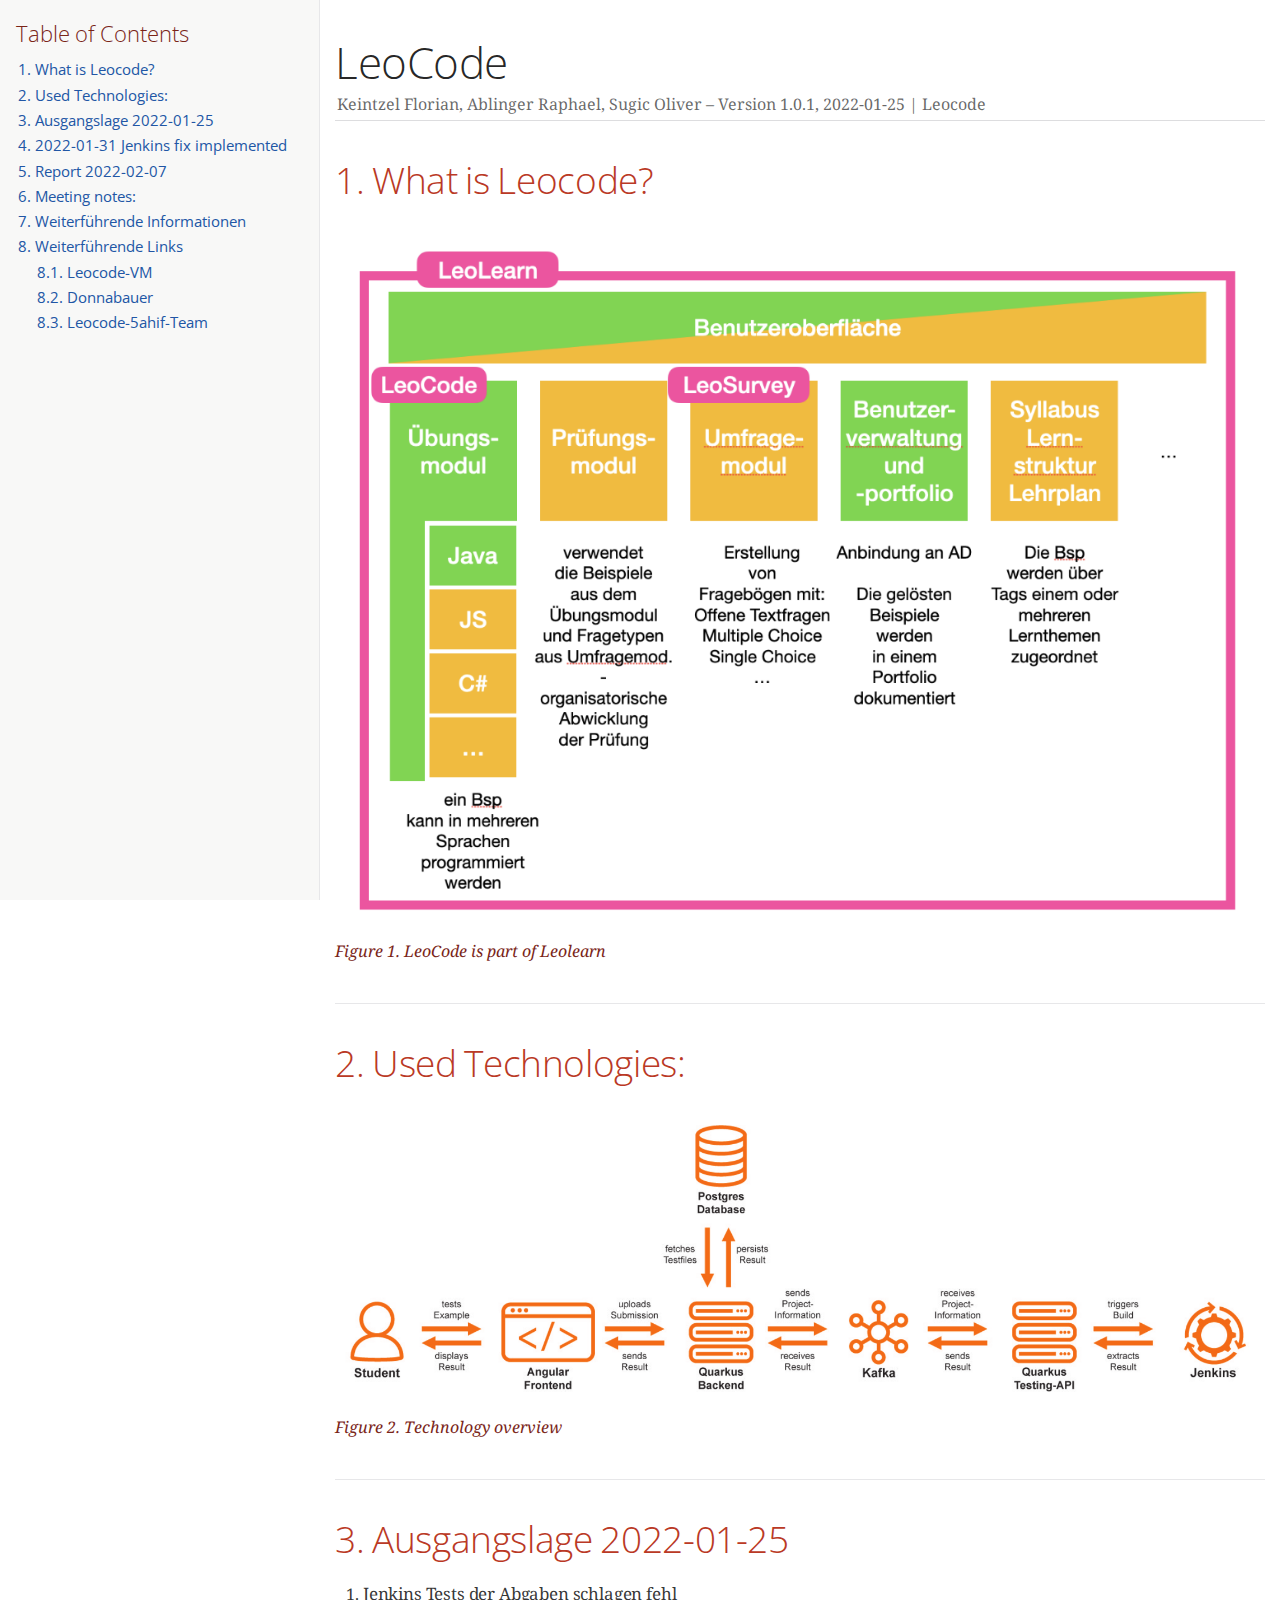
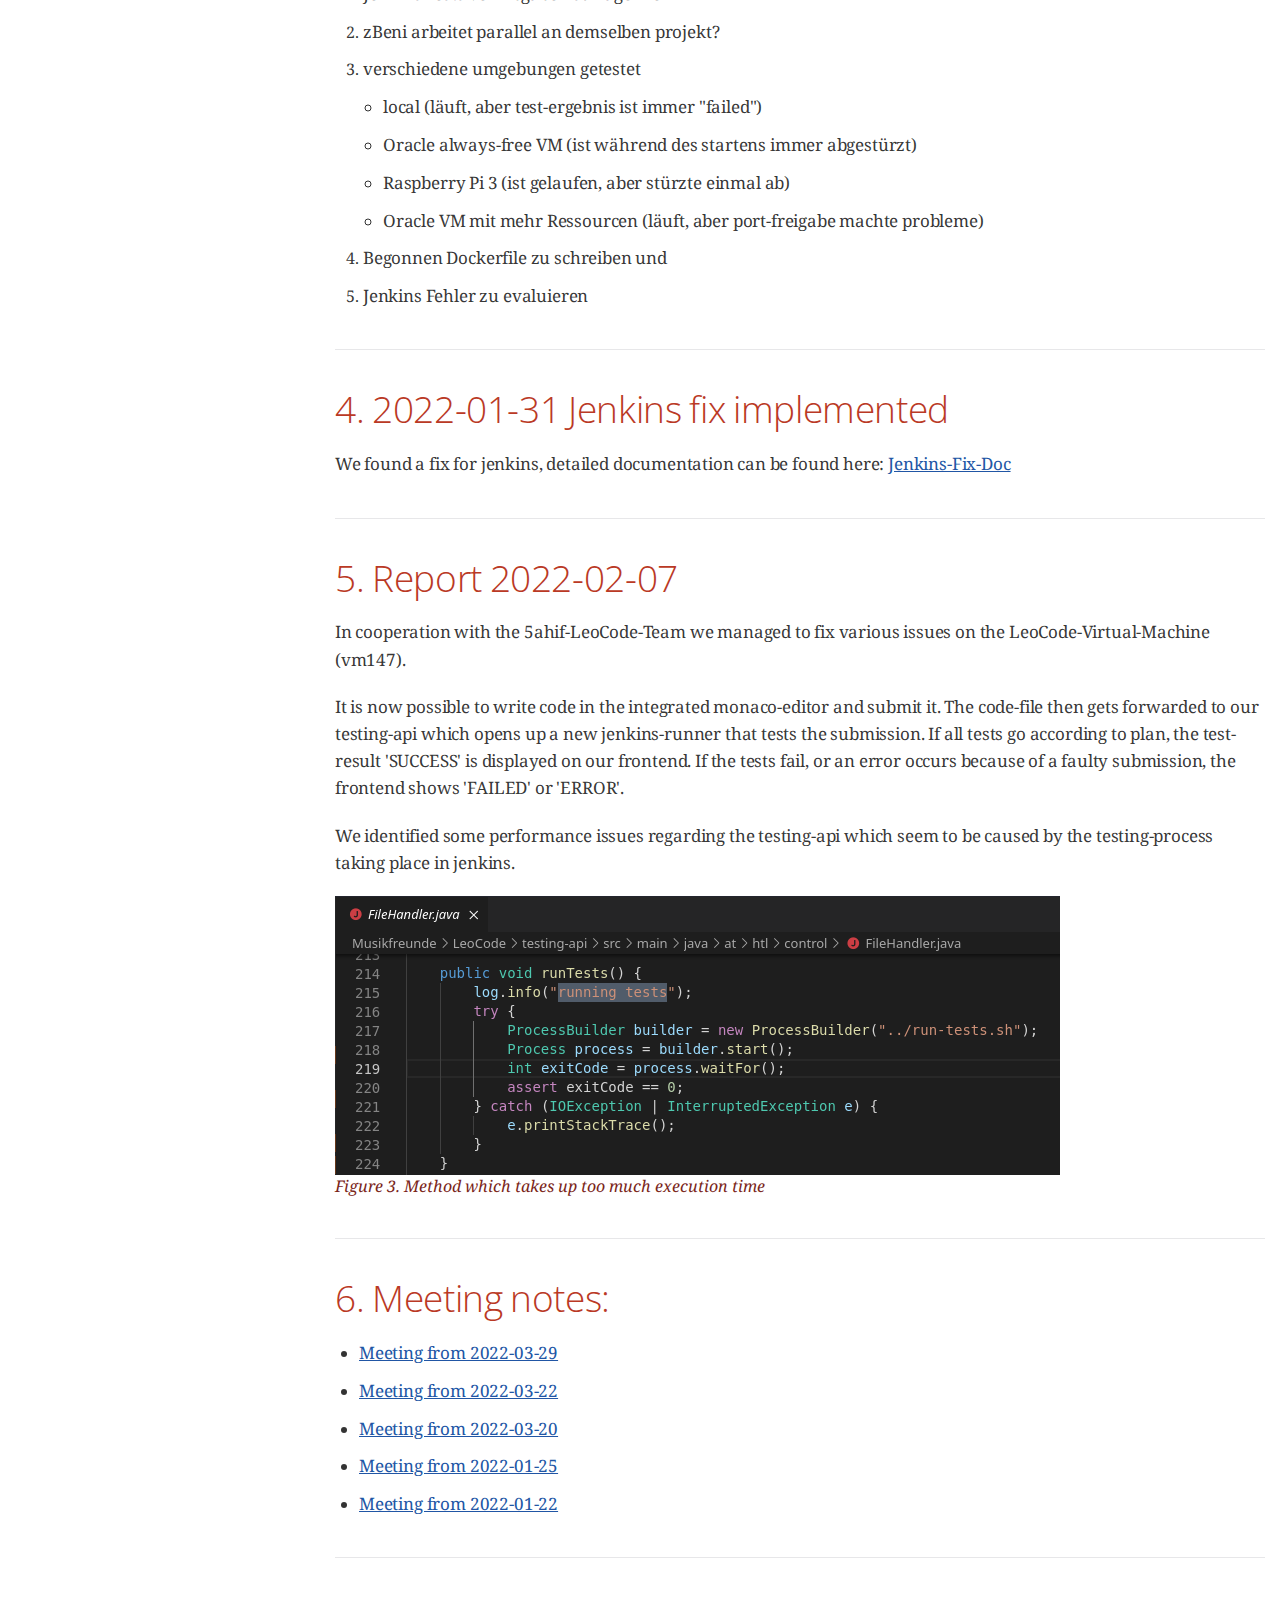
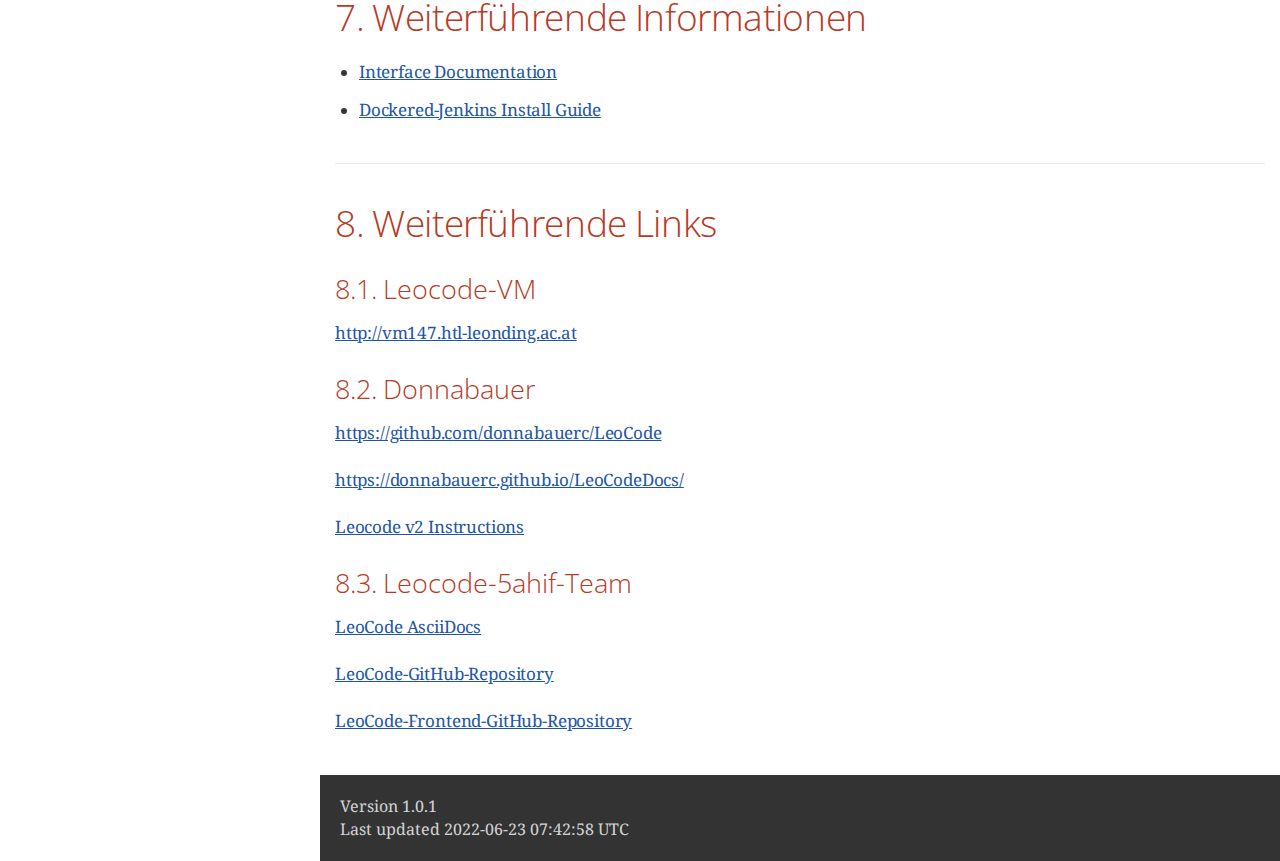
<file: index.html>
<!DOCTYPE html>
<html lang="en">
<head>
<meta charset="UTF-8">
<meta http-equiv="X-UA-Compatible" content="IE=edge">
<meta name="viewport" content="width=device-width, initial-scale=1.0">
<meta name="generator" content="Asciidoctor 2.0.17">
<meta name="author" content="Keintzel Florian, Ablinger Raphael, Sugic Oliver">
<link rel="icon" type="image/png" href="themes/favicon.png">
<title>LeoCode</title>
<link rel="stylesheet" href="https://fonts.googleapis.com/css?family=Open+Sans:300,300italic,400,400italic,600,600italic%7CNoto+Serif:400,400italic,700,700italic%7CDroid+Sans+Mono:400,700">
<style>
/*! Asciidoctor default stylesheet | MIT License | https://asciidoctor.org */
/* Uncomment the following line when using as a custom stylesheet */
/* @import "https://fonts.googleapis.com/css?family=Open+Sans:300,300italic,400,400italic,600,600italic%7CNoto+Serif:400,400italic,700,700italic%7CDroid+Sans+Mono:400,700"; */
html{font-family:sans-serif;-webkit-text-size-adjust:100%}
a{background:none}
a:focus{outline:thin dotted}
a:active,a:hover{outline:0}
h1{font-size:2em;margin:.67em 0}
b,strong{font-weight:bold}
abbr{font-size:.9em}
abbr[title]{cursor:help;border-bottom:1px dotted #dddddf;text-decoration:none}
dfn{font-style:italic}
hr{height:0}
mark{background:#ff0;color:#000}
code,kbd,pre,samp{font-family:monospace;font-size:1em}
pre{white-space:pre-wrap}
q{quotes:"\201C" "\201D" "\2018" "\2019"}
small{font-size:80%}
sub,sup{font-size:75%;line-height:0;position:relative;vertical-align:baseline}
sup{top:-.5em}
sub{bottom:-.25em}
img{border:0}
svg:not(:root){overflow:hidden}
figure{margin:0}
audio,video{display:inline-block}
audio:not([controls]){display:none;height:0}
fieldset{border:1px solid silver;margin:0 2px;padding:.35em .625em .75em}
legend{border:0;padding:0}
button,input,select,textarea{font-family:inherit;font-size:100%;margin:0}
button,input{line-height:normal}
button,select{text-transform:none}
button,html input[type=button],input[type=reset],input[type=submit]{-webkit-appearance:button;cursor:pointer}
button[disabled],html input[disabled]{cursor:default}
input[type=checkbox],input[type=radio]{padding:0}
button::-moz-focus-inner,input::-moz-focus-inner{border:0;padding:0}
textarea{overflow:auto;vertical-align:top}
table{border-collapse:collapse;border-spacing:0}
*,::before,::after{box-sizing:border-box}
html,body{font-size:100%}
body{background:#fff;color:rgba(0,0,0,.8);padding:0;margin:0;font-family:"Noto Serif","DejaVu Serif",serif;line-height:1;position:relative;cursor:auto;-moz-tab-size:4;-o-tab-size:4;tab-size:4;word-wrap:anywhere;-moz-osx-font-smoothing:grayscale;-webkit-font-smoothing:antialiased}
a:hover{cursor:pointer}
img,object,embed{max-width:100%;height:auto}
object,embed{height:100%}
img{-ms-interpolation-mode:bicubic}
.left{float:left!important}
.right{float:right!important}
.text-left{text-align:left!important}
.text-right{text-align:right!important}
.text-center{text-align:center!important}
.text-justify{text-align:justify!important}
.hide{display:none}
img,object,svg{display:inline-block;vertical-align:middle}
textarea{height:auto;min-height:50px}
select{width:100%}
.subheader,.admonitionblock td.content>.title,.audioblock>.title,.exampleblock>.title,.imageblock>.title,.listingblock>.title,.literalblock>.title,.stemblock>.title,.openblock>.title,.paragraph>.title,.quoteblock>.title,table.tableblock>.title,.verseblock>.title,.videoblock>.title,.dlist>.title,.olist>.title,.ulist>.title,.qlist>.title,.hdlist>.title{line-height:1.45;color:#7a2518;font-weight:400;margin-top:0;margin-bottom:.25em}
div,dl,dt,dd,ul,ol,li,h1,h2,h3,#toctitle,.sidebarblock>.content>.title,h4,h5,h6,pre,form,p,blockquote,th,td{margin:0;padding:0}
a{color:#2156a5;text-decoration:underline;line-height:inherit}
a:hover,a:focus{color:#1d4b8f}
a img{border:0}
p{line-height:1.6;margin-bottom:1.25em;text-rendering:optimizeLegibility}
p aside{font-size:.875em;line-height:1.35;font-style:italic}
h1,h2,h3,#toctitle,.sidebarblock>.content>.title,h4,h5,h6{font-family:"Open Sans","DejaVu Sans",sans-serif;font-weight:300;font-style:normal;color:#ba3925;text-rendering:optimizeLegibility;margin-top:1em;margin-bottom:.5em;line-height:1.0125em}
h1 small,h2 small,h3 small,#toctitle small,.sidebarblock>.content>.title small,h4 small,h5 small,h6 small{font-size:60%;color:#e99b8f;line-height:0}
h1{font-size:2.125em}
h2{font-size:1.6875em}
h3,#toctitle,.sidebarblock>.content>.title{font-size:1.375em}
h4,h5{font-size:1.125em}
h6{font-size:1em}
hr{border:solid #dddddf;border-width:1px 0 0;clear:both;margin:1.25em 0 1.1875em}
em,i{font-style:italic;line-height:inherit}
strong,b{font-weight:bold;line-height:inherit}
small{font-size:60%;line-height:inherit}
code{font-family:"Droid Sans Mono","DejaVu Sans Mono",monospace;font-weight:400;color:rgba(0,0,0,.9)}
ul,ol,dl{line-height:1.6;margin-bottom:1.25em;list-style-position:outside;font-family:inherit}
ul,ol{margin-left:1.5em}
ul li ul,ul li ol{margin-left:1.25em;margin-bottom:0}
ul.square li ul,ul.circle li ul,ul.disc li ul{list-style:inherit}
ul.square{list-style-type:square}
ul.circle{list-style-type:circle}
ul.disc{list-style-type:disc}
ol li ul,ol li ol{margin-left:1.25em;margin-bottom:0}
dl dt{margin-bottom:.3125em;font-weight:bold}
dl dd{margin-bottom:1.25em}
blockquote{margin:0 0 1.25em;padding:.5625em 1.25em 0 1.1875em;border-left:1px solid #ddd}
blockquote,blockquote p{line-height:1.6;color:rgba(0,0,0,.85)}
@media screen and (min-width:768px){h1,h2,h3,#toctitle,.sidebarblock>.content>.title,h4,h5,h6{line-height:1.2}
h1{font-size:2.75em}
h2{font-size:2.3125em}
h3,#toctitle,.sidebarblock>.content>.title{font-size:1.6875em}
h4{font-size:1.4375em}}
table{background:#fff;margin-bottom:1.25em;border:1px solid #dedede;word-wrap:normal}
table thead,table tfoot{background:#f7f8f7}
table thead tr th,table thead tr td,table tfoot tr th,table tfoot tr td{padding:.5em .625em .625em;font-size:inherit;color:rgba(0,0,0,.8);text-align:left}
table tr th,table tr td{padding:.5625em .625em;font-size:inherit;color:rgba(0,0,0,.8)}
table tr.even,table tr.alt{background:#f8f8f7}
table thead tr th,table tfoot tr th,table tbody tr td,table tr td,table tfoot tr td{line-height:1.6}
h1,h2,h3,#toctitle,.sidebarblock>.content>.title,h4,h5,h6{line-height:1.2;word-spacing:-.05em}
h1 strong,h2 strong,h3 strong,#toctitle strong,.sidebarblock>.content>.title strong,h4 strong,h5 strong,h6 strong{font-weight:400}
.center{margin-left:auto;margin-right:auto}
.stretch{width:100%}
.clearfix::before,.clearfix::after,.float-group::before,.float-group::after{content:" ";display:table}
.clearfix::after,.float-group::after{clear:both}
:not(pre).nobreak{word-wrap:normal}
:not(pre).nowrap{white-space:nowrap}
:not(pre).pre-wrap{white-space:pre-wrap}
:not(pre):not([class^=L])>code{font-size:.9375em;font-style:normal!important;letter-spacing:0;padding:.1em .5ex;word-spacing:-.15em;background:#f7f7f8;border-radius:4px;line-height:1.45;text-rendering:optimizeSpeed}
pre{color:rgba(0,0,0,.9);font-family:"Droid Sans Mono","DejaVu Sans Mono",monospace;line-height:1.45;text-rendering:optimizeSpeed}
pre code,pre pre{color:inherit;font-size:inherit;line-height:inherit}
pre>code{display:block}
pre.nowrap,pre.nowrap pre{white-space:pre;word-wrap:normal}
em em{font-style:normal}
strong strong{font-weight:400}
.keyseq{color:rgba(51,51,51,.8)}
kbd{font-family:"Droid Sans Mono","DejaVu Sans Mono",monospace;display:inline-block;color:rgba(0,0,0,.8);font-size:.65em;line-height:1.45;background:#f7f7f7;border:1px solid #ccc;border-radius:3px;box-shadow:0 1px 0 rgba(0,0,0,.2),inset 0 0 0 .1em #fff;margin:0 .15em;padding:.2em .5em;vertical-align:middle;position:relative;top:-.1em;white-space:nowrap}
.keyseq kbd:first-child{margin-left:0}
.keyseq kbd:last-child{margin-right:0}
.menuseq,.menuref{color:#000}
.menuseq b:not(.caret),.menuref{font-weight:inherit}
.menuseq{word-spacing:-.02em}
.menuseq b.caret{font-size:1.25em;line-height:.8}
.menuseq i.caret{font-weight:bold;text-align:center;width:.45em}
b.button::before,b.button::after{position:relative;top:-1px;font-weight:400}
b.button::before{content:"[";padding:0 3px 0 2px}
b.button::after{content:"]";padding:0 2px 0 3px}
p a>code:hover{color:rgba(0,0,0,.9)}
#header,#content,#footnotes,#footer{width:100%;margin:0 auto;max-width:62.5em;*zoom:1;position:relative;padding-left:.9375em;padding-right:.9375em}
#header::before,#header::after,#content::before,#content::after,#footnotes::before,#footnotes::after,#footer::before,#footer::after{content:" ";display:table}
#header::after,#content::after,#footnotes::after,#footer::after{clear:both}
#content{margin-top:1.25em}
#content::before{content:none}
#header>h1:first-child{color:rgba(0,0,0,.85);margin-top:2.25rem;margin-bottom:0}
#header>h1:first-child+#toc{margin-top:8px;border-top:1px solid #dddddf}
#header>h1:only-child,body.toc2 #header>h1:nth-last-child(2){border-bottom:1px solid #dddddf;padding-bottom:8px}
#header .details{border-bottom:1px solid #dddddf;line-height:1.45;padding-top:.25em;padding-bottom:.25em;padding-left:.25em;color:rgba(0,0,0,.6);display:flex;flex-flow:row wrap}
#header .details span:first-child{margin-left:-.125em}
#header .details span.email a{color:rgba(0,0,0,.85)}
#header .details br{display:none}
#header .details br+span::before{content:"\00a0\2013\00a0"}
#header .details br+span.author::before{content:"\00a0\22c5\00a0";color:rgba(0,0,0,.85)}
#header .details br+span#revremark::before{content:"\00a0|\00a0"}
#header #revnumber{text-transform:capitalize}
#header #revnumber::after{content:"\00a0"}
#content>h1:first-child:not([class]){color:rgba(0,0,0,.85);border-bottom:1px solid #dddddf;padding-bottom:8px;margin-top:0;padding-top:1rem;margin-bottom:1.25rem}
#toc{border-bottom:1px solid #e7e7e9;padding-bottom:.5em}
#toc>ul{margin-left:.125em}
#toc ul.sectlevel0>li>a{font-style:italic}
#toc ul.sectlevel0 ul.sectlevel1{margin:.5em 0}
#toc ul{font-family:"Open Sans","DejaVu Sans",sans-serif;list-style-type:none}
#toc li{line-height:1.3334;margin-top:.3334em}
#toc a{text-decoration:none}
#toc a:active{text-decoration:underline}
#toctitle{color:#7a2518;font-size:1.2em}
@media screen and (min-width:768px){#toctitle{font-size:1.375em}
body.toc2{padding-left:15em;padding-right:0}
#toc.toc2{margin-top:0!important;background:#f8f8f7;position:fixed;width:15em;left:0;top:0;border-right:1px solid #e7e7e9;border-top-width:0!important;border-bottom-width:0!important;z-index:1000;padding:1.25em 1em;height:100%;overflow:auto}
#toc.toc2 #toctitle{margin-top:0;margin-bottom:.8rem;font-size:1.2em}
#toc.toc2>ul{font-size:.9em;margin-bottom:0}
#toc.toc2 ul ul{margin-left:0;padding-left:1em}
#toc.toc2 ul.sectlevel0 ul.sectlevel1{padding-left:0;margin-top:.5em;margin-bottom:.5em}
body.toc2.toc-right{padding-left:0;padding-right:15em}
body.toc2.toc-right #toc.toc2{border-right-width:0;border-left:1px solid #e7e7e9;left:auto;right:0}}
@media screen and (min-width:1280px){body.toc2{padding-left:20em;padding-right:0}
#toc.toc2{width:20em}
#toc.toc2 #toctitle{font-size:1.375em}
#toc.toc2>ul{font-size:.95em}
#toc.toc2 ul ul{padding-left:1.25em}
body.toc2.toc-right{padding-left:0;padding-right:20em}}
#content #toc{border:1px solid #e0e0dc;margin-bottom:1.25em;padding:1.25em;background:#f8f8f7;border-radius:4px}
#content #toc>:first-child{margin-top:0}
#content #toc>:last-child{margin-bottom:0}
#footer{max-width:none;background:rgba(0,0,0,.8);padding:1.25em}
#footer-text{color:hsla(0,0%,100%,.8);line-height:1.44}
#content{margin-bottom:.625em}
.sect1{padding-bottom:.625em}
@media screen and (min-width:768px){#content{margin-bottom:1.25em}
.sect1{padding-bottom:1.25em}}
.sect1:last-child{padding-bottom:0}
.sect1+.sect1{border-top:1px solid #e7e7e9}
#content h1>a.anchor,h2>a.anchor,h3>a.anchor,#toctitle>a.anchor,.sidebarblock>.content>.title>a.anchor,h4>a.anchor,h5>a.anchor,h6>a.anchor{position:absolute;z-index:1001;width:1.5ex;margin-left:-1.5ex;display:block;text-decoration:none!important;visibility:hidden;text-align:center;font-weight:400}
#content h1>a.anchor::before,h2>a.anchor::before,h3>a.anchor::before,#toctitle>a.anchor::before,.sidebarblock>.content>.title>a.anchor::before,h4>a.anchor::before,h5>a.anchor::before,h6>a.anchor::before{content:"\00A7";font-size:.85em;display:block;padding-top:.1em}
#content h1:hover>a.anchor,#content h1>a.anchor:hover,h2:hover>a.anchor,h2>a.anchor:hover,h3:hover>a.anchor,#toctitle:hover>a.anchor,.sidebarblock>.content>.title:hover>a.anchor,h3>a.anchor:hover,#toctitle>a.anchor:hover,.sidebarblock>.content>.title>a.anchor:hover,h4:hover>a.anchor,h4>a.anchor:hover,h5:hover>a.anchor,h5>a.anchor:hover,h6:hover>a.anchor,h6>a.anchor:hover{visibility:visible}
#content h1>a.link,h2>a.link,h3>a.link,#toctitle>a.link,.sidebarblock>.content>.title>a.link,h4>a.link,h5>a.link,h6>a.link{color:#ba3925;text-decoration:none}
#content h1>a.link:hover,h2>a.link:hover,h3>a.link:hover,#toctitle>a.link:hover,.sidebarblock>.content>.title>a.link:hover,h4>a.link:hover,h5>a.link:hover,h6>a.link:hover{color:#a53221}
details,.audioblock,.imageblock,.literalblock,.listingblock,.stemblock,.videoblock{margin-bottom:1.25em}
details{margin-left:1.25rem}
details>summary{cursor:pointer;display:block;position:relative;line-height:1.6;margin-bottom:.625rem;outline:none;-webkit-tap-highlight-color:transparent}
details>summary::-webkit-details-marker{display:none}
details>summary::before{content:"";border:solid transparent;border-left:solid;border-width:.3em 0 .3em .5em;position:absolute;top:.5em;left:-1.25rem;transform:translateX(15%)}
details[open]>summary::before{border:solid transparent;border-top:solid;border-width:.5em .3em 0;transform:translateY(15%)}
details>summary::after{content:"";width:1.25rem;height:1em;position:absolute;top:.3em;left:-1.25rem}
.admonitionblock td.content>.title,.audioblock>.title,.exampleblock>.title,.imageblock>.title,.listingblock>.title,.literalblock>.title,.stemblock>.title,.openblock>.title,.paragraph>.title,.quoteblock>.title,table.tableblock>.title,.verseblock>.title,.videoblock>.title,.dlist>.title,.olist>.title,.ulist>.title,.qlist>.title,.hdlist>.title{text-rendering:optimizeLegibility;text-align:left;font-family:"Noto Serif","DejaVu Serif",serif;font-size:1rem;font-style:italic}
table.tableblock.fit-content>caption.title{white-space:nowrap;width:0}
.paragraph.lead>p,#preamble>.sectionbody>[class=paragraph]:first-of-type p{font-size:1.21875em;line-height:1.6;color:rgba(0,0,0,.85)}
.admonitionblock>table{border-collapse:separate;border:0;background:none;width:100%}
.admonitionblock>table td.icon{text-align:center;width:80px}
.admonitionblock>table td.icon img{max-width:none}
.admonitionblock>table td.icon .title{font-weight:bold;font-family:"Open Sans","DejaVu Sans",sans-serif;text-transform:uppercase}
.admonitionblock>table td.content{padding-left:1.125em;padding-right:1.25em;border-left:1px solid #dddddf;color:rgba(0,0,0,.6);word-wrap:anywhere}
.admonitionblock>table td.content>:last-child>:last-child{margin-bottom:0}
.exampleblock>.content{border:1px solid #e6e6e6;margin-bottom:1.25em;padding:1.25em;background:#fff;border-radius:4px}
.exampleblock>.content>:first-child{margin-top:0}
.exampleblock>.content>:last-child{margin-bottom:0}
.sidebarblock{border:1px solid #dbdbd6;margin-bottom:1.25em;padding:1.25em;background:#f3f3f2;border-radius:4px}
.sidebarblock>:first-child{margin-top:0}
.sidebarblock>:last-child{margin-bottom:0}
.sidebarblock>.content>.title{color:#7a2518;margin-top:0;text-align:center}
.exampleblock>.content>:last-child>:last-child,.exampleblock>.content .olist>ol>li:last-child>:last-child,.exampleblock>.content .ulist>ul>li:last-child>:last-child,.exampleblock>.content .qlist>ol>li:last-child>:last-child,.sidebarblock>.content>:last-child>:last-child,.sidebarblock>.content .olist>ol>li:last-child>:last-child,.sidebarblock>.content .ulist>ul>li:last-child>:last-child,.sidebarblock>.content .qlist>ol>li:last-child>:last-child{margin-bottom:0}
.literalblock pre,.listingblock>.content>pre{border-radius:4px;overflow-x:auto;padding:1em;font-size:.8125em}
@media screen and (min-width:768px){.literalblock pre,.listingblock>.content>pre{font-size:.90625em}}
@media screen and (min-width:1280px){.literalblock pre,.listingblock>.content>pre{font-size:1em}}
.literalblock pre,.listingblock>.content>pre:not(.highlight),.listingblock>.content>pre[class=highlight],.listingblock>.content>pre[class^="highlight "]{background:#f7f7f8}
.literalblock.output pre{color:#f7f7f8;background:rgba(0,0,0,.9)}
.listingblock>.content{position:relative}
.listingblock code[data-lang]::before{display:none;content:attr(data-lang);position:absolute;font-size:.75em;top:.425rem;right:.5rem;line-height:1;text-transform:uppercase;color:inherit;opacity:.5}
.listingblock:hover code[data-lang]::before{display:block}
.listingblock.terminal pre .command::before{content:attr(data-prompt);padding-right:.5em;color:inherit;opacity:.5}
.listingblock.terminal pre .command:not([data-prompt])::before{content:"$"}
.listingblock pre.highlightjs{padding:0}
.listingblock pre.highlightjs>code{padding:1em;border-radius:4px}
.listingblock pre.prettyprint{border-width:0}
.prettyprint{background:#f7f7f8}
pre.prettyprint .linenums{line-height:1.45;margin-left:2em}
pre.prettyprint li{background:none;list-style-type:inherit;padding-left:0}
pre.prettyprint li code[data-lang]::before{opacity:1}
pre.prettyprint li:not(:first-child) code[data-lang]::before{display:none}
table.linenotable{border-collapse:separate;border:0;margin-bottom:0;background:none}
table.linenotable td[class]{color:inherit;vertical-align:top;padding:0;line-height:inherit;white-space:normal}
table.linenotable td.code{padding-left:.75em}
table.linenotable td.linenos,pre.pygments .linenos{border-right:1px solid;opacity:.35;padding-right:.5em;-webkit-user-select:none;-moz-user-select:none;-ms-user-select:none;user-select:none}
pre.pygments span.linenos{display:inline-block;margin-right:.75em}
.quoteblock{margin:0 1em 1.25em 1.5em;display:table}
.quoteblock:not(.excerpt)>.title{margin-left:-1.5em;margin-bottom:.75em}
.quoteblock blockquote,.quoteblock p{color:rgba(0,0,0,.85);font-size:1.15rem;line-height:1.75;word-spacing:.1em;letter-spacing:0;font-style:italic;text-align:justify}
.quoteblock blockquote{margin:0;padding:0;border:0}
.quoteblock blockquote::before{content:"\201c";float:left;font-size:2.75em;font-weight:bold;line-height:.6em;margin-left:-.6em;color:#7a2518;text-shadow:0 1px 2px rgba(0,0,0,.1)}
.quoteblock blockquote>.paragraph:last-child p{margin-bottom:0}
.quoteblock .attribution{margin-top:.75em;margin-right:.5ex;text-align:right}
.verseblock{margin:0 1em 1.25em}
.verseblock pre{font-family:"Open Sans","DejaVu Sans",sans-serif;font-size:1.15rem;color:rgba(0,0,0,.85);font-weight:300;text-rendering:optimizeLegibility}
.verseblock pre strong{font-weight:400}
.verseblock .attribution{margin-top:1.25rem;margin-left:.5ex}
.quoteblock .attribution,.verseblock .attribution{font-size:.9375em;line-height:1.45;font-style:italic}
.quoteblock .attribution br,.verseblock .attribution br{display:none}
.quoteblock .attribution cite,.verseblock .attribution cite{display:block;letter-spacing:-.025em;color:rgba(0,0,0,.6)}
.quoteblock.abstract blockquote::before,.quoteblock.excerpt blockquote::before,.quoteblock .quoteblock blockquote::before{display:none}
.quoteblock.abstract blockquote,.quoteblock.abstract p,.quoteblock.excerpt blockquote,.quoteblock.excerpt p,.quoteblock .quoteblock blockquote,.quoteblock .quoteblock p{line-height:1.6;word-spacing:0}
.quoteblock.abstract{margin:0 1em 1.25em;display:block}
.quoteblock.abstract>.title{margin:0 0 .375em;font-size:1.15em;text-align:center}
.quoteblock.excerpt>blockquote,.quoteblock .quoteblock{padding:0 0 .25em 1em;border-left:.25em solid #dddddf}
.quoteblock.excerpt,.quoteblock .quoteblock{margin-left:0}
.quoteblock.excerpt blockquote,.quoteblock.excerpt p,.quoteblock .quoteblock blockquote,.quoteblock .quoteblock p{color:inherit;font-size:1.0625rem}
.quoteblock.excerpt .attribution,.quoteblock .quoteblock .attribution{color:inherit;font-size:.85rem;text-align:left;margin-right:0}
p.tableblock:last-child{margin-bottom:0}
td.tableblock>.content{margin-bottom:1.25em;word-wrap:anywhere}
td.tableblock>.content>:last-child{margin-bottom:-1.25em}
table.tableblock,th.tableblock,td.tableblock{border:0 solid #dedede}
table.grid-all>*>tr>*{border-width:1px}
table.grid-cols>*>tr>*{border-width:0 1px}
table.grid-rows>*>tr>*{border-width:1px 0}
table.frame-all{border-width:1px}
table.frame-ends{border-width:1px 0}
table.frame-sides{border-width:0 1px}
table.frame-none>colgroup+*>:first-child>*,table.frame-sides>colgroup+*>:first-child>*{border-top-width:0}
table.frame-none>:last-child>:last-child>*,table.frame-sides>:last-child>:last-child>*{border-bottom-width:0}
table.frame-none>*>tr>:first-child,table.frame-ends>*>tr>:first-child{border-left-width:0}
table.frame-none>*>tr>:last-child,table.frame-ends>*>tr>:last-child{border-right-width:0}
table.stripes-all>*>tr,table.stripes-odd>*>tr:nth-of-type(odd),table.stripes-even>*>tr:nth-of-type(even),table.stripes-hover>*>tr:hover{background:#f8f8f7}
th.halign-left,td.halign-left{text-align:left}
th.halign-right,td.halign-right{text-align:right}
th.halign-center,td.halign-center{text-align:center}
th.valign-top,td.valign-top{vertical-align:top}
th.valign-bottom,td.valign-bottom{vertical-align:bottom}
th.valign-middle,td.valign-middle{vertical-align:middle}
table thead th,table tfoot th{font-weight:bold}
tbody tr th{background:#f7f8f7}
tbody tr th,tbody tr th p,tfoot tr th,tfoot tr th p{color:rgba(0,0,0,.8);font-weight:bold}
p.tableblock>code:only-child{background:none;padding:0}
p.tableblock{font-size:1em}
ol{margin-left:1.75em}
ul li ol{margin-left:1.5em}
dl dd{margin-left:1.125em}
dl dd:last-child,dl dd:last-child>:last-child{margin-bottom:0}
li p,ul dd,ol dd,.olist .olist,.ulist .ulist,.ulist .olist,.olist .ulist{margin-bottom:.625em}
ul.checklist,ul.none,ol.none,ul.no-bullet,ol.no-bullet,ol.unnumbered,ul.unstyled,ol.unstyled{list-style-type:none}
ul.no-bullet,ol.no-bullet,ol.unnumbered{margin-left:.625em}
ul.unstyled,ol.unstyled{margin-left:0}
li>p:empty:only-child::before{content:"";display:inline-block}
ul.checklist>li>p:first-child{margin-left:-1em}
ul.checklist>li>p:first-child>.fa-square-o:first-child,ul.checklist>li>p:first-child>.fa-check-square-o:first-child{width:1.25em;font-size:.8em;position:relative;bottom:.125em}
ul.checklist>li>p:first-child>input[type=checkbox]:first-child{margin-right:.25em}
ul.inline{display:flex;flex-flow:row wrap;list-style:none;margin:0 0 .625em -1.25em}
ul.inline>li{margin-left:1.25em}
.unstyled dl dt{font-weight:400;font-style:normal}
ol.arabic{list-style-type:decimal}
ol.decimal{list-style-type:decimal-leading-zero}
ol.loweralpha{list-style-type:lower-alpha}
ol.upperalpha{list-style-type:upper-alpha}
ol.lowerroman{list-style-type:lower-roman}
ol.upperroman{list-style-type:upper-roman}
ol.lowergreek{list-style-type:lower-greek}
.hdlist>table,.colist>table{border:0;background:none}
.hdlist>table>tbody>tr,.colist>table>tbody>tr{background:none}
td.hdlist1,td.hdlist2{vertical-align:top;padding:0 .625em}
td.hdlist1{font-weight:bold;padding-bottom:1.25em}
td.hdlist2{word-wrap:anywhere}
.literalblock+.colist,.listingblock+.colist{margin-top:-.5em}
.colist td:not([class]):first-child{padding:.4em .75em 0;line-height:1;vertical-align:top}
.colist td:not([class]):first-child img{max-width:none}
.colist td:not([class]):last-child{padding:.25em 0}
.thumb,.th{line-height:0;display:inline-block;border:4px solid #fff;box-shadow:0 0 0 1px #ddd}
.imageblock.left{margin:.25em .625em 1.25em 0}
.imageblock.right{margin:.25em 0 1.25em .625em}
.imageblock>.title{margin-bottom:0}
.imageblock.thumb,.imageblock.th{border-width:6px}
.imageblock.thumb>.title,.imageblock.th>.title{padding:0 .125em}
.image.left,.image.right{margin-top:.25em;margin-bottom:.25em;display:inline-block;line-height:0}
.image.left{margin-right:.625em}
.image.right{margin-left:.625em}
a.image{text-decoration:none;display:inline-block}
a.image object{pointer-events:none}
sup.footnote,sup.footnoteref{font-size:.875em;position:static;vertical-align:super}
sup.footnote a,sup.footnoteref a{text-decoration:none}
sup.footnote a:active,sup.footnoteref a:active{text-decoration:underline}
#footnotes{padding-top:.75em;padding-bottom:.75em;margin-bottom:.625em}
#footnotes hr{width:20%;min-width:6.25em;margin:-.25em 0 .75em;border-width:1px 0 0}
#footnotes .footnote{padding:0 .375em 0 .225em;line-height:1.3334;font-size:.875em;margin-left:1.2em;margin-bottom:.2em}
#footnotes .footnote a:first-of-type{font-weight:bold;text-decoration:none;margin-left:-1.05em}
#footnotes .footnote:last-of-type{margin-bottom:0}
#content #footnotes{margin-top:-.625em;margin-bottom:0;padding:.75em 0}
div.unbreakable{page-break-inside:avoid}
.big{font-size:larger}
.small{font-size:smaller}
.underline{text-decoration:underline}
.overline{text-decoration:overline}
.line-through{text-decoration:line-through}
.aqua{color:#00bfbf}
.aqua-background{background:#00fafa}
.black{color:#000}
.black-background{background:#000}
.blue{color:#0000bf}
.blue-background{background:#0000fa}
.fuchsia{color:#bf00bf}
.fuchsia-background{background:#fa00fa}
.gray{color:#606060}
.gray-background{background:#7d7d7d}
.green{color:#006000}
.green-background{background:#007d00}
.lime{color:#00bf00}
.lime-background{background:#00fa00}
.maroon{color:#600000}
.maroon-background{background:#7d0000}
.navy{color:#000060}
.navy-background{background:#00007d}
.olive{color:#606000}
.olive-background{background:#7d7d00}
.purple{color:#600060}
.purple-background{background:#7d007d}
.red{color:#bf0000}
.red-background{background:#fa0000}
.silver{color:#909090}
.silver-background{background:#bcbcbc}
.teal{color:#006060}
.teal-background{background:#007d7d}
.white{color:#bfbfbf}
.white-background{background:#fafafa}
.yellow{color:#bfbf00}
.yellow-background{background:#fafa00}
span.icon>.fa{cursor:default}
a span.icon>.fa{cursor:inherit}
.admonitionblock td.icon [class^="fa icon-"]{font-size:2.5em;text-shadow:1px 1px 2px rgba(0,0,0,.5);cursor:default}
.admonitionblock td.icon .icon-note::before{content:"\f05a";color:#19407c}
.admonitionblock td.icon .icon-tip::before{content:"\f0eb";text-shadow:1px 1px 2px rgba(155,155,0,.8);color:#111}
.admonitionblock td.icon .icon-warning::before{content:"\f071";color:#bf6900}
.admonitionblock td.icon .icon-caution::before{content:"\f06d";color:#bf3400}
.admonitionblock td.icon .icon-important::before{content:"\f06a";color:#bf0000}
.conum[data-value]{display:inline-block;color:#fff!important;background:rgba(0,0,0,.8);border-radius:50%;text-align:center;font-size:.75em;width:1.67em;height:1.67em;line-height:1.67em;font-family:"Open Sans","DejaVu Sans",sans-serif;font-style:normal;font-weight:bold}
.conum[data-value] *{color:#fff!important}
.conum[data-value]+b{display:none}
.conum[data-value]::after{content:attr(data-value)}
pre .conum[data-value]{position:relative;top:-.125em}
b.conum *{color:inherit!important}
.conum:not([data-value]):empty{display:none}
dt,th.tableblock,td.content,div.footnote{text-rendering:optimizeLegibility}
h1,h2,p,td.content,span.alt,summary{letter-spacing:-.01em}
p strong,td.content strong,div.footnote strong{letter-spacing:-.005em}
p,blockquote,dt,td.content,span.alt,summary{font-size:1.0625rem}
p{margin-bottom:1.25rem}
.sidebarblock p,.sidebarblock dt,.sidebarblock td.content,p.tableblock{font-size:1em}
.exampleblock>.content{background:#fffef7;border-color:#e0e0dc;box-shadow:0 1px 4px #e0e0dc}
.print-only{display:none!important}
@page{margin:1.25cm .75cm}
@media print{*{box-shadow:none!important;text-shadow:none!important}
html{font-size:80%}
a{color:inherit!important;text-decoration:underline!important}
a.bare,a[href^="#"],a[href^="mailto:"]{text-decoration:none!important}
a[href^="http:"]:not(.bare)::after,a[href^="https:"]:not(.bare)::after{content:"(" attr(href) ")";display:inline-block;font-size:.875em;padding-left:.25em}
abbr[title]{border-bottom:1px dotted}
abbr[title]::after{content:" (" attr(title) ")"}
pre,blockquote,tr,img,object,svg{page-break-inside:avoid}
thead{display:table-header-group}
svg{max-width:100%}
p,blockquote,dt,td.content{font-size:1em;orphans:3;widows:3}
h2,h3,#toctitle,.sidebarblock>.content>.title{page-break-after:avoid}
#header,#content,#footnotes,#footer{max-width:none}
#toc,.sidebarblock,.exampleblock>.content{background:none!important}
#toc{border-bottom:1px solid #dddddf!important;padding-bottom:0!important}
body.book #header{text-align:center}
body.book #header>h1:first-child{border:0!important;margin:2.5em 0 1em}
body.book #header .details{border:0!important;display:block;padding:0!important}
body.book #header .details span:first-child{margin-left:0!important}
body.book #header .details br{display:block}
body.book #header .details br+span::before{content:none!important}
body.book #toc{border:0!important;text-align:left!important;padding:0!important;margin:0!important}
body.book #toc,body.book #preamble,body.book h1.sect0,body.book .sect1>h2{page-break-before:always}
.listingblock code[data-lang]::before{display:block}
#footer{padding:0 .9375em}
.hide-on-print{display:none!important}
.print-only{display:block!important}
.hide-for-print{display:none!important}
.show-for-print{display:inherit!important}}
@media amzn-kf8,print{#header>h1:first-child{margin-top:1.25rem}
.sect1{padding:0!important}
.sect1+.sect1{border:0}
#footer{background:none}
#footer-text{color:rgba(0,0,0,.6);font-size:.9em}}
@media amzn-kf8{#header,#content,#footnotes,#footer{padding:0}}
</style>
<link rel="stylesheet" href="https://cdnjs.cloudflare.com/ajax/libs/font-awesome/4.7.0/css/font-awesome.min.css">
<style>
pre.rouge .hll {
  background-color: #ffc;
}
pre.rouge .hll * {
  background-color: initial;
}
</style>
</head>
<body class="article toc2 toc-left">
<div id="header">
<h1>LeoCode</h1>
<div class="details">
<span id="author" class="author">Keintzel Florian, Ablinger Raphael, Sugic Oliver</span><br>
<span id="revnumber">version 1.0.1,</span>
<span id="revdate">2022-01-25</span>
<br><span id="revremark">Leocode</span>
</div>
<div id="toc" class="toc2">
<div id="toctitle">Table of Contents</div>
<ul class="sectlevel1">
<li><a href="#_what_is_leocode">1. What is Leocode?</a></li>
<li><a href="#_used_technologies">2. Used Technologies:</a></li>
<li><a href="#_ausgangslage_2022_01_25">3. Ausgangslage 2022-01-25</a></li>
<li><a href="#_2022_01_31_jenkins_fix_implemented">4. 2022-01-31 Jenkins fix implemented</a></li>
<li><a href="#_report_2022_02_07">5. Report 2022-02-07</a></li>
<li><a href="#_meeting_notes">6. Meeting notes:</a></li>
<li><a href="#_weiterführende_informationen">7. Weiterführende Informationen</a></li>
<li><a href="#_weiterführende_links">8. Weiterführende Links</a>
<ul class="sectlevel2">
<li><a href="#_leocode_vm">8.1. Leocode-VM</a></li>
<li><a href="#_donnabauer">8.2. Donnabauer</a></li>
<li><a href="#_leocode_5ahif_team">8.3. Leocode-5ahif-Team</a></li>
</ul>
</li>
</ul>
</div>
</div>
<div id="content">
<div class="sect1">
<h2 id="_what_is_leocode"><a class="anchor" href="#_what_is_leocode"></a>1. What is Leocode?</h2>
<div class="sectionbody">
<div class="imageblock">
<div class="content">
<img src="images/leolearn-modules.png" alt="leolearn modules">
</div>
<div class="title">Figure 1. LeoCode is part of Leolearn</div>
</div>
</div>
</div>
<div class="sect1">
<h2 id="_used_technologies"><a class="anchor" href="#_used_technologies"></a>2. Used Technologies:</h2>
<div class="sectionbody">
<div class="imageblock">
<div class="content">
<img src="images/technology-overview.png" alt="technology overview">
</div>
<div class="title">Figure 2. Technology overview</div>
</div>
</div>
</div>
<div class="sect1">
<h2 id="_ausgangslage_2022_01_25"><a class="anchor" href="#_ausgangslage_2022_01_25"></a>3. Ausgangslage 2022-01-25</h2>
<div class="sectionbody">
<div class="olist arabic">
<ol class="arabic">
<li>
<p>Jenkins Tests der Abgaben schlagen fehl</p>
</li>
<li>
<p>zBeni arbeitet parallel an demselben projekt?</p>
</li>
<li>
<p>verschiedene umgebungen getestet</p>
<div class="ulist">
<ul>
<li>
<p>local (läuft, aber test-ergebnis ist immer "failed")</p>
</li>
<li>
<p>Oracle always-free VM (ist während des startens immer abgestürzt)</p>
</li>
<li>
<p>Raspberry Pi 3 (ist gelaufen, aber stürzte einmal ab)</p>
</li>
<li>
<p>Oracle VM mit mehr Ressourcen (läuft, aber port-freigabe machte probleme)</p>
</li>
</ul>
</div>
</li>
<li>
<p>Begonnen Dockerfile zu schreiben und</p>
</li>
<li>
<p>Jenkins Fehler zu evaluieren</p>
</li>
</ol>
</div>
</div>
</div>
<div class="sect1">
<h2 id="_2022_01_31_jenkins_fix_implemented"><a class="anchor" href="#_2022_01_31_jenkins_fix_implemented"></a>4. 2022-01-31 Jenkins fix implemented</h2>
<div class="sectionbody">
<div class="paragraph">
<p>We found a fix for jenkins, detailed documentation can be found here:
<a href="jenkins-fix.html#_issue">Jenkins-Fix-Doc</a></p>
</div>
</div>
</div>
<div class="sect1">
<h2 id="_report_2022_02_07"><a class="anchor" href="#_report_2022_02_07"></a>5. Report 2022-02-07</h2>
<div class="sectionbody">
<div class="paragraph">
<p>In cooperation with the 5ahif-LeoCode-Team we managed to
fix various issues on the LeoCode-Virtual-Machine (vm147).</p>
</div>
<div class="paragraph">
<p>It is now possible to write code in the integrated monaco-editor and submit it. The code-file then gets forwarded to our testing-api which opens up a new jenkins-runner that tests the submission. If all tests go according to plan, the test-result 'SUCCESS' is displayed on our frontend. If the tests fail, or an error occurs because of a faulty submission, the frontend shows 'FAILED' or 'ERROR'.</p>
</div>
<div class="paragraph">
<p>We identified some performance issues regarding the testing-api which seem to be caused by the testing-process taking place in jenkins.</p>
</div>
<div class="imageblock">
<div class="content">
<img src="images/testing-api-bottleneck.png" alt="testing api bottleneck">
</div>
<div class="title">Figure 3. Method which takes up too much execution time</div>
</div>
</div>
</div>
<div class="sect1">
<h2 id="_meeting_notes"><a class="anchor" href="#_meeting_notes"></a>6. Meeting notes:</h2>
<div class="sectionbody">
<div class="ulist">
<ul>
<li>
<p><a href="2022-03-29-minutes-of-meeting.html">Meeting from 2022-03-29</a></p>
</li>
<li>
<p><a href="2022-03-22-minutes-of-meeting.html">Meeting from 2022-03-22</a></p>
</li>
<li>
<p><a href="2022-03-20-minutes-of-meeting.html">Meeting from 2022-03-20</a></p>
</li>
<li>
<p><a href="2022-01-25-minutes-of-meeting.html">Meeting from  2022-01-25</a></p>
</li>
<li>
<p><a href="2022-01-22-minutes-of-meeting.html">Meeting from 2022-01-22</a></p>
</li>
</ul>
</div>
</div>
</div>
<div class="sect1">
<h2 id="_weiterführende_informationen"><a class="anchor" href="#_weiterführende_informationen"></a>7. Weiterführende Informationen</h2>
<div class="sectionbody">
<div class="ulist">
<ul>
<li>
<p><a href="interface-documentation.html">Interface Documentation</a></p>
</li>
<li>
<p><a href="jenkins-install-guide.html">Dockered-Jenkins Install Guide</a></p>
</li>
</ul>
</div>
</div>
</div>
<div class="sect1">
<h2 id="_weiterführende_links"><a class="anchor" href="#_weiterführende_links"></a>8. Weiterführende Links</h2>
<div class="sectionbody">
<div class="sect2">
<h3 id="_leocode_vm"><a class="anchor" href="#_leocode_vm"></a>8.1. Leocode-VM</h3>
<div class="paragraph">
<p><a href="http://vm147.htl-leonding.ac.at" class="bare">http://vm147.htl-leonding.ac.at</a></p>
</div>
</div>
<div class="sect2">
<h3 id="_donnabauer"><a class="anchor" href="#_donnabauer"></a>8.2. Donnabauer</h3>
<div class="paragraph">
<p><a href="https://github.com/donnabauerc/LeoCode" class="bare">https://github.com/donnabauerc/LeoCode</a></p>
</div>
<div class="paragraph">
<p><a href="https://donnabauerc.github.io/LeoCodeDocs/" class="bare">https://donnabauerc.github.io/LeoCodeDocs/</a></p>
</div>
<div class="paragraph">
<p><a href="https://donnabauerc.github.io/LeoCodeDocs/instructions">Leocode v2 Instructions</a></p>
</div>
</div>
<div class="sect2">
<h3 id="_leocode_5ahif_team"><a class="anchor" href="#_leocode_5ahif_team"></a>8.3. Leocode-5ahif-Team</h3>
<div class="paragraph">
<p><a href="https://htl-leonding-project.github.io/leo-code/">LeoCode AsciiDocs</a></p>
</div>
<div class="paragraph">
<p><a href="https://github.com/Musikfreunde/LeoCode">LeoCode-GitHub-Repository</a></p>
</div>
<div class="paragraph">
<p><a href="https://github.com/Musikfreunde/leo-code-frontend">LeoCode-Frontend-GitHub-Repository</a></p>
</div>
</div>
</div>
</div>
</div>
<div id="footer">
<div id="footer-text">
Version 1.0.1<br>
Last updated 2022-06-23 07:42:58 UTC
</div>
</div>
</body>
</html>
</file>
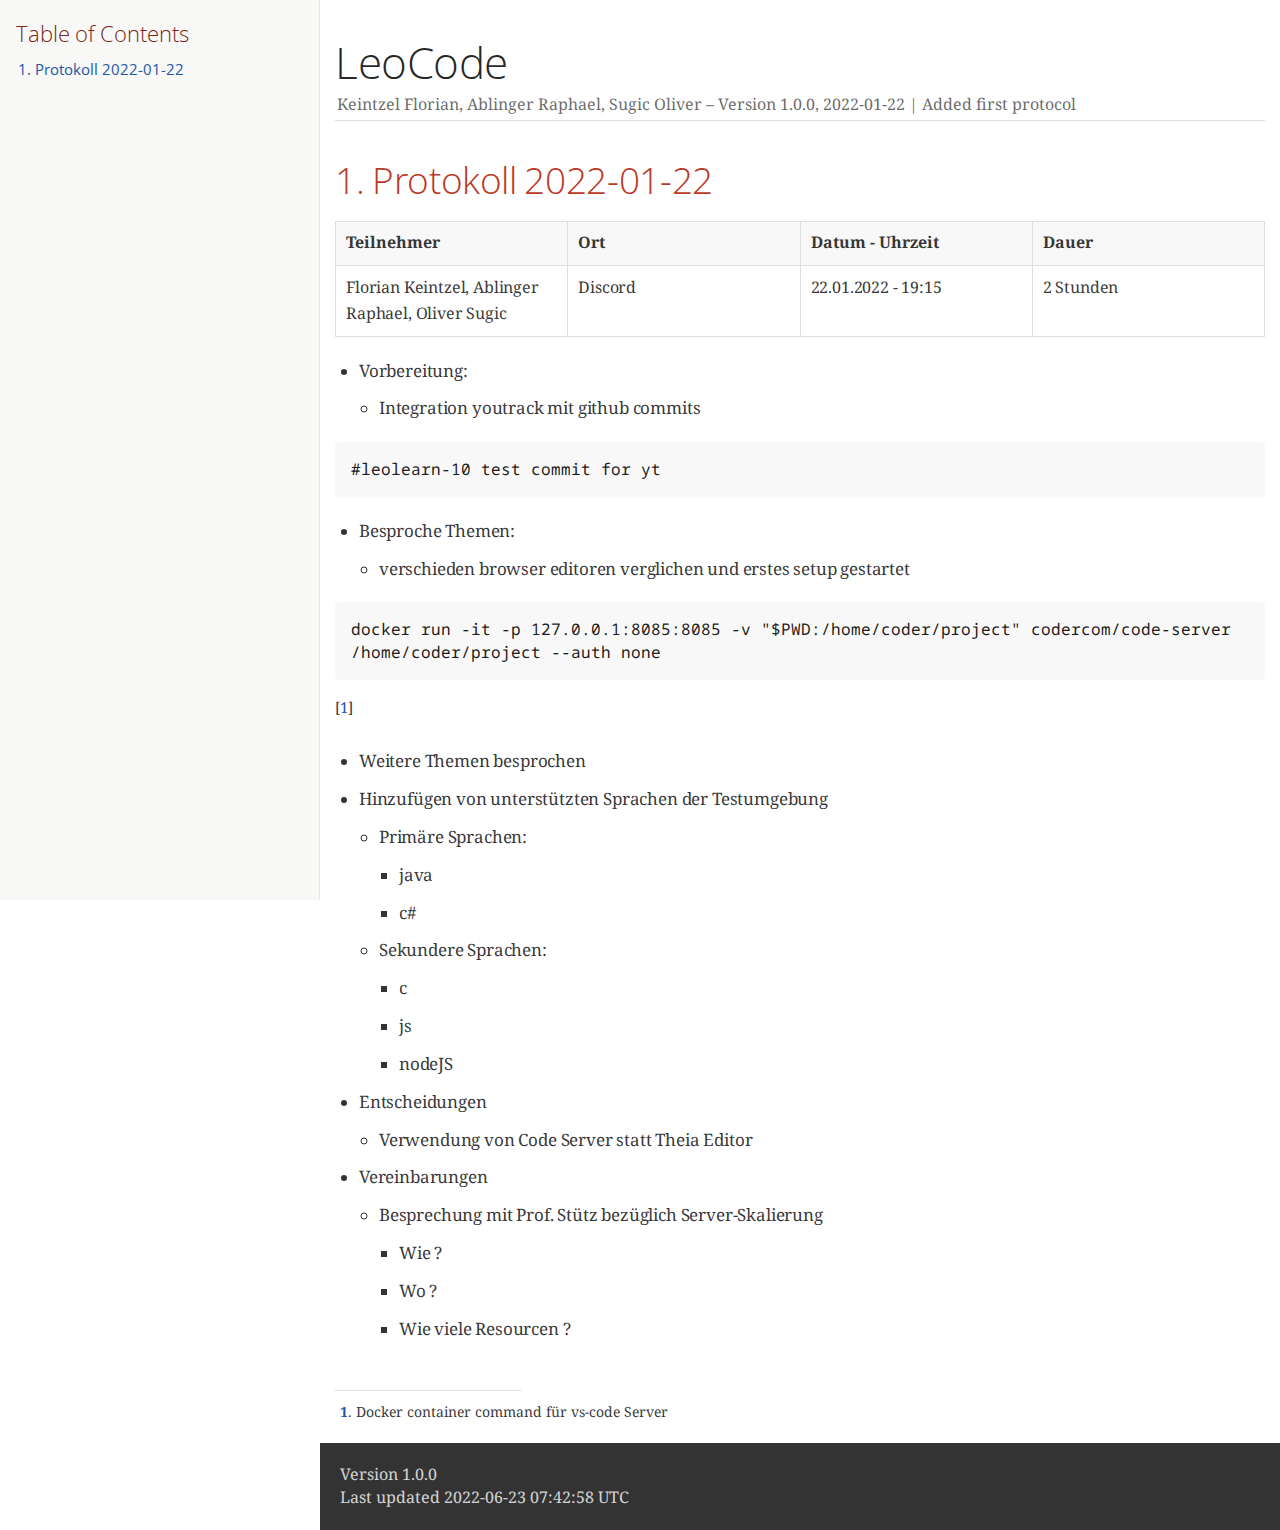
<file: 2022-01-22-minutes-of-meeting.html>
<!DOCTYPE html>
<html lang="en">
<head>
<meta charset="UTF-8">
<meta http-equiv="X-UA-Compatible" content="IE=edge">
<meta name="viewport" content="width=device-width, initial-scale=1.0">
<meta name="generator" content="Asciidoctor 2.0.17">
<meta name="author" content="Keintzel Florian, Ablinger Raphael, Sugic Oliver">
<link rel="icon" type="image/png" href="themes/favicon.png">
<title>LeoCode</title>
<link rel="stylesheet" href="https://fonts.googleapis.com/css?family=Open+Sans:300,300italic,400,400italic,600,600italic%7CNoto+Serif:400,400italic,700,700italic%7CDroid+Sans+Mono:400,700">
<style>
/*! Asciidoctor default stylesheet | MIT License | https://asciidoctor.org */
/* Uncomment the following line when using as a custom stylesheet */
/* @import "https://fonts.googleapis.com/css?family=Open+Sans:300,300italic,400,400italic,600,600italic%7CNoto+Serif:400,400italic,700,700italic%7CDroid+Sans+Mono:400,700"; */
html{font-family:sans-serif;-webkit-text-size-adjust:100%}
a{background:none}
a:focus{outline:thin dotted}
a:active,a:hover{outline:0}
h1{font-size:2em;margin:.67em 0}
b,strong{font-weight:bold}
abbr{font-size:.9em}
abbr[title]{cursor:help;border-bottom:1px dotted #dddddf;text-decoration:none}
dfn{font-style:italic}
hr{height:0}
mark{background:#ff0;color:#000}
code,kbd,pre,samp{font-family:monospace;font-size:1em}
pre{white-space:pre-wrap}
q{quotes:"\201C" "\201D" "\2018" "\2019"}
small{font-size:80%}
sub,sup{font-size:75%;line-height:0;position:relative;vertical-align:baseline}
sup{top:-.5em}
sub{bottom:-.25em}
img{border:0}
svg:not(:root){overflow:hidden}
figure{margin:0}
audio,video{display:inline-block}
audio:not([controls]){display:none;height:0}
fieldset{border:1px solid silver;margin:0 2px;padding:.35em .625em .75em}
legend{border:0;padding:0}
button,input,select,textarea{font-family:inherit;font-size:100%;margin:0}
button,input{line-height:normal}
button,select{text-transform:none}
button,html input[type=button],input[type=reset],input[type=submit]{-webkit-appearance:button;cursor:pointer}
button[disabled],html input[disabled]{cursor:default}
input[type=checkbox],input[type=radio]{padding:0}
button::-moz-focus-inner,input::-moz-focus-inner{border:0;padding:0}
textarea{overflow:auto;vertical-align:top}
table{border-collapse:collapse;border-spacing:0}
*,::before,::after{box-sizing:border-box}
html,body{font-size:100%}
body{background:#fff;color:rgba(0,0,0,.8);padding:0;margin:0;font-family:"Noto Serif","DejaVu Serif",serif;line-height:1;position:relative;cursor:auto;-moz-tab-size:4;-o-tab-size:4;tab-size:4;word-wrap:anywhere;-moz-osx-font-smoothing:grayscale;-webkit-font-smoothing:antialiased}
a:hover{cursor:pointer}
img,object,embed{max-width:100%;height:auto}
object,embed{height:100%}
img{-ms-interpolation-mode:bicubic}
.left{float:left!important}
.right{float:right!important}
.text-left{text-align:left!important}
.text-right{text-align:right!important}
.text-center{text-align:center!important}
.text-justify{text-align:justify!important}
.hide{display:none}
img,object,svg{display:inline-block;vertical-align:middle}
textarea{height:auto;min-height:50px}
select{width:100%}
.subheader,.admonitionblock td.content>.title,.audioblock>.title,.exampleblock>.title,.imageblock>.title,.listingblock>.title,.literalblock>.title,.stemblock>.title,.openblock>.title,.paragraph>.title,.quoteblock>.title,table.tableblock>.title,.verseblock>.title,.videoblock>.title,.dlist>.title,.olist>.title,.ulist>.title,.qlist>.title,.hdlist>.title{line-height:1.45;color:#7a2518;font-weight:400;margin-top:0;margin-bottom:.25em}
div,dl,dt,dd,ul,ol,li,h1,h2,h3,#toctitle,.sidebarblock>.content>.title,h4,h5,h6,pre,form,p,blockquote,th,td{margin:0;padding:0}
a{color:#2156a5;text-decoration:underline;line-height:inherit}
a:hover,a:focus{color:#1d4b8f}
a img{border:0}
p{line-height:1.6;margin-bottom:1.25em;text-rendering:optimizeLegibility}
p aside{font-size:.875em;line-height:1.35;font-style:italic}
h1,h2,h3,#toctitle,.sidebarblock>.content>.title,h4,h5,h6{font-family:"Open Sans","DejaVu Sans",sans-serif;font-weight:300;font-style:normal;color:#ba3925;text-rendering:optimizeLegibility;margin-top:1em;margin-bottom:.5em;line-height:1.0125em}
h1 small,h2 small,h3 small,#toctitle small,.sidebarblock>.content>.title small,h4 small,h5 small,h6 small{font-size:60%;color:#e99b8f;line-height:0}
h1{font-size:2.125em}
h2{font-size:1.6875em}
h3,#toctitle,.sidebarblock>.content>.title{font-size:1.375em}
h4,h5{font-size:1.125em}
h6{font-size:1em}
hr{border:solid #dddddf;border-width:1px 0 0;clear:both;margin:1.25em 0 1.1875em}
em,i{font-style:italic;line-height:inherit}
strong,b{font-weight:bold;line-height:inherit}
small{font-size:60%;line-height:inherit}
code{font-family:"Droid Sans Mono","DejaVu Sans Mono",monospace;font-weight:400;color:rgba(0,0,0,.9)}
ul,ol,dl{line-height:1.6;margin-bottom:1.25em;list-style-position:outside;font-family:inherit}
ul,ol{margin-left:1.5em}
ul li ul,ul li ol{margin-left:1.25em;margin-bottom:0}
ul.square li ul,ul.circle li ul,ul.disc li ul{list-style:inherit}
ul.square{list-style-type:square}
ul.circle{list-style-type:circle}
ul.disc{list-style-type:disc}
ol li ul,ol li ol{margin-left:1.25em;margin-bottom:0}
dl dt{margin-bottom:.3125em;font-weight:bold}
dl dd{margin-bottom:1.25em}
blockquote{margin:0 0 1.25em;padding:.5625em 1.25em 0 1.1875em;border-left:1px solid #ddd}
blockquote,blockquote p{line-height:1.6;color:rgba(0,0,0,.85)}
@media screen and (min-width:768px){h1,h2,h3,#toctitle,.sidebarblock>.content>.title,h4,h5,h6{line-height:1.2}
h1{font-size:2.75em}
h2{font-size:2.3125em}
h3,#toctitle,.sidebarblock>.content>.title{font-size:1.6875em}
h4{font-size:1.4375em}}
table{background:#fff;margin-bottom:1.25em;border:1px solid #dedede;word-wrap:normal}
table thead,table tfoot{background:#f7f8f7}
table thead tr th,table thead tr td,table tfoot tr th,table tfoot tr td{padding:.5em .625em .625em;font-size:inherit;color:rgba(0,0,0,.8);text-align:left}
table tr th,table tr td{padding:.5625em .625em;font-size:inherit;color:rgba(0,0,0,.8)}
table tr.even,table tr.alt{background:#f8f8f7}
table thead tr th,table tfoot tr th,table tbody tr td,table tr td,table tfoot tr td{line-height:1.6}
h1,h2,h3,#toctitle,.sidebarblock>.content>.title,h4,h5,h6{line-height:1.2;word-spacing:-.05em}
h1 strong,h2 strong,h3 strong,#toctitle strong,.sidebarblock>.content>.title strong,h4 strong,h5 strong,h6 strong{font-weight:400}
.center{margin-left:auto;margin-right:auto}
.stretch{width:100%}
.clearfix::before,.clearfix::after,.float-group::before,.float-group::after{content:" ";display:table}
.clearfix::after,.float-group::after{clear:both}
:not(pre).nobreak{word-wrap:normal}
:not(pre).nowrap{white-space:nowrap}
:not(pre).pre-wrap{white-space:pre-wrap}
:not(pre):not([class^=L])>code{font-size:.9375em;font-style:normal!important;letter-spacing:0;padding:.1em .5ex;word-spacing:-.15em;background:#f7f7f8;border-radius:4px;line-height:1.45;text-rendering:optimizeSpeed}
pre{color:rgba(0,0,0,.9);font-family:"Droid Sans Mono","DejaVu Sans Mono",monospace;line-height:1.45;text-rendering:optimizeSpeed}
pre code,pre pre{color:inherit;font-size:inherit;line-height:inherit}
pre>code{display:block}
pre.nowrap,pre.nowrap pre{white-space:pre;word-wrap:normal}
em em{font-style:normal}
strong strong{font-weight:400}
.keyseq{color:rgba(51,51,51,.8)}
kbd{font-family:"Droid Sans Mono","DejaVu Sans Mono",monospace;display:inline-block;color:rgba(0,0,0,.8);font-size:.65em;line-height:1.45;background:#f7f7f7;border:1px solid #ccc;border-radius:3px;box-shadow:0 1px 0 rgba(0,0,0,.2),inset 0 0 0 .1em #fff;margin:0 .15em;padding:.2em .5em;vertical-align:middle;position:relative;top:-.1em;white-space:nowrap}
.keyseq kbd:first-child{margin-left:0}
.keyseq kbd:last-child{margin-right:0}
.menuseq,.menuref{color:#000}
.menuseq b:not(.caret),.menuref{font-weight:inherit}
.menuseq{word-spacing:-.02em}
.menuseq b.caret{font-size:1.25em;line-height:.8}
.menuseq i.caret{font-weight:bold;text-align:center;width:.45em}
b.button::before,b.button::after{position:relative;top:-1px;font-weight:400}
b.button::before{content:"[";padding:0 3px 0 2px}
b.button::after{content:"]";padding:0 2px 0 3px}
p a>code:hover{color:rgba(0,0,0,.9)}
#header,#content,#footnotes,#footer{width:100%;margin:0 auto;max-width:62.5em;*zoom:1;position:relative;padding-left:.9375em;padding-right:.9375em}
#header::before,#header::after,#content::before,#content::after,#footnotes::before,#footnotes::after,#footer::before,#footer::after{content:" ";display:table}
#header::after,#content::after,#footnotes::after,#footer::after{clear:both}
#content{margin-top:1.25em}
#content::before{content:none}
#header>h1:first-child{color:rgba(0,0,0,.85);margin-top:2.25rem;margin-bottom:0}
#header>h1:first-child+#toc{margin-top:8px;border-top:1px solid #dddddf}
#header>h1:only-child,body.toc2 #header>h1:nth-last-child(2){border-bottom:1px solid #dddddf;padding-bottom:8px}
#header .details{border-bottom:1px solid #dddddf;line-height:1.45;padding-top:.25em;padding-bottom:.25em;padding-left:.25em;color:rgba(0,0,0,.6);display:flex;flex-flow:row wrap}
#header .details span:first-child{margin-left:-.125em}
#header .details span.email a{color:rgba(0,0,0,.85)}
#header .details br{display:none}
#header .details br+span::before{content:"\00a0\2013\00a0"}
#header .details br+span.author::before{content:"\00a0\22c5\00a0";color:rgba(0,0,0,.85)}
#header .details br+span#revremark::before{content:"\00a0|\00a0"}
#header #revnumber{text-transform:capitalize}
#header #revnumber::after{content:"\00a0"}
#content>h1:first-child:not([class]){color:rgba(0,0,0,.85);border-bottom:1px solid #dddddf;padding-bottom:8px;margin-top:0;padding-top:1rem;margin-bottom:1.25rem}
#toc{border-bottom:1px solid #e7e7e9;padding-bottom:.5em}
#toc>ul{margin-left:.125em}
#toc ul.sectlevel0>li>a{font-style:italic}
#toc ul.sectlevel0 ul.sectlevel1{margin:.5em 0}
#toc ul{font-family:"Open Sans","DejaVu Sans",sans-serif;list-style-type:none}
#toc li{line-height:1.3334;margin-top:.3334em}
#toc a{text-decoration:none}
#toc a:active{text-decoration:underline}
#toctitle{color:#7a2518;font-size:1.2em}
@media screen and (min-width:768px){#toctitle{font-size:1.375em}
body.toc2{padding-left:15em;padding-right:0}
#toc.toc2{margin-top:0!important;background:#f8f8f7;position:fixed;width:15em;left:0;top:0;border-right:1px solid #e7e7e9;border-top-width:0!important;border-bottom-width:0!important;z-index:1000;padding:1.25em 1em;height:100%;overflow:auto}
#toc.toc2 #toctitle{margin-top:0;margin-bottom:.8rem;font-size:1.2em}
#toc.toc2>ul{font-size:.9em;margin-bottom:0}
#toc.toc2 ul ul{margin-left:0;padding-left:1em}
#toc.toc2 ul.sectlevel0 ul.sectlevel1{padding-left:0;margin-top:.5em;margin-bottom:.5em}
body.toc2.toc-right{padding-left:0;padding-right:15em}
body.toc2.toc-right #toc.toc2{border-right-width:0;border-left:1px solid #e7e7e9;left:auto;right:0}}
@media screen and (min-width:1280px){body.toc2{padding-left:20em;padding-right:0}
#toc.toc2{width:20em}
#toc.toc2 #toctitle{font-size:1.375em}
#toc.toc2>ul{font-size:.95em}
#toc.toc2 ul ul{padding-left:1.25em}
body.toc2.toc-right{padding-left:0;padding-right:20em}}
#content #toc{border:1px solid #e0e0dc;margin-bottom:1.25em;padding:1.25em;background:#f8f8f7;border-radius:4px}
#content #toc>:first-child{margin-top:0}
#content #toc>:last-child{margin-bottom:0}
#footer{max-width:none;background:rgba(0,0,0,.8);padding:1.25em}
#footer-text{color:hsla(0,0%,100%,.8);line-height:1.44}
#content{margin-bottom:.625em}
.sect1{padding-bottom:.625em}
@media screen and (min-width:768px){#content{margin-bottom:1.25em}
.sect1{padding-bottom:1.25em}}
.sect1:last-child{padding-bottom:0}
.sect1+.sect1{border-top:1px solid #e7e7e9}
#content h1>a.anchor,h2>a.anchor,h3>a.anchor,#toctitle>a.anchor,.sidebarblock>.content>.title>a.anchor,h4>a.anchor,h5>a.anchor,h6>a.anchor{position:absolute;z-index:1001;width:1.5ex;margin-left:-1.5ex;display:block;text-decoration:none!important;visibility:hidden;text-align:center;font-weight:400}
#content h1>a.anchor::before,h2>a.anchor::before,h3>a.anchor::before,#toctitle>a.anchor::before,.sidebarblock>.content>.title>a.anchor::before,h4>a.anchor::before,h5>a.anchor::before,h6>a.anchor::before{content:"\00A7";font-size:.85em;display:block;padding-top:.1em}
#content h1:hover>a.anchor,#content h1>a.anchor:hover,h2:hover>a.anchor,h2>a.anchor:hover,h3:hover>a.anchor,#toctitle:hover>a.anchor,.sidebarblock>.content>.title:hover>a.anchor,h3>a.anchor:hover,#toctitle>a.anchor:hover,.sidebarblock>.content>.title>a.anchor:hover,h4:hover>a.anchor,h4>a.anchor:hover,h5:hover>a.anchor,h5>a.anchor:hover,h6:hover>a.anchor,h6>a.anchor:hover{visibility:visible}
#content h1>a.link,h2>a.link,h3>a.link,#toctitle>a.link,.sidebarblock>.content>.title>a.link,h4>a.link,h5>a.link,h6>a.link{color:#ba3925;text-decoration:none}
#content h1>a.link:hover,h2>a.link:hover,h3>a.link:hover,#toctitle>a.link:hover,.sidebarblock>.content>.title>a.link:hover,h4>a.link:hover,h5>a.link:hover,h6>a.link:hover{color:#a53221}
details,.audioblock,.imageblock,.literalblock,.listingblock,.stemblock,.videoblock{margin-bottom:1.25em}
details{margin-left:1.25rem}
details>summary{cursor:pointer;display:block;position:relative;line-height:1.6;margin-bottom:.625rem;outline:none;-webkit-tap-highlight-color:transparent}
details>summary::-webkit-details-marker{display:none}
details>summary::before{content:"";border:solid transparent;border-left:solid;border-width:.3em 0 .3em .5em;position:absolute;top:.5em;left:-1.25rem;transform:translateX(15%)}
details[open]>summary::before{border:solid transparent;border-top:solid;border-width:.5em .3em 0;transform:translateY(15%)}
details>summary::after{content:"";width:1.25rem;height:1em;position:absolute;top:.3em;left:-1.25rem}
.admonitionblock td.content>.title,.audioblock>.title,.exampleblock>.title,.imageblock>.title,.listingblock>.title,.literalblock>.title,.stemblock>.title,.openblock>.title,.paragraph>.title,.quoteblock>.title,table.tableblock>.title,.verseblock>.title,.videoblock>.title,.dlist>.title,.olist>.title,.ulist>.title,.qlist>.title,.hdlist>.title{text-rendering:optimizeLegibility;text-align:left;font-family:"Noto Serif","DejaVu Serif",serif;font-size:1rem;font-style:italic}
table.tableblock.fit-content>caption.title{white-space:nowrap;width:0}
.paragraph.lead>p,#preamble>.sectionbody>[class=paragraph]:first-of-type p{font-size:1.21875em;line-height:1.6;color:rgba(0,0,0,.85)}
.admonitionblock>table{border-collapse:separate;border:0;background:none;width:100%}
.admonitionblock>table td.icon{text-align:center;width:80px}
.admonitionblock>table td.icon img{max-width:none}
.admonitionblock>table td.icon .title{font-weight:bold;font-family:"Open Sans","DejaVu Sans",sans-serif;text-transform:uppercase}
.admonitionblock>table td.content{padding-left:1.125em;padding-right:1.25em;border-left:1px solid #dddddf;color:rgba(0,0,0,.6);word-wrap:anywhere}
.admonitionblock>table td.content>:last-child>:last-child{margin-bottom:0}
.exampleblock>.content{border:1px solid #e6e6e6;margin-bottom:1.25em;padding:1.25em;background:#fff;border-radius:4px}
.exampleblock>.content>:first-child{margin-top:0}
.exampleblock>.content>:last-child{margin-bottom:0}
.sidebarblock{border:1px solid #dbdbd6;margin-bottom:1.25em;padding:1.25em;background:#f3f3f2;border-radius:4px}
.sidebarblock>:first-child{margin-top:0}
.sidebarblock>:last-child{margin-bottom:0}
.sidebarblock>.content>.title{color:#7a2518;margin-top:0;text-align:center}
.exampleblock>.content>:last-child>:last-child,.exampleblock>.content .olist>ol>li:last-child>:last-child,.exampleblock>.content .ulist>ul>li:last-child>:last-child,.exampleblock>.content .qlist>ol>li:last-child>:last-child,.sidebarblock>.content>:last-child>:last-child,.sidebarblock>.content .olist>ol>li:last-child>:last-child,.sidebarblock>.content .ulist>ul>li:last-child>:last-child,.sidebarblock>.content .qlist>ol>li:last-child>:last-child{margin-bottom:0}
.literalblock pre,.listingblock>.content>pre{border-radius:4px;overflow-x:auto;padding:1em;font-size:.8125em}
@media screen and (min-width:768px){.literalblock pre,.listingblock>.content>pre{font-size:.90625em}}
@media screen and (min-width:1280px){.literalblock pre,.listingblock>.content>pre{font-size:1em}}
.literalblock pre,.listingblock>.content>pre:not(.highlight),.listingblock>.content>pre[class=highlight],.listingblock>.content>pre[class^="highlight "]{background:#f7f7f8}
.literalblock.output pre{color:#f7f7f8;background:rgba(0,0,0,.9)}
.listingblock>.content{position:relative}
.listingblock code[data-lang]::before{display:none;content:attr(data-lang);position:absolute;font-size:.75em;top:.425rem;right:.5rem;line-height:1;text-transform:uppercase;color:inherit;opacity:.5}
.listingblock:hover code[data-lang]::before{display:block}
.listingblock.terminal pre .command::before{content:attr(data-prompt);padding-right:.5em;color:inherit;opacity:.5}
.listingblock.terminal pre .command:not([data-prompt])::before{content:"$"}
.listingblock pre.highlightjs{padding:0}
.listingblock pre.highlightjs>code{padding:1em;border-radius:4px}
.listingblock pre.prettyprint{border-width:0}
.prettyprint{background:#f7f7f8}
pre.prettyprint .linenums{line-height:1.45;margin-left:2em}
pre.prettyprint li{background:none;list-style-type:inherit;padding-left:0}
pre.prettyprint li code[data-lang]::before{opacity:1}
pre.prettyprint li:not(:first-child) code[data-lang]::before{display:none}
table.linenotable{border-collapse:separate;border:0;margin-bottom:0;background:none}
table.linenotable td[class]{color:inherit;vertical-align:top;padding:0;line-height:inherit;white-space:normal}
table.linenotable td.code{padding-left:.75em}
table.linenotable td.linenos,pre.pygments .linenos{border-right:1px solid;opacity:.35;padding-right:.5em;-webkit-user-select:none;-moz-user-select:none;-ms-user-select:none;user-select:none}
pre.pygments span.linenos{display:inline-block;margin-right:.75em}
.quoteblock{margin:0 1em 1.25em 1.5em;display:table}
.quoteblock:not(.excerpt)>.title{margin-left:-1.5em;margin-bottom:.75em}
.quoteblock blockquote,.quoteblock p{color:rgba(0,0,0,.85);font-size:1.15rem;line-height:1.75;word-spacing:.1em;letter-spacing:0;font-style:italic;text-align:justify}
.quoteblock blockquote{margin:0;padding:0;border:0}
.quoteblock blockquote::before{content:"\201c";float:left;font-size:2.75em;font-weight:bold;line-height:.6em;margin-left:-.6em;color:#7a2518;text-shadow:0 1px 2px rgba(0,0,0,.1)}
.quoteblock blockquote>.paragraph:last-child p{margin-bottom:0}
.quoteblock .attribution{margin-top:.75em;margin-right:.5ex;text-align:right}
.verseblock{margin:0 1em 1.25em}
.verseblock pre{font-family:"Open Sans","DejaVu Sans",sans-serif;font-size:1.15rem;color:rgba(0,0,0,.85);font-weight:300;text-rendering:optimizeLegibility}
.verseblock pre strong{font-weight:400}
.verseblock .attribution{margin-top:1.25rem;margin-left:.5ex}
.quoteblock .attribution,.verseblock .attribution{font-size:.9375em;line-height:1.45;font-style:italic}
.quoteblock .attribution br,.verseblock .attribution br{display:none}
.quoteblock .attribution cite,.verseblock .attribution cite{display:block;letter-spacing:-.025em;color:rgba(0,0,0,.6)}
.quoteblock.abstract blockquote::before,.quoteblock.excerpt blockquote::before,.quoteblock .quoteblock blockquote::before{display:none}
.quoteblock.abstract blockquote,.quoteblock.abstract p,.quoteblock.excerpt blockquote,.quoteblock.excerpt p,.quoteblock .quoteblock blockquote,.quoteblock .quoteblock p{line-height:1.6;word-spacing:0}
.quoteblock.abstract{margin:0 1em 1.25em;display:block}
.quoteblock.abstract>.title{margin:0 0 .375em;font-size:1.15em;text-align:center}
.quoteblock.excerpt>blockquote,.quoteblock .quoteblock{padding:0 0 .25em 1em;border-left:.25em solid #dddddf}
.quoteblock.excerpt,.quoteblock .quoteblock{margin-left:0}
.quoteblock.excerpt blockquote,.quoteblock.excerpt p,.quoteblock .quoteblock blockquote,.quoteblock .quoteblock p{color:inherit;font-size:1.0625rem}
.quoteblock.excerpt .attribution,.quoteblock .quoteblock .attribution{color:inherit;font-size:.85rem;text-align:left;margin-right:0}
p.tableblock:last-child{margin-bottom:0}
td.tableblock>.content{margin-bottom:1.25em;word-wrap:anywhere}
td.tableblock>.content>:last-child{margin-bottom:-1.25em}
table.tableblock,th.tableblock,td.tableblock{border:0 solid #dedede}
table.grid-all>*>tr>*{border-width:1px}
table.grid-cols>*>tr>*{border-width:0 1px}
table.grid-rows>*>tr>*{border-width:1px 0}
table.frame-all{border-width:1px}
table.frame-ends{border-width:1px 0}
table.frame-sides{border-width:0 1px}
table.frame-none>colgroup+*>:first-child>*,table.frame-sides>colgroup+*>:first-child>*{border-top-width:0}
table.frame-none>:last-child>:last-child>*,table.frame-sides>:last-child>:last-child>*{border-bottom-width:0}
table.frame-none>*>tr>:first-child,table.frame-ends>*>tr>:first-child{border-left-width:0}
table.frame-none>*>tr>:last-child,table.frame-ends>*>tr>:last-child{border-right-width:0}
table.stripes-all>*>tr,table.stripes-odd>*>tr:nth-of-type(odd),table.stripes-even>*>tr:nth-of-type(even),table.stripes-hover>*>tr:hover{background:#f8f8f7}
th.halign-left,td.halign-left{text-align:left}
th.halign-right,td.halign-right{text-align:right}
th.halign-center,td.halign-center{text-align:center}
th.valign-top,td.valign-top{vertical-align:top}
th.valign-bottom,td.valign-bottom{vertical-align:bottom}
th.valign-middle,td.valign-middle{vertical-align:middle}
table thead th,table tfoot th{font-weight:bold}
tbody tr th{background:#f7f8f7}
tbody tr th,tbody tr th p,tfoot tr th,tfoot tr th p{color:rgba(0,0,0,.8);font-weight:bold}
p.tableblock>code:only-child{background:none;padding:0}
p.tableblock{font-size:1em}
ol{margin-left:1.75em}
ul li ol{margin-left:1.5em}
dl dd{margin-left:1.125em}
dl dd:last-child,dl dd:last-child>:last-child{margin-bottom:0}
li p,ul dd,ol dd,.olist .olist,.ulist .ulist,.ulist .olist,.olist .ulist{margin-bottom:.625em}
ul.checklist,ul.none,ol.none,ul.no-bullet,ol.no-bullet,ol.unnumbered,ul.unstyled,ol.unstyled{list-style-type:none}
ul.no-bullet,ol.no-bullet,ol.unnumbered{margin-left:.625em}
ul.unstyled,ol.unstyled{margin-left:0}
li>p:empty:only-child::before{content:"";display:inline-block}
ul.checklist>li>p:first-child{margin-left:-1em}
ul.checklist>li>p:first-child>.fa-square-o:first-child,ul.checklist>li>p:first-child>.fa-check-square-o:first-child{width:1.25em;font-size:.8em;position:relative;bottom:.125em}
ul.checklist>li>p:first-child>input[type=checkbox]:first-child{margin-right:.25em}
ul.inline{display:flex;flex-flow:row wrap;list-style:none;margin:0 0 .625em -1.25em}
ul.inline>li{margin-left:1.25em}
.unstyled dl dt{font-weight:400;font-style:normal}
ol.arabic{list-style-type:decimal}
ol.decimal{list-style-type:decimal-leading-zero}
ol.loweralpha{list-style-type:lower-alpha}
ol.upperalpha{list-style-type:upper-alpha}
ol.lowerroman{list-style-type:lower-roman}
ol.upperroman{list-style-type:upper-roman}
ol.lowergreek{list-style-type:lower-greek}
.hdlist>table,.colist>table{border:0;background:none}
.hdlist>table>tbody>tr,.colist>table>tbody>tr{background:none}
td.hdlist1,td.hdlist2{vertical-align:top;padding:0 .625em}
td.hdlist1{font-weight:bold;padding-bottom:1.25em}
td.hdlist2{word-wrap:anywhere}
.literalblock+.colist,.listingblock+.colist{margin-top:-.5em}
.colist td:not([class]):first-child{padding:.4em .75em 0;line-height:1;vertical-align:top}
.colist td:not([class]):first-child img{max-width:none}
.colist td:not([class]):last-child{padding:.25em 0}
.thumb,.th{line-height:0;display:inline-block;border:4px solid #fff;box-shadow:0 0 0 1px #ddd}
.imageblock.left{margin:.25em .625em 1.25em 0}
.imageblock.right{margin:.25em 0 1.25em .625em}
.imageblock>.title{margin-bottom:0}
.imageblock.thumb,.imageblock.th{border-width:6px}
.imageblock.thumb>.title,.imageblock.th>.title{padding:0 .125em}
.image.left,.image.right{margin-top:.25em;margin-bottom:.25em;display:inline-block;line-height:0}
.image.left{margin-right:.625em}
.image.right{margin-left:.625em}
a.image{text-decoration:none;display:inline-block}
a.image object{pointer-events:none}
sup.footnote,sup.footnoteref{font-size:.875em;position:static;vertical-align:super}
sup.footnote a,sup.footnoteref a{text-decoration:none}
sup.footnote a:active,sup.footnoteref a:active{text-decoration:underline}
#footnotes{padding-top:.75em;padding-bottom:.75em;margin-bottom:.625em}
#footnotes hr{width:20%;min-width:6.25em;margin:-.25em 0 .75em;border-width:1px 0 0}
#footnotes .footnote{padding:0 .375em 0 .225em;line-height:1.3334;font-size:.875em;margin-left:1.2em;margin-bottom:.2em}
#footnotes .footnote a:first-of-type{font-weight:bold;text-decoration:none;margin-left:-1.05em}
#footnotes .footnote:last-of-type{margin-bottom:0}
#content #footnotes{margin-top:-.625em;margin-bottom:0;padding:.75em 0}
div.unbreakable{page-break-inside:avoid}
.big{font-size:larger}
.small{font-size:smaller}
.underline{text-decoration:underline}
.overline{text-decoration:overline}
.line-through{text-decoration:line-through}
.aqua{color:#00bfbf}
.aqua-background{background:#00fafa}
.black{color:#000}
.black-background{background:#000}
.blue{color:#0000bf}
.blue-background{background:#0000fa}
.fuchsia{color:#bf00bf}
.fuchsia-background{background:#fa00fa}
.gray{color:#606060}
.gray-background{background:#7d7d7d}
.green{color:#006000}
.green-background{background:#007d00}
.lime{color:#00bf00}
.lime-background{background:#00fa00}
.maroon{color:#600000}
.maroon-background{background:#7d0000}
.navy{color:#000060}
.navy-background{background:#00007d}
.olive{color:#606000}
.olive-background{background:#7d7d00}
.purple{color:#600060}
.purple-background{background:#7d007d}
.red{color:#bf0000}
.red-background{background:#fa0000}
.silver{color:#909090}
.silver-background{background:#bcbcbc}
.teal{color:#006060}
.teal-background{background:#007d7d}
.white{color:#bfbfbf}
.white-background{background:#fafafa}
.yellow{color:#bfbf00}
.yellow-background{background:#fafa00}
span.icon>.fa{cursor:default}
a span.icon>.fa{cursor:inherit}
.admonitionblock td.icon [class^="fa icon-"]{font-size:2.5em;text-shadow:1px 1px 2px rgba(0,0,0,.5);cursor:default}
.admonitionblock td.icon .icon-note::before{content:"\f05a";color:#19407c}
.admonitionblock td.icon .icon-tip::before{content:"\f0eb";text-shadow:1px 1px 2px rgba(155,155,0,.8);color:#111}
.admonitionblock td.icon .icon-warning::before{content:"\f071";color:#bf6900}
.admonitionblock td.icon .icon-caution::before{content:"\f06d";color:#bf3400}
.admonitionblock td.icon .icon-important::before{content:"\f06a";color:#bf0000}
.conum[data-value]{display:inline-block;color:#fff!important;background:rgba(0,0,0,.8);border-radius:50%;text-align:center;font-size:.75em;width:1.67em;height:1.67em;line-height:1.67em;font-family:"Open Sans","DejaVu Sans",sans-serif;font-style:normal;font-weight:bold}
.conum[data-value] *{color:#fff!important}
.conum[data-value]+b{display:none}
.conum[data-value]::after{content:attr(data-value)}
pre .conum[data-value]{position:relative;top:-.125em}
b.conum *{color:inherit!important}
.conum:not([data-value]):empty{display:none}
dt,th.tableblock,td.content,div.footnote{text-rendering:optimizeLegibility}
h1,h2,p,td.content,span.alt,summary{letter-spacing:-.01em}
p strong,td.content strong,div.footnote strong{letter-spacing:-.005em}
p,blockquote,dt,td.content,span.alt,summary{font-size:1.0625rem}
p{margin-bottom:1.25rem}
.sidebarblock p,.sidebarblock dt,.sidebarblock td.content,p.tableblock{font-size:1em}
.exampleblock>.content{background:#fffef7;border-color:#e0e0dc;box-shadow:0 1px 4px #e0e0dc}
.print-only{display:none!important}
@page{margin:1.25cm .75cm}
@media print{*{box-shadow:none!important;text-shadow:none!important}
html{font-size:80%}
a{color:inherit!important;text-decoration:underline!important}
a.bare,a[href^="#"],a[href^="mailto:"]{text-decoration:none!important}
a[href^="http:"]:not(.bare)::after,a[href^="https:"]:not(.bare)::after{content:"(" attr(href) ")";display:inline-block;font-size:.875em;padding-left:.25em}
abbr[title]{border-bottom:1px dotted}
abbr[title]::after{content:" (" attr(title) ")"}
pre,blockquote,tr,img,object,svg{page-break-inside:avoid}
thead{display:table-header-group}
svg{max-width:100%}
p,blockquote,dt,td.content{font-size:1em;orphans:3;widows:3}
h2,h3,#toctitle,.sidebarblock>.content>.title{page-break-after:avoid}
#header,#content,#footnotes,#footer{max-width:none}
#toc,.sidebarblock,.exampleblock>.content{background:none!important}
#toc{border-bottom:1px solid #dddddf!important;padding-bottom:0!important}
body.book #header{text-align:center}
body.book #header>h1:first-child{border:0!important;margin:2.5em 0 1em}
body.book #header .details{border:0!important;display:block;padding:0!important}
body.book #header .details span:first-child{margin-left:0!important}
body.book #header .details br{display:block}
body.book #header .details br+span::before{content:none!important}
body.book #toc{border:0!important;text-align:left!important;padding:0!important;margin:0!important}
body.book #toc,body.book #preamble,body.book h1.sect0,body.book .sect1>h2{page-break-before:always}
.listingblock code[data-lang]::before{display:block}
#footer{padding:0 .9375em}
.hide-on-print{display:none!important}
.print-only{display:block!important}
.hide-for-print{display:none!important}
.show-for-print{display:inherit!important}}
@media amzn-kf8,print{#header>h1:first-child{margin-top:1.25rem}
.sect1{padding:0!important}
.sect1+.sect1{border:0}
#footer{background:none}
#footer-text{color:rgba(0,0,0,.6);font-size:.9em}}
@media amzn-kf8{#header,#content,#footnotes,#footer{padding:0}}
</style>
<link rel="stylesheet" href="https://cdnjs.cloudflare.com/ajax/libs/font-awesome/4.7.0/css/font-awesome.min.css">
<style>
pre.rouge table td { padding: 5px; }
pre.rouge table pre { margin: 0; }
pre.rouge .cm {
  color: #999988;
  font-style: italic;
}
pre.rouge .cp {
  color: #999999;
  font-weight: bold;
}
pre.rouge .c1 {
  color: #999988;
  font-style: italic;
}
pre.rouge .cs {
  color: #999999;
  font-weight: bold;
  font-style: italic;
}
pre.rouge .c, pre.rouge .ch, pre.rouge .cd, pre.rouge .cpf {
  color: #999988;
  font-style: italic;
}
pre.rouge .err {
  color: #a61717;
  background-color: #e3d2d2;
}
pre.rouge .gd {
  color: #000000;
  background-color: #ffdddd;
}
pre.rouge .ge {
  color: #000000;
  font-style: italic;
}
pre.rouge .gr {
  color: #aa0000;
}
pre.rouge .gh {
  color: #999999;
}
pre.rouge .gi {
  color: #000000;
  background-color: #ddffdd;
}
pre.rouge .go {
  color: #888888;
}
pre.rouge .gp {
  color: #555555;
}
pre.rouge .gs {
  font-weight: bold;
}
pre.rouge .gu {
  color: #aaaaaa;
}
pre.rouge .gt {
  color: #aa0000;
}
pre.rouge .kc {
  color: #000000;
  font-weight: bold;
}
pre.rouge .kd {
  color: #000000;
  font-weight: bold;
}
pre.rouge .kn {
  color: #000000;
  font-weight: bold;
}
pre.rouge .kp {
  color: #000000;
  font-weight: bold;
}
pre.rouge .kr {
  color: #000000;
  font-weight: bold;
}
pre.rouge .kt {
  color: #445588;
  font-weight: bold;
}
pre.rouge .k, pre.rouge .kv {
  color: #000000;
  font-weight: bold;
}
pre.rouge .mf {
  color: #009999;
}
pre.rouge .mh {
  color: #009999;
}
pre.rouge .il {
  color: #009999;
}
pre.rouge .mi {
  color: #009999;
}
pre.rouge .mo {
  color: #009999;
}
pre.rouge .m, pre.rouge .mb, pre.rouge .mx {
  color: #009999;
}
pre.rouge .sa {
  color: #000000;
  font-weight: bold;
}
pre.rouge .sb {
  color: #d14;
}
pre.rouge .sc {
  color: #d14;
}
pre.rouge .sd {
  color: #d14;
}
pre.rouge .s2 {
  color: #d14;
}
pre.rouge .se {
  color: #d14;
}
pre.rouge .sh {
  color: #d14;
}
pre.rouge .si {
  color: #d14;
}
pre.rouge .sx {
  color: #d14;
}
pre.rouge .sr {
  color: #009926;
}
pre.rouge .s1 {
  color: #d14;
}
pre.rouge .ss {
  color: #990073;
}
pre.rouge .s, pre.rouge .dl {
  color: #d14;
}
pre.rouge .na {
  color: #008080;
}
pre.rouge .bp {
  color: #999999;
}
pre.rouge .nb {
  color: #0086B3;
}
pre.rouge .nc {
  color: #445588;
  font-weight: bold;
}
pre.rouge .no {
  color: #008080;
}
pre.rouge .nd {
  color: #3c5d5d;
  font-weight: bold;
}
pre.rouge .ni {
  color: #800080;
}
pre.rouge .ne {
  color: #990000;
  font-weight: bold;
}
pre.rouge .nf, pre.rouge .fm {
  color: #990000;
  font-weight: bold;
}
pre.rouge .nl {
  color: #990000;
  font-weight: bold;
}
pre.rouge .nn {
  color: #555555;
}
pre.rouge .nt {
  color: #000080;
}
pre.rouge .vc {
  color: #008080;
}
pre.rouge .vg {
  color: #008080;
}
pre.rouge .vi {
  color: #008080;
}
pre.rouge .nv, pre.rouge .vm {
  color: #008080;
}
pre.rouge .ow {
  color: #000000;
  font-weight: bold;
}
pre.rouge .o {
  color: #000000;
  font-weight: bold;
}
pre.rouge .w {
  color: #bbbbbb;
}
pre.rouge {
  background-color: #f8f8f8;
}
</style>
<style>
pre.rouge .hll {
  background-color: #ffc;
}
pre.rouge .hll * {
  background-color: initial;
}
</style>
</head>
<body class="article toc2 toc-left">
<div id="header">
<h1>LeoCode</h1>
<div class="details">
<span id="author" class="author">Keintzel Florian, Ablinger Raphael, Sugic Oliver</span><br>
<span id="revnumber">version 1.0.0,</span>
<span id="revdate">2022-01-22</span>
<br><span id="revremark">Added first protocol</span>
</div>
<div id="toc" class="toc2">
<div id="toctitle">Table of Contents</div>
<ul class="sectlevel1">
<li><a href="#_protokoll_2022_01_22">1. Protokoll 2022-01-22</a></li>
</ul>
</div>
</div>
<div id="content">
<div class="sect1">
<h2 id="_protokoll_2022_01_22"><a class="anchor" href="#_protokoll_2022_01_22"></a>1. Protokoll 2022-01-22</h2>
<div class="sectionbody">
<table class="tableblock frame-all grid-all stretch">
<colgroup>
<col style="width: 25%;">
<col style="width: 25%;">
<col style="width: 25%;">
<col style="width: 25%;">
</colgroup>
<thead>
<tr>
<th class="tableblock halign-left valign-top">Teilnehmer</th>
<th class="tableblock halign-left valign-top">Ort</th>
<th class="tableblock halign-left valign-top">Datum - Uhrzeit</th>
<th class="tableblock halign-left valign-top">Dauer</th>
</tr>
</thead>
<tbody>
<tr>
<td class="tableblock halign-left valign-top"><p class="tableblock">Florian Keintzel, Ablinger Raphael, Oliver Sugic</p></td>
<td class="tableblock halign-left valign-top"><p class="tableblock">Discord</p></td>
<td class="tableblock halign-left valign-top"><p class="tableblock">22.01.2022 - 19:15</p></td>
<td class="tableblock halign-left valign-top"><p class="tableblock">2 Stunden</p></td>
</tr>
</tbody>
</table>
<div class="ulist">
<ul>
<li>
<p>Vorbereitung:</p>
<div class="ulist">
<ul>
<li>
<p>Integration youtrack mit github commits</p>
</li>
</ul>
</div>
</li>
</ul>
</div>
<div class="listingblock">
<div class="content">
<pre class="rouge highlight"><code data-lang="text">#leolearn-10 test commit for yt</code></pre>
</div>
</div>
<div class="ulist">
<ul>
<li>
<p>Besproche Themen:</p>
<div class="ulist">
<ul>
<li>
<p>verschieden browser editoren verglichen und erstes setup gestartet</p>
</li>
</ul>
</div>
</li>
</ul>
</div>
<div class="listingblock">
<div class="content">
<pre class="rouge highlight"><code data-lang="shell script">docker run -it -p 127.0.0.1:8085:8085 -v "$PWD:/home/coder/project" codercom/code-server /home/coder/project --auth none</code></pre>
</div>
</div>
<div class="paragraph">
<p><sup class="footnote">[<a id="_footnoteref_1" class="footnote" href="#_footnotedef_1" title="View footnote.">1</a>]</sup></p>
</div>
<div class="ulist">
<ul>
<li>
<p>Weitere Themen besprochen</p>
</li>
<li>
<p>Hinzufügen von unterstützten Sprachen der Testumgebung</p>
<div class="ulist">
<ul>
<li>
<p>Primäre Sprachen:</p>
<div class="ulist">
<ul>
<li>
<p>java</p>
</li>
<li>
<p>c#</p>
</li>
</ul>
</div>
</li>
<li>
<p>Sekundere Sprachen:</p>
<div class="ulist">
<ul>
<li>
<p>c</p>
</li>
<li>
<p>js</p>
</li>
<li>
<p>nodeJS</p>
</li>
</ul>
</div>
</li>
</ul>
</div>
</li>
<li>
<p>Entscheidungen</p>
<div class="ulist">
<ul>
<li>
<p>Verwendung von Code Server statt Theia Editor</p>
</li>
</ul>
</div>
</li>
<li>
<p>Vereinbarungen</p>
<div class="ulist">
<ul>
<li>
<p>Besprechung mit Prof. Stütz bezüglich Server-Skalierung</p>
<div class="ulist">
<ul>
<li>
<p>Wie ?</p>
</li>
<li>
<p>Wo ?</p>
</li>
<li>
<p>Wie viele Resourcen ?</p>
</li>
</ul>
</div>
</li>
</ul>
</div>
</li>
</ul>
</div>
</div>
</div>
</div>
<div id="footnotes">
<hr>
<div class="footnote" id="_footnotedef_1">
<a href="#_footnoteref_1">1</a>. Docker container command für vs-code Server
</div>
</div>
<div id="footer">
<div id="footer-text">
Version 1.0.0<br>
Last updated 2022-06-23 07:42:58 UTC
</div>
</div>
</body>
</html>
</file>
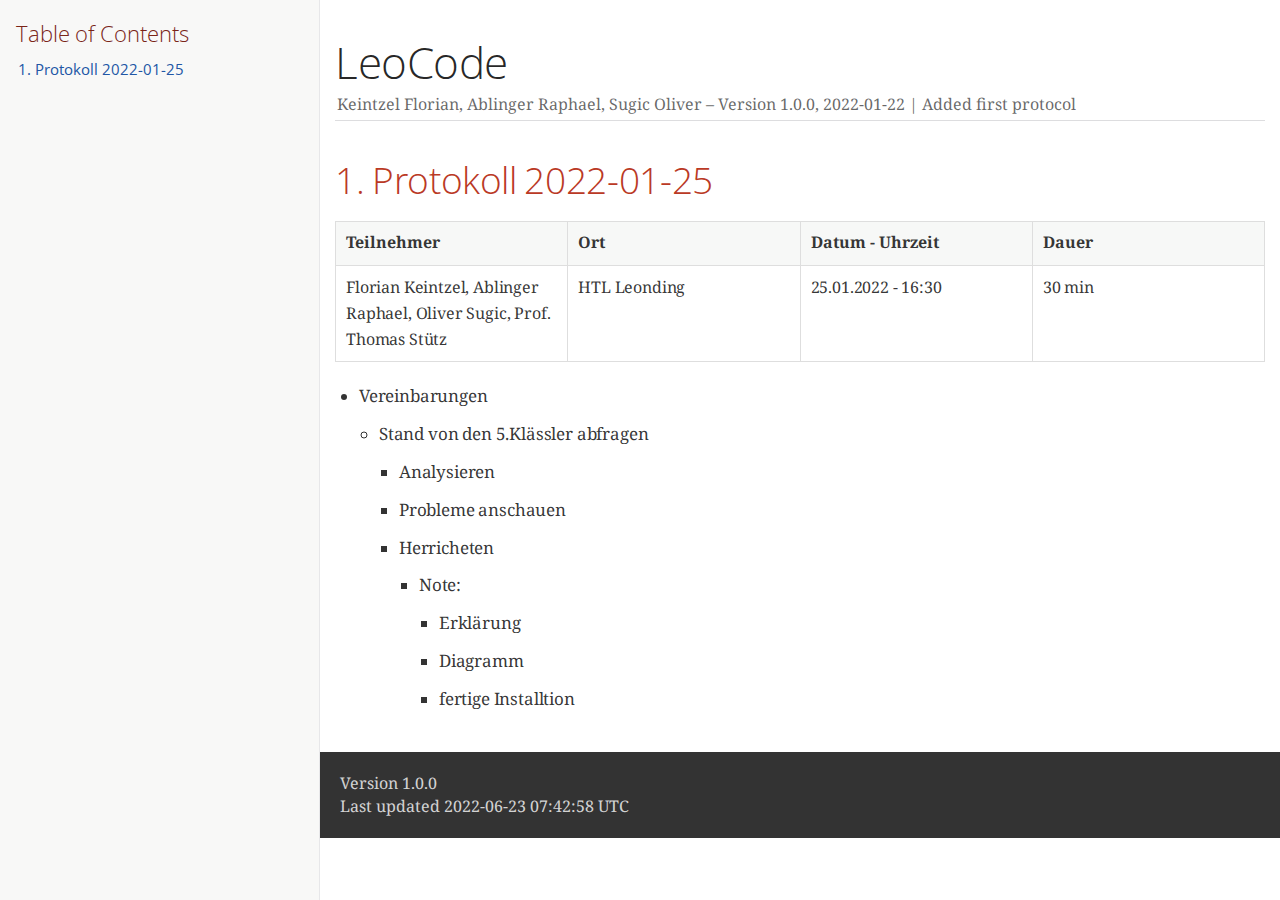
<file: 2022-01-25-minutes-of-meeting.html>
<!DOCTYPE html>
<html lang="en">
<head>
<meta charset="UTF-8">
<meta http-equiv="X-UA-Compatible" content="IE=edge">
<meta name="viewport" content="width=device-width, initial-scale=1.0">
<meta name="generator" content="Asciidoctor 2.0.17">
<meta name="author" content="Keintzel Florian, Ablinger Raphael, Sugic Oliver">
<link rel="icon" type="image/png" href="themes/favicon.png">
<title>LeoCode</title>
<link rel="stylesheet" href="https://fonts.googleapis.com/css?family=Open+Sans:300,300italic,400,400italic,600,600italic%7CNoto+Serif:400,400italic,700,700italic%7CDroid+Sans+Mono:400,700">
<style>
/*! Asciidoctor default stylesheet | MIT License | https://asciidoctor.org */
/* Uncomment the following line when using as a custom stylesheet */
/* @import "https://fonts.googleapis.com/css?family=Open+Sans:300,300italic,400,400italic,600,600italic%7CNoto+Serif:400,400italic,700,700italic%7CDroid+Sans+Mono:400,700"; */
html{font-family:sans-serif;-webkit-text-size-adjust:100%}
a{background:none}
a:focus{outline:thin dotted}
a:active,a:hover{outline:0}
h1{font-size:2em;margin:.67em 0}
b,strong{font-weight:bold}
abbr{font-size:.9em}
abbr[title]{cursor:help;border-bottom:1px dotted #dddddf;text-decoration:none}
dfn{font-style:italic}
hr{height:0}
mark{background:#ff0;color:#000}
code,kbd,pre,samp{font-family:monospace;font-size:1em}
pre{white-space:pre-wrap}
q{quotes:"\201C" "\201D" "\2018" "\2019"}
small{font-size:80%}
sub,sup{font-size:75%;line-height:0;position:relative;vertical-align:baseline}
sup{top:-.5em}
sub{bottom:-.25em}
img{border:0}
svg:not(:root){overflow:hidden}
figure{margin:0}
audio,video{display:inline-block}
audio:not([controls]){display:none;height:0}
fieldset{border:1px solid silver;margin:0 2px;padding:.35em .625em .75em}
legend{border:0;padding:0}
button,input,select,textarea{font-family:inherit;font-size:100%;margin:0}
button,input{line-height:normal}
button,select{text-transform:none}
button,html input[type=button],input[type=reset],input[type=submit]{-webkit-appearance:button;cursor:pointer}
button[disabled],html input[disabled]{cursor:default}
input[type=checkbox],input[type=radio]{padding:0}
button::-moz-focus-inner,input::-moz-focus-inner{border:0;padding:0}
textarea{overflow:auto;vertical-align:top}
table{border-collapse:collapse;border-spacing:0}
*,::before,::after{box-sizing:border-box}
html,body{font-size:100%}
body{background:#fff;color:rgba(0,0,0,.8);padding:0;margin:0;font-family:"Noto Serif","DejaVu Serif",serif;line-height:1;position:relative;cursor:auto;-moz-tab-size:4;-o-tab-size:4;tab-size:4;word-wrap:anywhere;-moz-osx-font-smoothing:grayscale;-webkit-font-smoothing:antialiased}
a:hover{cursor:pointer}
img,object,embed{max-width:100%;height:auto}
object,embed{height:100%}
img{-ms-interpolation-mode:bicubic}
.left{float:left!important}
.right{float:right!important}
.text-left{text-align:left!important}
.text-right{text-align:right!important}
.text-center{text-align:center!important}
.text-justify{text-align:justify!important}
.hide{display:none}
img,object,svg{display:inline-block;vertical-align:middle}
textarea{height:auto;min-height:50px}
select{width:100%}
.subheader,.admonitionblock td.content>.title,.audioblock>.title,.exampleblock>.title,.imageblock>.title,.listingblock>.title,.literalblock>.title,.stemblock>.title,.openblock>.title,.paragraph>.title,.quoteblock>.title,table.tableblock>.title,.verseblock>.title,.videoblock>.title,.dlist>.title,.olist>.title,.ulist>.title,.qlist>.title,.hdlist>.title{line-height:1.45;color:#7a2518;font-weight:400;margin-top:0;margin-bottom:.25em}
div,dl,dt,dd,ul,ol,li,h1,h2,h3,#toctitle,.sidebarblock>.content>.title,h4,h5,h6,pre,form,p,blockquote,th,td{margin:0;padding:0}
a{color:#2156a5;text-decoration:underline;line-height:inherit}
a:hover,a:focus{color:#1d4b8f}
a img{border:0}
p{line-height:1.6;margin-bottom:1.25em;text-rendering:optimizeLegibility}
p aside{font-size:.875em;line-height:1.35;font-style:italic}
h1,h2,h3,#toctitle,.sidebarblock>.content>.title,h4,h5,h6{font-family:"Open Sans","DejaVu Sans",sans-serif;font-weight:300;font-style:normal;color:#ba3925;text-rendering:optimizeLegibility;margin-top:1em;margin-bottom:.5em;line-height:1.0125em}
h1 small,h2 small,h3 small,#toctitle small,.sidebarblock>.content>.title small,h4 small,h5 small,h6 small{font-size:60%;color:#e99b8f;line-height:0}
h1{font-size:2.125em}
h2{font-size:1.6875em}
h3,#toctitle,.sidebarblock>.content>.title{font-size:1.375em}
h4,h5{font-size:1.125em}
h6{font-size:1em}
hr{border:solid #dddddf;border-width:1px 0 0;clear:both;margin:1.25em 0 1.1875em}
em,i{font-style:italic;line-height:inherit}
strong,b{font-weight:bold;line-height:inherit}
small{font-size:60%;line-height:inherit}
code{font-family:"Droid Sans Mono","DejaVu Sans Mono",monospace;font-weight:400;color:rgba(0,0,0,.9)}
ul,ol,dl{line-height:1.6;margin-bottom:1.25em;list-style-position:outside;font-family:inherit}
ul,ol{margin-left:1.5em}
ul li ul,ul li ol{margin-left:1.25em;margin-bottom:0}
ul.square li ul,ul.circle li ul,ul.disc li ul{list-style:inherit}
ul.square{list-style-type:square}
ul.circle{list-style-type:circle}
ul.disc{list-style-type:disc}
ol li ul,ol li ol{margin-left:1.25em;margin-bottom:0}
dl dt{margin-bottom:.3125em;font-weight:bold}
dl dd{margin-bottom:1.25em}
blockquote{margin:0 0 1.25em;padding:.5625em 1.25em 0 1.1875em;border-left:1px solid #ddd}
blockquote,blockquote p{line-height:1.6;color:rgba(0,0,0,.85)}
@media screen and (min-width:768px){h1,h2,h3,#toctitle,.sidebarblock>.content>.title,h4,h5,h6{line-height:1.2}
h1{font-size:2.75em}
h2{font-size:2.3125em}
h3,#toctitle,.sidebarblock>.content>.title{font-size:1.6875em}
h4{font-size:1.4375em}}
table{background:#fff;margin-bottom:1.25em;border:1px solid #dedede;word-wrap:normal}
table thead,table tfoot{background:#f7f8f7}
table thead tr th,table thead tr td,table tfoot tr th,table tfoot tr td{padding:.5em .625em .625em;font-size:inherit;color:rgba(0,0,0,.8);text-align:left}
table tr th,table tr td{padding:.5625em .625em;font-size:inherit;color:rgba(0,0,0,.8)}
table tr.even,table tr.alt{background:#f8f8f7}
table thead tr th,table tfoot tr th,table tbody tr td,table tr td,table tfoot tr td{line-height:1.6}
h1,h2,h3,#toctitle,.sidebarblock>.content>.title,h4,h5,h6{line-height:1.2;word-spacing:-.05em}
h1 strong,h2 strong,h3 strong,#toctitle strong,.sidebarblock>.content>.title strong,h4 strong,h5 strong,h6 strong{font-weight:400}
.center{margin-left:auto;margin-right:auto}
.stretch{width:100%}
.clearfix::before,.clearfix::after,.float-group::before,.float-group::after{content:" ";display:table}
.clearfix::after,.float-group::after{clear:both}
:not(pre).nobreak{word-wrap:normal}
:not(pre).nowrap{white-space:nowrap}
:not(pre).pre-wrap{white-space:pre-wrap}
:not(pre):not([class^=L])>code{font-size:.9375em;font-style:normal!important;letter-spacing:0;padding:.1em .5ex;word-spacing:-.15em;background:#f7f7f8;border-radius:4px;line-height:1.45;text-rendering:optimizeSpeed}
pre{color:rgba(0,0,0,.9);font-family:"Droid Sans Mono","DejaVu Sans Mono",monospace;line-height:1.45;text-rendering:optimizeSpeed}
pre code,pre pre{color:inherit;font-size:inherit;line-height:inherit}
pre>code{display:block}
pre.nowrap,pre.nowrap pre{white-space:pre;word-wrap:normal}
em em{font-style:normal}
strong strong{font-weight:400}
.keyseq{color:rgba(51,51,51,.8)}
kbd{font-family:"Droid Sans Mono","DejaVu Sans Mono",monospace;display:inline-block;color:rgba(0,0,0,.8);font-size:.65em;line-height:1.45;background:#f7f7f7;border:1px solid #ccc;border-radius:3px;box-shadow:0 1px 0 rgba(0,0,0,.2),inset 0 0 0 .1em #fff;margin:0 .15em;padding:.2em .5em;vertical-align:middle;position:relative;top:-.1em;white-space:nowrap}
.keyseq kbd:first-child{margin-left:0}
.keyseq kbd:last-child{margin-right:0}
.menuseq,.menuref{color:#000}
.menuseq b:not(.caret),.menuref{font-weight:inherit}
.menuseq{word-spacing:-.02em}
.menuseq b.caret{font-size:1.25em;line-height:.8}
.menuseq i.caret{font-weight:bold;text-align:center;width:.45em}
b.button::before,b.button::after{position:relative;top:-1px;font-weight:400}
b.button::before{content:"[";padding:0 3px 0 2px}
b.button::after{content:"]";padding:0 2px 0 3px}
p a>code:hover{color:rgba(0,0,0,.9)}
#header,#content,#footnotes,#footer{width:100%;margin:0 auto;max-width:62.5em;*zoom:1;position:relative;padding-left:.9375em;padding-right:.9375em}
#header::before,#header::after,#content::before,#content::after,#footnotes::before,#footnotes::after,#footer::before,#footer::after{content:" ";display:table}
#header::after,#content::after,#footnotes::after,#footer::after{clear:both}
#content{margin-top:1.25em}
#content::before{content:none}
#header>h1:first-child{color:rgba(0,0,0,.85);margin-top:2.25rem;margin-bottom:0}
#header>h1:first-child+#toc{margin-top:8px;border-top:1px solid #dddddf}
#header>h1:only-child,body.toc2 #header>h1:nth-last-child(2){border-bottom:1px solid #dddddf;padding-bottom:8px}
#header .details{border-bottom:1px solid #dddddf;line-height:1.45;padding-top:.25em;padding-bottom:.25em;padding-left:.25em;color:rgba(0,0,0,.6);display:flex;flex-flow:row wrap}
#header .details span:first-child{margin-left:-.125em}
#header .details span.email a{color:rgba(0,0,0,.85)}
#header .details br{display:none}
#header .details br+span::before{content:"\00a0\2013\00a0"}
#header .details br+span.author::before{content:"\00a0\22c5\00a0";color:rgba(0,0,0,.85)}
#header .details br+span#revremark::before{content:"\00a0|\00a0"}
#header #revnumber{text-transform:capitalize}
#header #revnumber::after{content:"\00a0"}
#content>h1:first-child:not([class]){color:rgba(0,0,0,.85);border-bottom:1px solid #dddddf;padding-bottom:8px;margin-top:0;padding-top:1rem;margin-bottom:1.25rem}
#toc{border-bottom:1px solid #e7e7e9;padding-bottom:.5em}
#toc>ul{margin-left:.125em}
#toc ul.sectlevel0>li>a{font-style:italic}
#toc ul.sectlevel0 ul.sectlevel1{margin:.5em 0}
#toc ul{font-family:"Open Sans","DejaVu Sans",sans-serif;list-style-type:none}
#toc li{line-height:1.3334;margin-top:.3334em}
#toc a{text-decoration:none}
#toc a:active{text-decoration:underline}
#toctitle{color:#7a2518;font-size:1.2em}
@media screen and (min-width:768px){#toctitle{font-size:1.375em}
body.toc2{padding-left:15em;padding-right:0}
#toc.toc2{margin-top:0!important;background:#f8f8f7;position:fixed;width:15em;left:0;top:0;border-right:1px solid #e7e7e9;border-top-width:0!important;border-bottom-width:0!important;z-index:1000;padding:1.25em 1em;height:100%;overflow:auto}
#toc.toc2 #toctitle{margin-top:0;margin-bottom:.8rem;font-size:1.2em}
#toc.toc2>ul{font-size:.9em;margin-bottom:0}
#toc.toc2 ul ul{margin-left:0;padding-left:1em}
#toc.toc2 ul.sectlevel0 ul.sectlevel1{padding-left:0;margin-top:.5em;margin-bottom:.5em}
body.toc2.toc-right{padding-left:0;padding-right:15em}
body.toc2.toc-right #toc.toc2{border-right-width:0;border-left:1px solid #e7e7e9;left:auto;right:0}}
@media screen and (min-width:1280px){body.toc2{padding-left:20em;padding-right:0}
#toc.toc2{width:20em}
#toc.toc2 #toctitle{font-size:1.375em}
#toc.toc2>ul{font-size:.95em}
#toc.toc2 ul ul{padding-left:1.25em}
body.toc2.toc-right{padding-left:0;padding-right:20em}}
#content #toc{border:1px solid #e0e0dc;margin-bottom:1.25em;padding:1.25em;background:#f8f8f7;border-radius:4px}
#content #toc>:first-child{margin-top:0}
#content #toc>:last-child{margin-bottom:0}
#footer{max-width:none;background:rgba(0,0,0,.8);padding:1.25em}
#footer-text{color:hsla(0,0%,100%,.8);line-height:1.44}
#content{margin-bottom:.625em}
.sect1{padding-bottom:.625em}
@media screen and (min-width:768px){#content{margin-bottom:1.25em}
.sect1{padding-bottom:1.25em}}
.sect1:last-child{padding-bottom:0}
.sect1+.sect1{border-top:1px solid #e7e7e9}
#content h1>a.anchor,h2>a.anchor,h3>a.anchor,#toctitle>a.anchor,.sidebarblock>.content>.title>a.anchor,h4>a.anchor,h5>a.anchor,h6>a.anchor{position:absolute;z-index:1001;width:1.5ex;margin-left:-1.5ex;display:block;text-decoration:none!important;visibility:hidden;text-align:center;font-weight:400}
#content h1>a.anchor::before,h2>a.anchor::before,h3>a.anchor::before,#toctitle>a.anchor::before,.sidebarblock>.content>.title>a.anchor::before,h4>a.anchor::before,h5>a.anchor::before,h6>a.anchor::before{content:"\00A7";font-size:.85em;display:block;padding-top:.1em}
#content h1:hover>a.anchor,#content h1>a.anchor:hover,h2:hover>a.anchor,h2>a.anchor:hover,h3:hover>a.anchor,#toctitle:hover>a.anchor,.sidebarblock>.content>.title:hover>a.anchor,h3>a.anchor:hover,#toctitle>a.anchor:hover,.sidebarblock>.content>.title>a.anchor:hover,h4:hover>a.anchor,h4>a.anchor:hover,h5:hover>a.anchor,h5>a.anchor:hover,h6:hover>a.anchor,h6>a.anchor:hover{visibility:visible}
#content h1>a.link,h2>a.link,h3>a.link,#toctitle>a.link,.sidebarblock>.content>.title>a.link,h4>a.link,h5>a.link,h6>a.link{color:#ba3925;text-decoration:none}
#content h1>a.link:hover,h2>a.link:hover,h3>a.link:hover,#toctitle>a.link:hover,.sidebarblock>.content>.title>a.link:hover,h4>a.link:hover,h5>a.link:hover,h6>a.link:hover{color:#a53221}
details,.audioblock,.imageblock,.literalblock,.listingblock,.stemblock,.videoblock{margin-bottom:1.25em}
details{margin-left:1.25rem}
details>summary{cursor:pointer;display:block;position:relative;line-height:1.6;margin-bottom:.625rem;outline:none;-webkit-tap-highlight-color:transparent}
details>summary::-webkit-details-marker{display:none}
details>summary::before{content:"";border:solid transparent;border-left:solid;border-width:.3em 0 .3em .5em;position:absolute;top:.5em;left:-1.25rem;transform:translateX(15%)}
details[open]>summary::before{border:solid transparent;border-top:solid;border-width:.5em .3em 0;transform:translateY(15%)}
details>summary::after{content:"";width:1.25rem;height:1em;position:absolute;top:.3em;left:-1.25rem}
.admonitionblock td.content>.title,.audioblock>.title,.exampleblock>.title,.imageblock>.title,.listingblock>.title,.literalblock>.title,.stemblock>.title,.openblock>.title,.paragraph>.title,.quoteblock>.title,table.tableblock>.title,.verseblock>.title,.videoblock>.title,.dlist>.title,.olist>.title,.ulist>.title,.qlist>.title,.hdlist>.title{text-rendering:optimizeLegibility;text-align:left;font-family:"Noto Serif","DejaVu Serif",serif;font-size:1rem;font-style:italic}
table.tableblock.fit-content>caption.title{white-space:nowrap;width:0}
.paragraph.lead>p,#preamble>.sectionbody>[class=paragraph]:first-of-type p{font-size:1.21875em;line-height:1.6;color:rgba(0,0,0,.85)}
.admonitionblock>table{border-collapse:separate;border:0;background:none;width:100%}
.admonitionblock>table td.icon{text-align:center;width:80px}
.admonitionblock>table td.icon img{max-width:none}
.admonitionblock>table td.icon .title{font-weight:bold;font-family:"Open Sans","DejaVu Sans",sans-serif;text-transform:uppercase}
.admonitionblock>table td.content{padding-left:1.125em;padding-right:1.25em;border-left:1px solid #dddddf;color:rgba(0,0,0,.6);word-wrap:anywhere}
.admonitionblock>table td.content>:last-child>:last-child{margin-bottom:0}
.exampleblock>.content{border:1px solid #e6e6e6;margin-bottom:1.25em;padding:1.25em;background:#fff;border-radius:4px}
.exampleblock>.content>:first-child{margin-top:0}
.exampleblock>.content>:last-child{margin-bottom:0}
.sidebarblock{border:1px solid #dbdbd6;margin-bottom:1.25em;padding:1.25em;background:#f3f3f2;border-radius:4px}
.sidebarblock>:first-child{margin-top:0}
.sidebarblock>:last-child{margin-bottom:0}
.sidebarblock>.content>.title{color:#7a2518;margin-top:0;text-align:center}
.exampleblock>.content>:last-child>:last-child,.exampleblock>.content .olist>ol>li:last-child>:last-child,.exampleblock>.content .ulist>ul>li:last-child>:last-child,.exampleblock>.content .qlist>ol>li:last-child>:last-child,.sidebarblock>.content>:last-child>:last-child,.sidebarblock>.content .olist>ol>li:last-child>:last-child,.sidebarblock>.content .ulist>ul>li:last-child>:last-child,.sidebarblock>.content .qlist>ol>li:last-child>:last-child{margin-bottom:0}
.literalblock pre,.listingblock>.content>pre{border-radius:4px;overflow-x:auto;padding:1em;font-size:.8125em}
@media screen and (min-width:768px){.literalblock pre,.listingblock>.content>pre{font-size:.90625em}}
@media screen and (min-width:1280px){.literalblock pre,.listingblock>.content>pre{font-size:1em}}
.literalblock pre,.listingblock>.content>pre:not(.highlight),.listingblock>.content>pre[class=highlight],.listingblock>.content>pre[class^="highlight "]{background:#f7f7f8}
.literalblock.output pre{color:#f7f7f8;background:rgba(0,0,0,.9)}
.listingblock>.content{position:relative}
.listingblock code[data-lang]::before{display:none;content:attr(data-lang);position:absolute;font-size:.75em;top:.425rem;right:.5rem;line-height:1;text-transform:uppercase;color:inherit;opacity:.5}
.listingblock:hover code[data-lang]::before{display:block}
.listingblock.terminal pre .command::before{content:attr(data-prompt);padding-right:.5em;color:inherit;opacity:.5}
.listingblock.terminal pre .command:not([data-prompt])::before{content:"$"}
.listingblock pre.highlightjs{padding:0}
.listingblock pre.highlightjs>code{padding:1em;border-radius:4px}
.listingblock pre.prettyprint{border-width:0}
.prettyprint{background:#f7f7f8}
pre.prettyprint .linenums{line-height:1.45;margin-left:2em}
pre.prettyprint li{background:none;list-style-type:inherit;padding-left:0}
pre.prettyprint li code[data-lang]::before{opacity:1}
pre.prettyprint li:not(:first-child) code[data-lang]::before{display:none}
table.linenotable{border-collapse:separate;border:0;margin-bottom:0;background:none}
table.linenotable td[class]{color:inherit;vertical-align:top;padding:0;line-height:inherit;white-space:normal}
table.linenotable td.code{padding-left:.75em}
table.linenotable td.linenos,pre.pygments .linenos{border-right:1px solid;opacity:.35;padding-right:.5em;-webkit-user-select:none;-moz-user-select:none;-ms-user-select:none;user-select:none}
pre.pygments span.linenos{display:inline-block;margin-right:.75em}
.quoteblock{margin:0 1em 1.25em 1.5em;display:table}
.quoteblock:not(.excerpt)>.title{margin-left:-1.5em;margin-bottom:.75em}
.quoteblock blockquote,.quoteblock p{color:rgba(0,0,0,.85);font-size:1.15rem;line-height:1.75;word-spacing:.1em;letter-spacing:0;font-style:italic;text-align:justify}
.quoteblock blockquote{margin:0;padding:0;border:0}
.quoteblock blockquote::before{content:"\201c";float:left;font-size:2.75em;font-weight:bold;line-height:.6em;margin-left:-.6em;color:#7a2518;text-shadow:0 1px 2px rgba(0,0,0,.1)}
.quoteblock blockquote>.paragraph:last-child p{margin-bottom:0}
.quoteblock .attribution{margin-top:.75em;margin-right:.5ex;text-align:right}
.verseblock{margin:0 1em 1.25em}
.verseblock pre{font-family:"Open Sans","DejaVu Sans",sans-serif;font-size:1.15rem;color:rgba(0,0,0,.85);font-weight:300;text-rendering:optimizeLegibility}
.verseblock pre strong{font-weight:400}
.verseblock .attribution{margin-top:1.25rem;margin-left:.5ex}
.quoteblock .attribution,.verseblock .attribution{font-size:.9375em;line-height:1.45;font-style:italic}
.quoteblock .attribution br,.verseblock .attribution br{display:none}
.quoteblock .attribution cite,.verseblock .attribution cite{display:block;letter-spacing:-.025em;color:rgba(0,0,0,.6)}
.quoteblock.abstract blockquote::before,.quoteblock.excerpt blockquote::before,.quoteblock .quoteblock blockquote::before{display:none}
.quoteblock.abstract blockquote,.quoteblock.abstract p,.quoteblock.excerpt blockquote,.quoteblock.excerpt p,.quoteblock .quoteblock blockquote,.quoteblock .quoteblock p{line-height:1.6;word-spacing:0}
.quoteblock.abstract{margin:0 1em 1.25em;display:block}
.quoteblock.abstract>.title{margin:0 0 .375em;font-size:1.15em;text-align:center}
.quoteblock.excerpt>blockquote,.quoteblock .quoteblock{padding:0 0 .25em 1em;border-left:.25em solid #dddddf}
.quoteblock.excerpt,.quoteblock .quoteblock{margin-left:0}
.quoteblock.excerpt blockquote,.quoteblock.excerpt p,.quoteblock .quoteblock blockquote,.quoteblock .quoteblock p{color:inherit;font-size:1.0625rem}
.quoteblock.excerpt .attribution,.quoteblock .quoteblock .attribution{color:inherit;font-size:.85rem;text-align:left;margin-right:0}
p.tableblock:last-child{margin-bottom:0}
td.tableblock>.content{margin-bottom:1.25em;word-wrap:anywhere}
td.tableblock>.content>:last-child{margin-bottom:-1.25em}
table.tableblock,th.tableblock,td.tableblock{border:0 solid #dedede}
table.grid-all>*>tr>*{border-width:1px}
table.grid-cols>*>tr>*{border-width:0 1px}
table.grid-rows>*>tr>*{border-width:1px 0}
table.frame-all{border-width:1px}
table.frame-ends{border-width:1px 0}
table.frame-sides{border-width:0 1px}
table.frame-none>colgroup+*>:first-child>*,table.frame-sides>colgroup+*>:first-child>*{border-top-width:0}
table.frame-none>:last-child>:last-child>*,table.frame-sides>:last-child>:last-child>*{border-bottom-width:0}
table.frame-none>*>tr>:first-child,table.frame-ends>*>tr>:first-child{border-left-width:0}
table.frame-none>*>tr>:last-child,table.frame-ends>*>tr>:last-child{border-right-width:0}
table.stripes-all>*>tr,table.stripes-odd>*>tr:nth-of-type(odd),table.stripes-even>*>tr:nth-of-type(even),table.stripes-hover>*>tr:hover{background:#f8f8f7}
th.halign-left,td.halign-left{text-align:left}
th.halign-right,td.halign-right{text-align:right}
th.halign-center,td.halign-center{text-align:center}
th.valign-top,td.valign-top{vertical-align:top}
th.valign-bottom,td.valign-bottom{vertical-align:bottom}
th.valign-middle,td.valign-middle{vertical-align:middle}
table thead th,table tfoot th{font-weight:bold}
tbody tr th{background:#f7f8f7}
tbody tr th,tbody tr th p,tfoot tr th,tfoot tr th p{color:rgba(0,0,0,.8);font-weight:bold}
p.tableblock>code:only-child{background:none;padding:0}
p.tableblock{font-size:1em}
ol{margin-left:1.75em}
ul li ol{margin-left:1.5em}
dl dd{margin-left:1.125em}
dl dd:last-child,dl dd:last-child>:last-child{margin-bottom:0}
li p,ul dd,ol dd,.olist .olist,.ulist .ulist,.ulist .olist,.olist .ulist{margin-bottom:.625em}
ul.checklist,ul.none,ol.none,ul.no-bullet,ol.no-bullet,ol.unnumbered,ul.unstyled,ol.unstyled{list-style-type:none}
ul.no-bullet,ol.no-bullet,ol.unnumbered{margin-left:.625em}
ul.unstyled,ol.unstyled{margin-left:0}
li>p:empty:only-child::before{content:"";display:inline-block}
ul.checklist>li>p:first-child{margin-left:-1em}
ul.checklist>li>p:first-child>.fa-square-o:first-child,ul.checklist>li>p:first-child>.fa-check-square-o:first-child{width:1.25em;font-size:.8em;position:relative;bottom:.125em}
ul.checklist>li>p:first-child>input[type=checkbox]:first-child{margin-right:.25em}
ul.inline{display:flex;flex-flow:row wrap;list-style:none;margin:0 0 .625em -1.25em}
ul.inline>li{margin-left:1.25em}
.unstyled dl dt{font-weight:400;font-style:normal}
ol.arabic{list-style-type:decimal}
ol.decimal{list-style-type:decimal-leading-zero}
ol.loweralpha{list-style-type:lower-alpha}
ol.upperalpha{list-style-type:upper-alpha}
ol.lowerroman{list-style-type:lower-roman}
ol.upperroman{list-style-type:upper-roman}
ol.lowergreek{list-style-type:lower-greek}
.hdlist>table,.colist>table{border:0;background:none}
.hdlist>table>tbody>tr,.colist>table>tbody>tr{background:none}
td.hdlist1,td.hdlist2{vertical-align:top;padding:0 .625em}
td.hdlist1{font-weight:bold;padding-bottom:1.25em}
td.hdlist2{word-wrap:anywhere}
.literalblock+.colist,.listingblock+.colist{margin-top:-.5em}
.colist td:not([class]):first-child{padding:.4em .75em 0;line-height:1;vertical-align:top}
.colist td:not([class]):first-child img{max-width:none}
.colist td:not([class]):last-child{padding:.25em 0}
.thumb,.th{line-height:0;display:inline-block;border:4px solid #fff;box-shadow:0 0 0 1px #ddd}
.imageblock.left{margin:.25em .625em 1.25em 0}
.imageblock.right{margin:.25em 0 1.25em .625em}
.imageblock>.title{margin-bottom:0}
.imageblock.thumb,.imageblock.th{border-width:6px}
.imageblock.thumb>.title,.imageblock.th>.title{padding:0 .125em}
.image.left,.image.right{margin-top:.25em;margin-bottom:.25em;display:inline-block;line-height:0}
.image.left{margin-right:.625em}
.image.right{margin-left:.625em}
a.image{text-decoration:none;display:inline-block}
a.image object{pointer-events:none}
sup.footnote,sup.footnoteref{font-size:.875em;position:static;vertical-align:super}
sup.footnote a,sup.footnoteref a{text-decoration:none}
sup.footnote a:active,sup.footnoteref a:active{text-decoration:underline}
#footnotes{padding-top:.75em;padding-bottom:.75em;margin-bottom:.625em}
#footnotes hr{width:20%;min-width:6.25em;margin:-.25em 0 .75em;border-width:1px 0 0}
#footnotes .footnote{padding:0 .375em 0 .225em;line-height:1.3334;font-size:.875em;margin-left:1.2em;margin-bottom:.2em}
#footnotes .footnote a:first-of-type{font-weight:bold;text-decoration:none;margin-left:-1.05em}
#footnotes .footnote:last-of-type{margin-bottom:0}
#content #footnotes{margin-top:-.625em;margin-bottom:0;padding:.75em 0}
div.unbreakable{page-break-inside:avoid}
.big{font-size:larger}
.small{font-size:smaller}
.underline{text-decoration:underline}
.overline{text-decoration:overline}
.line-through{text-decoration:line-through}
.aqua{color:#00bfbf}
.aqua-background{background:#00fafa}
.black{color:#000}
.black-background{background:#000}
.blue{color:#0000bf}
.blue-background{background:#0000fa}
.fuchsia{color:#bf00bf}
.fuchsia-background{background:#fa00fa}
.gray{color:#606060}
.gray-background{background:#7d7d7d}
.green{color:#006000}
.green-background{background:#007d00}
.lime{color:#00bf00}
.lime-background{background:#00fa00}
.maroon{color:#600000}
.maroon-background{background:#7d0000}
.navy{color:#000060}
.navy-background{background:#00007d}
.olive{color:#606000}
.olive-background{background:#7d7d00}
.purple{color:#600060}
.purple-background{background:#7d007d}
.red{color:#bf0000}
.red-background{background:#fa0000}
.silver{color:#909090}
.silver-background{background:#bcbcbc}
.teal{color:#006060}
.teal-background{background:#007d7d}
.white{color:#bfbfbf}
.white-background{background:#fafafa}
.yellow{color:#bfbf00}
.yellow-background{background:#fafa00}
span.icon>.fa{cursor:default}
a span.icon>.fa{cursor:inherit}
.admonitionblock td.icon [class^="fa icon-"]{font-size:2.5em;text-shadow:1px 1px 2px rgba(0,0,0,.5);cursor:default}
.admonitionblock td.icon .icon-note::before{content:"\f05a";color:#19407c}
.admonitionblock td.icon .icon-tip::before{content:"\f0eb";text-shadow:1px 1px 2px rgba(155,155,0,.8);color:#111}
.admonitionblock td.icon .icon-warning::before{content:"\f071";color:#bf6900}
.admonitionblock td.icon .icon-caution::before{content:"\f06d";color:#bf3400}
.admonitionblock td.icon .icon-important::before{content:"\f06a";color:#bf0000}
.conum[data-value]{display:inline-block;color:#fff!important;background:rgba(0,0,0,.8);border-radius:50%;text-align:center;font-size:.75em;width:1.67em;height:1.67em;line-height:1.67em;font-family:"Open Sans","DejaVu Sans",sans-serif;font-style:normal;font-weight:bold}
.conum[data-value] *{color:#fff!important}
.conum[data-value]+b{display:none}
.conum[data-value]::after{content:attr(data-value)}
pre .conum[data-value]{position:relative;top:-.125em}
b.conum *{color:inherit!important}
.conum:not([data-value]):empty{display:none}
dt,th.tableblock,td.content,div.footnote{text-rendering:optimizeLegibility}
h1,h2,p,td.content,span.alt,summary{letter-spacing:-.01em}
p strong,td.content strong,div.footnote strong{letter-spacing:-.005em}
p,blockquote,dt,td.content,span.alt,summary{font-size:1.0625rem}
p{margin-bottom:1.25rem}
.sidebarblock p,.sidebarblock dt,.sidebarblock td.content,p.tableblock{font-size:1em}
.exampleblock>.content{background:#fffef7;border-color:#e0e0dc;box-shadow:0 1px 4px #e0e0dc}
.print-only{display:none!important}
@page{margin:1.25cm .75cm}
@media print{*{box-shadow:none!important;text-shadow:none!important}
html{font-size:80%}
a{color:inherit!important;text-decoration:underline!important}
a.bare,a[href^="#"],a[href^="mailto:"]{text-decoration:none!important}
a[href^="http:"]:not(.bare)::after,a[href^="https:"]:not(.bare)::after{content:"(" attr(href) ")";display:inline-block;font-size:.875em;padding-left:.25em}
abbr[title]{border-bottom:1px dotted}
abbr[title]::after{content:" (" attr(title) ")"}
pre,blockquote,tr,img,object,svg{page-break-inside:avoid}
thead{display:table-header-group}
svg{max-width:100%}
p,blockquote,dt,td.content{font-size:1em;orphans:3;widows:3}
h2,h3,#toctitle,.sidebarblock>.content>.title{page-break-after:avoid}
#header,#content,#footnotes,#footer{max-width:none}
#toc,.sidebarblock,.exampleblock>.content{background:none!important}
#toc{border-bottom:1px solid #dddddf!important;padding-bottom:0!important}
body.book #header{text-align:center}
body.book #header>h1:first-child{border:0!important;margin:2.5em 0 1em}
body.book #header .details{border:0!important;display:block;padding:0!important}
body.book #header .details span:first-child{margin-left:0!important}
body.book #header .details br{display:block}
body.book #header .details br+span::before{content:none!important}
body.book #toc{border:0!important;text-align:left!important;padding:0!important;margin:0!important}
body.book #toc,body.book #preamble,body.book h1.sect0,body.book .sect1>h2{page-break-before:always}
.listingblock code[data-lang]::before{display:block}
#footer{padding:0 .9375em}
.hide-on-print{display:none!important}
.print-only{display:block!important}
.hide-for-print{display:none!important}
.show-for-print{display:inherit!important}}
@media amzn-kf8,print{#header>h1:first-child{margin-top:1.25rem}
.sect1{padding:0!important}
.sect1+.sect1{border:0}
#footer{background:none}
#footer-text{color:rgba(0,0,0,.6);font-size:.9em}}
@media amzn-kf8{#header,#content,#footnotes,#footer{padding:0}}
</style>
<link rel="stylesheet" href="https://cdnjs.cloudflare.com/ajax/libs/font-awesome/4.7.0/css/font-awesome.min.css">
<style>
pre.rouge .hll {
  background-color: #ffc;
}
pre.rouge .hll * {
  background-color: initial;
}
</style>
</head>
<body class="article toc2 toc-left">
<div id="header">
<h1>LeoCode</h1>
<div class="details">
<span id="author" class="author">Keintzel Florian, Ablinger Raphael, Sugic Oliver</span><br>
<span id="revnumber">version 1.0.0,</span>
<span id="revdate">2022-01-22</span>
<br><span id="revremark">Added first protocol</span>
</div>
<div id="toc" class="toc2">
<div id="toctitle">Table of Contents</div>
<ul class="sectlevel1">
<li><a href="#_protokoll_2022_01_25">1. Protokoll 2022-01-25</a></li>
</ul>
</div>
</div>
<div id="content">
<div class="sect1">
<h2 id="_protokoll_2022_01_25"><a class="anchor" href="#_protokoll_2022_01_25"></a>1. Protokoll 2022-01-25</h2>
<div class="sectionbody">
<table class="tableblock frame-all grid-all stretch">
<colgroup>
<col style="width: 25%;">
<col style="width: 25%;">
<col style="width: 25%;">
<col style="width: 25%;">
</colgroup>
<thead>
<tr>
<th class="tableblock halign-left valign-top">Teilnehmer</th>
<th class="tableblock halign-left valign-top">Ort</th>
<th class="tableblock halign-left valign-top">Datum - Uhrzeit</th>
<th class="tableblock halign-left valign-top">Dauer</th>
</tr>
</thead>
<tbody>
<tr>
<td class="tableblock halign-left valign-top"><p class="tableblock">Florian Keintzel, Ablinger Raphael, Oliver Sugic, Prof. Thomas Stütz</p></td>
<td class="tableblock halign-left valign-top"><p class="tableblock">HTL Leonding</p></td>
<td class="tableblock halign-left valign-top"><p class="tableblock">25.01.2022 - 16:30</p></td>
<td class="tableblock halign-left valign-top"><p class="tableblock">30 min</p></td>
</tr>
</tbody>
</table>
<div class="ulist">
<ul>
<li>
<p>Vereinbarungen</p>
<div class="ulist">
<ul>
<li>
<p>Stand von den 5.Klässler abfragen</p>
<div class="ulist">
<ul>
<li>
<p>Analysieren</p>
</li>
<li>
<p>Probleme anschauen</p>
</li>
<li>
<p>Herricheten</p>
<div class="ulist">
<ul>
<li>
<p>Note:</p>
<div class="ulist">
<ul>
<li>
<p>Erklärung</p>
</li>
<li>
<p>Diagramm</p>
</li>
<li>
<p>fertige Installtion</p>
</li>
</ul>
</div>
</li>
</ul>
</div>
</li>
</ul>
</div>
</li>
</ul>
</div>
</li>
</ul>
</div>
</div>
</div>
</div>
<div id="footer">
<div id="footer-text">
Version 1.0.0<br>
Last updated 2022-06-23 07:42:58 UTC
</div>
</div>
</body>
</html>
</file>
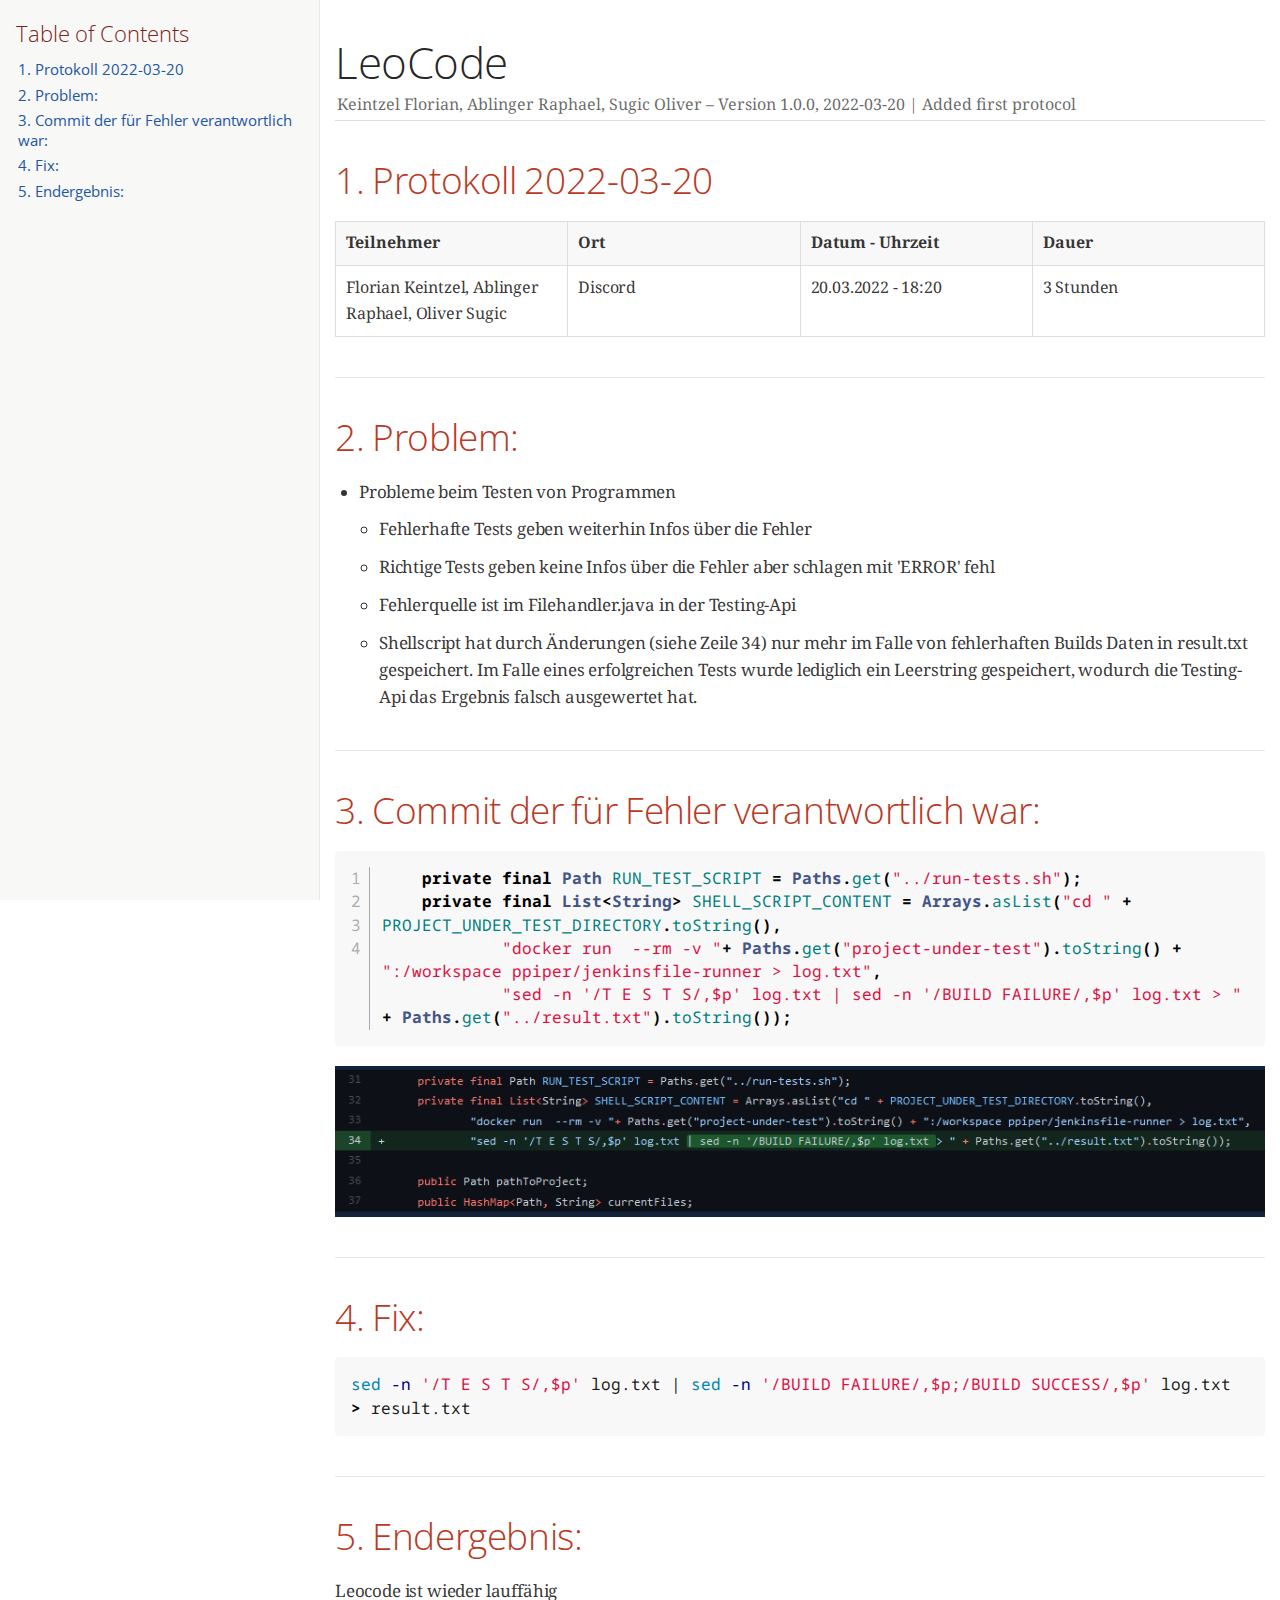
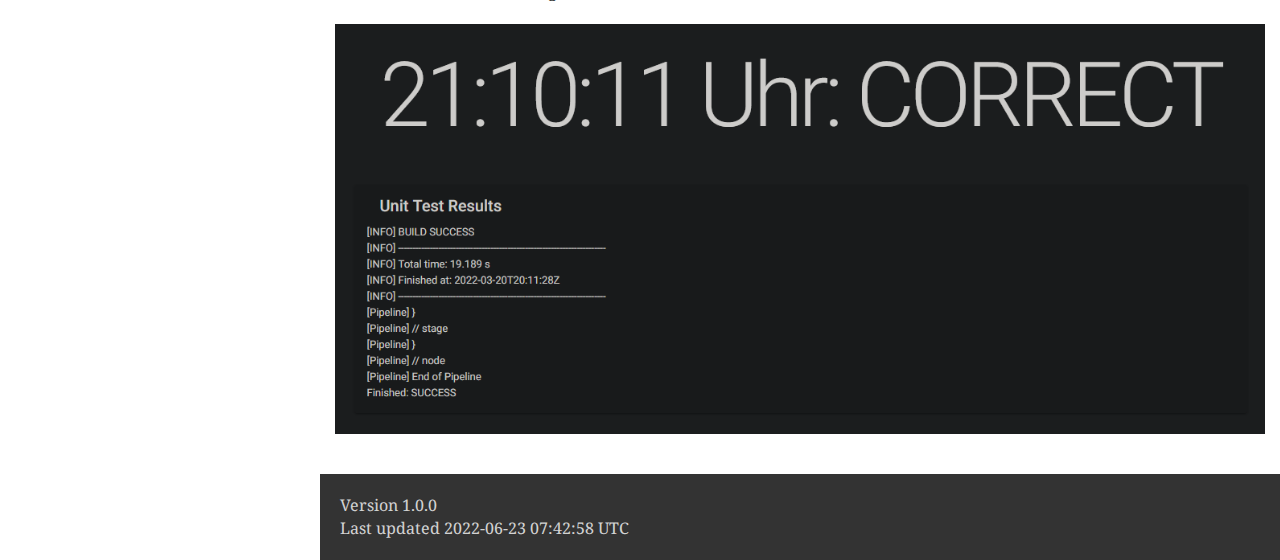
<file: 2022-03-20-minutes-of-meeting.html>
<!DOCTYPE html>
<html lang="en">
<head>
<meta charset="UTF-8">
<meta http-equiv="X-UA-Compatible" content="IE=edge">
<meta name="viewport" content="width=device-width, initial-scale=1.0">
<meta name="generator" content="Asciidoctor 2.0.17">
<meta name="author" content="Keintzel Florian, Ablinger Raphael, Sugic Oliver">
<link rel="icon" type="image/png" href="themes/favicon.png">
<title>LeoCode</title>
<link rel="stylesheet" href="https://fonts.googleapis.com/css?family=Open+Sans:300,300italic,400,400italic,600,600italic%7CNoto+Serif:400,400italic,700,700italic%7CDroid+Sans+Mono:400,700">
<style>
/*! Asciidoctor default stylesheet | MIT License | https://asciidoctor.org */
/* Uncomment the following line when using as a custom stylesheet */
/* @import "https://fonts.googleapis.com/css?family=Open+Sans:300,300italic,400,400italic,600,600italic%7CNoto+Serif:400,400italic,700,700italic%7CDroid+Sans+Mono:400,700"; */
html{font-family:sans-serif;-webkit-text-size-adjust:100%}
a{background:none}
a:focus{outline:thin dotted}
a:active,a:hover{outline:0}
h1{font-size:2em;margin:.67em 0}
b,strong{font-weight:bold}
abbr{font-size:.9em}
abbr[title]{cursor:help;border-bottom:1px dotted #dddddf;text-decoration:none}
dfn{font-style:italic}
hr{height:0}
mark{background:#ff0;color:#000}
code,kbd,pre,samp{font-family:monospace;font-size:1em}
pre{white-space:pre-wrap}
q{quotes:"\201C" "\201D" "\2018" "\2019"}
small{font-size:80%}
sub,sup{font-size:75%;line-height:0;position:relative;vertical-align:baseline}
sup{top:-.5em}
sub{bottom:-.25em}
img{border:0}
svg:not(:root){overflow:hidden}
figure{margin:0}
audio,video{display:inline-block}
audio:not([controls]){display:none;height:0}
fieldset{border:1px solid silver;margin:0 2px;padding:.35em .625em .75em}
legend{border:0;padding:0}
button,input,select,textarea{font-family:inherit;font-size:100%;margin:0}
button,input{line-height:normal}
button,select{text-transform:none}
button,html input[type=button],input[type=reset],input[type=submit]{-webkit-appearance:button;cursor:pointer}
button[disabled],html input[disabled]{cursor:default}
input[type=checkbox],input[type=radio]{padding:0}
button::-moz-focus-inner,input::-moz-focus-inner{border:0;padding:0}
textarea{overflow:auto;vertical-align:top}
table{border-collapse:collapse;border-spacing:0}
*,::before,::after{box-sizing:border-box}
html,body{font-size:100%}
body{background:#fff;color:rgba(0,0,0,.8);padding:0;margin:0;font-family:"Noto Serif","DejaVu Serif",serif;line-height:1;position:relative;cursor:auto;-moz-tab-size:4;-o-tab-size:4;tab-size:4;word-wrap:anywhere;-moz-osx-font-smoothing:grayscale;-webkit-font-smoothing:antialiased}
a:hover{cursor:pointer}
img,object,embed{max-width:100%;height:auto}
object,embed{height:100%}
img{-ms-interpolation-mode:bicubic}
.left{float:left!important}
.right{float:right!important}
.text-left{text-align:left!important}
.text-right{text-align:right!important}
.text-center{text-align:center!important}
.text-justify{text-align:justify!important}
.hide{display:none}
img,object,svg{display:inline-block;vertical-align:middle}
textarea{height:auto;min-height:50px}
select{width:100%}
.subheader,.admonitionblock td.content>.title,.audioblock>.title,.exampleblock>.title,.imageblock>.title,.listingblock>.title,.literalblock>.title,.stemblock>.title,.openblock>.title,.paragraph>.title,.quoteblock>.title,table.tableblock>.title,.verseblock>.title,.videoblock>.title,.dlist>.title,.olist>.title,.ulist>.title,.qlist>.title,.hdlist>.title{line-height:1.45;color:#7a2518;font-weight:400;margin-top:0;margin-bottom:.25em}
div,dl,dt,dd,ul,ol,li,h1,h2,h3,#toctitle,.sidebarblock>.content>.title,h4,h5,h6,pre,form,p,blockquote,th,td{margin:0;padding:0}
a{color:#2156a5;text-decoration:underline;line-height:inherit}
a:hover,a:focus{color:#1d4b8f}
a img{border:0}
p{line-height:1.6;margin-bottom:1.25em;text-rendering:optimizeLegibility}
p aside{font-size:.875em;line-height:1.35;font-style:italic}
h1,h2,h3,#toctitle,.sidebarblock>.content>.title,h4,h5,h6{font-family:"Open Sans","DejaVu Sans",sans-serif;font-weight:300;font-style:normal;color:#ba3925;text-rendering:optimizeLegibility;margin-top:1em;margin-bottom:.5em;line-height:1.0125em}
h1 small,h2 small,h3 small,#toctitle small,.sidebarblock>.content>.title small,h4 small,h5 small,h6 small{font-size:60%;color:#e99b8f;line-height:0}
h1{font-size:2.125em}
h2{font-size:1.6875em}
h3,#toctitle,.sidebarblock>.content>.title{font-size:1.375em}
h4,h5{font-size:1.125em}
h6{font-size:1em}
hr{border:solid #dddddf;border-width:1px 0 0;clear:both;margin:1.25em 0 1.1875em}
em,i{font-style:italic;line-height:inherit}
strong,b{font-weight:bold;line-height:inherit}
small{font-size:60%;line-height:inherit}
code{font-family:"Droid Sans Mono","DejaVu Sans Mono",monospace;font-weight:400;color:rgba(0,0,0,.9)}
ul,ol,dl{line-height:1.6;margin-bottom:1.25em;list-style-position:outside;font-family:inherit}
ul,ol{margin-left:1.5em}
ul li ul,ul li ol{margin-left:1.25em;margin-bottom:0}
ul.square li ul,ul.circle li ul,ul.disc li ul{list-style:inherit}
ul.square{list-style-type:square}
ul.circle{list-style-type:circle}
ul.disc{list-style-type:disc}
ol li ul,ol li ol{margin-left:1.25em;margin-bottom:0}
dl dt{margin-bottom:.3125em;font-weight:bold}
dl dd{margin-bottom:1.25em}
blockquote{margin:0 0 1.25em;padding:.5625em 1.25em 0 1.1875em;border-left:1px solid #ddd}
blockquote,blockquote p{line-height:1.6;color:rgba(0,0,0,.85)}
@media screen and (min-width:768px){h1,h2,h3,#toctitle,.sidebarblock>.content>.title,h4,h5,h6{line-height:1.2}
h1{font-size:2.75em}
h2{font-size:2.3125em}
h3,#toctitle,.sidebarblock>.content>.title{font-size:1.6875em}
h4{font-size:1.4375em}}
table{background:#fff;margin-bottom:1.25em;border:1px solid #dedede;word-wrap:normal}
table thead,table tfoot{background:#f7f8f7}
table thead tr th,table thead tr td,table tfoot tr th,table tfoot tr td{padding:.5em .625em .625em;font-size:inherit;color:rgba(0,0,0,.8);text-align:left}
table tr th,table tr td{padding:.5625em .625em;font-size:inherit;color:rgba(0,0,0,.8)}
table tr.even,table tr.alt{background:#f8f8f7}
table thead tr th,table tfoot tr th,table tbody tr td,table tr td,table tfoot tr td{line-height:1.6}
h1,h2,h3,#toctitle,.sidebarblock>.content>.title,h4,h5,h6{line-height:1.2;word-spacing:-.05em}
h1 strong,h2 strong,h3 strong,#toctitle strong,.sidebarblock>.content>.title strong,h4 strong,h5 strong,h6 strong{font-weight:400}
.center{margin-left:auto;margin-right:auto}
.stretch{width:100%}
.clearfix::before,.clearfix::after,.float-group::before,.float-group::after{content:" ";display:table}
.clearfix::after,.float-group::after{clear:both}
:not(pre).nobreak{word-wrap:normal}
:not(pre).nowrap{white-space:nowrap}
:not(pre).pre-wrap{white-space:pre-wrap}
:not(pre):not([class^=L])>code{font-size:.9375em;font-style:normal!important;letter-spacing:0;padding:.1em .5ex;word-spacing:-.15em;background:#f7f7f8;border-radius:4px;line-height:1.45;text-rendering:optimizeSpeed}
pre{color:rgba(0,0,0,.9);font-family:"Droid Sans Mono","DejaVu Sans Mono",monospace;line-height:1.45;text-rendering:optimizeSpeed}
pre code,pre pre{color:inherit;font-size:inherit;line-height:inherit}
pre>code{display:block}
pre.nowrap,pre.nowrap pre{white-space:pre;word-wrap:normal}
em em{font-style:normal}
strong strong{font-weight:400}
.keyseq{color:rgba(51,51,51,.8)}
kbd{font-family:"Droid Sans Mono","DejaVu Sans Mono",monospace;display:inline-block;color:rgba(0,0,0,.8);font-size:.65em;line-height:1.45;background:#f7f7f7;border:1px solid #ccc;border-radius:3px;box-shadow:0 1px 0 rgba(0,0,0,.2),inset 0 0 0 .1em #fff;margin:0 .15em;padding:.2em .5em;vertical-align:middle;position:relative;top:-.1em;white-space:nowrap}
.keyseq kbd:first-child{margin-left:0}
.keyseq kbd:last-child{margin-right:0}
.menuseq,.menuref{color:#000}
.menuseq b:not(.caret),.menuref{font-weight:inherit}
.menuseq{word-spacing:-.02em}
.menuseq b.caret{font-size:1.25em;line-height:.8}
.menuseq i.caret{font-weight:bold;text-align:center;width:.45em}
b.button::before,b.button::after{position:relative;top:-1px;font-weight:400}
b.button::before{content:"[";padding:0 3px 0 2px}
b.button::after{content:"]";padding:0 2px 0 3px}
p a>code:hover{color:rgba(0,0,0,.9)}
#header,#content,#footnotes,#footer{width:100%;margin:0 auto;max-width:62.5em;*zoom:1;position:relative;padding-left:.9375em;padding-right:.9375em}
#header::before,#header::after,#content::before,#content::after,#footnotes::before,#footnotes::after,#footer::before,#footer::after{content:" ";display:table}
#header::after,#content::after,#footnotes::after,#footer::after{clear:both}
#content{margin-top:1.25em}
#content::before{content:none}
#header>h1:first-child{color:rgba(0,0,0,.85);margin-top:2.25rem;margin-bottom:0}
#header>h1:first-child+#toc{margin-top:8px;border-top:1px solid #dddddf}
#header>h1:only-child,body.toc2 #header>h1:nth-last-child(2){border-bottom:1px solid #dddddf;padding-bottom:8px}
#header .details{border-bottom:1px solid #dddddf;line-height:1.45;padding-top:.25em;padding-bottom:.25em;padding-left:.25em;color:rgba(0,0,0,.6);display:flex;flex-flow:row wrap}
#header .details span:first-child{margin-left:-.125em}
#header .details span.email a{color:rgba(0,0,0,.85)}
#header .details br{display:none}
#header .details br+span::before{content:"\00a0\2013\00a0"}
#header .details br+span.author::before{content:"\00a0\22c5\00a0";color:rgba(0,0,0,.85)}
#header .details br+span#revremark::before{content:"\00a0|\00a0"}
#header #revnumber{text-transform:capitalize}
#header #revnumber::after{content:"\00a0"}
#content>h1:first-child:not([class]){color:rgba(0,0,0,.85);border-bottom:1px solid #dddddf;padding-bottom:8px;margin-top:0;padding-top:1rem;margin-bottom:1.25rem}
#toc{border-bottom:1px solid #e7e7e9;padding-bottom:.5em}
#toc>ul{margin-left:.125em}
#toc ul.sectlevel0>li>a{font-style:italic}
#toc ul.sectlevel0 ul.sectlevel1{margin:.5em 0}
#toc ul{font-family:"Open Sans","DejaVu Sans",sans-serif;list-style-type:none}
#toc li{line-height:1.3334;margin-top:.3334em}
#toc a{text-decoration:none}
#toc a:active{text-decoration:underline}
#toctitle{color:#7a2518;font-size:1.2em}
@media screen and (min-width:768px){#toctitle{font-size:1.375em}
body.toc2{padding-left:15em;padding-right:0}
#toc.toc2{margin-top:0!important;background:#f8f8f7;position:fixed;width:15em;left:0;top:0;border-right:1px solid #e7e7e9;border-top-width:0!important;border-bottom-width:0!important;z-index:1000;padding:1.25em 1em;height:100%;overflow:auto}
#toc.toc2 #toctitle{margin-top:0;margin-bottom:.8rem;font-size:1.2em}
#toc.toc2>ul{font-size:.9em;margin-bottom:0}
#toc.toc2 ul ul{margin-left:0;padding-left:1em}
#toc.toc2 ul.sectlevel0 ul.sectlevel1{padding-left:0;margin-top:.5em;margin-bottom:.5em}
body.toc2.toc-right{padding-left:0;padding-right:15em}
body.toc2.toc-right #toc.toc2{border-right-width:0;border-left:1px solid #e7e7e9;left:auto;right:0}}
@media screen and (min-width:1280px){body.toc2{padding-left:20em;padding-right:0}
#toc.toc2{width:20em}
#toc.toc2 #toctitle{font-size:1.375em}
#toc.toc2>ul{font-size:.95em}
#toc.toc2 ul ul{padding-left:1.25em}
body.toc2.toc-right{padding-left:0;padding-right:20em}}
#content #toc{border:1px solid #e0e0dc;margin-bottom:1.25em;padding:1.25em;background:#f8f8f7;border-radius:4px}
#content #toc>:first-child{margin-top:0}
#content #toc>:last-child{margin-bottom:0}
#footer{max-width:none;background:rgba(0,0,0,.8);padding:1.25em}
#footer-text{color:hsla(0,0%,100%,.8);line-height:1.44}
#content{margin-bottom:.625em}
.sect1{padding-bottom:.625em}
@media screen and (min-width:768px){#content{margin-bottom:1.25em}
.sect1{padding-bottom:1.25em}}
.sect1:last-child{padding-bottom:0}
.sect1+.sect1{border-top:1px solid #e7e7e9}
#content h1>a.anchor,h2>a.anchor,h3>a.anchor,#toctitle>a.anchor,.sidebarblock>.content>.title>a.anchor,h4>a.anchor,h5>a.anchor,h6>a.anchor{position:absolute;z-index:1001;width:1.5ex;margin-left:-1.5ex;display:block;text-decoration:none!important;visibility:hidden;text-align:center;font-weight:400}
#content h1>a.anchor::before,h2>a.anchor::before,h3>a.anchor::before,#toctitle>a.anchor::before,.sidebarblock>.content>.title>a.anchor::before,h4>a.anchor::before,h5>a.anchor::before,h6>a.anchor::before{content:"\00A7";font-size:.85em;display:block;padding-top:.1em}
#content h1:hover>a.anchor,#content h1>a.anchor:hover,h2:hover>a.anchor,h2>a.anchor:hover,h3:hover>a.anchor,#toctitle:hover>a.anchor,.sidebarblock>.content>.title:hover>a.anchor,h3>a.anchor:hover,#toctitle>a.anchor:hover,.sidebarblock>.content>.title>a.anchor:hover,h4:hover>a.anchor,h4>a.anchor:hover,h5:hover>a.anchor,h5>a.anchor:hover,h6:hover>a.anchor,h6>a.anchor:hover{visibility:visible}
#content h1>a.link,h2>a.link,h3>a.link,#toctitle>a.link,.sidebarblock>.content>.title>a.link,h4>a.link,h5>a.link,h6>a.link{color:#ba3925;text-decoration:none}
#content h1>a.link:hover,h2>a.link:hover,h3>a.link:hover,#toctitle>a.link:hover,.sidebarblock>.content>.title>a.link:hover,h4>a.link:hover,h5>a.link:hover,h6>a.link:hover{color:#a53221}
details,.audioblock,.imageblock,.literalblock,.listingblock,.stemblock,.videoblock{margin-bottom:1.25em}
details{margin-left:1.25rem}
details>summary{cursor:pointer;display:block;position:relative;line-height:1.6;margin-bottom:.625rem;outline:none;-webkit-tap-highlight-color:transparent}
details>summary::-webkit-details-marker{display:none}
details>summary::before{content:"";border:solid transparent;border-left:solid;border-width:.3em 0 .3em .5em;position:absolute;top:.5em;left:-1.25rem;transform:translateX(15%)}
details[open]>summary::before{border:solid transparent;border-top:solid;border-width:.5em .3em 0;transform:translateY(15%)}
details>summary::after{content:"";width:1.25rem;height:1em;position:absolute;top:.3em;left:-1.25rem}
.admonitionblock td.content>.title,.audioblock>.title,.exampleblock>.title,.imageblock>.title,.listingblock>.title,.literalblock>.title,.stemblock>.title,.openblock>.title,.paragraph>.title,.quoteblock>.title,table.tableblock>.title,.verseblock>.title,.videoblock>.title,.dlist>.title,.olist>.title,.ulist>.title,.qlist>.title,.hdlist>.title{text-rendering:optimizeLegibility;text-align:left;font-family:"Noto Serif","DejaVu Serif",serif;font-size:1rem;font-style:italic}
table.tableblock.fit-content>caption.title{white-space:nowrap;width:0}
.paragraph.lead>p,#preamble>.sectionbody>[class=paragraph]:first-of-type p{font-size:1.21875em;line-height:1.6;color:rgba(0,0,0,.85)}
.admonitionblock>table{border-collapse:separate;border:0;background:none;width:100%}
.admonitionblock>table td.icon{text-align:center;width:80px}
.admonitionblock>table td.icon img{max-width:none}
.admonitionblock>table td.icon .title{font-weight:bold;font-family:"Open Sans","DejaVu Sans",sans-serif;text-transform:uppercase}
.admonitionblock>table td.content{padding-left:1.125em;padding-right:1.25em;border-left:1px solid #dddddf;color:rgba(0,0,0,.6);word-wrap:anywhere}
.admonitionblock>table td.content>:last-child>:last-child{margin-bottom:0}
.exampleblock>.content{border:1px solid #e6e6e6;margin-bottom:1.25em;padding:1.25em;background:#fff;border-radius:4px}
.exampleblock>.content>:first-child{margin-top:0}
.exampleblock>.content>:last-child{margin-bottom:0}
.sidebarblock{border:1px solid #dbdbd6;margin-bottom:1.25em;padding:1.25em;background:#f3f3f2;border-radius:4px}
.sidebarblock>:first-child{margin-top:0}
.sidebarblock>:last-child{margin-bottom:0}
.sidebarblock>.content>.title{color:#7a2518;margin-top:0;text-align:center}
.exampleblock>.content>:last-child>:last-child,.exampleblock>.content .olist>ol>li:last-child>:last-child,.exampleblock>.content .ulist>ul>li:last-child>:last-child,.exampleblock>.content .qlist>ol>li:last-child>:last-child,.sidebarblock>.content>:last-child>:last-child,.sidebarblock>.content .olist>ol>li:last-child>:last-child,.sidebarblock>.content .ulist>ul>li:last-child>:last-child,.sidebarblock>.content .qlist>ol>li:last-child>:last-child{margin-bottom:0}
.literalblock pre,.listingblock>.content>pre{border-radius:4px;overflow-x:auto;padding:1em;font-size:.8125em}
@media screen and (min-width:768px){.literalblock pre,.listingblock>.content>pre{font-size:.90625em}}
@media screen and (min-width:1280px){.literalblock pre,.listingblock>.content>pre{font-size:1em}}
.literalblock pre,.listingblock>.content>pre:not(.highlight),.listingblock>.content>pre[class=highlight],.listingblock>.content>pre[class^="highlight "]{background:#f7f7f8}
.literalblock.output pre{color:#f7f7f8;background:rgba(0,0,0,.9)}
.listingblock>.content{position:relative}
.listingblock code[data-lang]::before{display:none;content:attr(data-lang);position:absolute;font-size:.75em;top:.425rem;right:.5rem;line-height:1;text-transform:uppercase;color:inherit;opacity:.5}
.listingblock:hover code[data-lang]::before{display:block}
.listingblock.terminal pre .command::before{content:attr(data-prompt);padding-right:.5em;color:inherit;opacity:.5}
.listingblock.terminal pre .command:not([data-prompt])::before{content:"$"}
.listingblock pre.highlightjs{padding:0}
.listingblock pre.highlightjs>code{padding:1em;border-radius:4px}
.listingblock pre.prettyprint{border-width:0}
.prettyprint{background:#f7f7f8}
pre.prettyprint .linenums{line-height:1.45;margin-left:2em}
pre.prettyprint li{background:none;list-style-type:inherit;padding-left:0}
pre.prettyprint li code[data-lang]::before{opacity:1}
pre.prettyprint li:not(:first-child) code[data-lang]::before{display:none}
table.linenotable{border-collapse:separate;border:0;margin-bottom:0;background:none}
table.linenotable td[class]{color:inherit;vertical-align:top;padding:0;line-height:inherit;white-space:normal}
table.linenotable td.code{padding-left:.75em}
table.linenotable td.linenos,pre.pygments .linenos{border-right:1px solid;opacity:.35;padding-right:.5em;-webkit-user-select:none;-moz-user-select:none;-ms-user-select:none;user-select:none}
pre.pygments span.linenos{display:inline-block;margin-right:.75em}
.quoteblock{margin:0 1em 1.25em 1.5em;display:table}
.quoteblock:not(.excerpt)>.title{margin-left:-1.5em;margin-bottom:.75em}
.quoteblock blockquote,.quoteblock p{color:rgba(0,0,0,.85);font-size:1.15rem;line-height:1.75;word-spacing:.1em;letter-spacing:0;font-style:italic;text-align:justify}
.quoteblock blockquote{margin:0;padding:0;border:0}
.quoteblock blockquote::before{content:"\201c";float:left;font-size:2.75em;font-weight:bold;line-height:.6em;margin-left:-.6em;color:#7a2518;text-shadow:0 1px 2px rgba(0,0,0,.1)}
.quoteblock blockquote>.paragraph:last-child p{margin-bottom:0}
.quoteblock .attribution{margin-top:.75em;margin-right:.5ex;text-align:right}
.verseblock{margin:0 1em 1.25em}
.verseblock pre{font-family:"Open Sans","DejaVu Sans",sans-serif;font-size:1.15rem;color:rgba(0,0,0,.85);font-weight:300;text-rendering:optimizeLegibility}
.verseblock pre strong{font-weight:400}
.verseblock .attribution{margin-top:1.25rem;margin-left:.5ex}
.quoteblock .attribution,.verseblock .attribution{font-size:.9375em;line-height:1.45;font-style:italic}
.quoteblock .attribution br,.verseblock .attribution br{display:none}
.quoteblock .attribution cite,.verseblock .attribution cite{display:block;letter-spacing:-.025em;color:rgba(0,0,0,.6)}
.quoteblock.abstract blockquote::before,.quoteblock.excerpt blockquote::before,.quoteblock .quoteblock blockquote::before{display:none}
.quoteblock.abstract blockquote,.quoteblock.abstract p,.quoteblock.excerpt blockquote,.quoteblock.excerpt p,.quoteblock .quoteblock blockquote,.quoteblock .quoteblock p{line-height:1.6;word-spacing:0}
.quoteblock.abstract{margin:0 1em 1.25em;display:block}
.quoteblock.abstract>.title{margin:0 0 .375em;font-size:1.15em;text-align:center}
.quoteblock.excerpt>blockquote,.quoteblock .quoteblock{padding:0 0 .25em 1em;border-left:.25em solid #dddddf}
.quoteblock.excerpt,.quoteblock .quoteblock{margin-left:0}
.quoteblock.excerpt blockquote,.quoteblock.excerpt p,.quoteblock .quoteblock blockquote,.quoteblock .quoteblock p{color:inherit;font-size:1.0625rem}
.quoteblock.excerpt .attribution,.quoteblock .quoteblock .attribution{color:inherit;font-size:.85rem;text-align:left;margin-right:0}
p.tableblock:last-child{margin-bottom:0}
td.tableblock>.content{margin-bottom:1.25em;word-wrap:anywhere}
td.tableblock>.content>:last-child{margin-bottom:-1.25em}
table.tableblock,th.tableblock,td.tableblock{border:0 solid #dedede}
table.grid-all>*>tr>*{border-width:1px}
table.grid-cols>*>tr>*{border-width:0 1px}
table.grid-rows>*>tr>*{border-width:1px 0}
table.frame-all{border-width:1px}
table.frame-ends{border-width:1px 0}
table.frame-sides{border-width:0 1px}
table.frame-none>colgroup+*>:first-child>*,table.frame-sides>colgroup+*>:first-child>*{border-top-width:0}
table.frame-none>:last-child>:last-child>*,table.frame-sides>:last-child>:last-child>*{border-bottom-width:0}
table.frame-none>*>tr>:first-child,table.frame-ends>*>tr>:first-child{border-left-width:0}
table.frame-none>*>tr>:last-child,table.frame-ends>*>tr>:last-child{border-right-width:0}
table.stripes-all>*>tr,table.stripes-odd>*>tr:nth-of-type(odd),table.stripes-even>*>tr:nth-of-type(even),table.stripes-hover>*>tr:hover{background:#f8f8f7}
th.halign-left,td.halign-left{text-align:left}
th.halign-right,td.halign-right{text-align:right}
th.halign-center,td.halign-center{text-align:center}
th.valign-top,td.valign-top{vertical-align:top}
th.valign-bottom,td.valign-bottom{vertical-align:bottom}
th.valign-middle,td.valign-middle{vertical-align:middle}
table thead th,table tfoot th{font-weight:bold}
tbody tr th{background:#f7f8f7}
tbody tr th,tbody tr th p,tfoot tr th,tfoot tr th p{color:rgba(0,0,0,.8);font-weight:bold}
p.tableblock>code:only-child{background:none;padding:0}
p.tableblock{font-size:1em}
ol{margin-left:1.75em}
ul li ol{margin-left:1.5em}
dl dd{margin-left:1.125em}
dl dd:last-child,dl dd:last-child>:last-child{margin-bottom:0}
li p,ul dd,ol dd,.olist .olist,.ulist .ulist,.ulist .olist,.olist .ulist{margin-bottom:.625em}
ul.checklist,ul.none,ol.none,ul.no-bullet,ol.no-bullet,ol.unnumbered,ul.unstyled,ol.unstyled{list-style-type:none}
ul.no-bullet,ol.no-bullet,ol.unnumbered{margin-left:.625em}
ul.unstyled,ol.unstyled{margin-left:0}
li>p:empty:only-child::before{content:"";display:inline-block}
ul.checklist>li>p:first-child{margin-left:-1em}
ul.checklist>li>p:first-child>.fa-square-o:first-child,ul.checklist>li>p:first-child>.fa-check-square-o:first-child{width:1.25em;font-size:.8em;position:relative;bottom:.125em}
ul.checklist>li>p:first-child>input[type=checkbox]:first-child{margin-right:.25em}
ul.inline{display:flex;flex-flow:row wrap;list-style:none;margin:0 0 .625em -1.25em}
ul.inline>li{margin-left:1.25em}
.unstyled dl dt{font-weight:400;font-style:normal}
ol.arabic{list-style-type:decimal}
ol.decimal{list-style-type:decimal-leading-zero}
ol.loweralpha{list-style-type:lower-alpha}
ol.upperalpha{list-style-type:upper-alpha}
ol.lowerroman{list-style-type:lower-roman}
ol.upperroman{list-style-type:upper-roman}
ol.lowergreek{list-style-type:lower-greek}
.hdlist>table,.colist>table{border:0;background:none}
.hdlist>table>tbody>tr,.colist>table>tbody>tr{background:none}
td.hdlist1,td.hdlist2{vertical-align:top;padding:0 .625em}
td.hdlist1{font-weight:bold;padding-bottom:1.25em}
td.hdlist2{word-wrap:anywhere}
.literalblock+.colist,.listingblock+.colist{margin-top:-.5em}
.colist td:not([class]):first-child{padding:.4em .75em 0;line-height:1;vertical-align:top}
.colist td:not([class]):first-child img{max-width:none}
.colist td:not([class]):last-child{padding:.25em 0}
.thumb,.th{line-height:0;display:inline-block;border:4px solid #fff;box-shadow:0 0 0 1px #ddd}
.imageblock.left{margin:.25em .625em 1.25em 0}
.imageblock.right{margin:.25em 0 1.25em .625em}
.imageblock>.title{margin-bottom:0}
.imageblock.thumb,.imageblock.th{border-width:6px}
.imageblock.thumb>.title,.imageblock.th>.title{padding:0 .125em}
.image.left,.image.right{margin-top:.25em;margin-bottom:.25em;display:inline-block;line-height:0}
.image.left{margin-right:.625em}
.image.right{margin-left:.625em}
a.image{text-decoration:none;display:inline-block}
a.image object{pointer-events:none}
sup.footnote,sup.footnoteref{font-size:.875em;position:static;vertical-align:super}
sup.footnote a,sup.footnoteref a{text-decoration:none}
sup.footnote a:active,sup.footnoteref a:active{text-decoration:underline}
#footnotes{padding-top:.75em;padding-bottom:.75em;margin-bottom:.625em}
#footnotes hr{width:20%;min-width:6.25em;margin:-.25em 0 .75em;border-width:1px 0 0}
#footnotes .footnote{padding:0 .375em 0 .225em;line-height:1.3334;font-size:.875em;margin-left:1.2em;margin-bottom:.2em}
#footnotes .footnote a:first-of-type{font-weight:bold;text-decoration:none;margin-left:-1.05em}
#footnotes .footnote:last-of-type{margin-bottom:0}
#content #footnotes{margin-top:-.625em;margin-bottom:0;padding:.75em 0}
div.unbreakable{page-break-inside:avoid}
.big{font-size:larger}
.small{font-size:smaller}
.underline{text-decoration:underline}
.overline{text-decoration:overline}
.line-through{text-decoration:line-through}
.aqua{color:#00bfbf}
.aqua-background{background:#00fafa}
.black{color:#000}
.black-background{background:#000}
.blue{color:#0000bf}
.blue-background{background:#0000fa}
.fuchsia{color:#bf00bf}
.fuchsia-background{background:#fa00fa}
.gray{color:#606060}
.gray-background{background:#7d7d7d}
.green{color:#006000}
.green-background{background:#007d00}
.lime{color:#00bf00}
.lime-background{background:#00fa00}
.maroon{color:#600000}
.maroon-background{background:#7d0000}
.navy{color:#000060}
.navy-background{background:#00007d}
.olive{color:#606000}
.olive-background{background:#7d7d00}
.purple{color:#600060}
.purple-background{background:#7d007d}
.red{color:#bf0000}
.red-background{background:#fa0000}
.silver{color:#909090}
.silver-background{background:#bcbcbc}
.teal{color:#006060}
.teal-background{background:#007d7d}
.white{color:#bfbfbf}
.white-background{background:#fafafa}
.yellow{color:#bfbf00}
.yellow-background{background:#fafa00}
span.icon>.fa{cursor:default}
a span.icon>.fa{cursor:inherit}
.admonitionblock td.icon [class^="fa icon-"]{font-size:2.5em;text-shadow:1px 1px 2px rgba(0,0,0,.5);cursor:default}
.admonitionblock td.icon .icon-note::before{content:"\f05a";color:#19407c}
.admonitionblock td.icon .icon-tip::before{content:"\f0eb";text-shadow:1px 1px 2px rgba(155,155,0,.8);color:#111}
.admonitionblock td.icon .icon-warning::before{content:"\f071";color:#bf6900}
.admonitionblock td.icon .icon-caution::before{content:"\f06d";color:#bf3400}
.admonitionblock td.icon .icon-important::before{content:"\f06a";color:#bf0000}
.conum[data-value]{display:inline-block;color:#fff!important;background:rgba(0,0,0,.8);border-radius:50%;text-align:center;font-size:.75em;width:1.67em;height:1.67em;line-height:1.67em;font-family:"Open Sans","DejaVu Sans",sans-serif;font-style:normal;font-weight:bold}
.conum[data-value] *{color:#fff!important}
.conum[data-value]+b{display:none}
.conum[data-value]::after{content:attr(data-value)}
pre .conum[data-value]{position:relative;top:-.125em}
b.conum *{color:inherit!important}
.conum:not([data-value]):empty{display:none}
dt,th.tableblock,td.content,div.footnote{text-rendering:optimizeLegibility}
h1,h2,p,td.content,span.alt,summary{letter-spacing:-.01em}
p strong,td.content strong,div.footnote strong{letter-spacing:-.005em}
p,blockquote,dt,td.content,span.alt,summary{font-size:1.0625rem}
p{margin-bottom:1.25rem}
.sidebarblock p,.sidebarblock dt,.sidebarblock td.content,p.tableblock{font-size:1em}
.exampleblock>.content{background:#fffef7;border-color:#e0e0dc;box-shadow:0 1px 4px #e0e0dc}
.print-only{display:none!important}
@page{margin:1.25cm .75cm}
@media print{*{box-shadow:none!important;text-shadow:none!important}
html{font-size:80%}
a{color:inherit!important;text-decoration:underline!important}
a.bare,a[href^="#"],a[href^="mailto:"]{text-decoration:none!important}
a[href^="http:"]:not(.bare)::after,a[href^="https:"]:not(.bare)::after{content:"(" attr(href) ")";display:inline-block;font-size:.875em;padding-left:.25em}
abbr[title]{border-bottom:1px dotted}
abbr[title]::after{content:" (" attr(title) ")"}
pre,blockquote,tr,img,object,svg{page-break-inside:avoid}
thead{display:table-header-group}
svg{max-width:100%}
p,blockquote,dt,td.content{font-size:1em;orphans:3;widows:3}
h2,h3,#toctitle,.sidebarblock>.content>.title{page-break-after:avoid}
#header,#content,#footnotes,#footer{max-width:none}
#toc,.sidebarblock,.exampleblock>.content{background:none!important}
#toc{border-bottom:1px solid #dddddf!important;padding-bottom:0!important}
body.book #header{text-align:center}
body.book #header>h1:first-child{border:0!important;margin:2.5em 0 1em}
body.book #header .details{border:0!important;display:block;padding:0!important}
body.book #header .details span:first-child{margin-left:0!important}
body.book #header .details br{display:block}
body.book #header .details br+span::before{content:none!important}
body.book #toc{border:0!important;text-align:left!important;padding:0!important;margin:0!important}
body.book #toc,body.book #preamble,body.book h1.sect0,body.book .sect1>h2{page-break-before:always}
.listingblock code[data-lang]::before{display:block}
#footer{padding:0 .9375em}
.hide-on-print{display:none!important}
.print-only{display:block!important}
.hide-for-print{display:none!important}
.show-for-print{display:inherit!important}}
@media amzn-kf8,print{#header>h1:first-child{margin-top:1.25rem}
.sect1{padding:0!important}
.sect1+.sect1{border:0}
#footer{background:none}
#footer-text{color:rgba(0,0,0,.6);font-size:.9em}}
@media amzn-kf8{#header,#content,#footnotes,#footer{padding:0}}
</style>
<link rel="stylesheet" href="https://cdnjs.cloudflare.com/ajax/libs/font-awesome/4.7.0/css/font-awesome.min.css">
<style>
pre.rouge table td { padding: 5px; }
pre.rouge table pre { margin: 0; }
pre.rouge .cm {
  color: #999988;
  font-style: italic;
}
pre.rouge .cp {
  color: #999999;
  font-weight: bold;
}
pre.rouge .c1 {
  color: #999988;
  font-style: italic;
}
pre.rouge .cs {
  color: #999999;
  font-weight: bold;
  font-style: italic;
}
pre.rouge .c, pre.rouge .ch, pre.rouge .cd, pre.rouge .cpf {
  color: #999988;
  font-style: italic;
}
pre.rouge .err {
  color: #a61717;
  background-color: #e3d2d2;
}
pre.rouge .gd {
  color: #000000;
  background-color: #ffdddd;
}
pre.rouge .ge {
  color: #000000;
  font-style: italic;
}
pre.rouge .gr {
  color: #aa0000;
}
pre.rouge .gh {
  color: #999999;
}
pre.rouge .gi {
  color: #000000;
  background-color: #ddffdd;
}
pre.rouge .go {
  color: #888888;
}
pre.rouge .gp {
  color: #555555;
}
pre.rouge .gs {
  font-weight: bold;
}
pre.rouge .gu {
  color: #aaaaaa;
}
pre.rouge .gt {
  color: #aa0000;
}
pre.rouge .kc {
  color: #000000;
  font-weight: bold;
}
pre.rouge .kd {
  color: #000000;
  font-weight: bold;
}
pre.rouge .kn {
  color: #000000;
  font-weight: bold;
}
pre.rouge .kp {
  color: #000000;
  font-weight: bold;
}
pre.rouge .kr {
  color: #000000;
  font-weight: bold;
}
pre.rouge .kt {
  color: #445588;
  font-weight: bold;
}
pre.rouge .k, pre.rouge .kv {
  color: #000000;
  font-weight: bold;
}
pre.rouge .mf {
  color: #009999;
}
pre.rouge .mh {
  color: #009999;
}
pre.rouge .il {
  color: #009999;
}
pre.rouge .mi {
  color: #009999;
}
pre.rouge .mo {
  color: #009999;
}
pre.rouge .m, pre.rouge .mb, pre.rouge .mx {
  color: #009999;
}
pre.rouge .sa {
  color: #000000;
  font-weight: bold;
}
pre.rouge .sb {
  color: #d14;
}
pre.rouge .sc {
  color: #d14;
}
pre.rouge .sd {
  color: #d14;
}
pre.rouge .s2 {
  color: #d14;
}
pre.rouge .se {
  color: #d14;
}
pre.rouge .sh {
  color: #d14;
}
pre.rouge .si {
  color: #d14;
}
pre.rouge .sx {
  color: #d14;
}
pre.rouge .sr {
  color: #009926;
}
pre.rouge .s1 {
  color: #d14;
}
pre.rouge .ss {
  color: #990073;
}
pre.rouge .s, pre.rouge .dl {
  color: #d14;
}
pre.rouge .na {
  color: #008080;
}
pre.rouge .bp {
  color: #999999;
}
pre.rouge .nb {
  color: #0086B3;
}
pre.rouge .nc {
  color: #445588;
  font-weight: bold;
}
pre.rouge .no {
  color: #008080;
}
pre.rouge .nd {
  color: #3c5d5d;
  font-weight: bold;
}
pre.rouge .ni {
  color: #800080;
}
pre.rouge .ne {
  color: #990000;
  font-weight: bold;
}
pre.rouge .nf, pre.rouge .fm {
  color: #990000;
  font-weight: bold;
}
pre.rouge .nl {
  color: #990000;
  font-weight: bold;
}
pre.rouge .nn {
  color: #555555;
}
pre.rouge .nt {
  color: #000080;
}
pre.rouge .vc {
  color: #008080;
}
pre.rouge .vg {
  color: #008080;
}
pre.rouge .vi {
  color: #008080;
}
pre.rouge .nv, pre.rouge .vm {
  color: #008080;
}
pre.rouge .ow {
  color: #000000;
  font-weight: bold;
}
pre.rouge .o {
  color: #000000;
  font-weight: bold;
}
pre.rouge .w {
  color: #bbbbbb;
}
pre.rouge {
  background-color: #f8f8f8;
}
</style>
<style>
pre.rouge .hll {
  background-color: #ffc;
}
pre.rouge .hll * {
  background-color: initial;
}
</style>
</head>
<body class="article toc2 toc-left">
<div id="header">
<h1>LeoCode</h1>
<div class="details">
<span id="author" class="author">Keintzel Florian, Ablinger Raphael, Sugic Oliver</span><br>
<span id="revnumber">version 1.0.0,</span>
<span id="revdate">2022-03-20</span>
<br><span id="revremark">Added first protocol</span>
</div>
<div id="toc" class="toc2">
<div id="toctitle">Table of Contents</div>
<ul class="sectlevel1">
<li><a href="#_protokoll_2022_03_20">1. Protokoll 2022-03-20</a></li>
<li><a href="#_problem">2. Problem:</a></li>
<li><a href="#_commit_der_für_fehler_verantwortlich_war">3. Commit der für Fehler verantwortlich war:</a></li>
<li><a href="#_fix">4. Fix:</a></li>
<li><a href="#_endergebnis">5. Endergebnis:</a></li>
</ul>
</div>
</div>
<div id="content">
<div class="sect1">
<h2 id="_protokoll_2022_03_20"><a class="anchor" href="#_protokoll_2022_03_20"></a>1. Protokoll 2022-03-20</h2>
<div class="sectionbody">
<table class="tableblock frame-all grid-all stretch">
<colgroup>
<col style="width: 25%;">
<col style="width: 25%;">
<col style="width: 25%;">
<col style="width: 25%;">
</colgroup>
<thead>
<tr>
<th class="tableblock halign-left valign-top">Teilnehmer</th>
<th class="tableblock halign-left valign-top">Ort</th>
<th class="tableblock halign-left valign-top">Datum - Uhrzeit</th>
<th class="tableblock halign-left valign-top">Dauer</th>
</tr>
</thead>
<tbody>
<tr>
<td class="tableblock halign-left valign-top"><p class="tableblock">Florian Keintzel, Ablinger Raphael, Oliver Sugic</p></td>
<td class="tableblock halign-left valign-top"><p class="tableblock">Discord</p></td>
<td class="tableblock halign-left valign-top"><p class="tableblock">20.03.2022 - 18:20</p></td>
<td class="tableblock halign-left valign-top"><p class="tableblock">3 Stunden</p></td>
</tr>
</tbody>
</table>
</div>
</div>
<div class="sect1">
<h2 id="_problem"><a class="anchor" href="#_problem"></a>2. Problem:</h2>
<div class="sectionbody">
<div class="ulist">
<ul>
<li>
<p>Probleme beim Testen von Programmen</p>
<div class="ulist">
<ul>
<li>
<p>Fehlerhafte Tests geben weiterhin Infos über die Fehler</p>
</li>
<li>
<p>Richtige Tests geben keine Infos über die Fehler aber schlagen mit 'ERROR' fehl</p>
</li>
<li>
<p>Fehlerquelle ist im Filehandler.java in der Testing-Api</p>
</li>
<li>
<p>Shellscript hat durch Änderungen (siehe Zeile 34) nur mehr im Falle von
fehlerhaften Builds Daten in result.txt gespeichert. Im Falle eines erfolgreichen
Tests wurde lediglich ein Leerstring gespeichert, wodurch die Testing-Api das Ergebnis
falsch ausgewertet hat.</p>
</li>
</ul>
</div>
</li>
</ul>
</div>
</div>
</div>
<div class="sect1">
<h2 id="_commit_der_für_fehler_verantwortlich_war"><a class="anchor" href="#_commit_der_für_fehler_verantwortlich_war"></a>3. Commit der für Fehler verantwortlich war:</h2>
<div class="sectionbody">
<div class="listingblock">
<div class="content">
<pre class="rouge highlight"><code data-lang="java"><table class="linenotable"><tbody><tr><td class="linenos gl"><pre class="lineno">1
2
3
4
</pre></td><td class="code"><pre>    <span class="kd">private</span> <span class="kd">final</span> <span class="nc">Path</span> <span class="no">RUN_TEST_SCRIPT</span> <span class="o">=</span> <span class="nc">Paths</span><span class="o">.</span><span class="na">get</span><span class="o">(</span><span class="s">"../run-tests.sh"</span><span class="o">);</span>
    <span class="kd">private</span> <span class="kd">final</span> <span class="nc">List</span><span class="o">&lt;</span><span class="nc">String</span><span class="o">&gt;</span> <span class="no">SHELL_SCRIPT_CONTENT</span> <span class="o">=</span> <span class="nc">Arrays</span><span class="o">.</span><span class="na">asList</span><span class="o">(</span><span class="s">"cd "</span> <span class="o">+</span> <span class="no">PROJECT_UNDER_TEST_DIRECTORY</span><span class="o">.</span><span class="na">toString</span><span class="o">(),</span>
            <span class="s">"docker run  --rm -v "</span><span class="o">+</span> <span class="nc">Paths</span><span class="o">.</span><span class="na">get</span><span class="o">(</span><span class="s">"project-under-test"</span><span class="o">).</span><span class="na">toString</span><span class="o">()</span> <span class="o">+</span> <span class="s">":/workspace ppiper/jenkinsfile-runner &gt; log.txt"</span><span class="o">,</span>
            <span class="s">"sed -n '/T E S T S/,$p' log.txt | sed -n '/BUILD FAILURE/,$p' log.txt &gt; "</span> <span class="o">+</span> <span class="nc">Paths</span><span class="o">.</span><span class="na">get</span><span class="o">(</span><span class="s">"../result.txt"</span><span class="o">).</span><span class="na">toString</span><span class="o">());</span>
</pre></td></tr></tbody></table></code></pre>
</div>
</div>
<div class="imageblock">
<div class="content">
<img src="images/commit-that-caused-issues-01.png" alt="commit that caused issues 01">
</div>
</div>
</div>
</div>
<div class="sect1">
<h2 id="_fix"><a class="anchor" href="#_fix"></a>4. Fix:</h2>
<div class="sectionbody">
<div class="listingblock">
<div class="content">
<pre class="rouge highlight"><code data-lang="bash"><span class="nb">sed</span> <span class="nt">-n</span> <span class="s1">'/T E S T S/,$p'</span> log.txt | <span class="nb">sed</span> <span class="nt">-n</span> <span class="s1">'/BUILD FAILURE/,$p;/BUILD SUCCESS/,$p'</span> log.txt <span class="o">&gt;</span> result.txt</code></pre>
</div>
</div>
</div>
</div>
<div class="sect1">
<h2 id="_endergebnis"><a class="anchor" href="#_endergebnis"></a>5. Endergebnis:</h2>
<div class="sectionbody">
<div class="paragraph">
<p>Leocode ist wieder lauffähig</p>
</div>
<div class="imageblock">
<div class="content">
<img src="images/leocode-fixed.png" alt="leocode fixed">
</div>
</div>
</div>
</div>
</div>
<div id="footer">
<div id="footer-text">
Version 1.0.0<br>
Last updated 2022-06-23 07:42:58 UTC
</div>
</div>
</body>
</html>
</file>
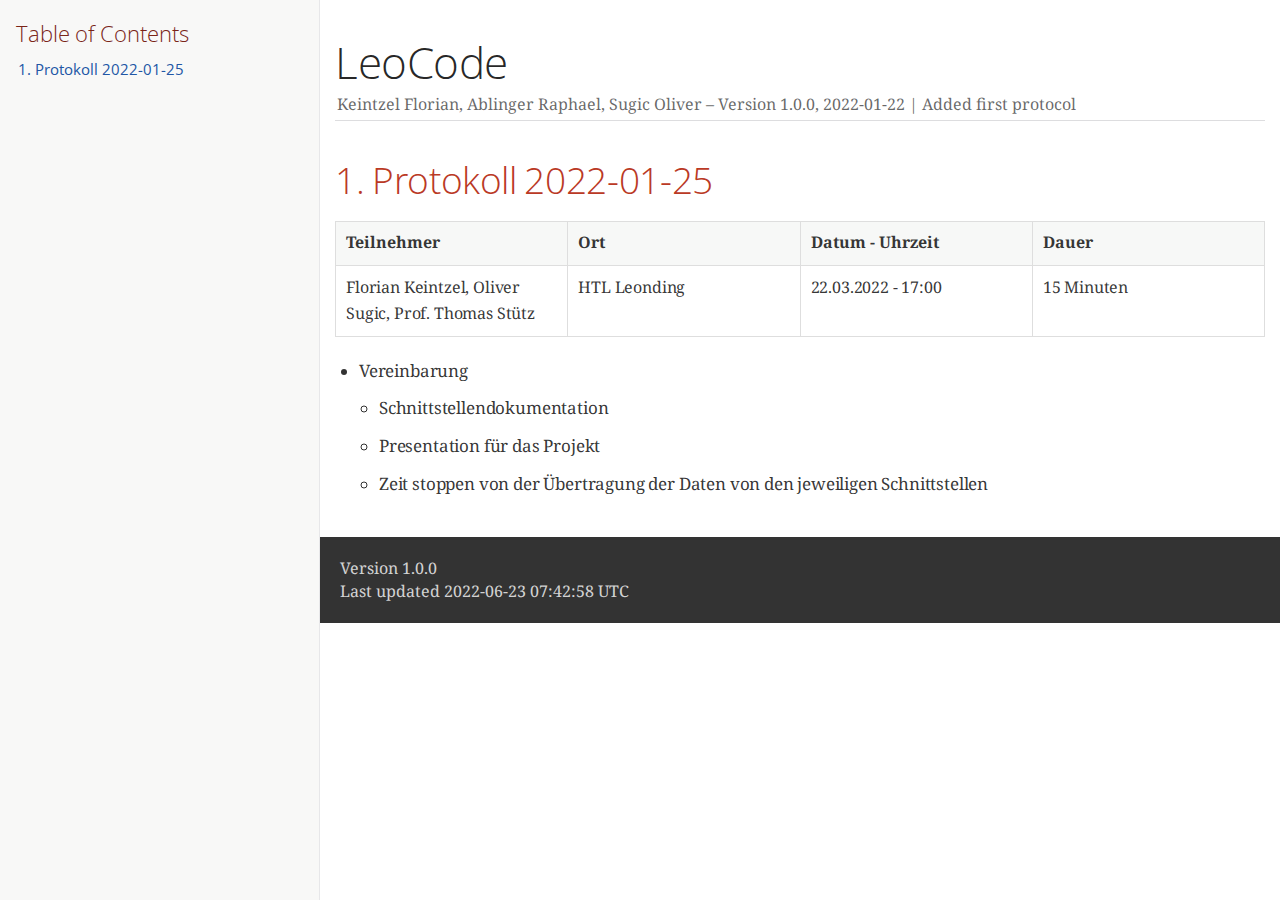
<file: 2022-03-22-minutes-of-meeting.html>
<!DOCTYPE html>
<html lang="en">
<head>
<meta charset="UTF-8">
<meta http-equiv="X-UA-Compatible" content="IE=edge">
<meta name="viewport" content="width=device-width, initial-scale=1.0">
<meta name="generator" content="Asciidoctor 2.0.17">
<meta name="author" content="Keintzel Florian, Ablinger Raphael, Sugic Oliver">
<link rel="icon" type="image/png" href="themes/favicon.png">
<title>LeoCode</title>
<link rel="stylesheet" href="https://fonts.googleapis.com/css?family=Open+Sans:300,300italic,400,400italic,600,600italic%7CNoto+Serif:400,400italic,700,700italic%7CDroid+Sans+Mono:400,700">
<style>
/*! Asciidoctor default stylesheet | MIT License | https://asciidoctor.org */
/* Uncomment the following line when using as a custom stylesheet */
/* @import "https://fonts.googleapis.com/css?family=Open+Sans:300,300italic,400,400italic,600,600italic%7CNoto+Serif:400,400italic,700,700italic%7CDroid+Sans+Mono:400,700"; */
html{font-family:sans-serif;-webkit-text-size-adjust:100%}
a{background:none}
a:focus{outline:thin dotted}
a:active,a:hover{outline:0}
h1{font-size:2em;margin:.67em 0}
b,strong{font-weight:bold}
abbr{font-size:.9em}
abbr[title]{cursor:help;border-bottom:1px dotted #dddddf;text-decoration:none}
dfn{font-style:italic}
hr{height:0}
mark{background:#ff0;color:#000}
code,kbd,pre,samp{font-family:monospace;font-size:1em}
pre{white-space:pre-wrap}
q{quotes:"\201C" "\201D" "\2018" "\2019"}
small{font-size:80%}
sub,sup{font-size:75%;line-height:0;position:relative;vertical-align:baseline}
sup{top:-.5em}
sub{bottom:-.25em}
img{border:0}
svg:not(:root){overflow:hidden}
figure{margin:0}
audio,video{display:inline-block}
audio:not([controls]){display:none;height:0}
fieldset{border:1px solid silver;margin:0 2px;padding:.35em .625em .75em}
legend{border:0;padding:0}
button,input,select,textarea{font-family:inherit;font-size:100%;margin:0}
button,input{line-height:normal}
button,select{text-transform:none}
button,html input[type=button],input[type=reset],input[type=submit]{-webkit-appearance:button;cursor:pointer}
button[disabled],html input[disabled]{cursor:default}
input[type=checkbox],input[type=radio]{padding:0}
button::-moz-focus-inner,input::-moz-focus-inner{border:0;padding:0}
textarea{overflow:auto;vertical-align:top}
table{border-collapse:collapse;border-spacing:0}
*,::before,::after{box-sizing:border-box}
html,body{font-size:100%}
body{background:#fff;color:rgba(0,0,0,.8);padding:0;margin:0;font-family:"Noto Serif","DejaVu Serif",serif;line-height:1;position:relative;cursor:auto;-moz-tab-size:4;-o-tab-size:4;tab-size:4;word-wrap:anywhere;-moz-osx-font-smoothing:grayscale;-webkit-font-smoothing:antialiased}
a:hover{cursor:pointer}
img,object,embed{max-width:100%;height:auto}
object,embed{height:100%}
img{-ms-interpolation-mode:bicubic}
.left{float:left!important}
.right{float:right!important}
.text-left{text-align:left!important}
.text-right{text-align:right!important}
.text-center{text-align:center!important}
.text-justify{text-align:justify!important}
.hide{display:none}
img,object,svg{display:inline-block;vertical-align:middle}
textarea{height:auto;min-height:50px}
select{width:100%}
.subheader,.admonitionblock td.content>.title,.audioblock>.title,.exampleblock>.title,.imageblock>.title,.listingblock>.title,.literalblock>.title,.stemblock>.title,.openblock>.title,.paragraph>.title,.quoteblock>.title,table.tableblock>.title,.verseblock>.title,.videoblock>.title,.dlist>.title,.olist>.title,.ulist>.title,.qlist>.title,.hdlist>.title{line-height:1.45;color:#7a2518;font-weight:400;margin-top:0;margin-bottom:.25em}
div,dl,dt,dd,ul,ol,li,h1,h2,h3,#toctitle,.sidebarblock>.content>.title,h4,h5,h6,pre,form,p,blockquote,th,td{margin:0;padding:0}
a{color:#2156a5;text-decoration:underline;line-height:inherit}
a:hover,a:focus{color:#1d4b8f}
a img{border:0}
p{line-height:1.6;margin-bottom:1.25em;text-rendering:optimizeLegibility}
p aside{font-size:.875em;line-height:1.35;font-style:italic}
h1,h2,h3,#toctitle,.sidebarblock>.content>.title,h4,h5,h6{font-family:"Open Sans","DejaVu Sans",sans-serif;font-weight:300;font-style:normal;color:#ba3925;text-rendering:optimizeLegibility;margin-top:1em;margin-bottom:.5em;line-height:1.0125em}
h1 small,h2 small,h3 small,#toctitle small,.sidebarblock>.content>.title small,h4 small,h5 small,h6 small{font-size:60%;color:#e99b8f;line-height:0}
h1{font-size:2.125em}
h2{font-size:1.6875em}
h3,#toctitle,.sidebarblock>.content>.title{font-size:1.375em}
h4,h5{font-size:1.125em}
h6{font-size:1em}
hr{border:solid #dddddf;border-width:1px 0 0;clear:both;margin:1.25em 0 1.1875em}
em,i{font-style:italic;line-height:inherit}
strong,b{font-weight:bold;line-height:inherit}
small{font-size:60%;line-height:inherit}
code{font-family:"Droid Sans Mono","DejaVu Sans Mono",monospace;font-weight:400;color:rgba(0,0,0,.9)}
ul,ol,dl{line-height:1.6;margin-bottom:1.25em;list-style-position:outside;font-family:inherit}
ul,ol{margin-left:1.5em}
ul li ul,ul li ol{margin-left:1.25em;margin-bottom:0}
ul.square li ul,ul.circle li ul,ul.disc li ul{list-style:inherit}
ul.square{list-style-type:square}
ul.circle{list-style-type:circle}
ul.disc{list-style-type:disc}
ol li ul,ol li ol{margin-left:1.25em;margin-bottom:0}
dl dt{margin-bottom:.3125em;font-weight:bold}
dl dd{margin-bottom:1.25em}
blockquote{margin:0 0 1.25em;padding:.5625em 1.25em 0 1.1875em;border-left:1px solid #ddd}
blockquote,blockquote p{line-height:1.6;color:rgba(0,0,0,.85)}
@media screen and (min-width:768px){h1,h2,h3,#toctitle,.sidebarblock>.content>.title,h4,h5,h6{line-height:1.2}
h1{font-size:2.75em}
h2{font-size:2.3125em}
h3,#toctitle,.sidebarblock>.content>.title{font-size:1.6875em}
h4{font-size:1.4375em}}
table{background:#fff;margin-bottom:1.25em;border:1px solid #dedede;word-wrap:normal}
table thead,table tfoot{background:#f7f8f7}
table thead tr th,table thead tr td,table tfoot tr th,table tfoot tr td{padding:.5em .625em .625em;font-size:inherit;color:rgba(0,0,0,.8);text-align:left}
table tr th,table tr td{padding:.5625em .625em;font-size:inherit;color:rgba(0,0,0,.8)}
table tr.even,table tr.alt{background:#f8f8f7}
table thead tr th,table tfoot tr th,table tbody tr td,table tr td,table tfoot tr td{line-height:1.6}
h1,h2,h3,#toctitle,.sidebarblock>.content>.title,h4,h5,h6{line-height:1.2;word-spacing:-.05em}
h1 strong,h2 strong,h3 strong,#toctitle strong,.sidebarblock>.content>.title strong,h4 strong,h5 strong,h6 strong{font-weight:400}
.center{margin-left:auto;margin-right:auto}
.stretch{width:100%}
.clearfix::before,.clearfix::after,.float-group::before,.float-group::after{content:" ";display:table}
.clearfix::after,.float-group::after{clear:both}
:not(pre).nobreak{word-wrap:normal}
:not(pre).nowrap{white-space:nowrap}
:not(pre).pre-wrap{white-space:pre-wrap}
:not(pre):not([class^=L])>code{font-size:.9375em;font-style:normal!important;letter-spacing:0;padding:.1em .5ex;word-spacing:-.15em;background:#f7f7f8;border-radius:4px;line-height:1.45;text-rendering:optimizeSpeed}
pre{color:rgba(0,0,0,.9);font-family:"Droid Sans Mono","DejaVu Sans Mono",monospace;line-height:1.45;text-rendering:optimizeSpeed}
pre code,pre pre{color:inherit;font-size:inherit;line-height:inherit}
pre>code{display:block}
pre.nowrap,pre.nowrap pre{white-space:pre;word-wrap:normal}
em em{font-style:normal}
strong strong{font-weight:400}
.keyseq{color:rgba(51,51,51,.8)}
kbd{font-family:"Droid Sans Mono","DejaVu Sans Mono",monospace;display:inline-block;color:rgba(0,0,0,.8);font-size:.65em;line-height:1.45;background:#f7f7f7;border:1px solid #ccc;border-radius:3px;box-shadow:0 1px 0 rgba(0,0,0,.2),inset 0 0 0 .1em #fff;margin:0 .15em;padding:.2em .5em;vertical-align:middle;position:relative;top:-.1em;white-space:nowrap}
.keyseq kbd:first-child{margin-left:0}
.keyseq kbd:last-child{margin-right:0}
.menuseq,.menuref{color:#000}
.menuseq b:not(.caret),.menuref{font-weight:inherit}
.menuseq{word-spacing:-.02em}
.menuseq b.caret{font-size:1.25em;line-height:.8}
.menuseq i.caret{font-weight:bold;text-align:center;width:.45em}
b.button::before,b.button::after{position:relative;top:-1px;font-weight:400}
b.button::before{content:"[";padding:0 3px 0 2px}
b.button::after{content:"]";padding:0 2px 0 3px}
p a>code:hover{color:rgba(0,0,0,.9)}
#header,#content,#footnotes,#footer{width:100%;margin:0 auto;max-width:62.5em;*zoom:1;position:relative;padding-left:.9375em;padding-right:.9375em}
#header::before,#header::after,#content::before,#content::after,#footnotes::before,#footnotes::after,#footer::before,#footer::after{content:" ";display:table}
#header::after,#content::after,#footnotes::after,#footer::after{clear:both}
#content{margin-top:1.25em}
#content::before{content:none}
#header>h1:first-child{color:rgba(0,0,0,.85);margin-top:2.25rem;margin-bottom:0}
#header>h1:first-child+#toc{margin-top:8px;border-top:1px solid #dddddf}
#header>h1:only-child,body.toc2 #header>h1:nth-last-child(2){border-bottom:1px solid #dddddf;padding-bottom:8px}
#header .details{border-bottom:1px solid #dddddf;line-height:1.45;padding-top:.25em;padding-bottom:.25em;padding-left:.25em;color:rgba(0,0,0,.6);display:flex;flex-flow:row wrap}
#header .details span:first-child{margin-left:-.125em}
#header .details span.email a{color:rgba(0,0,0,.85)}
#header .details br{display:none}
#header .details br+span::before{content:"\00a0\2013\00a0"}
#header .details br+span.author::before{content:"\00a0\22c5\00a0";color:rgba(0,0,0,.85)}
#header .details br+span#revremark::before{content:"\00a0|\00a0"}
#header #revnumber{text-transform:capitalize}
#header #revnumber::after{content:"\00a0"}
#content>h1:first-child:not([class]){color:rgba(0,0,0,.85);border-bottom:1px solid #dddddf;padding-bottom:8px;margin-top:0;padding-top:1rem;margin-bottom:1.25rem}
#toc{border-bottom:1px solid #e7e7e9;padding-bottom:.5em}
#toc>ul{margin-left:.125em}
#toc ul.sectlevel0>li>a{font-style:italic}
#toc ul.sectlevel0 ul.sectlevel1{margin:.5em 0}
#toc ul{font-family:"Open Sans","DejaVu Sans",sans-serif;list-style-type:none}
#toc li{line-height:1.3334;margin-top:.3334em}
#toc a{text-decoration:none}
#toc a:active{text-decoration:underline}
#toctitle{color:#7a2518;font-size:1.2em}
@media screen and (min-width:768px){#toctitle{font-size:1.375em}
body.toc2{padding-left:15em;padding-right:0}
#toc.toc2{margin-top:0!important;background:#f8f8f7;position:fixed;width:15em;left:0;top:0;border-right:1px solid #e7e7e9;border-top-width:0!important;border-bottom-width:0!important;z-index:1000;padding:1.25em 1em;height:100%;overflow:auto}
#toc.toc2 #toctitle{margin-top:0;margin-bottom:.8rem;font-size:1.2em}
#toc.toc2>ul{font-size:.9em;margin-bottom:0}
#toc.toc2 ul ul{margin-left:0;padding-left:1em}
#toc.toc2 ul.sectlevel0 ul.sectlevel1{padding-left:0;margin-top:.5em;margin-bottom:.5em}
body.toc2.toc-right{padding-left:0;padding-right:15em}
body.toc2.toc-right #toc.toc2{border-right-width:0;border-left:1px solid #e7e7e9;left:auto;right:0}}
@media screen and (min-width:1280px){body.toc2{padding-left:20em;padding-right:0}
#toc.toc2{width:20em}
#toc.toc2 #toctitle{font-size:1.375em}
#toc.toc2>ul{font-size:.95em}
#toc.toc2 ul ul{padding-left:1.25em}
body.toc2.toc-right{padding-left:0;padding-right:20em}}
#content #toc{border:1px solid #e0e0dc;margin-bottom:1.25em;padding:1.25em;background:#f8f8f7;border-radius:4px}
#content #toc>:first-child{margin-top:0}
#content #toc>:last-child{margin-bottom:0}
#footer{max-width:none;background:rgba(0,0,0,.8);padding:1.25em}
#footer-text{color:hsla(0,0%,100%,.8);line-height:1.44}
#content{margin-bottom:.625em}
.sect1{padding-bottom:.625em}
@media screen and (min-width:768px){#content{margin-bottom:1.25em}
.sect1{padding-bottom:1.25em}}
.sect1:last-child{padding-bottom:0}
.sect1+.sect1{border-top:1px solid #e7e7e9}
#content h1>a.anchor,h2>a.anchor,h3>a.anchor,#toctitle>a.anchor,.sidebarblock>.content>.title>a.anchor,h4>a.anchor,h5>a.anchor,h6>a.anchor{position:absolute;z-index:1001;width:1.5ex;margin-left:-1.5ex;display:block;text-decoration:none!important;visibility:hidden;text-align:center;font-weight:400}
#content h1>a.anchor::before,h2>a.anchor::before,h3>a.anchor::before,#toctitle>a.anchor::before,.sidebarblock>.content>.title>a.anchor::before,h4>a.anchor::before,h5>a.anchor::before,h6>a.anchor::before{content:"\00A7";font-size:.85em;display:block;padding-top:.1em}
#content h1:hover>a.anchor,#content h1>a.anchor:hover,h2:hover>a.anchor,h2>a.anchor:hover,h3:hover>a.anchor,#toctitle:hover>a.anchor,.sidebarblock>.content>.title:hover>a.anchor,h3>a.anchor:hover,#toctitle>a.anchor:hover,.sidebarblock>.content>.title>a.anchor:hover,h4:hover>a.anchor,h4>a.anchor:hover,h5:hover>a.anchor,h5>a.anchor:hover,h6:hover>a.anchor,h6>a.anchor:hover{visibility:visible}
#content h1>a.link,h2>a.link,h3>a.link,#toctitle>a.link,.sidebarblock>.content>.title>a.link,h4>a.link,h5>a.link,h6>a.link{color:#ba3925;text-decoration:none}
#content h1>a.link:hover,h2>a.link:hover,h3>a.link:hover,#toctitle>a.link:hover,.sidebarblock>.content>.title>a.link:hover,h4>a.link:hover,h5>a.link:hover,h6>a.link:hover{color:#a53221}
details,.audioblock,.imageblock,.literalblock,.listingblock,.stemblock,.videoblock{margin-bottom:1.25em}
details{margin-left:1.25rem}
details>summary{cursor:pointer;display:block;position:relative;line-height:1.6;margin-bottom:.625rem;outline:none;-webkit-tap-highlight-color:transparent}
details>summary::-webkit-details-marker{display:none}
details>summary::before{content:"";border:solid transparent;border-left:solid;border-width:.3em 0 .3em .5em;position:absolute;top:.5em;left:-1.25rem;transform:translateX(15%)}
details[open]>summary::before{border:solid transparent;border-top:solid;border-width:.5em .3em 0;transform:translateY(15%)}
details>summary::after{content:"";width:1.25rem;height:1em;position:absolute;top:.3em;left:-1.25rem}
.admonitionblock td.content>.title,.audioblock>.title,.exampleblock>.title,.imageblock>.title,.listingblock>.title,.literalblock>.title,.stemblock>.title,.openblock>.title,.paragraph>.title,.quoteblock>.title,table.tableblock>.title,.verseblock>.title,.videoblock>.title,.dlist>.title,.olist>.title,.ulist>.title,.qlist>.title,.hdlist>.title{text-rendering:optimizeLegibility;text-align:left;font-family:"Noto Serif","DejaVu Serif",serif;font-size:1rem;font-style:italic}
table.tableblock.fit-content>caption.title{white-space:nowrap;width:0}
.paragraph.lead>p,#preamble>.sectionbody>[class=paragraph]:first-of-type p{font-size:1.21875em;line-height:1.6;color:rgba(0,0,0,.85)}
.admonitionblock>table{border-collapse:separate;border:0;background:none;width:100%}
.admonitionblock>table td.icon{text-align:center;width:80px}
.admonitionblock>table td.icon img{max-width:none}
.admonitionblock>table td.icon .title{font-weight:bold;font-family:"Open Sans","DejaVu Sans",sans-serif;text-transform:uppercase}
.admonitionblock>table td.content{padding-left:1.125em;padding-right:1.25em;border-left:1px solid #dddddf;color:rgba(0,0,0,.6);word-wrap:anywhere}
.admonitionblock>table td.content>:last-child>:last-child{margin-bottom:0}
.exampleblock>.content{border:1px solid #e6e6e6;margin-bottom:1.25em;padding:1.25em;background:#fff;border-radius:4px}
.exampleblock>.content>:first-child{margin-top:0}
.exampleblock>.content>:last-child{margin-bottom:0}
.sidebarblock{border:1px solid #dbdbd6;margin-bottom:1.25em;padding:1.25em;background:#f3f3f2;border-radius:4px}
.sidebarblock>:first-child{margin-top:0}
.sidebarblock>:last-child{margin-bottom:0}
.sidebarblock>.content>.title{color:#7a2518;margin-top:0;text-align:center}
.exampleblock>.content>:last-child>:last-child,.exampleblock>.content .olist>ol>li:last-child>:last-child,.exampleblock>.content .ulist>ul>li:last-child>:last-child,.exampleblock>.content .qlist>ol>li:last-child>:last-child,.sidebarblock>.content>:last-child>:last-child,.sidebarblock>.content .olist>ol>li:last-child>:last-child,.sidebarblock>.content .ulist>ul>li:last-child>:last-child,.sidebarblock>.content .qlist>ol>li:last-child>:last-child{margin-bottom:0}
.literalblock pre,.listingblock>.content>pre{border-radius:4px;overflow-x:auto;padding:1em;font-size:.8125em}
@media screen and (min-width:768px){.literalblock pre,.listingblock>.content>pre{font-size:.90625em}}
@media screen and (min-width:1280px){.literalblock pre,.listingblock>.content>pre{font-size:1em}}
.literalblock pre,.listingblock>.content>pre:not(.highlight),.listingblock>.content>pre[class=highlight],.listingblock>.content>pre[class^="highlight "]{background:#f7f7f8}
.literalblock.output pre{color:#f7f7f8;background:rgba(0,0,0,.9)}
.listingblock>.content{position:relative}
.listingblock code[data-lang]::before{display:none;content:attr(data-lang);position:absolute;font-size:.75em;top:.425rem;right:.5rem;line-height:1;text-transform:uppercase;color:inherit;opacity:.5}
.listingblock:hover code[data-lang]::before{display:block}
.listingblock.terminal pre .command::before{content:attr(data-prompt);padding-right:.5em;color:inherit;opacity:.5}
.listingblock.terminal pre .command:not([data-prompt])::before{content:"$"}
.listingblock pre.highlightjs{padding:0}
.listingblock pre.highlightjs>code{padding:1em;border-radius:4px}
.listingblock pre.prettyprint{border-width:0}
.prettyprint{background:#f7f7f8}
pre.prettyprint .linenums{line-height:1.45;margin-left:2em}
pre.prettyprint li{background:none;list-style-type:inherit;padding-left:0}
pre.prettyprint li code[data-lang]::before{opacity:1}
pre.prettyprint li:not(:first-child) code[data-lang]::before{display:none}
table.linenotable{border-collapse:separate;border:0;margin-bottom:0;background:none}
table.linenotable td[class]{color:inherit;vertical-align:top;padding:0;line-height:inherit;white-space:normal}
table.linenotable td.code{padding-left:.75em}
table.linenotable td.linenos,pre.pygments .linenos{border-right:1px solid;opacity:.35;padding-right:.5em;-webkit-user-select:none;-moz-user-select:none;-ms-user-select:none;user-select:none}
pre.pygments span.linenos{display:inline-block;margin-right:.75em}
.quoteblock{margin:0 1em 1.25em 1.5em;display:table}
.quoteblock:not(.excerpt)>.title{margin-left:-1.5em;margin-bottom:.75em}
.quoteblock blockquote,.quoteblock p{color:rgba(0,0,0,.85);font-size:1.15rem;line-height:1.75;word-spacing:.1em;letter-spacing:0;font-style:italic;text-align:justify}
.quoteblock blockquote{margin:0;padding:0;border:0}
.quoteblock blockquote::before{content:"\201c";float:left;font-size:2.75em;font-weight:bold;line-height:.6em;margin-left:-.6em;color:#7a2518;text-shadow:0 1px 2px rgba(0,0,0,.1)}
.quoteblock blockquote>.paragraph:last-child p{margin-bottom:0}
.quoteblock .attribution{margin-top:.75em;margin-right:.5ex;text-align:right}
.verseblock{margin:0 1em 1.25em}
.verseblock pre{font-family:"Open Sans","DejaVu Sans",sans-serif;font-size:1.15rem;color:rgba(0,0,0,.85);font-weight:300;text-rendering:optimizeLegibility}
.verseblock pre strong{font-weight:400}
.verseblock .attribution{margin-top:1.25rem;margin-left:.5ex}
.quoteblock .attribution,.verseblock .attribution{font-size:.9375em;line-height:1.45;font-style:italic}
.quoteblock .attribution br,.verseblock .attribution br{display:none}
.quoteblock .attribution cite,.verseblock .attribution cite{display:block;letter-spacing:-.025em;color:rgba(0,0,0,.6)}
.quoteblock.abstract blockquote::before,.quoteblock.excerpt blockquote::before,.quoteblock .quoteblock blockquote::before{display:none}
.quoteblock.abstract blockquote,.quoteblock.abstract p,.quoteblock.excerpt blockquote,.quoteblock.excerpt p,.quoteblock .quoteblock blockquote,.quoteblock .quoteblock p{line-height:1.6;word-spacing:0}
.quoteblock.abstract{margin:0 1em 1.25em;display:block}
.quoteblock.abstract>.title{margin:0 0 .375em;font-size:1.15em;text-align:center}
.quoteblock.excerpt>blockquote,.quoteblock .quoteblock{padding:0 0 .25em 1em;border-left:.25em solid #dddddf}
.quoteblock.excerpt,.quoteblock .quoteblock{margin-left:0}
.quoteblock.excerpt blockquote,.quoteblock.excerpt p,.quoteblock .quoteblock blockquote,.quoteblock .quoteblock p{color:inherit;font-size:1.0625rem}
.quoteblock.excerpt .attribution,.quoteblock .quoteblock .attribution{color:inherit;font-size:.85rem;text-align:left;margin-right:0}
p.tableblock:last-child{margin-bottom:0}
td.tableblock>.content{margin-bottom:1.25em;word-wrap:anywhere}
td.tableblock>.content>:last-child{margin-bottom:-1.25em}
table.tableblock,th.tableblock,td.tableblock{border:0 solid #dedede}
table.grid-all>*>tr>*{border-width:1px}
table.grid-cols>*>tr>*{border-width:0 1px}
table.grid-rows>*>tr>*{border-width:1px 0}
table.frame-all{border-width:1px}
table.frame-ends{border-width:1px 0}
table.frame-sides{border-width:0 1px}
table.frame-none>colgroup+*>:first-child>*,table.frame-sides>colgroup+*>:first-child>*{border-top-width:0}
table.frame-none>:last-child>:last-child>*,table.frame-sides>:last-child>:last-child>*{border-bottom-width:0}
table.frame-none>*>tr>:first-child,table.frame-ends>*>tr>:first-child{border-left-width:0}
table.frame-none>*>tr>:last-child,table.frame-ends>*>tr>:last-child{border-right-width:0}
table.stripes-all>*>tr,table.stripes-odd>*>tr:nth-of-type(odd),table.stripes-even>*>tr:nth-of-type(even),table.stripes-hover>*>tr:hover{background:#f8f8f7}
th.halign-left,td.halign-left{text-align:left}
th.halign-right,td.halign-right{text-align:right}
th.halign-center,td.halign-center{text-align:center}
th.valign-top,td.valign-top{vertical-align:top}
th.valign-bottom,td.valign-bottom{vertical-align:bottom}
th.valign-middle,td.valign-middle{vertical-align:middle}
table thead th,table tfoot th{font-weight:bold}
tbody tr th{background:#f7f8f7}
tbody tr th,tbody tr th p,tfoot tr th,tfoot tr th p{color:rgba(0,0,0,.8);font-weight:bold}
p.tableblock>code:only-child{background:none;padding:0}
p.tableblock{font-size:1em}
ol{margin-left:1.75em}
ul li ol{margin-left:1.5em}
dl dd{margin-left:1.125em}
dl dd:last-child,dl dd:last-child>:last-child{margin-bottom:0}
li p,ul dd,ol dd,.olist .olist,.ulist .ulist,.ulist .olist,.olist .ulist{margin-bottom:.625em}
ul.checklist,ul.none,ol.none,ul.no-bullet,ol.no-bullet,ol.unnumbered,ul.unstyled,ol.unstyled{list-style-type:none}
ul.no-bullet,ol.no-bullet,ol.unnumbered{margin-left:.625em}
ul.unstyled,ol.unstyled{margin-left:0}
li>p:empty:only-child::before{content:"";display:inline-block}
ul.checklist>li>p:first-child{margin-left:-1em}
ul.checklist>li>p:first-child>.fa-square-o:first-child,ul.checklist>li>p:first-child>.fa-check-square-o:first-child{width:1.25em;font-size:.8em;position:relative;bottom:.125em}
ul.checklist>li>p:first-child>input[type=checkbox]:first-child{margin-right:.25em}
ul.inline{display:flex;flex-flow:row wrap;list-style:none;margin:0 0 .625em -1.25em}
ul.inline>li{margin-left:1.25em}
.unstyled dl dt{font-weight:400;font-style:normal}
ol.arabic{list-style-type:decimal}
ol.decimal{list-style-type:decimal-leading-zero}
ol.loweralpha{list-style-type:lower-alpha}
ol.upperalpha{list-style-type:upper-alpha}
ol.lowerroman{list-style-type:lower-roman}
ol.upperroman{list-style-type:upper-roman}
ol.lowergreek{list-style-type:lower-greek}
.hdlist>table,.colist>table{border:0;background:none}
.hdlist>table>tbody>tr,.colist>table>tbody>tr{background:none}
td.hdlist1,td.hdlist2{vertical-align:top;padding:0 .625em}
td.hdlist1{font-weight:bold;padding-bottom:1.25em}
td.hdlist2{word-wrap:anywhere}
.literalblock+.colist,.listingblock+.colist{margin-top:-.5em}
.colist td:not([class]):first-child{padding:.4em .75em 0;line-height:1;vertical-align:top}
.colist td:not([class]):first-child img{max-width:none}
.colist td:not([class]):last-child{padding:.25em 0}
.thumb,.th{line-height:0;display:inline-block;border:4px solid #fff;box-shadow:0 0 0 1px #ddd}
.imageblock.left{margin:.25em .625em 1.25em 0}
.imageblock.right{margin:.25em 0 1.25em .625em}
.imageblock>.title{margin-bottom:0}
.imageblock.thumb,.imageblock.th{border-width:6px}
.imageblock.thumb>.title,.imageblock.th>.title{padding:0 .125em}
.image.left,.image.right{margin-top:.25em;margin-bottom:.25em;display:inline-block;line-height:0}
.image.left{margin-right:.625em}
.image.right{margin-left:.625em}
a.image{text-decoration:none;display:inline-block}
a.image object{pointer-events:none}
sup.footnote,sup.footnoteref{font-size:.875em;position:static;vertical-align:super}
sup.footnote a,sup.footnoteref a{text-decoration:none}
sup.footnote a:active,sup.footnoteref a:active{text-decoration:underline}
#footnotes{padding-top:.75em;padding-bottom:.75em;margin-bottom:.625em}
#footnotes hr{width:20%;min-width:6.25em;margin:-.25em 0 .75em;border-width:1px 0 0}
#footnotes .footnote{padding:0 .375em 0 .225em;line-height:1.3334;font-size:.875em;margin-left:1.2em;margin-bottom:.2em}
#footnotes .footnote a:first-of-type{font-weight:bold;text-decoration:none;margin-left:-1.05em}
#footnotes .footnote:last-of-type{margin-bottom:0}
#content #footnotes{margin-top:-.625em;margin-bottom:0;padding:.75em 0}
div.unbreakable{page-break-inside:avoid}
.big{font-size:larger}
.small{font-size:smaller}
.underline{text-decoration:underline}
.overline{text-decoration:overline}
.line-through{text-decoration:line-through}
.aqua{color:#00bfbf}
.aqua-background{background:#00fafa}
.black{color:#000}
.black-background{background:#000}
.blue{color:#0000bf}
.blue-background{background:#0000fa}
.fuchsia{color:#bf00bf}
.fuchsia-background{background:#fa00fa}
.gray{color:#606060}
.gray-background{background:#7d7d7d}
.green{color:#006000}
.green-background{background:#007d00}
.lime{color:#00bf00}
.lime-background{background:#00fa00}
.maroon{color:#600000}
.maroon-background{background:#7d0000}
.navy{color:#000060}
.navy-background{background:#00007d}
.olive{color:#606000}
.olive-background{background:#7d7d00}
.purple{color:#600060}
.purple-background{background:#7d007d}
.red{color:#bf0000}
.red-background{background:#fa0000}
.silver{color:#909090}
.silver-background{background:#bcbcbc}
.teal{color:#006060}
.teal-background{background:#007d7d}
.white{color:#bfbfbf}
.white-background{background:#fafafa}
.yellow{color:#bfbf00}
.yellow-background{background:#fafa00}
span.icon>.fa{cursor:default}
a span.icon>.fa{cursor:inherit}
.admonitionblock td.icon [class^="fa icon-"]{font-size:2.5em;text-shadow:1px 1px 2px rgba(0,0,0,.5);cursor:default}
.admonitionblock td.icon .icon-note::before{content:"\f05a";color:#19407c}
.admonitionblock td.icon .icon-tip::before{content:"\f0eb";text-shadow:1px 1px 2px rgba(155,155,0,.8);color:#111}
.admonitionblock td.icon .icon-warning::before{content:"\f071";color:#bf6900}
.admonitionblock td.icon .icon-caution::before{content:"\f06d";color:#bf3400}
.admonitionblock td.icon .icon-important::before{content:"\f06a";color:#bf0000}
.conum[data-value]{display:inline-block;color:#fff!important;background:rgba(0,0,0,.8);border-radius:50%;text-align:center;font-size:.75em;width:1.67em;height:1.67em;line-height:1.67em;font-family:"Open Sans","DejaVu Sans",sans-serif;font-style:normal;font-weight:bold}
.conum[data-value] *{color:#fff!important}
.conum[data-value]+b{display:none}
.conum[data-value]::after{content:attr(data-value)}
pre .conum[data-value]{position:relative;top:-.125em}
b.conum *{color:inherit!important}
.conum:not([data-value]):empty{display:none}
dt,th.tableblock,td.content,div.footnote{text-rendering:optimizeLegibility}
h1,h2,p,td.content,span.alt,summary{letter-spacing:-.01em}
p strong,td.content strong,div.footnote strong{letter-spacing:-.005em}
p,blockquote,dt,td.content,span.alt,summary{font-size:1.0625rem}
p{margin-bottom:1.25rem}
.sidebarblock p,.sidebarblock dt,.sidebarblock td.content,p.tableblock{font-size:1em}
.exampleblock>.content{background:#fffef7;border-color:#e0e0dc;box-shadow:0 1px 4px #e0e0dc}
.print-only{display:none!important}
@page{margin:1.25cm .75cm}
@media print{*{box-shadow:none!important;text-shadow:none!important}
html{font-size:80%}
a{color:inherit!important;text-decoration:underline!important}
a.bare,a[href^="#"],a[href^="mailto:"]{text-decoration:none!important}
a[href^="http:"]:not(.bare)::after,a[href^="https:"]:not(.bare)::after{content:"(" attr(href) ")";display:inline-block;font-size:.875em;padding-left:.25em}
abbr[title]{border-bottom:1px dotted}
abbr[title]::after{content:" (" attr(title) ")"}
pre,blockquote,tr,img,object,svg{page-break-inside:avoid}
thead{display:table-header-group}
svg{max-width:100%}
p,blockquote,dt,td.content{font-size:1em;orphans:3;widows:3}
h2,h3,#toctitle,.sidebarblock>.content>.title{page-break-after:avoid}
#header,#content,#footnotes,#footer{max-width:none}
#toc,.sidebarblock,.exampleblock>.content{background:none!important}
#toc{border-bottom:1px solid #dddddf!important;padding-bottom:0!important}
body.book #header{text-align:center}
body.book #header>h1:first-child{border:0!important;margin:2.5em 0 1em}
body.book #header .details{border:0!important;display:block;padding:0!important}
body.book #header .details span:first-child{margin-left:0!important}
body.book #header .details br{display:block}
body.book #header .details br+span::before{content:none!important}
body.book #toc{border:0!important;text-align:left!important;padding:0!important;margin:0!important}
body.book #toc,body.book #preamble,body.book h1.sect0,body.book .sect1>h2{page-break-before:always}
.listingblock code[data-lang]::before{display:block}
#footer{padding:0 .9375em}
.hide-on-print{display:none!important}
.print-only{display:block!important}
.hide-for-print{display:none!important}
.show-for-print{display:inherit!important}}
@media amzn-kf8,print{#header>h1:first-child{margin-top:1.25rem}
.sect1{padding:0!important}
.sect1+.sect1{border:0}
#footer{background:none}
#footer-text{color:rgba(0,0,0,.6);font-size:.9em}}
@media amzn-kf8{#header,#content,#footnotes,#footer{padding:0}}
</style>
<link rel="stylesheet" href="https://cdnjs.cloudflare.com/ajax/libs/font-awesome/4.7.0/css/font-awesome.min.css">
<style>
pre.rouge .hll {
  background-color: #ffc;
}
pre.rouge .hll * {
  background-color: initial;
}
</style>
</head>
<body class="article toc2 toc-left">
<div id="header">
<h1>LeoCode</h1>
<div class="details">
<span id="author" class="author">Keintzel Florian, Ablinger Raphael, Sugic Oliver</span><br>
<span id="revnumber">version 1.0.0,</span>
<span id="revdate">2022-01-22</span>
<br><span id="revremark">Added first protocol</span>
</div>
<div id="toc" class="toc2">
<div id="toctitle">Table of Contents</div>
<ul class="sectlevel1">
<li><a href="#_protokoll_2022_01_25">1. Protokoll 2022-01-25</a></li>
</ul>
</div>
</div>
<div id="content">
<div class="sect1">
<h2 id="_protokoll_2022_01_25"><a class="anchor" href="#_protokoll_2022_01_25"></a>1. Protokoll 2022-01-25</h2>
<div class="sectionbody">
<table class="tableblock frame-all grid-all stretch">
<colgroup>
<col style="width: 25%;">
<col style="width: 25%;">
<col style="width: 25%;">
<col style="width: 25%;">
</colgroup>
<thead>
<tr>
<th class="tableblock halign-left valign-top">Teilnehmer</th>
<th class="tableblock halign-left valign-top">Ort</th>
<th class="tableblock halign-left valign-top">Datum - Uhrzeit</th>
<th class="tableblock halign-left valign-top">Dauer</th>
</tr>
</thead>
<tbody>
<tr>
<td class="tableblock halign-left valign-top"><p class="tableblock">Florian Keintzel,  Oliver Sugic, Prof. Thomas Stütz</p></td>
<td class="tableblock halign-left valign-top"><p class="tableblock">HTL Leonding</p></td>
<td class="tableblock halign-left valign-top"><p class="tableblock">22.03.2022 - 17:00</p></td>
<td class="tableblock halign-left valign-top"><p class="tableblock">15 Minuten</p></td>
</tr>
</tbody>
</table>
<div class="ulist">
<ul>
<li>
<p>Vereinbarung</p>
<div class="ulist">
<ul>
<li>
<p>Schnittstellendokumentation</p>
</li>
<li>
<p>Presentation für das Projekt</p>
</li>
<li>
<p>Zeit stoppen von der Übertragung der Daten von den jeweiligen Schnittstellen</p>
</li>
</ul>
</div>
</li>
</ul>
</div>
</div>
</div>
</div>
<div id="footer">
<div id="footer-text">
Version 1.0.0<br>
Last updated 2022-06-23 07:42:58 UTC
</div>
</div>
</body>
</html>
</file>
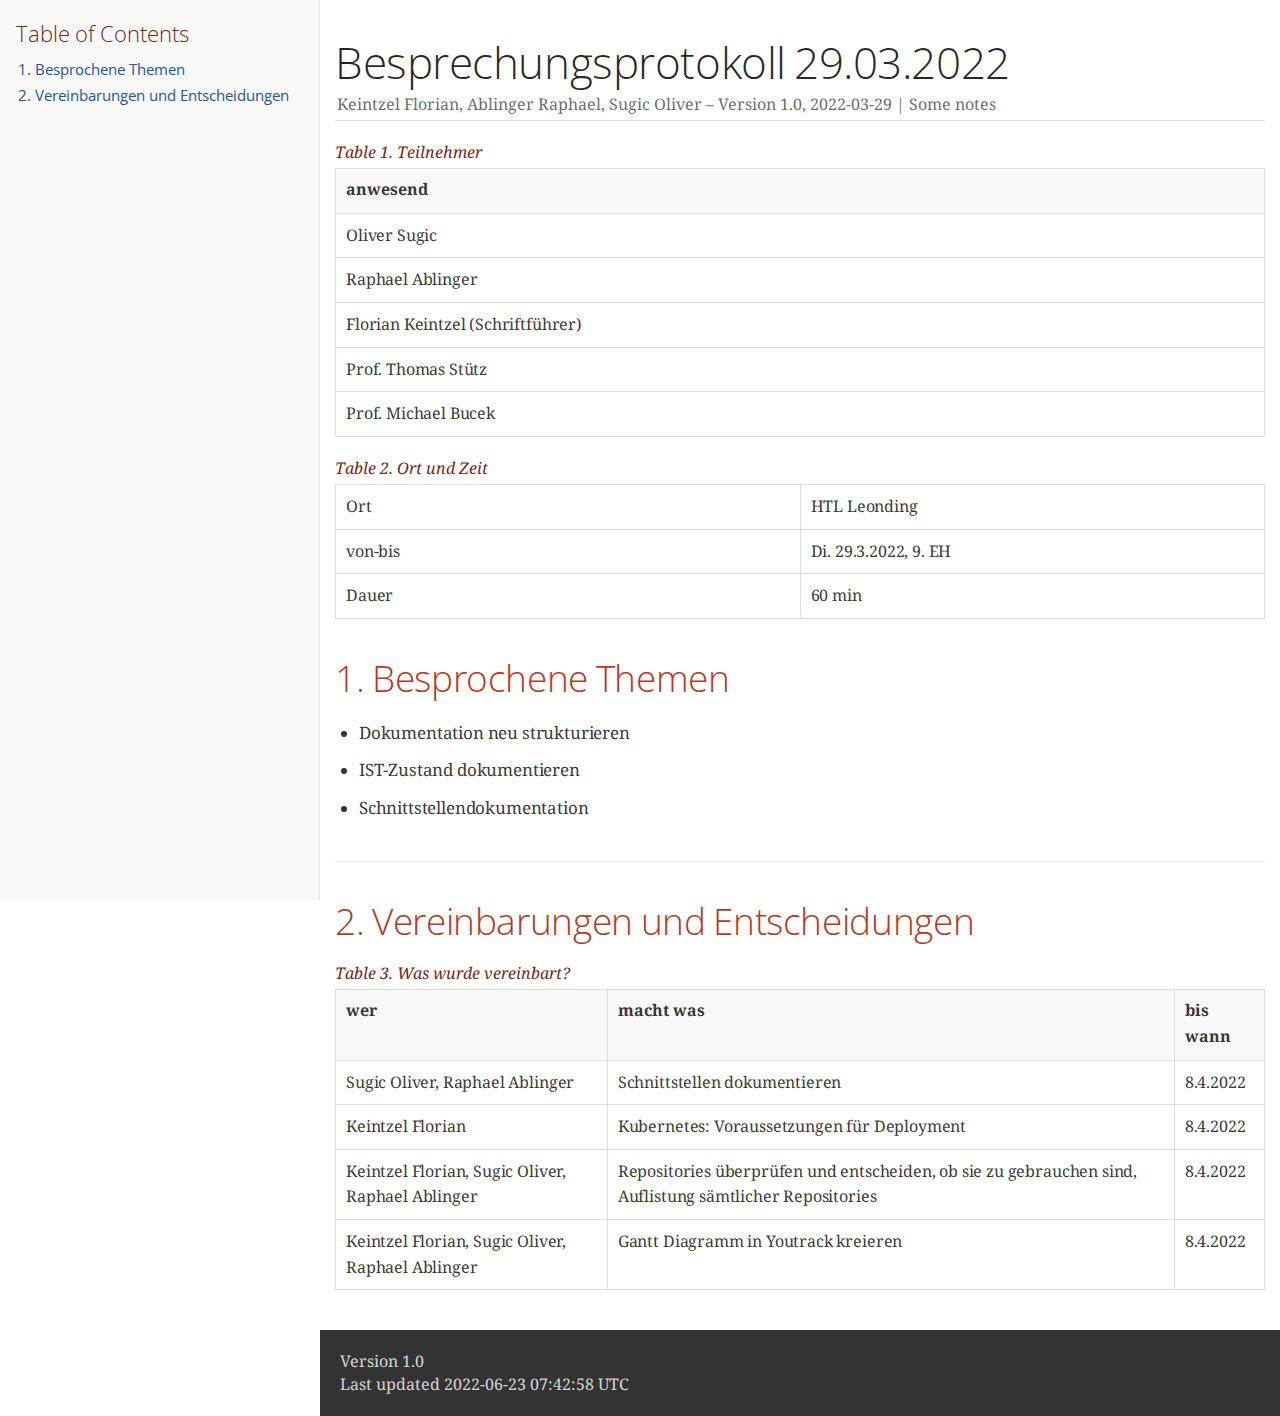
<file: 2022-03-29-minutes-of-meeting.html>
<!DOCTYPE html>
<html lang="en">
<head>
<meta charset="UTF-8">
<meta http-equiv="X-UA-Compatible" content="IE=edge">
<meta name="viewport" content="width=device-width, initial-scale=1.0">
<meta name="generator" content="Asciidoctor 2.0.17">
<meta name="author" content="Keintzel Florian, Ablinger Raphael, Sugic Oliver">
<link rel="icon" type="image/png" href="themes/favicon.png">
<title>Besprechungsprotokoll 29.03.2022</title>
<link rel="stylesheet" href="https://fonts.googleapis.com/css?family=Open+Sans:300,300italic,400,400italic,600,600italic%7CNoto+Serif:400,400italic,700,700italic%7CDroid+Sans+Mono:400,700">
<style>
/*! Asciidoctor default stylesheet | MIT License | https://asciidoctor.org */
/* Uncomment the following line when using as a custom stylesheet */
/* @import "https://fonts.googleapis.com/css?family=Open+Sans:300,300italic,400,400italic,600,600italic%7CNoto+Serif:400,400italic,700,700italic%7CDroid+Sans+Mono:400,700"; */
html{font-family:sans-serif;-webkit-text-size-adjust:100%}
a{background:none}
a:focus{outline:thin dotted}
a:active,a:hover{outline:0}
h1{font-size:2em;margin:.67em 0}
b,strong{font-weight:bold}
abbr{font-size:.9em}
abbr[title]{cursor:help;border-bottom:1px dotted #dddddf;text-decoration:none}
dfn{font-style:italic}
hr{height:0}
mark{background:#ff0;color:#000}
code,kbd,pre,samp{font-family:monospace;font-size:1em}
pre{white-space:pre-wrap}
q{quotes:"\201C" "\201D" "\2018" "\2019"}
small{font-size:80%}
sub,sup{font-size:75%;line-height:0;position:relative;vertical-align:baseline}
sup{top:-.5em}
sub{bottom:-.25em}
img{border:0}
svg:not(:root){overflow:hidden}
figure{margin:0}
audio,video{display:inline-block}
audio:not([controls]){display:none;height:0}
fieldset{border:1px solid silver;margin:0 2px;padding:.35em .625em .75em}
legend{border:0;padding:0}
button,input,select,textarea{font-family:inherit;font-size:100%;margin:0}
button,input{line-height:normal}
button,select{text-transform:none}
button,html input[type=button],input[type=reset],input[type=submit]{-webkit-appearance:button;cursor:pointer}
button[disabled],html input[disabled]{cursor:default}
input[type=checkbox],input[type=radio]{padding:0}
button::-moz-focus-inner,input::-moz-focus-inner{border:0;padding:0}
textarea{overflow:auto;vertical-align:top}
table{border-collapse:collapse;border-spacing:0}
*,::before,::after{box-sizing:border-box}
html,body{font-size:100%}
body{background:#fff;color:rgba(0,0,0,.8);padding:0;margin:0;font-family:"Noto Serif","DejaVu Serif",serif;line-height:1;position:relative;cursor:auto;-moz-tab-size:4;-o-tab-size:4;tab-size:4;word-wrap:anywhere;-moz-osx-font-smoothing:grayscale;-webkit-font-smoothing:antialiased}
a:hover{cursor:pointer}
img,object,embed{max-width:100%;height:auto}
object,embed{height:100%}
img{-ms-interpolation-mode:bicubic}
.left{float:left!important}
.right{float:right!important}
.text-left{text-align:left!important}
.text-right{text-align:right!important}
.text-center{text-align:center!important}
.text-justify{text-align:justify!important}
.hide{display:none}
img,object,svg{display:inline-block;vertical-align:middle}
textarea{height:auto;min-height:50px}
select{width:100%}
.subheader,.admonitionblock td.content>.title,.audioblock>.title,.exampleblock>.title,.imageblock>.title,.listingblock>.title,.literalblock>.title,.stemblock>.title,.openblock>.title,.paragraph>.title,.quoteblock>.title,table.tableblock>.title,.verseblock>.title,.videoblock>.title,.dlist>.title,.olist>.title,.ulist>.title,.qlist>.title,.hdlist>.title{line-height:1.45;color:#7a2518;font-weight:400;margin-top:0;margin-bottom:.25em}
div,dl,dt,dd,ul,ol,li,h1,h2,h3,#toctitle,.sidebarblock>.content>.title,h4,h5,h6,pre,form,p,blockquote,th,td{margin:0;padding:0}
a{color:#2156a5;text-decoration:underline;line-height:inherit}
a:hover,a:focus{color:#1d4b8f}
a img{border:0}
p{line-height:1.6;margin-bottom:1.25em;text-rendering:optimizeLegibility}
p aside{font-size:.875em;line-height:1.35;font-style:italic}
h1,h2,h3,#toctitle,.sidebarblock>.content>.title,h4,h5,h6{font-family:"Open Sans","DejaVu Sans",sans-serif;font-weight:300;font-style:normal;color:#ba3925;text-rendering:optimizeLegibility;margin-top:1em;margin-bottom:.5em;line-height:1.0125em}
h1 small,h2 small,h3 small,#toctitle small,.sidebarblock>.content>.title small,h4 small,h5 small,h6 small{font-size:60%;color:#e99b8f;line-height:0}
h1{font-size:2.125em}
h2{font-size:1.6875em}
h3,#toctitle,.sidebarblock>.content>.title{font-size:1.375em}
h4,h5{font-size:1.125em}
h6{font-size:1em}
hr{border:solid #dddddf;border-width:1px 0 0;clear:both;margin:1.25em 0 1.1875em}
em,i{font-style:italic;line-height:inherit}
strong,b{font-weight:bold;line-height:inherit}
small{font-size:60%;line-height:inherit}
code{font-family:"Droid Sans Mono","DejaVu Sans Mono",monospace;font-weight:400;color:rgba(0,0,0,.9)}
ul,ol,dl{line-height:1.6;margin-bottom:1.25em;list-style-position:outside;font-family:inherit}
ul,ol{margin-left:1.5em}
ul li ul,ul li ol{margin-left:1.25em;margin-bottom:0}
ul.square li ul,ul.circle li ul,ul.disc li ul{list-style:inherit}
ul.square{list-style-type:square}
ul.circle{list-style-type:circle}
ul.disc{list-style-type:disc}
ol li ul,ol li ol{margin-left:1.25em;margin-bottom:0}
dl dt{margin-bottom:.3125em;font-weight:bold}
dl dd{margin-bottom:1.25em}
blockquote{margin:0 0 1.25em;padding:.5625em 1.25em 0 1.1875em;border-left:1px solid #ddd}
blockquote,blockquote p{line-height:1.6;color:rgba(0,0,0,.85)}
@media screen and (min-width:768px){h1,h2,h3,#toctitle,.sidebarblock>.content>.title,h4,h5,h6{line-height:1.2}
h1{font-size:2.75em}
h2{font-size:2.3125em}
h3,#toctitle,.sidebarblock>.content>.title{font-size:1.6875em}
h4{font-size:1.4375em}}
table{background:#fff;margin-bottom:1.25em;border:1px solid #dedede;word-wrap:normal}
table thead,table tfoot{background:#f7f8f7}
table thead tr th,table thead tr td,table tfoot tr th,table tfoot tr td{padding:.5em .625em .625em;font-size:inherit;color:rgba(0,0,0,.8);text-align:left}
table tr th,table tr td{padding:.5625em .625em;font-size:inherit;color:rgba(0,0,0,.8)}
table tr.even,table tr.alt{background:#f8f8f7}
table thead tr th,table tfoot tr th,table tbody tr td,table tr td,table tfoot tr td{line-height:1.6}
h1,h2,h3,#toctitle,.sidebarblock>.content>.title,h4,h5,h6{line-height:1.2;word-spacing:-.05em}
h1 strong,h2 strong,h3 strong,#toctitle strong,.sidebarblock>.content>.title strong,h4 strong,h5 strong,h6 strong{font-weight:400}
.center{margin-left:auto;margin-right:auto}
.stretch{width:100%}
.clearfix::before,.clearfix::after,.float-group::before,.float-group::after{content:" ";display:table}
.clearfix::after,.float-group::after{clear:both}
:not(pre).nobreak{word-wrap:normal}
:not(pre).nowrap{white-space:nowrap}
:not(pre).pre-wrap{white-space:pre-wrap}
:not(pre):not([class^=L])>code{font-size:.9375em;font-style:normal!important;letter-spacing:0;padding:.1em .5ex;word-spacing:-.15em;background:#f7f7f8;border-radius:4px;line-height:1.45;text-rendering:optimizeSpeed}
pre{color:rgba(0,0,0,.9);font-family:"Droid Sans Mono","DejaVu Sans Mono",monospace;line-height:1.45;text-rendering:optimizeSpeed}
pre code,pre pre{color:inherit;font-size:inherit;line-height:inherit}
pre>code{display:block}
pre.nowrap,pre.nowrap pre{white-space:pre;word-wrap:normal}
em em{font-style:normal}
strong strong{font-weight:400}
.keyseq{color:rgba(51,51,51,.8)}
kbd{font-family:"Droid Sans Mono","DejaVu Sans Mono",monospace;display:inline-block;color:rgba(0,0,0,.8);font-size:.65em;line-height:1.45;background:#f7f7f7;border:1px solid #ccc;border-radius:3px;box-shadow:0 1px 0 rgba(0,0,0,.2),inset 0 0 0 .1em #fff;margin:0 .15em;padding:.2em .5em;vertical-align:middle;position:relative;top:-.1em;white-space:nowrap}
.keyseq kbd:first-child{margin-left:0}
.keyseq kbd:last-child{margin-right:0}
.menuseq,.menuref{color:#000}
.menuseq b:not(.caret),.menuref{font-weight:inherit}
.menuseq{word-spacing:-.02em}
.menuseq b.caret{font-size:1.25em;line-height:.8}
.menuseq i.caret{font-weight:bold;text-align:center;width:.45em}
b.button::before,b.button::after{position:relative;top:-1px;font-weight:400}
b.button::before{content:"[";padding:0 3px 0 2px}
b.button::after{content:"]";padding:0 2px 0 3px}
p a>code:hover{color:rgba(0,0,0,.9)}
#header,#content,#footnotes,#footer{width:100%;margin:0 auto;max-width:62.5em;*zoom:1;position:relative;padding-left:.9375em;padding-right:.9375em}
#header::before,#header::after,#content::before,#content::after,#footnotes::before,#footnotes::after,#footer::before,#footer::after{content:" ";display:table}
#header::after,#content::after,#footnotes::after,#footer::after{clear:both}
#content{margin-top:1.25em}
#content::before{content:none}
#header>h1:first-child{color:rgba(0,0,0,.85);margin-top:2.25rem;margin-bottom:0}
#header>h1:first-child+#toc{margin-top:8px;border-top:1px solid #dddddf}
#header>h1:only-child,body.toc2 #header>h1:nth-last-child(2){border-bottom:1px solid #dddddf;padding-bottom:8px}
#header .details{border-bottom:1px solid #dddddf;line-height:1.45;padding-top:.25em;padding-bottom:.25em;padding-left:.25em;color:rgba(0,0,0,.6);display:flex;flex-flow:row wrap}
#header .details span:first-child{margin-left:-.125em}
#header .details span.email a{color:rgba(0,0,0,.85)}
#header .details br{display:none}
#header .details br+span::before{content:"\00a0\2013\00a0"}
#header .details br+span.author::before{content:"\00a0\22c5\00a0";color:rgba(0,0,0,.85)}
#header .details br+span#revremark::before{content:"\00a0|\00a0"}
#header #revnumber{text-transform:capitalize}
#header #revnumber::after{content:"\00a0"}
#content>h1:first-child:not([class]){color:rgba(0,0,0,.85);border-bottom:1px solid #dddddf;padding-bottom:8px;margin-top:0;padding-top:1rem;margin-bottom:1.25rem}
#toc{border-bottom:1px solid #e7e7e9;padding-bottom:.5em}
#toc>ul{margin-left:.125em}
#toc ul.sectlevel0>li>a{font-style:italic}
#toc ul.sectlevel0 ul.sectlevel1{margin:.5em 0}
#toc ul{font-family:"Open Sans","DejaVu Sans",sans-serif;list-style-type:none}
#toc li{line-height:1.3334;margin-top:.3334em}
#toc a{text-decoration:none}
#toc a:active{text-decoration:underline}
#toctitle{color:#7a2518;font-size:1.2em}
@media screen and (min-width:768px){#toctitle{font-size:1.375em}
body.toc2{padding-left:15em;padding-right:0}
#toc.toc2{margin-top:0!important;background:#f8f8f7;position:fixed;width:15em;left:0;top:0;border-right:1px solid #e7e7e9;border-top-width:0!important;border-bottom-width:0!important;z-index:1000;padding:1.25em 1em;height:100%;overflow:auto}
#toc.toc2 #toctitle{margin-top:0;margin-bottom:.8rem;font-size:1.2em}
#toc.toc2>ul{font-size:.9em;margin-bottom:0}
#toc.toc2 ul ul{margin-left:0;padding-left:1em}
#toc.toc2 ul.sectlevel0 ul.sectlevel1{padding-left:0;margin-top:.5em;margin-bottom:.5em}
body.toc2.toc-right{padding-left:0;padding-right:15em}
body.toc2.toc-right #toc.toc2{border-right-width:0;border-left:1px solid #e7e7e9;left:auto;right:0}}
@media screen and (min-width:1280px){body.toc2{padding-left:20em;padding-right:0}
#toc.toc2{width:20em}
#toc.toc2 #toctitle{font-size:1.375em}
#toc.toc2>ul{font-size:.95em}
#toc.toc2 ul ul{padding-left:1.25em}
body.toc2.toc-right{padding-left:0;padding-right:20em}}
#content #toc{border:1px solid #e0e0dc;margin-bottom:1.25em;padding:1.25em;background:#f8f8f7;border-radius:4px}
#content #toc>:first-child{margin-top:0}
#content #toc>:last-child{margin-bottom:0}
#footer{max-width:none;background:rgba(0,0,0,.8);padding:1.25em}
#footer-text{color:hsla(0,0%,100%,.8);line-height:1.44}
#content{margin-bottom:.625em}
.sect1{padding-bottom:.625em}
@media screen and (min-width:768px){#content{margin-bottom:1.25em}
.sect1{padding-bottom:1.25em}}
.sect1:last-child{padding-bottom:0}
.sect1+.sect1{border-top:1px solid #e7e7e9}
#content h1>a.anchor,h2>a.anchor,h3>a.anchor,#toctitle>a.anchor,.sidebarblock>.content>.title>a.anchor,h4>a.anchor,h5>a.anchor,h6>a.anchor{position:absolute;z-index:1001;width:1.5ex;margin-left:-1.5ex;display:block;text-decoration:none!important;visibility:hidden;text-align:center;font-weight:400}
#content h1>a.anchor::before,h2>a.anchor::before,h3>a.anchor::before,#toctitle>a.anchor::before,.sidebarblock>.content>.title>a.anchor::before,h4>a.anchor::before,h5>a.anchor::before,h6>a.anchor::before{content:"\00A7";font-size:.85em;display:block;padding-top:.1em}
#content h1:hover>a.anchor,#content h1>a.anchor:hover,h2:hover>a.anchor,h2>a.anchor:hover,h3:hover>a.anchor,#toctitle:hover>a.anchor,.sidebarblock>.content>.title:hover>a.anchor,h3>a.anchor:hover,#toctitle>a.anchor:hover,.sidebarblock>.content>.title>a.anchor:hover,h4:hover>a.anchor,h4>a.anchor:hover,h5:hover>a.anchor,h5>a.anchor:hover,h6:hover>a.anchor,h6>a.anchor:hover{visibility:visible}
#content h1>a.link,h2>a.link,h3>a.link,#toctitle>a.link,.sidebarblock>.content>.title>a.link,h4>a.link,h5>a.link,h6>a.link{color:#ba3925;text-decoration:none}
#content h1>a.link:hover,h2>a.link:hover,h3>a.link:hover,#toctitle>a.link:hover,.sidebarblock>.content>.title>a.link:hover,h4>a.link:hover,h5>a.link:hover,h6>a.link:hover{color:#a53221}
details,.audioblock,.imageblock,.literalblock,.listingblock,.stemblock,.videoblock{margin-bottom:1.25em}
details{margin-left:1.25rem}
details>summary{cursor:pointer;display:block;position:relative;line-height:1.6;margin-bottom:.625rem;outline:none;-webkit-tap-highlight-color:transparent}
details>summary::-webkit-details-marker{display:none}
details>summary::before{content:"";border:solid transparent;border-left:solid;border-width:.3em 0 .3em .5em;position:absolute;top:.5em;left:-1.25rem;transform:translateX(15%)}
details[open]>summary::before{border:solid transparent;border-top:solid;border-width:.5em .3em 0;transform:translateY(15%)}
details>summary::after{content:"";width:1.25rem;height:1em;position:absolute;top:.3em;left:-1.25rem}
.admonitionblock td.content>.title,.audioblock>.title,.exampleblock>.title,.imageblock>.title,.listingblock>.title,.literalblock>.title,.stemblock>.title,.openblock>.title,.paragraph>.title,.quoteblock>.title,table.tableblock>.title,.verseblock>.title,.videoblock>.title,.dlist>.title,.olist>.title,.ulist>.title,.qlist>.title,.hdlist>.title{text-rendering:optimizeLegibility;text-align:left;font-family:"Noto Serif","DejaVu Serif",serif;font-size:1rem;font-style:italic}
table.tableblock.fit-content>caption.title{white-space:nowrap;width:0}
.paragraph.lead>p,#preamble>.sectionbody>[class=paragraph]:first-of-type p{font-size:1.21875em;line-height:1.6;color:rgba(0,0,0,.85)}
.admonitionblock>table{border-collapse:separate;border:0;background:none;width:100%}
.admonitionblock>table td.icon{text-align:center;width:80px}
.admonitionblock>table td.icon img{max-width:none}
.admonitionblock>table td.icon .title{font-weight:bold;font-family:"Open Sans","DejaVu Sans",sans-serif;text-transform:uppercase}
.admonitionblock>table td.content{padding-left:1.125em;padding-right:1.25em;border-left:1px solid #dddddf;color:rgba(0,0,0,.6);word-wrap:anywhere}
.admonitionblock>table td.content>:last-child>:last-child{margin-bottom:0}
.exampleblock>.content{border:1px solid #e6e6e6;margin-bottom:1.25em;padding:1.25em;background:#fff;border-radius:4px}
.exampleblock>.content>:first-child{margin-top:0}
.exampleblock>.content>:last-child{margin-bottom:0}
.sidebarblock{border:1px solid #dbdbd6;margin-bottom:1.25em;padding:1.25em;background:#f3f3f2;border-radius:4px}
.sidebarblock>:first-child{margin-top:0}
.sidebarblock>:last-child{margin-bottom:0}
.sidebarblock>.content>.title{color:#7a2518;margin-top:0;text-align:center}
.exampleblock>.content>:last-child>:last-child,.exampleblock>.content .olist>ol>li:last-child>:last-child,.exampleblock>.content .ulist>ul>li:last-child>:last-child,.exampleblock>.content .qlist>ol>li:last-child>:last-child,.sidebarblock>.content>:last-child>:last-child,.sidebarblock>.content .olist>ol>li:last-child>:last-child,.sidebarblock>.content .ulist>ul>li:last-child>:last-child,.sidebarblock>.content .qlist>ol>li:last-child>:last-child{margin-bottom:0}
.literalblock pre,.listingblock>.content>pre{border-radius:4px;overflow-x:auto;padding:1em;font-size:.8125em}
@media screen and (min-width:768px){.literalblock pre,.listingblock>.content>pre{font-size:.90625em}}
@media screen and (min-width:1280px){.literalblock pre,.listingblock>.content>pre{font-size:1em}}
.literalblock pre,.listingblock>.content>pre:not(.highlight),.listingblock>.content>pre[class=highlight],.listingblock>.content>pre[class^="highlight "]{background:#f7f7f8}
.literalblock.output pre{color:#f7f7f8;background:rgba(0,0,0,.9)}
.listingblock>.content{position:relative}
.listingblock code[data-lang]::before{display:none;content:attr(data-lang);position:absolute;font-size:.75em;top:.425rem;right:.5rem;line-height:1;text-transform:uppercase;color:inherit;opacity:.5}
.listingblock:hover code[data-lang]::before{display:block}
.listingblock.terminal pre .command::before{content:attr(data-prompt);padding-right:.5em;color:inherit;opacity:.5}
.listingblock.terminal pre .command:not([data-prompt])::before{content:"$"}
.listingblock pre.highlightjs{padding:0}
.listingblock pre.highlightjs>code{padding:1em;border-radius:4px}
.listingblock pre.prettyprint{border-width:0}
.prettyprint{background:#f7f7f8}
pre.prettyprint .linenums{line-height:1.45;margin-left:2em}
pre.prettyprint li{background:none;list-style-type:inherit;padding-left:0}
pre.prettyprint li code[data-lang]::before{opacity:1}
pre.prettyprint li:not(:first-child) code[data-lang]::before{display:none}
table.linenotable{border-collapse:separate;border:0;margin-bottom:0;background:none}
table.linenotable td[class]{color:inherit;vertical-align:top;padding:0;line-height:inherit;white-space:normal}
table.linenotable td.code{padding-left:.75em}
table.linenotable td.linenos,pre.pygments .linenos{border-right:1px solid;opacity:.35;padding-right:.5em;-webkit-user-select:none;-moz-user-select:none;-ms-user-select:none;user-select:none}
pre.pygments span.linenos{display:inline-block;margin-right:.75em}
.quoteblock{margin:0 1em 1.25em 1.5em;display:table}
.quoteblock:not(.excerpt)>.title{margin-left:-1.5em;margin-bottom:.75em}
.quoteblock blockquote,.quoteblock p{color:rgba(0,0,0,.85);font-size:1.15rem;line-height:1.75;word-spacing:.1em;letter-spacing:0;font-style:italic;text-align:justify}
.quoteblock blockquote{margin:0;padding:0;border:0}
.quoteblock blockquote::before{content:"\201c";float:left;font-size:2.75em;font-weight:bold;line-height:.6em;margin-left:-.6em;color:#7a2518;text-shadow:0 1px 2px rgba(0,0,0,.1)}
.quoteblock blockquote>.paragraph:last-child p{margin-bottom:0}
.quoteblock .attribution{margin-top:.75em;margin-right:.5ex;text-align:right}
.verseblock{margin:0 1em 1.25em}
.verseblock pre{font-family:"Open Sans","DejaVu Sans",sans-serif;font-size:1.15rem;color:rgba(0,0,0,.85);font-weight:300;text-rendering:optimizeLegibility}
.verseblock pre strong{font-weight:400}
.verseblock .attribution{margin-top:1.25rem;margin-left:.5ex}
.quoteblock .attribution,.verseblock .attribution{font-size:.9375em;line-height:1.45;font-style:italic}
.quoteblock .attribution br,.verseblock .attribution br{display:none}
.quoteblock .attribution cite,.verseblock .attribution cite{display:block;letter-spacing:-.025em;color:rgba(0,0,0,.6)}
.quoteblock.abstract blockquote::before,.quoteblock.excerpt blockquote::before,.quoteblock .quoteblock blockquote::before{display:none}
.quoteblock.abstract blockquote,.quoteblock.abstract p,.quoteblock.excerpt blockquote,.quoteblock.excerpt p,.quoteblock .quoteblock blockquote,.quoteblock .quoteblock p{line-height:1.6;word-spacing:0}
.quoteblock.abstract{margin:0 1em 1.25em;display:block}
.quoteblock.abstract>.title{margin:0 0 .375em;font-size:1.15em;text-align:center}
.quoteblock.excerpt>blockquote,.quoteblock .quoteblock{padding:0 0 .25em 1em;border-left:.25em solid #dddddf}
.quoteblock.excerpt,.quoteblock .quoteblock{margin-left:0}
.quoteblock.excerpt blockquote,.quoteblock.excerpt p,.quoteblock .quoteblock blockquote,.quoteblock .quoteblock p{color:inherit;font-size:1.0625rem}
.quoteblock.excerpt .attribution,.quoteblock .quoteblock .attribution{color:inherit;font-size:.85rem;text-align:left;margin-right:0}
p.tableblock:last-child{margin-bottom:0}
td.tableblock>.content{margin-bottom:1.25em;word-wrap:anywhere}
td.tableblock>.content>:last-child{margin-bottom:-1.25em}
table.tableblock,th.tableblock,td.tableblock{border:0 solid #dedede}
table.grid-all>*>tr>*{border-width:1px}
table.grid-cols>*>tr>*{border-width:0 1px}
table.grid-rows>*>tr>*{border-width:1px 0}
table.frame-all{border-width:1px}
table.frame-ends{border-width:1px 0}
table.frame-sides{border-width:0 1px}
table.frame-none>colgroup+*>:first-child>*,table.frame-sides>colgroup+*>:first-child>*{border-top-width:0}
table.frame-none>:last-child>:last-child>*,table.frame-sides>:last-child>:last-child>*{border-bottom-width:0}
table.frame-none>*>tr>:first-child,table.frame-ends>*>tr>:first-child{border-left-width:0}
table.frame-none>*>tr>:last-child,table.frame-ends>*>tr>:last-child{border-right-width:0}
table.stripes-all>*>tr,table.stripes-odd>*>tr:nth-of-type(odd),table.stripes-even>*>tr:nth-of-type(even),table.stripes-hover>*>tr:hover{background:#f8f8f7}
th.halign-left,td.halign-left{text-align:left}
th.halign-right,td.halign-right{text-align:right}
th.halign-center,td.halign-center{text-align:center}
th.valign-top,td.valign-top{vertical-align:top}
th.valign-bottom,td.valign-bottom{vertical-align:bottom}
th.valign-middle,td.valign-middle{vertical-align:middle}
table thead th,table tfoot th{font-weight:bold}
tbody tr th{background:#f7f8f7}
tbody tr th,tbody tr th p,tfoot tr th,tfoot tr th p{color:rgba(0,0,0,.8);font-weight:bold}
p.tableblock>code:only-child{background:none;padding:0}
p.tableblock{font-size:1em}
ol{margin-left:1.75em}
ul li ol{margin-left:1.5em}
dl dd{margin-left:1.125em}
dl dd:last-child,dl dd:last-child>:last-child{margin-bottom:0}
li p,ul dd,ol dd,.olist .olist,.ulist .ulist,.ulist .olist,.olist .ulist{margin-bottom:.625em}
ul.checklist,ul.none,ol.none,ul.no-bullet,ol.no-bullet,ol.unnumbered,ul.unstyled,ol.unstyled{list-style-type:none}
ul.no-bullet,ol.no-bullet,ol.unnumbered{margin-left:.625em}
ul.unstyled,ol.unstyled{margin-left:0}
li>p:empty:only-child::before{content:"";display:inline-block}
ul.checklist>li>p:first-child{margin-left:-1em}
ul.checklist>li>p:first-child>.fa-square-o:first-child,ul.checklist>li>p:first-child>.fa-check-square-o:first-child{width:1.25em;font-size:.8em;position:relative;bottom:.125em}
ul.checklist>li>p:first-child>input[type=checkbox]:first-child{margin-right:.25em}
ul.inline{display:flex;flex-flow:row wrap;list-style:none;margin:0 0 .625em -1.25em}
ul.inline>li{margin-left:1.25em}
.unstyled dl dt{font-weight:400;font-style:normal}
ol.arabic{list-style-type:decimal}
ol.decimal{list-style-type:decimal-leading-zero}
ol.loweralpha{list-style-type:lower-alpha}
ol.upperalpha{list-style-type:upper-alpha}
ol.lowerroman{list-style-type:lower-roman}
ol.upperroman{list-style-type:upper-roman}
ol.lowergreek{list-style-type:lower-greek}
.hdlist>table,.colist>table{border:0;background:none}
.hdlist>table>tbody>tr,.colist>table>tbody>tr{background:none}
td.hdlist1,td.hdlist2{vertical-align:top;padding:0 .625em}
td.hdlist1{font-weight:bold;padding-bottom:1.25em}
td.hdlist2{word-wrap:anywhere}
.literalblock+.colist,.listingblock+.colist{margin-top:-.5em}
.colist td:not([class]):first-child{padding:.4em .75em 0;line-height:1;vertical-align:top}
.colist td:not([class]):first-child img{max-width:none}
.colist td:not([class]):last-child{padding:.25em 0}
.thumb,.th{line-height:0;display:inline-block;border:4px solid #fff;box-shadow:0 0 0 1px #ddd}
.imageblock.left{margin:.25em .625em 1.25em 0}
.imageblock.right{margin:.25em 0 1.25em .625em}
.imageblock>.title{margin-bottom:0}
.imageblock.thumb,.imageblock.th{border-width:6px}
.imageblock.thumb>.title,.imageblock.th>.title{padding:0 .125em}
.image.left,.image.right{margin-top:.25em;margin-bottom:.25em;display:inline-block;line-height:0}
.image.left{margin-right:.625em}
.image.right{margin-left:.625em}
a.image{text-decoration:none;display:inline-block}
a.image object{pointer-events:none}
sup.footnote,sup.footnoteref{font-size:.875em;position:static;vertical-align:super}
sup.footnote a,sup.footnoteref a{text-decoration:none}
sup.footnote a:active,sup.footnoteref a:active{text-decoration:underline}
#footnotes{padding-top:.75em;padding-bottom:.75em;margin-bottom:.625em}
#footnotes hr{width:20%;min-width:6.25em;margin:-.25em 0 .75em;border-width:1px 0 0}
#footnotes .footnote{padding:0 .375em 0 .225em;line-height:1.3334;font-size:.875em;margin-left:1.2em;margin-bottom:.2em}
#footnotes .footnote a:first-of-type{font-weight:bold;text-decoration:none;margin-left:-1.05em}
#footnotes .footnote:last-of-type{margin-bottom:0}
#content #footnotes{margin-top:-.625em;margin-bottom:0;padding:.75em 0}
div.unbreakable{page-break-inside:avoid}
.big{font-size:larger}
.small{font-size:smaller}
.underline{text-decoration:underline}
.overline{text-decoration:overline}
.line-through{text-decoration:line-through}
.aqua{color:#00bfbf}
.aqua-background{background:#00fafa}
.black{color:#000}
.black-background{background:#000}
.blue{color:#0000bf}
.blue-background{background:#0000fa}
.fuchsia{color:#bf00bf}
.fuchsia-background{background:#fa00fa}
.gray{color:#606060}
.gray-background{background:#7d7d7d}
.green{color:#006000}
.green-background{background:#007d00}
.lime{color:#00bf00}
.lime-background{background:#00fa00}
.maroon{color:#600000}
.maroon-background{background:#7d0000}
.navy{color:#000060}
.navy-background{background:#00007d}
.olive{color:#606000}
.olive-background{background:#7d7d00}
.purple{color:#600060}
.purple-background{background:#7d007d}
.red{color:#bf0000}
.red-background{background:#fa0000}
.silver{color:#909090}
.silver-background{background:#bcbcbc}
.teal{color:#006060}
.teal-background{background:#007d7d}
.white{color:#bfbfbf}
.white-background{background:#fafafa}
.yellow{color:#bfbf00}
.yellow-background{background:#fafa00}
span.icon>.fa{cursor:default}
a span.icon>.fa{cursor:inherit}
.admonitionblock td.icon [class^="fa icon-"]{font-size:2.5em;text-shadow:1px 1px 2px rgba(0,0,0,.5);cursor:default}
.admonitionblock td.icon .icon-note::before{content:"\f05a";color:#19407c}
.admonitionblock td.icon .icon-tip::before{content:"\f0eb";text-shadow:1px 1px 2px rgba(155,155,0,.8);color:#111}
.admonitionblock td.icon .icon-warning::before{content:"\f071";color:#bf6900}
.admonitionblock td.icon .icon-caution::before{content:"\f06d";color:#bf3400}
.admonitionblock td.icon .icon-important::before{content:"\f06a";color:#bf0000}
.conum[data-value]{display:inline-block;color:#fff!important;background:rgba(0,0,0,.8);border-radius:50%;text-align:center;font-size:.75em;width:1.67em;height:1.67em;line-height:1.67em;font-family:"Open Sans","DejaVu Sans",sans-serif;font-style:normal;font-weight:bold}
.conum[data-value] *{color:#fff!important}
.conum[data-value]+b{display:none}
.conum[data-value]::after{content:attr(data-value)}
pre .conum[data-value]{position:relative;top:-.125em}
b.conum *{color:inherit!important}
.conum:not([data-value]):empty{display:none}
dt,th.tableblock,td.content,div.footnote{text-rendering:optimizeLegibility}
h1,h2,p,td.content,span.alt,summary{letter-spacing:-.01em}
p strong,td.content strong,div.footnote strong{letter-spacing:-.005em}
p,blockquote,dt,td.content,span.alt,summary{font-size:1.0625rem}
p{margin-bottom:1.25rem}
.sidebarblock p,.sidebarblock dt,.sidebarblock td.content,p.tableblock{font-size:1em}
.exampleblock>.content{background:#fffef7;border-color:#e0e0dc;box-shadow:0 1px 4px #e0e0dc}
.print-only{display:none!important}
@page{margin:1.25cm .75cm}
@media print{*{box-shadow:none!important;text-shadow:none!important}
html{font-size:80%}
a{color:inherit!important;text-decoration:underline!important}
a.bare,a[href^="#"],a[href^="mailto:"]{text-decoration:none!important}
a[href^="http:"]:not(.bare)::after,a[href^="https:"]:not(.bare)::after{content:"(" attr(href) ")";display:inline-block;font-size:.875em;padding-left:.25em}
abbr[title]{border-bottom:1px dotted}
abbr[title]::after{content:" (" attr(title) ")"}
pre,blockquote,tr,img,object,svg{page-break-inside:avoid}
thead{display:table-header-group}
svg{max-width:100%}
p,blockquote,dt,td.content{font-size:1em;orphans:3;widows:3}
h2,h3,#toctitle,.sidebarblock>.content>.title{page-break-after:avoid}
#header,#content,#footnotes,#footer{max-width:none}
#toc,.sidebarblock,.exampleblock>.content{background:none!important}
#toc{border-bottom:1px solid #dddddf!important;padding-bottom:0!important}
body.book #header{text-align:center}
body.book #header>h1:first-child{border:0!important;margin:2.5em 0 1em}
body.book #header .details{border:0!important;display:block;padding:0!important}
body.book #header .details span:first-child{margin-left:0!important}
body.book #header .details br{display:block}
body.book #header .details br+span::before{content:none!important}
body.book #toc{border:0!important;text-align:left!important;padding:0!important;margin:0!important}
body.book #toc,body.book #preamble,body.book h1.sect0,body.book .sect1>h2{page-break-before:always}
.listingblock code[data-lang]::before{display:block}
#footer{padding:0 .9375em}
.hide-on-print{display:none!important}
.print-only{display:block!important}
.hide-for-print{display:none!important}
.show-for-print{display:inherit!important}}
@media amzn-kf8,print{#header>h1:first-child{margin-top:1.25rem}
.sect1{padding:0!important}
.sect1+.sect1{border:0}
#footer{background:none}
#footer-text{color:rgba(0,0,0,.6);font-size:.9em}}
@media amzn-kf8{#header,#content,#footnotes,#footer{padding:0}}
</style>
<link rel="stylesheet" href="https://cdnjs.cloudflare.com/ajax/libs/font-awesome/4.7.0/css/font-awesome.min.css">
<style>
pre.rouge .hll {
  background-color: #ffc;
}
pre.rouge .hll * {
  background-color: initial;
}
</style>
</head>
<body class="article toc2 toc-left">
<div id="header">
<h1>Besprechungsprotokoll 29.03.2022</h1>
<div class="details">
<span id="author" class="author">Keintzel Florian, Ablinger Raphael, Sugic Oliver</span><br>
<span id="revnumber">version 1.0,</span>
<span id="revdate">2022-03-29</span>
<br><span id="revremark">Some notes</span>
</div>
<div id="toc" class="toc2">
<div id="toctitle">Table of Contents</div>
<ul class="sectlevel1">
<li><a href="#_besprochene_themen">1. Besprochene Themen</a></li>
<li><a href="#_vereinbarungen_und_entscheidungen">2. Vereinbarungen und Entscheidungen</a></li>
</ul>
</div>
</div>
<div id="content">
<div id="preamble">
<div class="sectionbody">
<table class="tableblock frame-all grid-all stretch">
<caption class="title">Table 1. Teilnehmer</caption>
<colgroup>
<col style="width: 100%;">
</colgroup>
<thead>
<tr>
<th class="tableblock halign-left valign-top">anwesend</th>
</tr>
</thead>
<tbody>
<tr>
<td class="tableblock halign-left valign-top"><p class="tableblock">Oliver Sugic</p></td>
</tr>
<tr>
<td class="tableblock halign-left valign-top"><p class="tableblock">Raphael Ablinger</p></td>
</tr>
<tr>
<td class="tableblock halign-left valign-top"><p class="tableblock">Florian Keintzel (Schriftführer)</p></td>
</tr>
<tr>
<td class="tableblock halign-left valign-top"><p class="tableblock">Prof. Thomas Stütz</p></td>
</tr>
<tr>
<td class="tableblock halign-left valign-top"><p class="tableblock">Prof. Michael Bucek</p></td>
</tr>
</tbody>
</table>
<table class="tableblock frame-all grid-all stretch">
<caption class="title">Table 2. Ort und Zeit</caption>
<colgroup>
<col style="width: 50%;">
<col style="width: 50%;">
</colgroup>
<tbody>
<tr>
<td class="tableblock halign-left valign-top"><p class="tableblock">Ort</p></td>
<td class="tableblock halign-left valign-top"><p class="tableblock">HTL Leonding</p></td>
</tr>
<tr>
<td class="tableblock halign-left valign-top"><p class="tableblock">von-bis</p></td>
<td class="tableblock halign-left valign-top"><p class="tableblock">Di. 29.3.2022, 9. EH</p></td>
</tr>
<tr>
<td class="tableblock halign-left valign-top"><p class="tableblock">Dauer</p></td>
<td class="tableblock halign-left valign-top"><p class="tableblock">60 min</p></td>
</tr>
</tbody>
</table>
</div>
</div>
<div class="sect1">
<h2 id="_besprochene_themen"><a class="anchor" href="#_besprochene_themen"></a>1. Besprochene Themen</h2>
<div class="sectionbody">
<div class="ulist">
<ul>
<li>
<p>Dokumentation neu strukturieren</p>
</li>
<li>
<p>IST-Zustand dokumentieren</p>
</li>
<li>
<p>Schnittstellendokumentation</p>
</li>
</ul>
</div>
</div>
</div>
<div class="sect1">
<h2 id="_vereinbarungen_und_entscheidungen"><a class="anchor" href="#_vereinbarungen_und_entscheidungen"></a>2. Vereinbarungen und Entscheidungen</h2>
<div class="sectionbody">
<table class="tableblock frame-all grid-all fit-content">
<caption class="title">Table 3. Was wurde vereinbart?</caption>
<colgroup>
<col>
<col>
<col>
</colgroup>
<thead>
<tr>
<th class="tableblock halign-left valign-top">wer</th>
<th class="tableblock halign-left valign-top">macht was</th>
<th class="tableblock halign-left valign-top">bis wann</th>
</tr>
</thead>
<tbody>
<tr>
<td class="tableblock halign-left valign-top"><p class="tableblock">Sugic Oliver, Raphael Ablinger</p></td>
<td class="tableblock halign-left valign-top"><p class="tableblock">Schnittstellen dokumentieren</p></td>
<td class="tableblock halign-left valign-top"><p class="tableblock">8.4.2022</p></td>
</tr>
<tr>
<td class="tableblock halign-left valign-top"><p class="tableblock">Keintzel Florian</p></td>
<td class="tableblock halign-left valign-top"><p class="tableblock">Kubernetes: Voraussetzungen für Deployment</p></td>
<td class="tableblock halign-left valign-top"><p class="tableblock">8.4.2022</p></td>
</tr>
<tr>
<td class="tableblock halign-left valign-top"><p class="tableblock">Keintzel Florian, Sugic Oliver, Raphael Ablinger</p></td>
<td class="tableblock halign-left valign-top"><p class="tableblock">Repositories überprüfen und entscheiden, ob sie zu gebrauchen sind, Auflistung sämtlicher Repositories</p></td>
<td class="tableblock halign-left valign-top"><p class="tableblock">8.4.2022</p></td>
</tr>
<tr>
<td class="tableblock halign-left valign-top"><p class="tableblock">Keintzel Florian, Sugic Oliver, Raphael Ablinger</p></td>
<td class="tableblock halign-left valign-top"><p class="tableblock">Gantt Diagramm in Youtrack kreieren</p></td>
<td class="tableblock halign-left valign-top"><p class="tableblock">8.4.2022</p></td>
</tr>
</tbody>
</table>
</div>
</div>
</div>
<div id="footer">
<div id="footer-text">
Version 1.0<br>
Last updated 2022-06-23 07:42:58 UTC
</div>
</div>
</body>
</html>
</file>
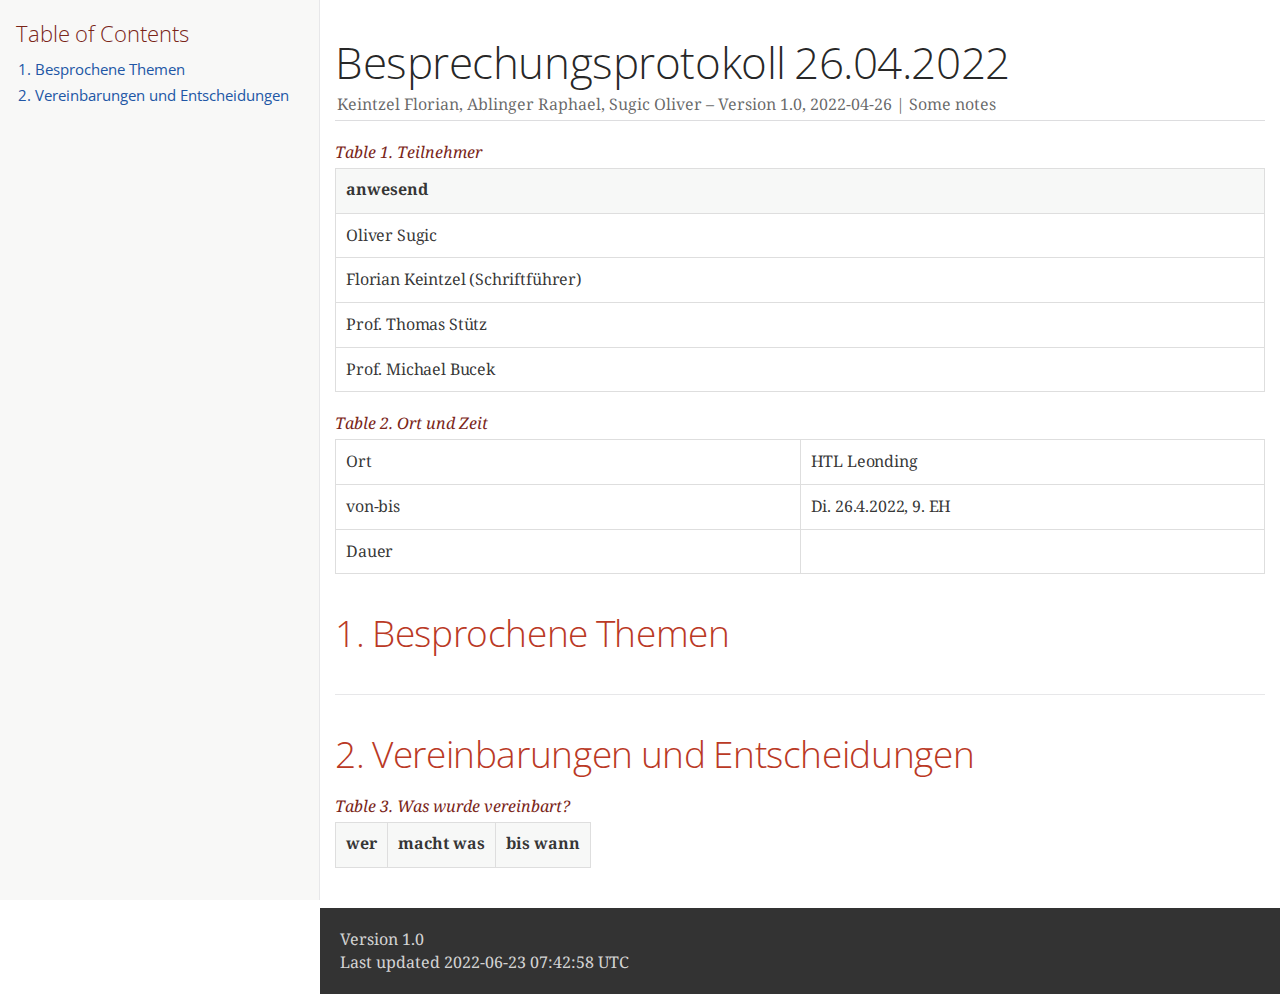
<file: 2022-04-26-minutes-of-meeting.html>
<!DOCTYPE html>
<html lang="en">
<head>
<meta charset="UTF-8">
<meta http-equiv="X-UA-Compatible" content="IE=edge">
<meta name="viewport" content="width=device-width, initial-scale=1.0">
<meta name="generator" content="Asciidoctor 2.0.17">
<meta name="author" content="Keintzel Florian, Ablinger Raphael, Sugic Oliver">
<link rel="icon" type="image/png" href="themes/favicon.png">
<title>Besprechungsprotokoll 26.04.2022</title>
<link rel="stylesheet" href="https://fonts.googleapis.com/css?family=Open+Sans:300,300italic,400,400italic,600,600italic%7CNoto+Serif:400,400italic,700,700italic%7CDroid+Sans+Mono:400,700">
<style>
/*! Asciidoctor default stylesheet | MIT License | https://asciidoctor.org */
/* Uncomment the following line when using as a custom stylesheet */
/* @import "https://fonts.googleapis.com/css?family=Open+Sans:300,300italic,400,400italic,600,600italic%7CNoto+Serif:400,400italic,700,700italic%7CDroid+Sans+Mono:400,700"; */
html{font-family:sans-serif;-webkit-text-size-adjust:100%}
a{background:none}
a:focus{outline:thin dotted}
a:active,a:hover{outline:0}
h1{font-size:2em;margin:.67em 0}
b,strong{font-weight:bold}
abbr{font-size:.9em}
abbr[title]{cursor:help;border-bottom:1px dotted #dddddf;text-decoration:none}
dfn{font-style:italic}
hr{height:0}
mark{background:#ff0;color:#000}
code,kbd,pre,samp{font-family:monospace;font-size:1em}
pre{white-space:pre-wrap}
q{quotes:"\201C" "\201D" "\2018" "\2019"}
small{font-size:80%}
sub,sup{font-size:75%;line-height:0;position:relative;vertical-align:baseline}
sup{top:-.5em}
sub{bottom:-.25em}
img{border:0}
svg:not(:root){overflow:hidden}
figure{margin:0}
audio,video{display:inline-block}
audio:not([controls]){display:none;height:0}
fieldset{border:1px solid silver;margin:0 2px;padding:.35em .625em .75em}
legend{border:0;padding:0}
button,input,select,textarea{font-family:inherit;font-size:100%;margin:0}
button,input{line-height:normal}
button,select{text-transform:none}
button,html input[type=button],input[type=reset],input[type=submit]{-webkit-appearance:button;cursor:pointer}
button[disabled],html input[disabled]{cursor:default}
input[type=checkbox],input[type=radio]{padding:0}
button::-moz-focus-inner,input::-moz-focus-inner{border:0;padding:0}
textarea{overflow:auto;vertical-align:top}
table{border-collapse:collapse;border-spacing:0}
*,::before,::after{box-sizing:border-box}
html,body{font-size:100%}
body{background:#fff;color:rgba(0,0,0,.8);padding:0;margin:0;font-family:"Noto Serif","DejaVu Serif",serif;line-height:1;position:relative;cursor:auto;-moz-tab-size:4;-o-tab-size:4;tab-size:4;word-wrap:anywhere;-moz-osx-font-smoothing:grayscale;-webkit-font-smoothing:antialiased}
a:hover{cursor:pointer}
img,object,embed{max-width:100%;height:auto}
object,embed{height:100%}
img{-ms-interpolation-mode:bicubic}
.left{float:left!important}
.right{float:right!important}
.text-left{text-align:left!important}
.text-right{text-align:right!important}
.text-center{text-align:center!important}
.text-justify{text-align:justify!important}
.hide{display:none}
img,object,svg{display:inline-block;vertical-align:middle}
textarea{height:auto;min-height:50px}
select{width:100%}
.subheader,.admonitionblock td.content>.title,.audioblock>.title,.exampleblock>.title,.imageblock>.title,.listingblock>.title,.literalblock>.title,.stemblock>.title,.openblock>.title,.paragraph>.title,.quoteblock>.title,table.tableblock>.title,.verseblock>.title,.videoblock>.title,.dlist>.title,.olist>.title,.ulist>.title,.qlist>.title,.hdlist>.title{line-height:1.45;color:#7a2518;font-weight:400;margin-top:0;margin-bottom:.25em}
div,dl,dt,dd,ul,ol,li,h1,h2,h3,#toctitle,.sidebarblock>.content>.title,h4,h5,h6,pre,form,p,blockquote,th,td{margin:0;padding:0}
a{color:#2156a5;text-decoration:underline;line-height:inherit}
a:hover,a:focus{color:#1d4b8f}
a img{border:0}
p{line-height:1.6;margin-bottom:1.25em;text-rendering:optimizeLegibility}
p aside{font-size:.875em;line-height:1.35;font-style:italic}
h1,h2,h3,#toctitle,.sidebarblock>.content>.title,h4,h5,h6{font-family:"Open Sans","DejaVu Sans",sans-serif;font-weight:300;font-style:normal;color:#ba3925;text-rendering:optimizeLegibility;margin-top:1em;margin-bottom:.5em;line-height:1.0125em}
h1 small,h2 small,h3 small,#toctitle small,.sidebarblock>.content>.title small,h4 small,h5 small,h6 small{font-size:60%;color:#e99b8f;line-height:0}
h1{font-size:2.125em}
h2{font-size:1.6875em}
h3,#toctitle,.sidebarblock>.content>.title{font-size:1.375em}
h4,h5{font-size:1.125em}
h6{font-size:1em}
hr{border:solid #dddddf;border-width:1px 0 0;clear:both;margin:1.25em 0 1.1875em}
em,i{font-style:italic;line-height:inherit}
strong,b{font-weight:bold;line-height:inherit}
small{font-size:60%;line-height:inherit}
code{font-family:"Droid Sans Mono","DejaVu Sans Mono",monospace;font-weight:400;color:rgba(0,0,0,.9)}
ul,ol,dl{line-height:1.6;margin-bottom:1.25em;list-style-position:outside;font-family:inherit}
ul,ol{margin-left:1.5em}
ul li ul,ul li ol{margin-left:1.25em;margin-bottom:0}
ul.square li ul,ul.circle li ul,ul.disc li ul{list-style:inherit}
ul.square{list-style-type:square}
ul.circle{list-style-type:circle}
ul.disc{list-style-type:disc}
ol li ul,ol li ol{margin-left:1.25em;margin-bottom:0}
dl dt{margin-bottom:.3125em;font-weight:bold}
dl dd{margin-bottom:1.25em}
blockquote{margin:0 0 1.25em;padding:.5625em 1.25em 0 1.1875em;border-left:1px solid #ddd}
blockquote,blockquote p{line-height:1.6;color:rgba(0,0,0,.85)}
@media screen and (min-width:768px){h1,h2,h3,#toctitle,.sidebarblock>.content>.title,h4,h5,h6{line-height:1.2}
h1{font-size:2.75em}
h2{font-size:2.3125em}
h3,#toctitle,.sidebarblock>.content>.title{font-size:1.6875em}
h4{font-size:1.4375em}}
table{background:#fff;margin-bottom:1.25em;border:1px solid #dedede;word-wrap:normal}
table thead,table tfoot{background:#f7f8f7}
table thead tr th,table thead tr td,table tfoot tr th,table tfoot tr td{padding:.5em .625em .625em;font-size:inherit;color:rgba(0,0,0,.8);text-align:left}
table tr th,table tr td{padding:.5625em .625em;font-size:inherit;color:rgba(0,0,0,.8)}
table tr.even,table tr.alt{background:#f8f8f7}
table thead tr th,table tfoot tr th,table tbody tr td,table tr td,table tfoot tr td{line-height:1.6}
h1,h2,h3,#toctitle,.sidebarblock>.content>.title,h4,h5,h6{line-height:1.2;word-spacing:-.05em}
h1 strong,h2 strong,h3 strong,#toctitle strong,.sidebarblock>.content>.title strong,h4 strong,h5 strong,h6 strong{font-weight:400}
.center{margin-left:auto;margin-right:auto}
.stretch{width:100%}
.clearfix::before,.clearfix::after,.float-group::before,.float-group::after{content:" ";display:table}
.clearfix::after,.float-group::after{clear:both}
:not(pre).nobreak{word-wrap:normal}
:not(pre).nowrap{white-space:nowrap}
:not(pre).pre-wrap{white-space:pre-wrap}
:not(pre):not([class^=L])>code{font-size:.9375em;font-style:normal!important;letter-spacing:0;padding:.1em .5ex;word-spacing:-.15em;background:#f7f7f8;border-radius:4px;line-height:1.45;text-rendering:optimizeSpeed}
pre{color:rgba(0,0,0,.9);font-family:"Droid Sans Mono","DejaVu Sans Mono",monospace;line-height:1.45;text-rendering:optimizeSpeed}
pre code,pre pre{color:inherit;font-size:inherit;line-height:inherit}
pre>code{display:block}
pre.nowrap,pre.nowrap pre{white-space:pre;word-wrap:normal}
em em{font-style:normal}
strong strong{font-weight:400}
.keyseq{color:rgba(51,51,51,.8)}
kbd{font-family:"Droid Sans Mono","DejaVu Sans Mono",monospace;display:inline-block;color:rgba(0,0,0,.8);font-size:.65em;line-height:1.45;background:#f7f7f7;border:1px solid #ccc;border-radius:3px;box-shadow:0 1px 0 rgba(0,0,0,.2),inset 0 0 0 .1em #fff;margin:0 .15em;padding:.2em .5em;vertical-align:middle;position:relative;top:-.1em;white-space:nowrap}
.keyseq kbd:first-child{margin-left:0}
.keyseq kbd:last-child{margin-right:0}
.menuseq,.menuref{color:#000}
.menuseq b:not(.caret),.menuref{font-weight:inherit}
.menuseq{word-spacing:-.02em}
.menuseq b.caret{font-size:1.25em;line-height:.8}
.menuseq i.caret{font-weight:bold;text-align:center;width:.45em}
b.button::before,b.button::after{position:relative;top:-1px;font-weight:400}
b.button::before{content:"[";padding:0 3px 0 2px}
b.button::after{content:"]";padding:0 2px 0 3px}
p a>code:hover{color:rgba(0,0,0,.9)}
#header,#content,#footnotes,#footer{width:100%;margin:0 auto;max-width:62.5em;*zoom:1;position:relative;padding-left:.9375em;padding-right:.9375em}
#header::before,#header::after,#content::before,#content::after,#footnotes::before,#footnotes::after,#footer::before,#footer::after{content:" ";display:table}
#header::after,#content::after,#footnotes::after,#footer::after{clear:both}
#content{margin-top:1.25em}
#content::before{content:none}
#header>h1:first-child{color:rgba(0,0,0,.85);margin-top:2.25rem;margin-bottom:0}
#header>h1:first-child+#toc{margin-top:8px;border-top:1px solid #dddddf}
#header>h1:only-child,body.toc2 #header>h1:nth-last-child(2){border-bottom:1px solid #dddddf;padding-bottom:8px}
#header .details{border-bottom:1px solid #dddddf;line-height:1.45;padding-top:.25em;padding-bottom:.25em;padding-left:.25em;color:rgba(0,0,0,.6);display:flex;flex-flow:row wrap}
#header .details span:first-child{margin-left:-.125em}
#header .details span.email a{color:rgba(0,0,0,.85)}
#header .details br{display:none}
#header .details br+span::before{content:"\00a0\2013\00a0"}
#header .details br+span.author::before{content:"\00a0\22c5\00a0";color:rgba(0,0,0,.85)}
#header .details br+span#revremark::before{content:"\00a0|\00a0"}
#header #revnumber{text-transform:capitalize}
#header #revnumber::after{content:"\00a0"}
#content>h1:first-child:not([class]){color:rgba(0,0,0,.85);border-bottom:1px solid #dddddf;padding-bottom:8px;margin-top:0;padding-top:1rem;margin-bottom:1.25rem}
#toc{border-bottom:1px solid #e7e7e9;padding-bottom:.5em}
#toc>ul{margin-left:.125em}
#toc ul.sectlevel0>li>a{font-style:italic}
#toc ul.sectlevel0 ul.sectlevel1{margin:.5em 0}
#toc ul{font-family:"Open Sans","DejaVu Sans",sans-serif;list-style-type:none}
#toc li{line-height:1.3334;margin-top:.3334em}
#toc a{text-decoration:none}
#toc a:active{text-decoration:underline}
#toctitle{color:#7a2518;font-size:1.2em}
@media screen and (min-width:768px){#toctitle{font-size:1.375em}
body.toc2{padding-left:15em;padding-right:0}
#toc.toc2{margin-top:0!important;background:#f8f8f7;position:fixed;width:15em;left:0;top:0;border-right:1px solid #e7e7e9;border-top-width:0!important;border-bottom-width:0!important;z-index:1000;padding:1.25em 1em;height:100%;overflow:auto}
#toc.toc2 #toctitle{margin-top:0;margin-bottom:.8rem;font-size:1.2em}
#toc.toc2>ul{font-size:.9em;margin-bottom:0}
#toc.toc2 ul ul{margin-left:0;padding-left:1em}
#toc.toc2 ul.sectlevel0 ul.sectlevel1{padding-left:0;margin-top:.5em;margin-bottom:.5em}
body.toc2.toc-right{padding-left:0;padding-right:15em}
body.toc2.toc-right #toc.toc2{border-right-width:0;border-left:1px solid #e7e7e9;left:auto;right:0}}
@media screen and (min-width:1280px){body.toc2{padding-left:20em;padding-right:0}
#toc.toc2{width:20em}
#toc.toc2 #toctitle{font-size:1.375em}
#toc.toc2>ul{font-size:.95em}
#toc.toc2 ul ul{padding-left:1.25em}
body.toc2.toc-right{padding-left:0;padding-right:20em}}
#content #toc{border:1px solid #e0e0dc;margin-bottom:1.25em;padding:1.25em;background:#f8f8f7;border-radius:4px}
#content #toc>:first-child{margin-top:0}
#content #toc>:last-child{margin-bottom:0}
#footer{max-width:none;background:rgba(0,0,0,.8);padding:1.25em}
#footer-text{color:hsla(0,0%,100%,.8);line-height:1.44}
#content{margin-bottom:.625em}
.sect1{padding-bottom:.625em}
@media screen and (min-width:768px){#content{margin-bottom:1.25em}
.sect1{padding-bottom:1.25em}}
.sect1:last-child{padding-bottom:0}
.sect1+.sect1{border-top:1px solid #e7e7e9}
#content h1>a.anchor,h2>a.anchor,h3>a.anchor,#toctitle>a.anchor,.sidebarblock>.content>.title>a.anchor,h4>a.anchor,h5>a.anchor,h6>a.anchor{position:absolute;z-index:1001;width:1.5ex;margin-left:-1.5ex;display:block;text-decoration:none!important;visibility:hidden;text-align:center;font-weight:400}
#content h1>a.anchor::before,h2>a.anchor::before,h3>a.anchor::before,#toctitle>a.anchor::before,.sidebarblock>.content>.title>a.anchor::before,h4>a.anchor::before,h5>a.anchor::before,h6>a.anchor::before{content:"\00A7";font-size:.85em;display:block;padding-top:.1em}
#content h1:hover>a.anchor,#content h1>a.anchor:hover,h2:hover>a.anchor,h2>a.anchor:hover,h3:hover>a.anchor,#toctitle:hover>a.anchor,.sidebarblock>.content>.title:hover>a.anchor,h3>a.anchor:hover,#toctitle>a.anchor:hover,.sidebarblock>.content>.title>a.anchor:hover,h4:hover>a.anchor,h4>a.anchor:hover,h5:hover>a.anchor,h5>a.anchor:hover,h6:hover>a.anchor,h6>a.anchor:hover{visibility:visible}
#content h1>a.link,h2>a.link,h3>a.link,#toctitle>a.link,.sidebarblock>.content>.title>a.link,h4>a.link,h5>a.link,h6>a.link{color:#ba3925;text-decoration:none}
#content h1>a.link:hover,h2>a.link:hover,h3>a.link:hover,#toctitle>a.link:hover,.sidebarblock>.content>.title>a.link:hover,h4>a.link:hover,h5>a.link:hover,h6>a.link:hover{color:#a53221}
details,.audioblock,.imageblock,.literalblock,.listingblock,.stemblock,.videoblock{margin-bottom:1.25em}
details{margin-left:1.25rem}
details>summary{cursor:pointer;display:block;position:relative;line-height:1.6;margin-bottom:.625rem;outline:none;-webkit-tap-highlight-color:transparent}
details>summary::-webkit-details-marker{display:none}
details>summary::before{content:"";border:solid transparent;border-left:solid;border-width:.3em 0 .3em .5em;position:absolute;top:.5em;left:-1.25rem;transform:translateX(15%)}
details[open]>summary::before{border:solid transparent;border-top:solid;border-width:.5em .3em 0;transform:translateY(15%)}
details>summary::after{content:"";width:1.25rem;height:1em;position:absolute;top:.3em;left:-1.25rem}
.admonitionblock td.content>.title,.audioblock>.title,.exampleblock>.title,.imageblock>.title,.listingblock>.title,.literalblock>.title,.stemblock>.title,.openblock>.title,.paragraph>.title,.quoteblock>.title,table.tableblock>.title,.verseblock>.title,.videoblock>.title,.dlist>.title,.olist>.title,.ulist>.title,.qlist>.title,.hdlist>.title{text-rendering:optimizeLegibility;text-align:left;font-family:"Noto Serif","DejaVu Serif",serif;font-size:1rem;font-style:italic}
table.tableblock.fit-content>caption.title{white-space:nowrap;width:0}
.paragraph.lead>p,#preamble>.sectionbody>[class=paragraph]:first-of-type p{font-size:1.21875em;line-height:1.6;color:rgba(0,0,0,.85)}
.admonitionblock>table{border-collapse:separate;border:0;background:none;width:100%}
.admonitionblock>table td.icon{text-align:center;width:80px}
.admonitionblock>table td.icon img{max-width:none}
.admonitionblock>table td.icon .title{font-weight:bold;font-family:"Open Sans","DejaVu Sans",sans-serif;text-transform:uppercase}
.admonitionblock>table td.content{padding-left:1.125em;padding-right:1.25em;border-left:1px solid #dddddf;color:rgba(0,0,0,.6);word-wrap:anywhere}
.admonitionblock>table td.content>:last-child>:last-child{margin-bottom:0}
.exampleblock>.content{border:1px solid #e6e6e6;margin-bottom:1.25em;padding:1.25em;background:#fff;border-radius:4px}
.exampleblock>.content>:first-child{margin-top:0}
.exampleblock>.content>:last-child{margin-bottom:0}
.sidebarblock{border:1px solid #dbdbd6;margin-bottom:1.25em;padding:1.25em;background:#f3f3f2;border-radius:4px}
.sidebarblock>:first-child{margin-top:0}
.sidebarblock>:last-child{margin-bottom:0}
.sidebarblock>.content>.title{color:#7a2518;margin-top:0;text-align:center}
.exampleblock>.content>:last-child>:last-child,.exampleblock>.content .olist>ol>li:last-child>:last-child,.exampleblock>.content .ulist>ul>li:last-child>:last-child,.exampleblock>.content .qlist>ol>li:last-child>:last-child,.sidebarblock>.content>:last-child>:last-child,.sidebarblock>.content .olist>ol>li:last-child>:last-child,.sidebarblock>.content .ulist>ul>li:last-child>:last-child,.sidebarblock>.content .qlist>ol>li:last-child>:last-child{margin-bottom:0}
.literalblock pre,.listingblock>.content>pre{border-radius:4px;overflow-x:auto;padding:1em;font-size:.8125em}
@media screen and (min-width:768px){.literalblock pre,.listingblock>.content>pre{font-size:.90625em}}
@media screen and (min-width:1280px){.literalblock pre,.listingblock>.content>pre{font-size:1em}}
.literalblock pre,.listingblock>.content>pre:not(.highlight),.listingblock>.content>pre[class=highlight],.listingblock>.content>pre[class^="highlight "]{background:#f7f7f8}
.literalblock.output pre{color:#f7f7f8;background:rgba(0,0,0,.9)}
.listingblock>.content{position:relative}
.listingblock code[data-lang]::before{display:none;content:attr(data-lang);position:absolute;font-size:.75em;top:.425rem;right:.5rem;line-height:1;text-transform:uppercase;color:inherit;opacity:.5}
.listingblock:hover code[data-lang]::before{display:block}
.listingblock.terminal pre .command::before{content:attr(data-prompt);padding-right:.5em;color:inherit;opacity:.5}
.listingblock.terminal pre .command:not([data-prompt])::before{content:"$"}
.listingblock pre.highlightjs{padding:0}
.listingblock pre.highlightjs>code{padding:1em;border-radius:4px}
.listingblock pre.prettyprint{border-width:0}
.prettyprint{background:#f7f7f8}
pre.prettyprint .linenums{line-height:1.45;margin-left:2em}
pre.prettyprint li{background:none;list-style-type:inherit;padding-left:0}
pre.prettyprint li code[data-lang]::before{opacity:1}
pre.prettyprint li:not(:first-child) code[data-lang]::before{display:none}
table.linenotable{border-collapse:separate;border:0;margin-bottom:0;background:none}
table.linenotable td[class]{color:inherit;vertical-align:top;padding:0;line-height:inherit;white-space:normal}
table.linenotable td.code{padding-left:.75em}
table.linenotable td.linenos,pre.pygments .linenos{border-right:1px solid;opacity:.35;padding-right:.5em;-webkit-user-select:none;-moz-user-select:none;-ms-user-select:none;user-select:none}
pre.pygments span.linenos{display:inline-block;margin-right:.75em}
.quoteblock{margin:0 1em 1.25em 1.5em;display:table}
.quoteblock:not(.excerpt)>.title{margin-left:-1.5em;margin-bottom:.75em}
.quoteblock blockquote,.quoteblock p{color:rgba(0,0,0,.85);font-size:1.15rem;line-height:1.75;word-spacing:.1em;letter-spacing:0;font-style:italic;text-align:justify}
.quoteblock blockquote{margin:0;padding:0;border:0}
.quoteblock blockquote::before{content:"\201c";float:left;font-size:2.75em;font-weight:bold;line-height:.6em;margin-left:-.6em;color:#7a2518;text-shadow:0 1px 2px rgba(0,0,0,.1)}
.quoteblock blockquote>.paragraph:last-child p{margin-bottom:0}
.quoteblock .attribution{margin-top:.75em;margin-right:.5ex;text-align:right}
.verseblock{margin:0 1em 1.25em}
.verseblock pre{font-family:"Open Sans","DejaVu Sans",sans-serif;font-size:1.15rem;color:rgba(0,0,0,.85);font-weight:300;text-rendering:optimizeLegibility}
.verseblock pre strong{font-weight:400}
.verseblock .attribution{margin-top:1.25rem;margin-left:.5ex}
.quoteblock .attribution,.verseblock .attribution{font-size:.9375em;line-height:1.45;font-style:italic}
.quoteblock .attribution br,.verseblock .attribution br{display:none}
.quoteblock .attribution cite,.verseblock .attribution cite{display:block;letter-spacing:-.025em;color:rgba(0,0,0,.6)}
.quoteblock.abstract blockquote::before,.quoteblock.excerpt blockquote::before,.quoteblock .quoteblock blockquote::before{display:none}
.quoteblock.abstract blockquote,.quoteblock.abstract p,.quoteblock.excerpt blockquote,.quoteblock.excerpt p,.quoteblock .quoteblock blockquote,.quoteblock .quoteblock p{line-height:1.6;word-spacing:0}
.quoteblock.abstract{margin:0 1em 1.25em;display:block}
.quoteblock.abstract>.title{margin:0 0 .375em;font-size:1.15em;text-align:center}
.quoteblock.excerpt>blockquote,.quoteblock .quoteblock{padding:0 0 .25em 1em;border-left:.25em solid #dddddf}
.quoteblock.excerpt,.quoteblock .quoteblock{margin-left:0}
.quoteblock.excerpt blockquote,.quoteblock.excerpt p,.quoteblock .quoteblock blockquote,.quoteblock .quoteblock p{color:inherit;font-size:1.0625rem}
.quoteblock.excerpt .attribution,.quoteblock .quoteblock .attribution{color:inherit;font-size:.85rem;text-align:left;margin-right:0}
p.tableblock:last-child{margin-bottom:0}
td.tableblock>.content{margin-bottom:1.25em;word-wrap:anywhere}
td.tableblock>.content>:last-child{margin-bottom:-1.25em}
table.tableblock,th.tableblock,td.tableblock{border:0 solid #dedede}
table.grid-all>*>tr>*{border-width:1px}
table.grid-cols>*>tr>*{border-width:0 1px}
table.grid-rows>*>tr>*{border-width:1px 0}
table.frame-all{border-width:1px}
table.frame-ends{border-width:1px 0}
table.frame-sides{border-width:0 1px}
table.frame-none>colgroup+*>:first-child>*,table.frame-sides>colgroup+*>:first-child>*{border-top-width:0}
table.frame-none>:last-child>:last-child>*,table.frame-sides>:last-child>:last-child>*{border-bottom-width:0}
table.frame-none>*>tr>:first-child,table.frame-ends>*>tr>:first-child{border-left-width:0}
table.frame-none>*>tr>:last-child,table.frame-ends>*>tr>:last-child{border-right-width:0}
table.stripes-all>*>tr,table.stripes-odd>*>tr:nth-of-type(odd),table.stripes-even>*>tr:nth-of-type(even),table.stripes-hover>*>tr:hover{background:#f8f8f7}
th.halign-left,td.halign-left{text-align:left}
th.halign-right,td.halign-right{text-align:right}
th.halign-center,td.halign-center{text-align:center}
th.valign-top,td.valign-top{vertical-align:top}
th.valign-bottom,td.valign-bottom{vertical-align:bottom}
th.valign-middle,td.valign-middle{vertical-align:middle}
table thead th,table tfoot th{font-weight:bold}
tbody tr th{background:#f7f8f7}
tbody tr th,tbody tr th p,tfoot tr th,tfoot tr th p{color:rgba(0,0,0,.8);font-weight:bold}
p.tableblock>code:only-child{background:none;padding:0}
p.tableblock{font-size:1em}
ol{margin-left:1.75em}
ul li ol{margin-left:1.5em}
dl dd{margin-left:1.125em}
dl dd:last-child,dl dd:last-child>:last-child{margin-bottom:0}
li p,ul dd,ol dd,.olist .olist,.ulist .ulist,.ulist .olist,.olist .ulist{margin-bottom:.625em}
ul.checklist,ul.none,ol.none,ul.no-bullet,ol.no-bullet,ol.unnumbered,ul.unstyled,ol.unstyled{list-style-type:none}
ul.no-bullet,ol.no-bullet,ol.unnumbered{margin-left:.625em}
ul.unstyled,ol.unstyled{margin-left:0}
li>p:empty:only-child::before{content:"";display:inline-block}
ul.checklist>li>p:first-child{margin-left:-1em}
ul.checklist>li>p:first-child>.fa-square-o:first-child,ul.checklist>li>p:first-child>.fa-check-square-o:first-child{width:1.25em;font-size:.8em;position:relative;bottom:.125em}
ul.checklist>li>p:first-child>input[type=checkbox]:first-child{margin-right:.25em}
ul.inline{display:flex;flex-flow:row wrap;list-style:none;margin:0 0 .625em -1.25em}
ul.inline>li{margin-left:1.25em}
.unstyled dl dt{font-weight:400;font-style:normal}
ol.arabic{list-style-type:decimal}
ol.decimal{list-style-type:decimal-leading-zero}
ol.loweralpha{list-style-type:lower-alpha}
ol.upperalpha{list-style-type:upper-alpha}
ol.lowerroman{list-style-type:lower-roman}
ol.upperroman{list-style-type:upper-roman}
ol.lowergreek{list-style-type:lower-greek}
.hdlist>table,.colist>table{border:0;background:none}
.hdlist>table>tbody>tr,.colist>table>tbody>tr{background:none}
td.hdlist1,td.hdlist2{vertical-align:top;padding:0 .625em}
td.hdlist1{font-weight:bold;padding-bottom:1.25em}
td.hdlist2{word-wrap:anywhere}
.literalblock+.colist,.listingblock+.colist{margin-top:-.5em}
.colist td:not([class]):first-child{padding:.4em .75em 0;line-height:1;vertical-align:top}
.colist td:not([class]):first-child img{max-width:none}
.colist td:not([class]):last-child{padding:.25em 0}
.thumb,.th{line-height:0;display:inline-block;border:4px solid #fff;box-shadow:0 0 0 1px #ddd}
.imageblock.left{margin:.25em .625em 1.25em 0}
.imageblock.right{margin:.25em 0 1.25em .625em}
.imageblock>.title{margin-bottom:0}
.imageblock.thumb,.imageblock.th{border-width:6px}
.imageblock.thumb>.title,.imageblock.th>.title{padding:0 .125em}
.image.left,.image.right{margin-top:.25em;margin-bottom:.25em;display:inline-block;line-height:0}
.image.left{margin-right:.625em}
.image.right{margin-left:.625em}
a.image{text-decoration:none;display:inline-block}
a.image object{pointer-events:none}
sup.footnote,sup.footnoteref{font-size:.875em;position:static;vertical-align:super}
sup.footnote a,sup.footnoteref a{text-decoration:none}
sup.footnote a:active,sup.footnoteref a:active{text-decoration:underline}
#footnotes{padding-top:.75em;padding-bottom:.75em;margin-bottom:.625em}
#footnotes hr{width:20%;min-width:6.25em;margin:-.25em 0 .75em;border-width:1px 0 0}
#footnotes .footnote{padding:0 .375em 0 .225em;line-height:1.3334;font-size:.875em;margin-left:1.2em;margin-bottom:.2em}
#footnotes .footnote a:first-of-type{font-weight:bold;text-decoration:none;margin-left:-1.05em}
#footnotes .footnote:last-of-type{margin-bottom:0}
#content #footnotes{margin-top:-.625em;margin-bottom:0;padding:.75em 0}
div.unbreakable{page-break-inside:avoid}
.big{font-size:larger}
.small{font-size:smaller}
.underline{text-decoration:underline}
.overline{text-decoration:overline}
.line-through{text-decoration:line-through}
.aqua{color:#00bfbf}
.aqua-background{background:#00fafa}
.black{color:#000}
.black-background{background:#000}
.blue{color:#0000bf}
.blue-background{background:#0000fa}
.fuchsia{color:#bf00bf}
.fuchsia-background{background:#fa00fa}
.gray{color:#606060}
.gray-background{background:#7d7d7d}
.green{color:#006000}
.green-background{background:#007d00}
.lime{color:#00bf00}
.lime-background{background:#00fa00}
.maroon{color:#600000}
.maroon-background{background:#7d0000}
.navy{color:#000060}
.navy-background{background:#00007d}
.olive{color:#606000}
.olive-background{background:#7d7d00}
.purple{color:#600060}
.purple-background{background:#7d007d}
.red{color:#bf0000}
.red-background{background:#fa0000}
.silver{color:#909090}
.silver-background{background:#bcbcbc}
.teal{color:#006060}
.teal-background{background:#007d7d}
.white{color:#bfbfbf}
.white-background{background:#fafafa}
.yellow{color:#bfbf00}
.yellow-background{background:#fafa00}
span.icon>.fa{cursor:default}
a span.icon>.fa{cursor:inherit}
.admonitionblock td.icon [class^="fa icon-"]{font-size:2.5em;text-shadow:1px 1px 2px rgba(0,0,0,.5);cursor:default}
.admonitionblock td.icon .icon-note::before{content:"\f05a";color:#19407c}
.admonitionblock td.icon .icon-tip::before{content:"\f0eb";text-shadow:1px 1px 2px rgba(155,155,0,.8);color:#111}
.admonitionblock td.icon .icon-warning::before{content:"\f071";color:#bf6900}
.admonitionblock td.icon .icon-caution::before{content:"\f06d";color:#bf3400}
.admonitionblock td.icon .icon-important::before{content:"\f06a";color:#bf0000}
.conum[data-value]{display:inline-block;color:#fff!important;background:rgba(0,0,0,.8);border-radius:50%;text-align:center;font-size:.75em;width:1.67em;height:1.67em;line-height:1.67em;font-family:"Open Sans","DejaVu Sans",sans-serif;font-style:normal;font-weight:bold}
.conum[data-value] *{color:#fff!important}
.conum[data-value]+b{display:none}
.conum[data-value]::after{content:attr(data-value)}
pre .conum[data-value]{position:relative;top:-.125em}
b.conum *{color:inherit!important}
.conum:not([data-value]):empty{display:none}
dt,th.tableblock,td.content,div.footnote{text-rendering:optimizeLegibility}
h1,h2,p,td.content,span.alt,summary{letter-spacing:-.01em}
p strong,td.content strong,div.footnote strong{letter-spacing:-.005em}
p,blockquote,dt,td.content,span.alt,summary{font-size:1.0625rem}
p{margin-bottom:1.25rem}
.sidebarblock p,.sidebarblock dt,.sidebarblock td.content,p.tableblock{font-size:1em}
.exampleblock>.content{background:#fffef7;border-color:#e0e0dc;box-shadow:0 1px 4px #e0e0dc}
.print-only{display:none!important}
@page{margin:1.25cm .75cm}
@media print{*{box-shadow:none!important;text-shadow:none!important}
html{font-size:80%}
a{color:inherit!important;text-decoration:underline!important}
a.bare,a[href^="#"],a[href^="mailto:"]{text-decoration:none!important}
a[href^="http:"]:not(.bare)::after,a[href^="https:"]:not(.bare)::after{content:"(" attr(href) ")";display:inline-block;font-size:.875em;padding-left:.25em}
abbr[title]{border-bottom:1px dotted}
abbr[title]::after{content:" (" attr(title) ")"}
pre,blockquote,tr,img,object,svg{page-break-inside:avoid}
thead{display:table-header-group}
svg{max-width:100%}
p,blockquote,dt,td.content{font-size:1em;orphans:3;widows:3}
h2,h3,#toctitle,.sidebarblock>.content>.title{page-break-after:avoid}
#header,#content,#footnotes,#footer{max-width:none}
#toc,.sidebarblock,.exampleblock>.content{background:none!important}
#toc{border-bottom:1px solid #dddddf!important;padding-bottom:0!important}
body.book #header{text-align:center}
body.book #header>h1:first-child{border:0!important;margin:2.5em 0 1em}
body.book #header .details{border:0!important;display:block;padding:0!important}
body.book #header .details span:first-child{margin-left:0!important}
body.book #header .details br{display:block}
body.book #header .details br+span::before{content:none!important}
body.book #toc{border:0!important;text-align:left!important;padding:0!important;margin:0!important}
body.book #toc,body.book #preamble,body.book h1.sect0,body.book .sect1>h2{page-break-before:always}
.listingblock code[data-lang]::before{display:block}
#footer{padding:0 .9375em}
.hide-on-print{display:none!important}
.print-only{display:block!important}
.hide-for-print{display:none!important}
.show-for-print{display:inherit!important}}
@media amzn-kf8,print{#header>h1:first-child{margin-top:1.25rem}
.sect1{padding:0!important}
.sect1+.sect1{border:0}
#footer{background:none}
#footer-text{color:rgba(0,0,0,.6);font-size:.9em}}
@media amzn-kf8{#header,#content,#footnotes,#footer{padding:0}}
</style>
<link rel="stylesheet" href="https://cdnjs.cloudflare.com/ajax/libs/font-awesome/4.7.0/css/font-awesome.min.css">
<style>
pre.rouge .hll {
  background-color: #ffc;
}
pre.rouge .hll * {
  background-color: initial;
}
</style>
</head>
<body class="article toc2 toc-left">
<div id="header">
<h1>Besprechungsprotokoll 26.04.2022</h1>
<div class="details">
<span id="author" class="author">Keintzel Florian, Ablinger Raphael, Sugic Oliver</span><br>
<span id="revnumber">version 1.0,</span>
<span id="revdate">2022-04-26</span>
<br><span id="revremark">Some notes</span>
</div>
<div id="toc" class="toc2">
<div id="toctitle">Table of Contents</div>
<ul class="sectlevel1">
<li><a href="#_besprochene_themen">1. Besprochene Themen</a></li>
<li><a href="#_vereinbarungen_und_entscheidungen">2. Vereinbarungen und Entscheidungen</a></li>
</ul>
</div>
</div>
<div id="content">
<div id="preamble">
<div class="sectionbody">
<table class="tableblock frame-all grid-all stretch">
<caption class="title">Table 1. Teilnehmer</caption>
<colgroup>
<col style="width: 100%;">
</colgroup>
<thead>
<tr>
<th class="tableblock halign-left valign-top">anwesend</th>
</tr>
</thead>
<tbody>
<tr>
<td class="tableblock halign-left valign-top"><p class="tableblock">Oliver Sugic</p></td>
</tr>
<tr>
<td class="tableblock halign-left valign-top"><p class="tableblock">Florian Keintzel (Schriftführer)</p></td>
</tr>
<tr>
<td class="tableblock halign-left valign-top"><p class="tableblock">Prof. Thomas Stütz</p></td>
</tr>
<tr>
<td class="tableblock halign-left valign-top"><p class="tableblock">Prof. Michael Bucek</p></td>
</tr>
</tbody>
</table>
<table class="tableblock frame-all grid-all stretch">
<caption class="title">Table 2. Ort und Zeit</caption>
<colgroup>
<col style="width: 50%;">
<col style="width: 50%;">
</colgroup>
<tbody>
<tr>
<td class="tableblock halign-left valign-top"><p class="tableblock">Ort</p></td>
<td class="tableblock halign-left valign-top"><p class="tableblock">HTL Leonding</p></td>
</tr>
<tr>
<td class="tableblock halign-left valign-top"><p class="tableblock">von-bis</p></td>
<td class="tableblock halign-left valign-top"><p class="tableblock">Di. 26.4.2022, 9. EH</p></td>
</tr>
<tr>
<td class="tableblock halign-left valign-top"><p class="tableblock">Dauer</p></td>
<td class="tableblock halign-left valign-top"></td>
</tr>
</tbody>
</table>
</div>
</div>
<div class="sect1">
<h2 id="_besprochene_themen"><a class="anchor" href="#_besprochene_themen"></a>1. Besprochene Themen</h2>
<div class="sectionbody">

</div>
</div>
<div class="sect1">
<h2 id="_vereinbarungen_und_entscheidungen"><a class="anchor" href="#_vereinbarungen_und_entscheidungen"></a>2. Vereinbarungen und Entscheidungen</h2>
<div class="sectionbody">
<table class="tableblock frame-all grid-all fit-content">
<caption class="title">Table 3. Was wurde vereinbart?</caption>
<colgroup>
<col>
<col>
<col>
</colgroup>
<thead>
<tr>
<th class="tableblock halign-left valign-top">wer</th>
<th class="tableblock halign-left valign-top">macht was</th>
<th class="tableblock halign-left valign-top">bis wann</th>
</tr>
</thead>
</table>
</div>
</div>
</div>
<div id="footer">
<div id="footer-text">
Version 1.0<br>
Last updated 2022-06-23 07:42:58 UTC
</div>
</div>
</body>
</html>
</file>
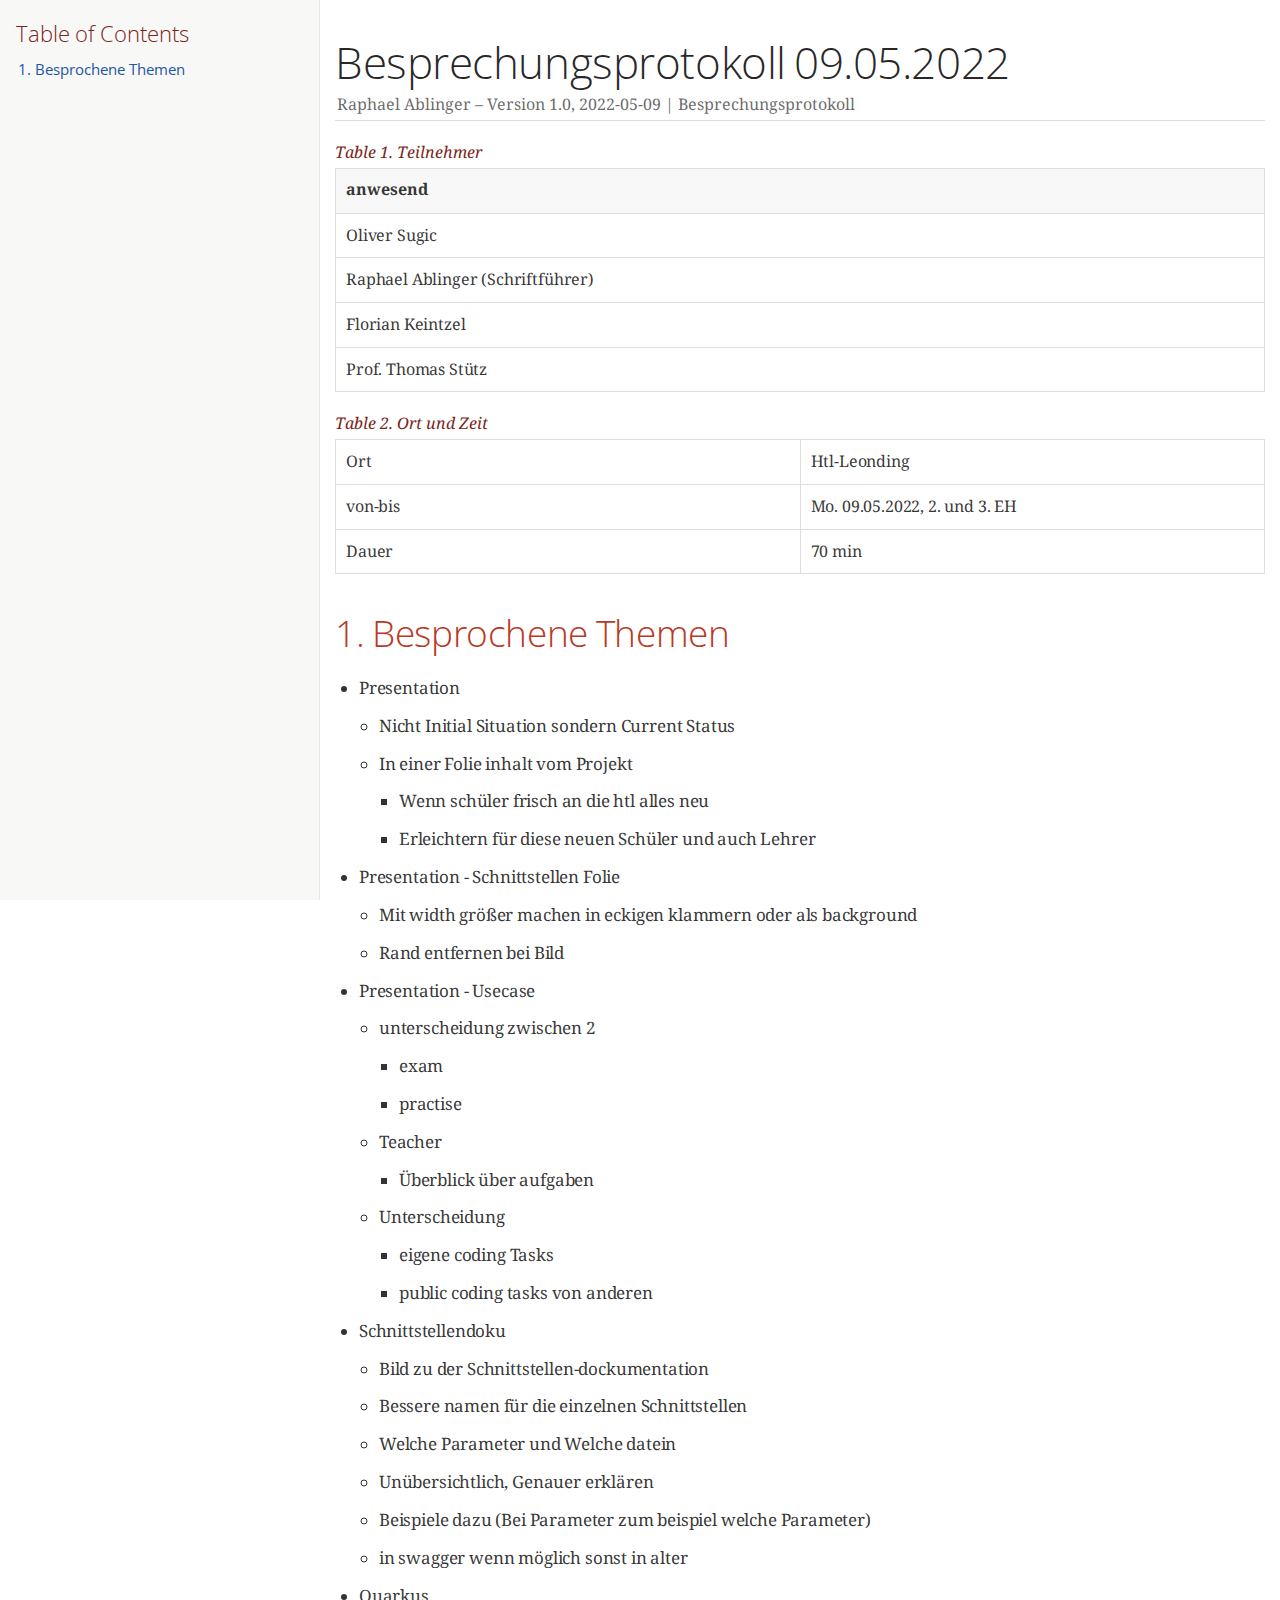
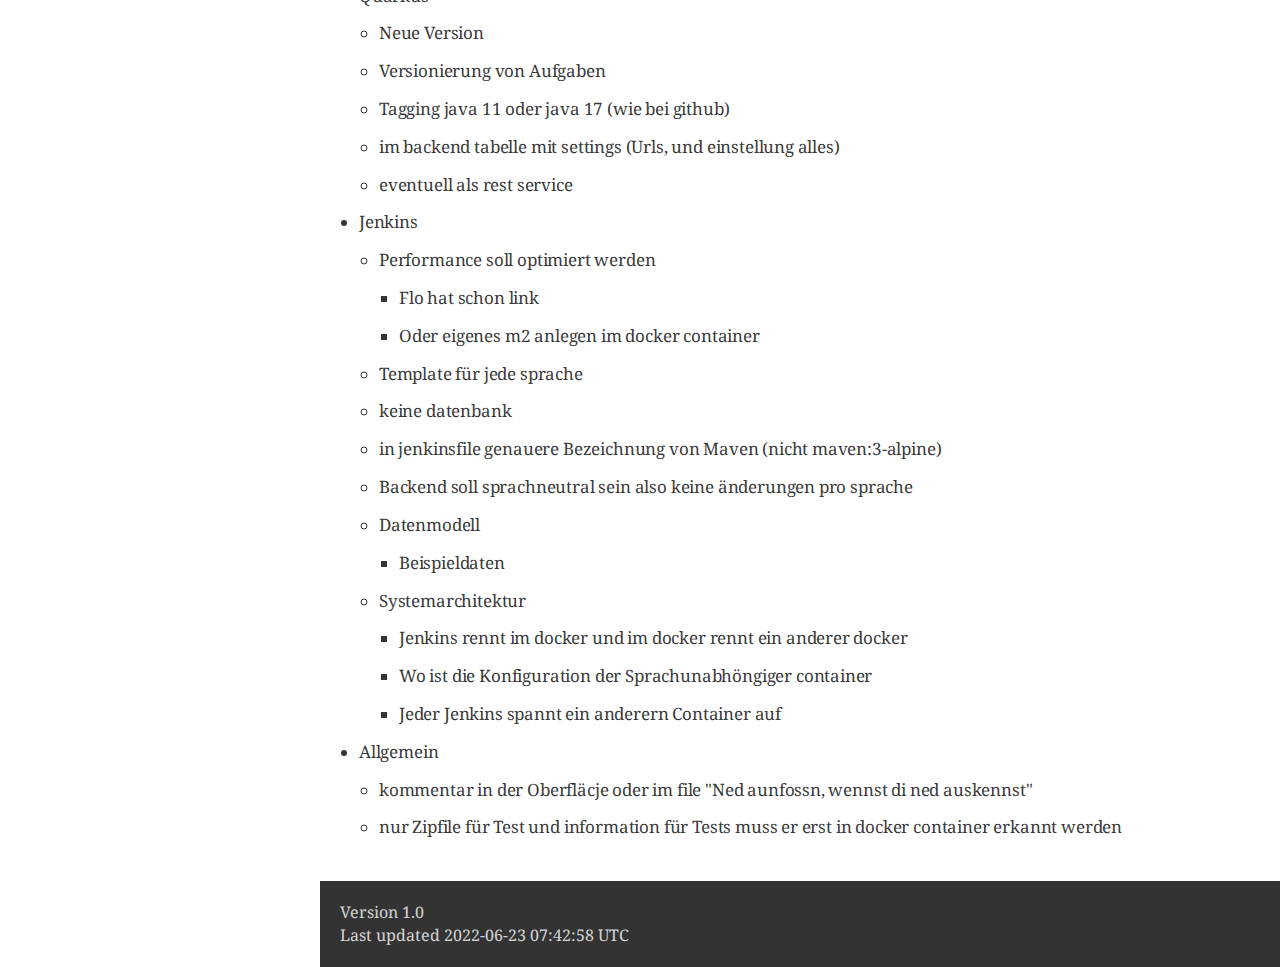
<file: 2022-05-09-minutes-of-meeting.html>
<!DOCTYPE html>
<html lang="en">
<head>
<meta charset="UTF-8">
<meta http-equiv="X-UA-Compatible" content="IE=edge">
<meta name="viewport" content="width=device-width, initial-scale=1.0">
<meta name="generator" content="Asciidoctor 2.0.17">
<meta name="author" content="Raphael Ablinger">
<link rel="icon" type="image/png" href="themes/favicon.png">
<title>Besprechungsprotokoll 09.05.2022</title>
<link rel="stylesheet" href="https://fonts.googleapis.com/css?family=Open+Sans:300,300italic,400,400italic,600,600italic%7CNoto+Serif:400,400italic,700,700italic%7CDroid+Sans+Mono:400,700">
<style>
/*! Asciidoctor default stylesheet | MIT License | https://asciidoctor.org */
/* Uncomment the following line when using as a custom stylesheet */
/* @import "https://fonts.googleapis.com/css?family=Open+Sans:300,300italic,400,400italic,600,600italic%7CNoto+Serif:400,400italic,700,700italic%7CDroid+Sans+Mono:400,700"; */
html{font-family:sans-serif;-webkit-text-size-adjust:100%}
a{background:none}
a:focus{outline:thin dotted}
a:active,a:hover{outline:0}
h1{font-size:2em;margin:.67em 0}
b,strong{font-weight:bold}
abbr{font-size:.9em}
abbr[title]{cursor:help;border-bottom:1px dotted #dddddf;text-decoration:none}
dfn{font-style:italic}
hr{height:0}
mark{background:#ff0;color:#000}
code,kbd,pre,samp{font-family:monospace;font-size:1em}
pre{white-space:pre-wrap}
q{quotes:"\201C" "\201D" "\2018" "\2019"}
small{font-size:80%}
sub,sup{font-size:75%;line-height:0;position:relative;vertical-align:baseline}
sup{top:-.5em}
sub{bottom:-.25em}
img{border:0}
svg:not(:root){overflow:hidden}
figure{margin:0}
audio,video{display:inline-block}
audio:not([controls]){display:none;height:0}
fieldset{border:1px solid silver;margin:0 2px;padding:.35em .625em .75em}
legend{border:0;padding:0}
button,input,select,textarea{font-family:inherit;font-size:100%;margin:0}
button,input{line-height:normal}
button,select{text-transform:none}
button,html input[type=button],input[type=reset],input[type=submit]{-webkit-appearance:button;cursor:pointer}
button[disabled],html input[disabled]{cursor:default}
input[type=checkbox],input[type=radio]{padding:0}
button::-moz-focus-inner,input::-moz-focus-inner{border:0;padding:0}
textarea{overflow:auto;vertical-align:top}
table{border-collapse:collapse;border-spacing:0}
*,::before,::after{box-sizing:border-box}
html,body{font-size:100%}
body{background:#fff;color:rgba(0,0,0,.8);padding:0;margin:0;font-family:"Noto Serif","DejaVu Serif",serif;line-height:1;position:relative;cursor:auto;-moz-tab-size:4;-o-tab-size:4;tab-size:4;word-wrap:anywhere;-moz-osx-font-smoothing:grayscale;-webkit-font-smoothing:antialiased}
a:hover{cursor:pointer}
img,object,embed{max-width:100%;height:auto}
object,embed{height:100%}
img{-ms-interpolation-mode:bicubic}
.left{float:left!important}
.right{float:right!important}
.text-left{text-align:left!important}
.text-right{text-align:right!important}
.text-center{text-align:center!important}
.text-justify{text-align:justify!important}
.hide{display:none}
img,object,svg{display:inline-block;vertical-align:middle}
textarea{height:auto;min-height:50px}
select{width:100%}
.subheader,.admonitionblock td.content>.title,.audioblock>.title,.exampleblock>.title,.imageblock>.title,.listingblock>.title,.literalblock>.title,.stemblock>.title,.openblock>.title,.paragraph>.title,.quoteblock>.title,table.tableblock>.title,.verseblock>.title,.videoblock>.title,.dlist>.title,.olist>.title,.ulist>.title,.qlist>.title,.hdlist>.title{line-height:1.45;color:#7a2518;font-weight:400;margin-top:0;margin-bottom:.25em}
div,dl,dt,dd,ul,ol,li,h1,h2,h3,#toctitle,.sidebarblock>.content>.title,h4,h5,h6,pre,form,p,blockquote,th,td{margin:0;padding:0}
a{color:#2156a5;text-decoration:underline;line-height:inherit}
a:hover,a:focus{color:#1d4b8f}
a img{border:0}
p{line-height:1.6;margin-bottom:1.25em;text-rendering:optimizeLegibility}
p aside{font-size:.875em;line-height:1.35;font-style:italic}
h1,h2,h3,#toctitle,.sidebarblock>.content>.title,h4,h5,h6{font-family:"Open Sans","DejaVu Sans",sans-serif;font-weight:300;font-style:normal;color:#ba3925;text-rendering:optimizeLegibility;margin-top:1em;margin-bottom:.5em;line-height:1.0125em}
h1 small,h2 small,h3 small,#toctitle small,.sidebarblock>.content>.title small,h4 small,h5 small,h6 small{font-size:60%;color:#e99b8f;line-height:0}
h1{font-size:2.125em}
h2{font-size:1.6875em}
h3,#toctitle,.sidebarblock>.content>.title{font-size:1.375em}
h4,h5{font-size:1.125em}
h6{font-size:1em}
hr{border:solid #dddddf;border-width:1px 0 0;clear:both;margin:1.25em 0 1.1875em}
em,i{font-style:italic;line-height:inherit}
strong,b{font-weight:bold;line-height:inherit}
small{font-size:60%;line-height:inherit}
code{font-family:"Droid Sans Mono","DejaVu Sans Mono",monospace;font-weight:400;color:rgba(0,0,0,.9)}
ul,ol,dl{line-height:1.6;margin-bottom:1.25em;list-style-position:outside;font-family:inherit}
ul,ol{margin-left:1.5em}
ul li ul,ul li ol{margin-left:1.25em;margin-bottom:0}
ul.square li ul,ul.circle li ul,ul.disc li ul{list-style:inherit}
ul.square{list-style-type:square}
ul.circle{list-style-type:circle}
ul.disc{list-style-type:disc}
ol li ul,ol li ol{margin-left:1.25em;margin-bottom:0}
dl dt{margin-bottom:.3125em;font-weight:bold}
dl dd{margin-bottom:1.25em}
blockquote{margin:0 0 1.25em;padding:.5625em 1.25em 0 1.1875em;border-left:1px solid #ddd}
blockquote,blockquote p{line-height:1.6;color:rgba(0,0,0,.85)}
@media screen and (min-width:768px){h1,h2,h3,#toctitle,.sidebarblock>.content>.title,h4,h5,h6{line-height:1.2}
h1{font-size:2.75em}
h2{font-size:2.3125em}
h3,#toctitle,.sidebarblock>.content>.title{font-size:1.6875em}
h4{font-size:1.4375em}}
table{background:#fff;margin-bottom:1.25em;border:1px solid #dedede;word-wrap:normal}
table thead,table tfoot{background:#f7f8f7}
table thead tr th,table thead tr td,table tfoot tr th,table tfoot tr td{padding:.5em .625em .625em;font-size:inherit;color:rgba(0,0,0,.8);text-align:left}
table tr th,table tr td{padding:.5625em .625em;font-size:inherit;color:rgba(0,0,0,.8)}
table tr.even,table tr.alt{background:#f8f8f7}
table thead tr th,table tfoot tr th,table tbody tr td,table tr td,table tfoot tr td{line-height:1.6}
h1,h2,h3,#toctitle,.sidebarblock>.content>.title,h4,h5,h6{line-height:1.2;word-spacing:-.05em}
h1 strong,h2 strong,h3 strong,#toctitle strong,.sidebarblock>.content>.title strong,h4 strong,h5 strong,h6 strong{font-weight:400}
.center{margin-left:auto;margin-right:auto}
.stretch{width:100%}
.clearfix::before,.clearfix::after,.float-group::before,.float-group::after{content:" ";display:table}
.clearfix::after,.float-group::after{clear:both}
:not(pre).nobreak{word-wrap:normal}
:not(pre).nowrap{white-space:nowrap}
:not(pre).pre-wrap{white-space:pre-wrap}
:not(pre):not([class^=L])>code{font-size:.9375em;font-style:normal!important;letter-spacing:0;padding:.1em .5ex;word-spacing:-.15em;background:#f7f7f8;border-radius:4px;line-height:1.45;text-rendering:optimizeSpeed}
pre{color:rgba(0,0,0,.9);font-family:"Droid Sans Mono","DejaVu Sans Mono",monospace;line-height:1.45;text-rendering:optimizeSpeed}
pre code,pre pre{color:inherit;font-size:inherit;line-height:inherit}
pre>code{display:block}
pre.nowrap,pre.nowrap pre{white-space:pre;word-wrap:normal}
em em{font-style:normal}
strong strong{font-weight:400}
.keyseq{color:rgba(51,51,51,.8)}
kbd{font-family:"Droid Sans Mono","DejaVu Sans Mono",monospace;display:inline-block;color:rgba(0,0,0,.8);font-size:.65em;line-height:1.45;background:#f7f7f7;border:1px solid #ccc;border-radius:3px;box-shadow:0 1px 0 rgba(0,0,0,.2),inset 0 0 0 .1em #fff;margin:0 .15em;padding:.2em .5em;vertical-align:middle;position:relative;top:-.1em;white-space:nowrap}
.keyseq kbd:first-child{margin-left:0}
.keyseq kbd:last-child{margin-right:0}
.menuseq,.menuref{color:#000}
.menuseq b:not(.caret),.menuref{font-weight:inherit}
.menuseq{word-spacing:-.02em}
.menuseq b.caret{font-size:1.25em;line-height:.8}
.menuseq i.caret{font-weight:bold;text-align:center;width:.45em}
b.button::before,b.button::after{position:relative;top:-1px;font-weight:400}
b.button::before{content:"[";padding:0 3px 0 2px}
b.button::after{content:"]";padding:0 2px 0 3px}
p a>code:hover{color:rgba(0,0,0,.9)}
#header,#content,#footnotes,#footer{width:100%;margin:0 auto;max-width:62.5em;*zoom:1;position:relative;padding-left:.9375em;padding-right:.9375em}
#header::before,#header::after,#content::before,#content::after,#footnotes::before,#footnotes::after,#footer::before,#footer::after{content:" ";display:table}
#header::after,#content::after,#footnotes::after,#footer::after{clear:both}
#content{margin-top:1.25em}
#content::before{content:none}
#header>h1:first-child{color:rgba(0,0,0,.85);margin-top:2.25rem;margin-bottom:0}
#header>h1:first-child+#toc{margin-top:8px;border-top:1px solid #dddddf}
#header>h1:only-child,body.toc2 #header>h1:nth-last-child(2){border-bottom:1px solid #dddddf;padding-bottom:8px}
#header .details{border-bottom:1px solid #dddddf;line-height:1.45;padding-top:.25em;padding-bottom:.25em;padding-left:.25em;color:rgba(0,0,0,.6);display:flex;flex-flow:row wrap}
#header .details span:first-child{margin-left:-.125em}
#header .details span.email a{color:rgba(0,0,0,.85)}
#header .details br{display:none}
#header .details br+span::before{content:"\00a0\2013\00a0"}
#header .details br+span.author::before{content:"\00a0\22c5\00a0";color:rgba(0,0,0,.85)}
#header .details br+span#revremark::before{content:"\00a0|\00a0"}
#header #revnumber{text-transform:capitalize}
#header #revnumber::after{content:"\00a0"}
#content>h1:first-child:not([class]){color:rgba(0,0,0,.85);border-bottom:1px solid #dddddf;padding-bottom:8px;margin-top:0;padding-top:1rem;margin-bottom:1.25rem}
#toc{border-bottom:1px solid #e7e7e9;padding-bottom:.5em}
#toc>ul{margin-left:.125em}
#toc ul.sectlevel0>li>a{font-style:italic}
#toc ul.sectlevel0 ul.sectlevel1{margin:.5em 0}
#toc ul{font-family:"Open Sans","DejaVu Sans",sans-serif;list-style-type:none}
#toc li{line-height:1.3334;margin-top:.3334em}
#toc a{text-decoration:none}
#toc a:active{text-decoration:underline}
#toctitle{color:#7a2518;font-size:1.2em}
@media screen and (min-width:768px){#toctitle{font-size:1.375em}
body.toc2{padding-left:15em;padding-right:0}
#toc.toc2{margin-top:0!important;background:#f8f8f7;position:fixed;width:15em;left:0;top:0;border-right:1px solid #e7e7e9;border-top-width:0!important;border-bottom-width:0!important;z-index:1000;padding:1.25em 1em;height:100%;overflow:auto}
#toc.toc2 #toctitle{margin-top:0;margin-bottom:.8rem;font-size:1.2em}
#toc.toc2>ul{font-size:.9em;margin-bottom:0}
#toc.toc2 ul ul{margin-left:0;padding-left:1em}
#toc.toc2 ul.sectlevel0 ul.sectlevel1{padding-left:0;margin-top:.5em;margin-bottom:.5em}
body.toc2.toc-right{padding-left:0;padding-right:15em}
body.toc2.toc-right #toc.toc2{border-right-width:0;border-left:1px solid #e7e7e9;left:auto;right:0}}
@media screen and (min-width:1280px){body.toc2{padding-left:20em;padding-right:0}
#toc.toc2{width:20em}
#toc.toc2 #toctitle{font-size:1.375em}
#toc.toc2>ul{font-size:.95em}
#toc.toc2 ul ul{padding-left:1.25em}
body.toc2.toc-right{padding-left:0;padding-right:20em}}
#content #toc{border:1px solid #e0e0dc;margin-bottom:1.25em;padding:1.25em;background:#f8f8f7;border-radius:4px}
#content #toc>:first-child{margin-top:0}
#content #toc>:last-child{margin-bottom:0}
#footer{max-width:none;background:rgba(0,0,0,.8);padding:1.25em}
#footer-text{color:hsla(0,0%,100%,.8);line-height:1.44}
#content{margin-bottom:.625em}
.sect1{padding-bottom:.625em}
@media screen and (min-width:768px){#content{margin-bottom:1.25em}
.sect1{padding-bottom:1.25em}}
.sect1:last-child{padding-bottom:0}
.sect1+.sect1{border-top:1px solid #e7e7e9}
#content h1>a.anchor,h2>a.anchor,h3>a.anchor,#toctitle>a.anchor,.sidebarblock>.content>.title>a.anchor,h4>a.anchor,h5>a.anchor,h6>a.anchor{position:absolute;z-index:1001;width:1.5ex;margin-left:-1.5ex;display:block;text-decoration:none!important;visibility:hidden;text-align:center;font-weight:400}
#content h1>a.anchor::before,h2>a.anchor::before,h3>a.anchor::before,#toctitle>a.anchor::before,.sidebarblock>.content>.title>a.anchor::before,h4>a.anchor::before,h5>a.anchor::before,h6>a.anchor::before{content:"\00A7";font-size:.85em;display:block;padding-top:.1em}
#content h1:hover>a.anchor,#content h1>a.anchor:hover,h2:hover>a.anchor,h2>a.anchor:hover,h3:hover>a.anchor,#toctitle:hover>a.anchor,.sidebarblock>.content>.title:hover>a.anchor,h3>a.anchor:hover,#toctitle>a.anchor:hover,.sidebarblock>.content>.title>a.anchor:hover,h4:hover>a.anchor,h4>a.anchor:hover,h5:hover>a.anchor,h5>a.anchor:hover,h6:hover>a.anchor,h6>a.anchor:hover{visibility:visible}
#content h1>a.link,h2>a.link,h3>a.link,#toctitle>a.link,.sidebarblock>.content>.title>a.link,h4>a.link,h5>a.link,h6>a.link{color:#ba3925;text-decoration:none}
#content h1>a.link:hover,h2>a.link:hover,h3>a.link:hover,#toctitle>a.link:hover,.sidebarblock>.content>.title>a.link:hover,h4>a.link:hover,h5>a.link:hover,h6>a.link:hover{color:#a53221}
details,.audioblock,.imageblock,.literalblock,.listingblock,.stemblock,.videoblock{margin-bottom:1.25em}
details{margin-left:1.25rem}
details>summary{cursor:pointer;display:block;position:relative;line-height:1.6;margin-bottom:.625rem;outline:none;-webkit-tap-highlight-color:transparent}
details>summary::-webkit-details-marker{display:none}
details>summary::before{content:"";border:solid transparent;border-left:solid;border-width:.3em 0 .3em .5em;position:absolute;top:.5em;left:-1.25rem;transform:translateX(15%)}
details[open]>summary::before{border:solid transparent;border-top:solid;border-width:.5em .3em 0;transform:translateY(15%)}
details>summary::after{content:"";width:1.25rem;height:1em;position:absolute;top:.3em;left:-1.25rem}
.admonitionblock td.content>.title,.audioblock>.title,.exampleblock>.title,.imageblock>.title,.listingblock>.title,.literalblock>.title,.stemblock>.title,.openblock>.title,.paragraph>.title,.quoteblock>.title,table.tableblock>.title,.verseblock>.title,.videoblock>.title,.dlist>.title,.olist>.title,.ulist>.title,.qlist>.title,.hdlist>.title{text-rendering:optimizeLegibility;text-align:left;font-family:"Noto Serif","DejaVu Serif",serif;font-size:1rem;font-style:italic}
table.tableblock.fit-content>caption.title{white-space:nowrap;width:0}
.paragraph.lead>p,#preamble>.sectionbody>[class=paragraph]:first-of-type p{font-size:1.21875em;line-height:1.6;color:rgba(0,0,0,.85)}
.admonitionblock>table{border-collapse:separate;border:0;background:none;width:100%}
.admonitionblock>table td.icon{text-align:center;width:80px}
.admonitionblock>table td.icon img{max-width:none}
.admonitionblock>table td.icon .title{font-weight:bold;font-family:"Open Sans","DejaVu Sans",sans-serif;text-transform:uppercase}
.admonitionblock>table td.content{padding-left:1.125em;padding-right:1.25em;border-left:1px solid #dddddf;color:rgba(0,0,0,.6);word-wrap:anywhere}
.admonitionblock>table td.content>:last-child>:last-child{margin-bottom:0}
.exampleblock>.content{border:1px solid #e6e6e6;margin-bottom:1.25em;padding:1.25em;background:#fff;border-radius:4px}
.exampleblock>.content>:first-child{margin-top:0}
.exampleblock>.content>:last-child{margin-bottom:0}
.sidebarblock{border:1px solid #dbdbd6;margin-bottom:1.25em;padding:1.25em;background:#f3f3f2;border-radius:4px}
.sidebarblock>:first-child{margin-top:0}
.sidebarblock>:last-child{margin-bottom:0}
.sidebarblock>.content>.title{color:#7a2518;margin-top:0;text-align:center}
.exampleblock>.content>:last-child>:last-child,.exampleblock>.content .olist>ol>li:last-child>:last-child,.exampleblock>.content .ulist>ul>li:last-child>:last-child,.exampleblock>.content .qlist>ol>li:last-child>:last-child,.sidebarblock>.content>:last-child>:last-child,.sidebarblock>.content .olist>ol>li:last-child>:last-child,.sidebarblock>.content .ulist>ul>li:last-child>:last-child,.sidebarblock>.content .qlist>ol>li:last-child>:last-child{margin-bottom:0}
.literalblock pre,.listingblock>.content>pre{border-radius:4px;overflow-x:auto;padding:1em;font-size:.8125em}
@media screen and (min-width:768px){.literalblock pre,.listingblock>.content>pre{font-size:.90625em}}
@media screen and (min-width:1280px){.literalblock pre,.listingblock>.content>pre{font-size:1em}}
.literalblock pre,.listingblock>.content>pre:not(.highlight),.listingblock>.content>pre[class=highlight],.listingblock>.content>pre[class^="highlight "]{background:#f7f7f8}
.literalblock.output pre{color:#f7f7f8;background:rgba(0,0,0,.9)}
.listingblock>.content{position:relative}
.listingblock code[data-lang]::before{display:none;content:attr(data-lang);position:absolute;font-size:.75em;top:.425rem;right:.5rem;line-height:1;text-transform:uppercase;color:inherit;opacity:.5}
.listingblock:hover code[data-lang]::before{display:block}
.listingblock.terminal pre .command::before{content:attr(data-prompt);padding-right:.5em;color:inherit;opacity:.5}
.listingblock.terminal pre .command:not([data-prompt])::before{content:"$"}
.listingblock pre.highlightjs{padding:0}
.listingblock pre.highlightjs>code{padding:1em;border-radius:4px}
.listingblock pre.prettyprint{border-width:0}
.prettyprint{background:#f7f7f8}
pre.prettyprint .linenums{line-height:1.45;margin-left:2em}
pre.prettyprint li{background:none;list-style-type:inherit;padding-left:0}
pre.prettyprint li code[data-lang]::before{opacity:1}
pre.prettyprint li:not(:first-child) code[data-lang]::before{display:none}
table.linenotable{border-collapse:separate;border:0;margin-bottom:0;background:none}
table.linenotable td[class]{color:inherit;vertical-align:top;padding:0;line-height:inherit;white-space:normal}
table.linenotable td.code{padding-left:.75em}
table.linenotable td.linenos,pre.pygments .linenos{border-right:1px solid;opacity:.35;padding-right:.5em;-webkit-user-select:none;-moz-user-select:none;-ms-user-select:none;user-select:none}
pre.pygments span.linenos{display:inline-block;margin-right:.75em}
.quoteblock{margin:0 1em 1.25em 1.5em;display:table}
.quoteblock:not(.excerpt)>.title{margin-left:-1.5em;margin-bottom:.75em}
.quoteblock blockquote,.quoteblock p{color:rgba(0,0,0,.85);font-size:1.15rem;line-height:1.75;word-spacing:.1em;letter-spacing:0;font-style:italic;text-align:justify}
.quoteblock blockquote{margin:0;padding:0;border:0}
.quoteblock blockquote::before{content:"\201c";float:left;font-size:2.75em;font-weight:bold;line-height:.6em;margin-left:-.6em;color:#7a2518;text-shadow:0 1px 2px rgba(0,0,0,.1)}
.quoteblock blockquote>.paragraph:last-child p{margin-bottom:0}
.quoteblock .attribution{margin-top:.75em;margin-right:.5ex;text-align:right}
.verseblock{margin:0 1em 1.25em}
.verseblock pre{font-family:"Open Sans","DejaVu Sans",sans-serif;font-size:1.15rem;color:rgba(0,0,0,.85);font-weight:300;text-rendering:optimizeLegibility}
.verseblock pre strong{font-weight:400}
.verseblock .attribution{margin-top:1.25rem;margin-left:.5ex}
.quoteblock .attribution,.verseblock .attribution{font-size:.9375em;line-height:1.45;font-style:italic}
.quoteblock .attribution br,.verseblock .attribution br{display:none}
.quoteblock .attribution cite,.verseblock .attribution cite{display:block;letter-spacing:-.025em;color:rgba(0,0,0,.6)}
.quoteblock.abstract blockquote::before,.quoteblock.excerpt blockquote::before,.quoteblock .quoteblock blockquote::before{display:none}
.quoteblock.abstract blockquote,.quoteblock.abstract p,.quoteblock.excerpt blockquote,.quoteblock.excerpt p,.quoteblock .quoteblock blockquote,.quoteblock .quoteblock p{line-height:1.6;word-spacing:0}
.quoteblock.abstract{margin:0 1em 1.25em;display:block}
.quoteblock.abstract>.title{margin:0 0 .375em;font-size:1.15em;text-align:center}
.quoteblock.excerpt>blockquote,.quoteblock .quoteblock{padding:0 0 .25em 1em;border-left:.25em solid #dddddf}
.quoteblock.excerpt,.quoteblock .quoteblock{margin-left:0}
.quoteblock.excerpt blockquote,.quoteblock.excerpt p,.quoteblock .quoteblock blockquote,.quoteblock .quoteblock p{color:inherit;font-size:1.0625rem}
.quoteblock.excerpt .attribution,.quoteblock .quoteblock .attribution{color:inherit;font-size:.85rem;text-align:left;margin-right:0}
p.tableblock:last-child{margin-bottom:0}
td.tableblock>.content{margin-bottom:1.25em;word-wrap:anywhere}
td.tableblock>.content>:last-child{margin-bottom:-1.25em}
table.tableblock,th.tableblock,td.tableblock{border:0 solid #dedede}
table.grid-all>*>tr>*{border-width:1px}
table.grid-cols>*>tr>*{border-width:0 1px}
table.grid-rows>*>tr>*{border-width:1px 0}
table.frame-all{border-width:1px}
table.frame-ends{border-width:1px 0}
table.frame-sides{border-width:0 1px}
table.frame-none>colgroup+*>:first-child>*,table.frame-sides>colgroup+*>:first-child>*{border-top-width:0}
table.frame-none>:last-child>:last-child>*,table.frame-sides>:last-child>:last-child>*{border-bottom-width:0}
table.frame-none>*>tr>:first-child,table.frame-ends>*>tr>:first-child{border-left-width:0}
table.frame-none>*>tr>:last-child,table.frame-ends>*>tr>:last-child{border-right-width:0}
table.stripes-all>*>tr,table.stripes-odd>*>tr:nth-of-type(odd),table.stripes-even>*>tr:nth-of-type(even),table.stripes-hover>*>tr:hover{background:#f8f8f7}
th.halign-left,td.halign-left{text-align:left}
th.halign-right,td.halign-right{text-align:right}
th.halign-center,td.halign-center{text-align:center}
th.valign-top,td.valign-top{vertical-align:top}
th.valign-bottom,td.valign-bottom{vertical-align:bottom}
th.valign-middle,td.valign-middle{vertical-align:middle}
table thead th,table tfoot th{font-weight:bold}
tbody tr th{background:#f7f8f7}
tbody tr th,tbody tr th p,tfoot tr th,tfoot tr th p{color:rgba(0,0,0,.8);font-weight:bold}
p.tableblock>code:only-child{background:none;padding:0}
p.tableblock{font-size:1em}
ol{margin-left:1.75em}
ul li ol{margin-left:1.5em}
dl dd{margin-left:1.125em}
dl dd:last-child,dl dd:last-child>:last-child{margin-bottom:0}
li p,ul dd,ol dd,.olist .olist,.ulist .ulist,.ulist .olist,.olist .ulist{margin-bottom:.625em}
ul.checklist,ul.none,ol.none,ul.no-bullet,ol.no-bullet,ol.unnumbered,ul.unstyled,ol.unstyled{list-style-type:none}
ul.no-bullet,ol.no-bullet,ol.unnumbered{margin-left:.625em}
ul.unstyled,ol.unstyled{margin-left:0}
li>p:empty:only-child::before{content:"";display:inline-block}
ul.checklist>li>p:first-child{margin-left:-1em}
ul.checklist>li>p:first-child>.fa-square-o:first-child,ul.checklist>li>p:first-child>.fa-check-square-o:first-child{width:1.25em;font-size:.8em;position:relative;bottom:.125em}
ul.checklist>li>p:first-child>input[type=checkbox]:first-child{margin-right:.25em}
ul.inline{display:flex;flex-flow:row wrap;list-style:none;margin:0 0 .625em -1.25em}
ul.inline>li{margin-left:1.25em}
.unstyled dl dt{font-weight:400;font-style:normal}
ol.arabic{list-style-type:decimal}
ol.decimal{list-style-type:decimal-leading-zero}
ol.loweralpha{list-style-type:lower-alpha}
ol.upperalpha{list-style-type:upper-alpha}
ol.lowerroman{list-style-type:lower-roman}
ol.upperroman{list-style-type:upper-roman}
ol.lowergreek{list-style-type:lower-greek}
.hdlist>table,.colist>table{border:0;background:none}
.hdlist>table>tbody>tr,.colist>table>tbody>tr{background:none}
td.hdlist1,td.hdlist2{vertical-align:top;padding:0 .625em}
td.hdlist1{font-weight:bold;padding-bottom:1.25em}
td.hdlist2{word-wrap:anywhere}
.literalblock+.colist,.listingblock+.colist{margin-top:-.5em}
.colist td:not([class]):first-child{padding:.4em .75em 0;line-height:1;vertical-align:top}
.colist td:not([class]):first-child img{max-width:none}
.colist td:not([class]):last-child{padding:.25em 0}
.thumb,.th{line-height:0;display:inline-block;border:4px solid #fff;box-shadow:0 0 0 1px #ddd}
.imageblock.left{margin:.25em .625em 1.25em 0}
.imageblock.right{margin:.25em 0 1.25em .625em}
.imageblock>.title{margin-bottom:0}
.imageblock.thumb,.imageblock.th{border-width:6px}
.imageblock.thumb>.title,.imageblock.th>.title{padding:0 .125em}
.image.left,.image.right{margin-top:.25em;margin-bottom:.25em;display:inline-block;line-height:0}
.image.left{margin-right:.625em}
.image.right{margin-left:.625em}
a.image{text-decoration:none;display:inline-block}
a.image object{pointer-events:none}
sup.footnote,sup.footnoteref{font-size:.875em;position:static;vertical-align:super}
sup.footnote a,sup.footnoteref a{text-decoration:none}
sup.footnote a:active,sup.footnoteref a:active{text-decoration:underline}
#footnotes{padding-top:.75em;padding-bottom:.75em;margin-bottom:.625em}
#footnotes hr{width:20%;min-width:6.25em;margin:-.25em 0 .75em;border-width:1px 0 0}
#footnotes .footnote{padding:0 .375em 0 .225em;line-height:1.3334;font-size:.875em;margin-left:1.2em;margin-bottom:.2em}
#footnotes .footnote a:first-of-type{font-weight:bold;text-decoration:none;margin-left:-1.05em}
#footnotes .footnote:last-of-type{margin-bottom:0}
#content #footnotes{margin-top:-.625em;margin-bottom:0;padding:.75em 0}
div.unbreakable{page-break-inside:avoid}
.big{font-size:larger}
.small{font-size:smaller}
.underline{text-decoration:underline}
.overline{text-decoration:overline}
.line-through{text-decoration:line-through}
.aqua{color:#00bfbf}
.aqua-background{background:#00fafa}
.black{color:#000}
.black-background{background:#000}
.blue{color:#0000bf}
.blue-background{background:#0000fa}
.fuchsia{color:#bf00bf}
.fuchsia-background{background:#fa00fa}
.gray{color:#606060}
.gray-background{background:#7d7d7d}
.green{color:#006000}
.green-background{background:#007d00}
.lime{color:#00bf00}
.lime-background{background:#00fa00}
.maroon{color:#600000}
.maroon-background{background:#7d0000}
.navy{color:#000060}
.navy-background{background:#00007d}
.olive{color:#606000}
.olive-background{background:#7d7d00}
.purple{color:#600060}
.purple-background{background:#7d007d}
.red{color:#bf0000}
.red-background{background:#fa0000}
.silver{color:#909090}
.silver-background{background:#bcbcbc}
.teal{color:#006060}
.teal-background{background:#007d7d}
.white{color:#bfbfbf}
.white-background{background:#fafafa}
.yellow{color:#bfbf00}
.yellow-background{background:#fafa00}
span.icon>.fa{cursor:default}
a span.icon>.fa{cursor:inherit}
.admonitionblock td.icon [class^="fa icon-"]{font-size:2.5em;text-shadow:1px 1px 2px rgba(0,0,0,.5);cursor:default}
.admonitionblock td.icon .icon-note::before{content:"\f05a";color:#19407c}
.admonitionblock td.icon .icon-tip::before{content:"\f0eb";text-shadow:1px 1px 2px rgba(155,155,0,.8);color:#111}
.admonitionblock td.icon .icon-warning::before{content:"\f071";color:#bf6900}
.admonitionblock td.icon .icon-caution::before{content:"\f06d";color:#bf3400}
.admonitionblock td.icon .icon-important::before{content:"\f06a";color:#bf0000}
.conum[data-value]{display:inline-block;color:#fff!important;background:rgba(0,0,0,.8);border-radius:50%;text-align:center;font-size:.75em;width:1.67em;height:1.67em;line-height:1.67em;font-family:"Open Sans","DejaVu Sans",sans-serif;font-style:normal;font-weight:bold}
.conum[data-value] *{color:#fff!important}
.conum[data-value]+b{display:none}
.conum[data-value]::after{content:attr(data-value)}
pre .conum[data-value]{position:relative;top:-.125em}
b.conum *{color:inherit!important}
.conum:not([data-value]):empty{display:none}
dt,th.tableblock,td.content,div.footnote{text-rendering:optimizeLegibility}
h1,h2,p,td.content,span.alt,summary{letter-spacing:-.01em}
p strong,td.content strong,div.footnote strong{letter-spacing:-.005em}
p,blockquote,dt,td.content,span.alt,summary{font-size:1.0625rem}
p{margin-bottom:1.25rem}
.sidebarblock p,.sidebarblock dt,.sidebarblock td.content,p.tableblock{font-size:1em}
.exampleblock>.content{background:#fffef7;border-color:#e0e0dc;box-shadow:0 1px 4px #e0e0dc}
.print-only{display:none!important}
@page{margin:1.25cm .75cm}
@media print{*{box-shadow:none!important;text-shadow:none!important}
html{font-size:80%}
a{color:inherit!important;text-decoration:underline!important}
a.bare,a[href^="#"],a[href^="mailto:"]{text-decoration:none!important}
a[href^="http:"]:not(.bare)::after,a[href^="https:"]:not(.bare)::after{content:"(" attr(href) ")";display:inline-block;font-size:.875em;padding-left:.25em}
abbr[title]{border-bottom:1px dotted}
abbr[title]::after{content:" (" attr(title) ")"}
pre,blockquote,tr,img,object,svg{page-break-inside:avoid}
thead{display:table-header-group}
svg{max-width:100%}
p,blockquote,dt,td.content{font-size:1em;orphans:3;widows:3}
h2,h3,#toctitle,.sidebarblock>.content>.title{page-break-after:avoid}
#header,#content,#footnotes,#footer{max-width:none}
#toc,.sidebarblock,.exampleblock>.content{background:none!important}
#toc{border-bottom:1px solid #dddddf!important;padding-bottom:0!important}
body.book #header{text-align:center}
body.book #header>h1:first-child{border:0!important;margin:2.5em 0 1em}
body.book #header .details{border:0!important;display:block;padding:0!important}
body.book #header .details span:first-child{margin-left:0!important}
body.book #header .details br{display:block}
body.book #header .details br+span::before{content:none!important}
body.book #toc{border:0!important;text-align:left!important;padding:0!important;margin:0!important}
body.book #toc,body.book #preamble,body.book h1.sect0,body.book .sect1>h2{page-break-before:always}
.listingblock code[data-lang]::before{display:block}
#footer{padding:0 .9375em}
.hide-on-print{display:none!important}
.print-only{display:block!important}
.hide-for-print{display:none!important}
.show-for-print{display:inherit!important}}
@media amzn-kf8,print{#header>h1:first-child{margin-top:1.25rem}
.sect1{padding:0!important}
.sect1+.sect1{border:0}
#footer{background:none}
#footer-text{color:rgba(0,0,0,.6);font-size:.9em}}
@media amzn-kf8{#header,#content,#footnotes,#footer{padding:0}}
</style>
<link rel="stylesheet" href="https://cdnjs.cloudflare.com/ajax/libs/font-awesome/4.7.0/css/font-awesome.min.css">
<style>
pre.rouge .hll {
  background-color: #ffc;
}
pre.rouge .hll * {
  background-color: initial;
}
</style>
</head>
<body class="article toc2 toc-left">
<div id="header">
<h1>Besprechungsprotokoll 09.05.2022</h1>
<div class="details">
<span id="author" class="author">Raphael Ablinger</span><br>
<span id="revnumber">version 1.0,</span>
<span id="revdate">2022-05-09</span>
<br><span id="revremark">Besprechungsprotokoll</span>
</div>
<div id="toc" class="toc2">
<div id="toctitle">Table of Contents</div>
<ul class="sectlevel1">
<li><a href="#_besprochene_themen">1. Besprochene Themen</a></li>
</ul>
</div>
</div>
<div id="content">
<div id="preamble">
<div class="sectionbody">
<table class="tableblock frame-all grid-all stretch">
<caption class="title">Table 1. Teilnehmer</caption>
<colgroup>
<col style="width: 100%;">
</colgroup>
<thead>
<tr>
<th class="tableblock halign-left valign-top">anwesend</th>
</tr>
</thead>
<tbody>
<tr>
<td class="tableblock halign-left valign-top"><p class="tableblock">Oliver Sugic</p></td>
</tr>
<tr>
<td class="tableblock halign-left valign-top"><p class="tableblock">Raphael Ablinger (Schriftführer)</p></td>
</tr>
<tr>
<td class="tableblock halign-left valign-top"><p class="tableblock">Florian Keintzel</p></td>
</tr>
<tr>
<td class="tableblock halign-left valign-top"><p class="tableblock">Prof. Thomas Stütz</p></td>
</tr>
</tbody>
</table>
<table class="tableblock frame-all grid-all stretch">
<caption class="title">Table 2. Ort und Zeit</caption>
<colgroup>
<col style="width: 50%;">
<col style="width: 50%;">
</colgroup>
<tbody>
<tr>
<td class="tableblock halign-left valign-top"><p class="tableblock">Ort</p></td>
<td class="tableblock halign-left valign-top"><p class="tableblock">Htl-Leonding</p></td>
</tr>
<tr>
<td class="tableblock halign-left valign-top"><p class="tableblock">von-bis</p></td>
<td class="tableblock halign-left valign-top"><p class="tableblock">Mo. 09.05.2022, 2. und 3. EH</p></td>
</tr>
<tr>
<td class="tableblock halign-left valign-top"><p class="tableblock">Dauer</p></td>
<td class="tableblock halign-left valign-top"><p class="tableblock">70 min</p></td>
</tr>
</tbody>
</table>
</div>
</div>
<div class="sect1">
<h2 id="_besprochene_themen"><a class="anchor" href="#_besprochene_themen"></a>1. Besprochene Themen</h2>
<div class="sectionbody">
<div class="ulist">
<ul>
<li>
<p>Presentation</p>
<div class="ulist">
<ul>
<li>
<p>Nicht Initial Situation sondern Current Status</p>
</li>
<li>
<p>In einer Folie inhalt vom Projekt</p>
<div class="ulist">
<ul>
<li>
<p>Wenn schüler frisch an die htl alles neu</p>
</li>
<li>
<p>Erleichtern für diese neuen Schüler und auch Lehrer</p>
</li>
</ul>
</div>
</li>
</ul>
</div>
</li>
<li>
<p>Presentation - Schnittstellen Folie</p>
<div class="ulist">
<ul>
<li>
<p>Mit width größer machen in eckigen klammern oder als background</p>
</li>
<li>
<p>Rand entfernen bei Bild</p>
</li>
</ul>
</div>
</li>
<li>
<p>Presentation - Usecase</p>
<div class="ulist">
<ul>
<li>
<p>unterscheidung zwischen 2</p>
<div class="ulist">
<ul>
<li>
<p>exam</p>
</li>
<li>
<p>practise</p>
</li>
</ul>
</div>
</li>
<li>
<p>Teacher</p>
<div class="ulist">
<ul>
<li>
<p>Überblick über aufgaben</p>
</li>
</ul>
</div>
</li>
<li>
<p>Unterscheidung</p>
<div class="ulist">
<ul>
<li>
<p>eigene coding Tasks</p>
</li>
<li>
<p>public coding tasks von anderen</p>
</li>
</ul>
</div>
</li>
</ul>
</div>
</li>
<li>
<p>Schnittstellendoku</p>
<div class="ulist">
<ul>
<li>
<p>Bild zu der Schnittstellen-dockumentation</p>
</li>
<li>
<p>Bessere namen für die einzelnen Schnittstellen</p>
</li>
<li>
<p>Welche Parameter und Welche datein</p>
</li>
<li>
<p>Unübersichtlich, Genauer erklären</p>
</li>
<li>
<p>Beispiele dazu (Bei Parameter zum beispiel welche Parameter)</p>
</li>
<li>
<p>in swagger wenn möglich sonst in alter</p>
</li>
</ul>
</div>
</li>
<li>
<p>Quarkus</p>
<div class="ulist">
<ul>
<li>
<p>Neue Version</p>
</li>
<li>
<p>Versionierung von Aufgaben</p>
</li>
<li>
<p>Tagging java 11 oder java 17 (wie bei github)</p>
</li>
<li>
<p>im backend tabelle mit settings (Urls, und einstellung alles)</p>
</li>
<li>
<p>eventuell als rest service</p>
</li>
</ul>
</div>
</li>
<li>
<p>Jenkins</p>
<div class="ulist">
<ul>
<li>
<p>Performance soll optimiert werden</p>
<div class="ulist">
<ul>
<li>
<p>Flo hat schon link</p>
</li>
<li>
<p>Oder eigenes m2 anlegen im docker container</p>
</li>
</ul>
</div>
</li>
<li>
<p>Template für jede sprache</p>
</li>
<li>
<p>keine datenbank</p>
</li>
<li>
<p>in jenkinsfile genauere Bezeichnung von Maven (nicht maven:3-alpine)</p>
</li>
<li>
<p>Backend soll sprachneutral sein also keine änderungen pro sprache</p>
</li>
<li>
<p>Datenmodell</p>
<div class="ulist">
<ul>
<li>
<p>Beispieldaten</p>
</li>
</ul>
</div>
</li>
<li>
<p>Systemarchitektur</p>
<div class="ulist">
<ul>
<li>
<p>Jenkins rennt im docker und im docker rennt ein anderer docker</p>
</li>
<li>
<p>Wo ist die Konfiguration der Sprachunabhöngiger container</p>
</li>
<li>
<p>Jeder Jenkins spannt ein anderern Container auf</p>
</li>
</ul>
</div>
</li>
</ul>
</div>
</li>
<li>
<p>Allgemein</p>
<div class="ulist">
<ul>
<li>
<p>kommentar in der Oberfläcje oder im file
"Ned aunfossn, wennst di ned auskennst"</p>
</li>
<li>
<p>nur Zipfile für Test und information für Tests muss er erst in
docker container erkannt werden</p>
</li>
</ul>
</div>
</li>
</ul>
</div>
</div>
</div>
</div>
<div id="footer">
<div id="footer-text">
Version 1.0<br>
Last updated 2022-06-23 07:42:58 UTC
</div>
</div>
</body>
</html>
</file>
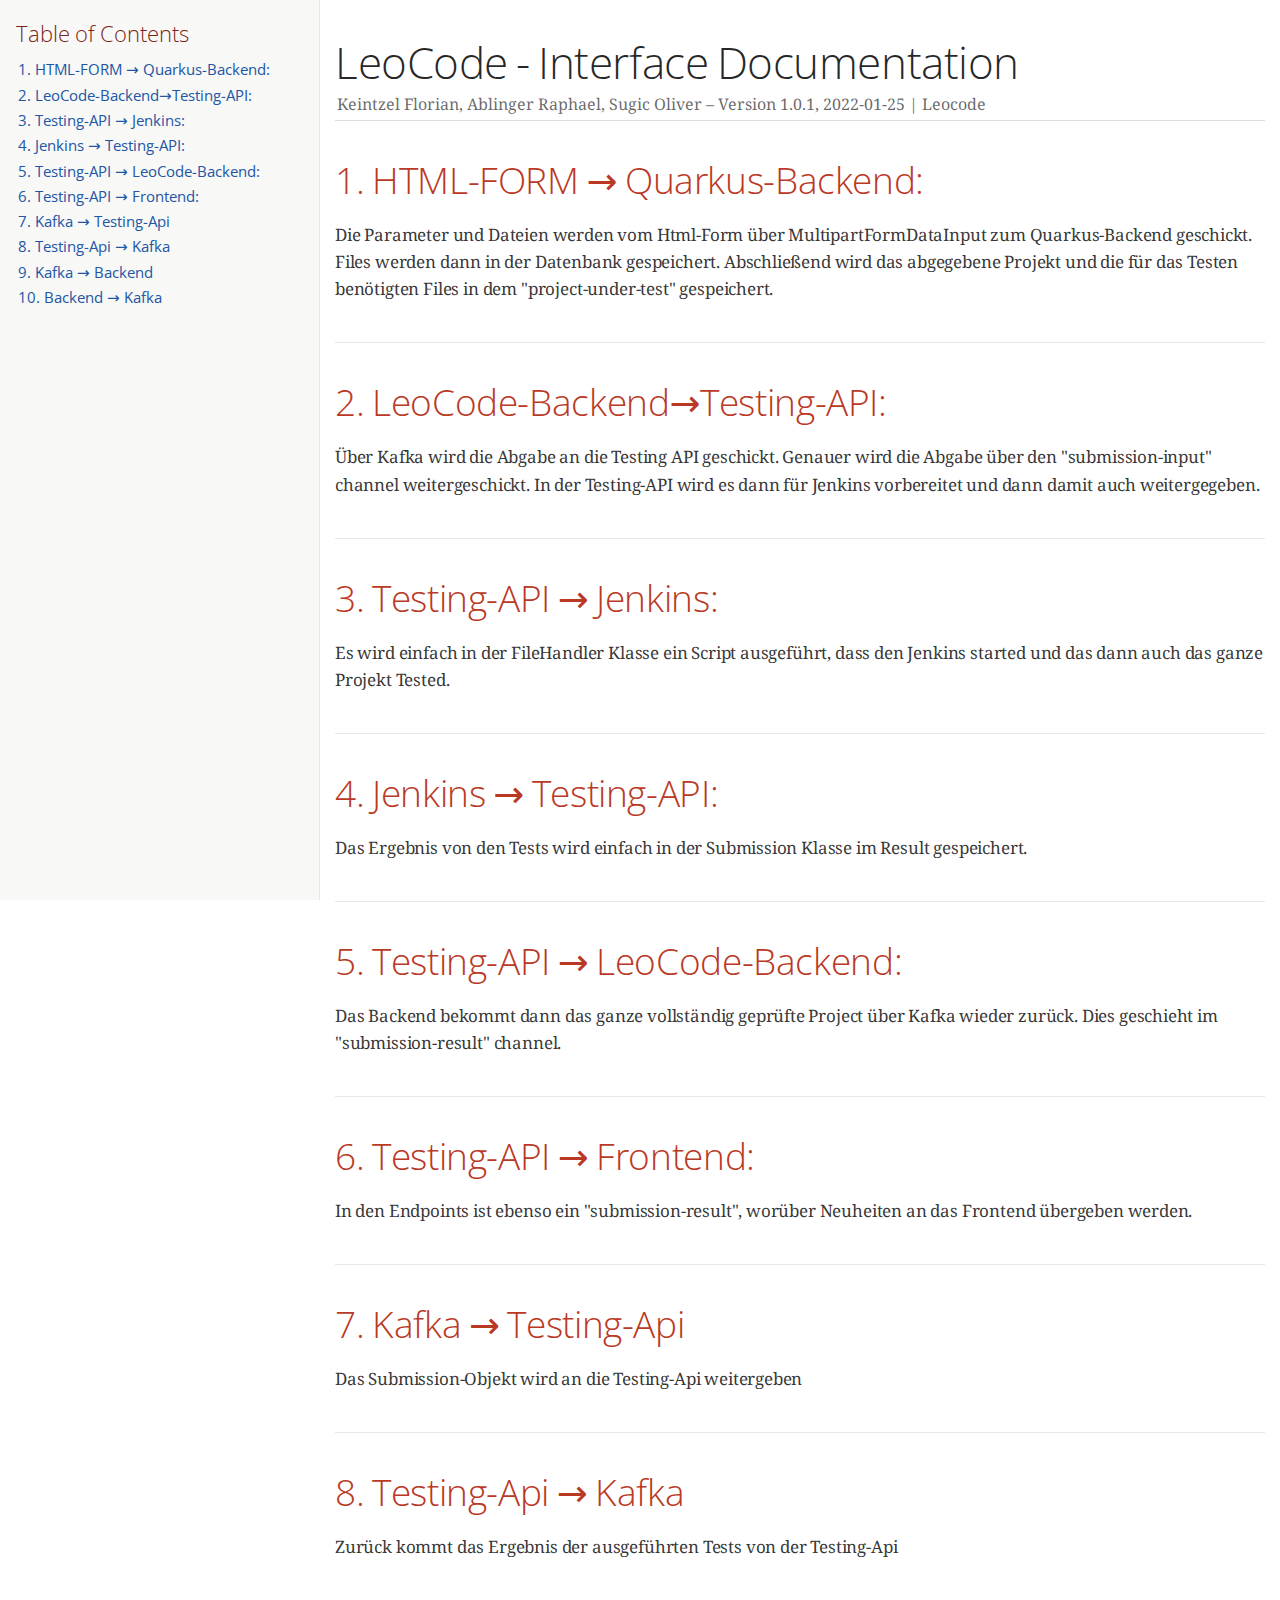
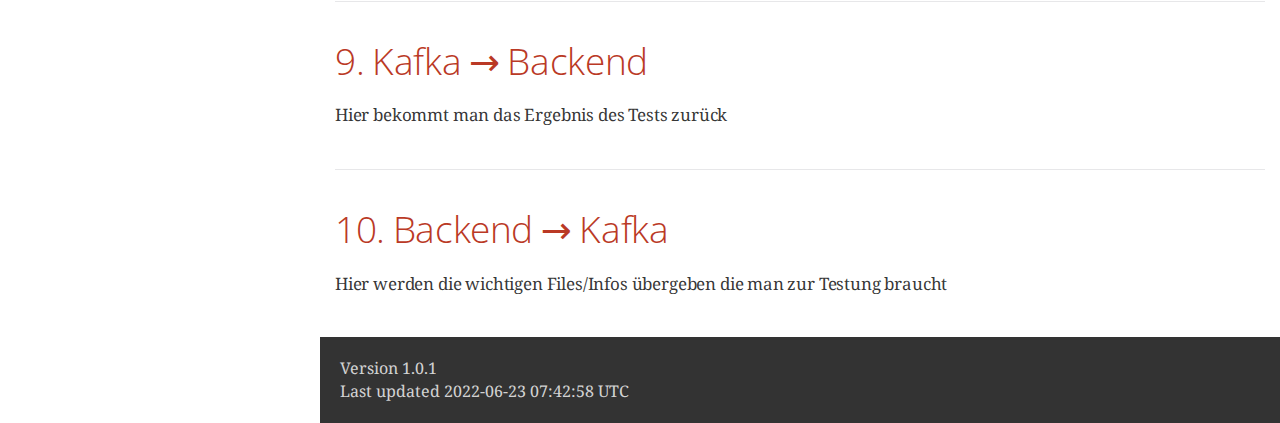
<file: interface-documentation.html>
<!DOCTYPE html>
<html lang="en">
<head>
<meta charset="UTF-8">
<meta http-equiv="X-UA-Compatible" content="IE=edge">
<meta name="viewport" content="width=device-width, initial-scale=1.0">
<meta name="generator" content="Asciidoctor 2.0.17">
<meta name="author" content="Keintzel Florian, Ablinger Raphael, Sugic Oliver">
<link rel="icon" type="image/png" href="themes/favicon.png">
<title>LeoCode - Interface Documentation</title>
<link rel="stylesheet" href="https://fonts.googleapis.com/css?family=Open+Sans:300,300italic,400,400italic,600,600italic%7CNoto+Serif:400,400italic,700,700italic%7CDroid+Sans+Mono:400,700">
<style>
/*! Asciidoctor default stylesheet | MIT License | https://asciidoctor.org */
/* Uncomment the following line when using as a custom stylesheet */
/* @import "https://fonts.googleapis.com/css?family=Open+Sans:300,300italic,400,400italic,600,600italic%7CNoto+Serif:400,400italic,700,700italic%7CDroid+Sans+Mono:400,700"; */
html{font-family:sans-serif;-webkit-text-size-adjust:100%}
a{background:none}
a:focus{outline:thin dotted}
a:active,a:hover{outline:0}
h1{font-size:2em;margin:.67em 0}
b,strong{font-weight:bold}
abbr{font-size:.9em}
abbr[title]{cursor:help;border-bottom:1px dotted #dddddf;text-decoration:none}
dfn{font-style:italic}
hr{height:0}
mark{background:#ff0;color:#000}
code,kbd,pre,samp{font-family:monospace;font-size:1em}
pre{white-space:pre-wrap}
q{quotes:"\201C" "\201D" "\2018" "\2019"}
small{font-size:80%}
sub,sup{font-size:75%;line-height:0;position:relative;vertical-align:baseline}
sup{top:-.5em}
sub{bottom:-.25em}
img{border:0}
svg:not(:root){overflow:hidden}
figure{margin:0}
audio,video{display:inline-block}
audio:not([controls]){display:none;height:0}
fieldset{border:1px solid silver;margin:0 2px;padding:.35em .625em .75em}
legend{border:0;padding:0}
button,input,select,textarea{font-family:inherit;font-size:100%;margin:0}
button,input{line-height:normal}
button,select{text-transform:none}
button,html input[type=button],input[type=reset],input[type=submit]{-webkit-appearance:button;cursor:pointer}
button[disabled],html input[disabled]{cursor:default}
input[type=checkbox],input[type=radio]{padding:0}
button::-moz-focus-inner,input::-moz-focus-inner{border:0;padding:0}
textarea{overflow:auto;vertical-align:top}
table{border-collapse:collapse;border-spacing:0}
*,::before,::after{box-sizing:border-box}
html,body{font-size:100%}
body{background:#fff;color:rgba(0,0,0,.8);padding:0;margin:0;font-family:"Noto Serif","DejaVu Serif",serif;line-height:1;position:relative;cursor:auto;-moz-tab-size:4;-o-tab-size:4;tab-size:4;word-wrap:anywhere;-moz-osx-font-smoothing:grayscale;-webkit-font-smoothing:antialiased}
a:hover{cursor:pointer}
img,object,embed{max-width:100%;height:auto}
object,embed{height:100%}
img{-ms-interpolation-mode:bicubic}
.left{float:left!important}
.right{float:right!important}
.text-left{text-align:left!important}
.text-right{text-align:right!important}
.text-center{text-align:center!important}
.text-justify{text-align:justify!important}
.hide{display:none}
img,object,svg{display:inline-block;vertical-align:middle}
textarea{height:auto;min-height:50px}
select{width:100%}
.subheader,.admonitionblock td.content>.title,.audioblock>.title,.exampleblock>.title,.imageblock>.title,.listingblock>.title,.literalblock>.title,.stemblock>.title,.openblock>.title,.paragraph>.title,.quoteblock>.title,table.tableblock>.title,.verseblock>.title,.videoblock>.title,.dlist>.title,.olist>.title,.ulist>.title,.qlist>.title,.hdlist>.title{line-height:1.45;color:#7a2518;font-weight:400;margin-top:0;margin-bottom:.25em}
div,dl,dt,dd,ul,ol,li,h1,h2,h3,#toctitle,.sidebarblock>.content>.title,h4,h5,h6,pre,form,p,blockquote,th,td{margin:0;padding:0}
a{color:#2156a5;text-decoration:underline;line-height:inherit}
a:hover,a:focus{color:#1d4b8f}
a img{border:0}
p{line-height:1.6;margin-bottom:1.25em;text-rendering:optimizeLegibility}
p aside{font-size:.875em;line-height:1.35;font-style:italic}
h1,h2,h3,#toctitle,.sidebarblock>.content>.title,h4,h5,h6{font-family:"Open Sans","DejaVu Sans",sans-serif;font-weight:300;font-style:normal;color:#ba3925;text-rendering:optimizeLegibility;margin-top:1em;margin-bottom:.5em;line-height:1.0125em}
h1 small,h2 small,h3 small,#toctitle small,.sidebarblock>.content>.title small,h4 small,h5 small,h6 small{font-size:60%;color:#e99b8f;line-height:0}
h1{font-size:2.125em}
h2{font-size:1.6875em}
h3,#toctitle,.sidebarblock>.content>.title{font-size:1.375em}
h4,h5{font-size:1.125em}
h6{font-size:1em}
hr{border:solid #dddddf;border-width:1px 0 0;clear:both;margin:1.25em 0 1.1875em}
em,i{font-style:italic;line-height:inherit}
strong,b{font-weight:bold;line-height:inherit}
small{font-size:60%;line-height:inherit}
code{font-family:"Droid Sans Mono","DejaVu Sans Mono",monospace;font-weight:400;color:rgba(0,0,0,.9)}
ul,ol,dl{line-height:1.6;margin-bottom:1.25em;list-style-position:outside;font-family:inherit}
ul,ol{margin-left:1.5em}
ul li ul,ul li ol{margin-left:1.25em;margin-bottom:0}
ul.square li ul,ul.circle li ul,ul.disc li ul{list-style:inherit}
ul.square{list-style-type:square}
ul.circle{list-style-type:circle}
ul.disc{list-style-type:disc}
ol li ul,ol li ol{margin-left:1.25em;margin-bottom:0}
dl dt{margin-bottom:.3125em;font-weight:bold}
dl dd{margin-bottom:1.25em}
blockquote{margin:0 0 1.25em;padding:.5625em 1.25em 0 1.1875em;border-left:1px solid #ddd}
blockquote,blockquote p{line-height:1.6;color:rgba(0,0,0,.85)}
@media screen and (min-width:768px){h1,h2,h3,#toctitle,.sidebarblock>.content>.title,h4,h5,h6{line-height:1.2}
h1{font-size:2.75em}
h2{font-size:2.3125em}
h3,#toctitle,.sidebarblock>.content>.title{font-size:1.6875em}
h4{font-size:1.4375em}}
table{background:#fff;margin-bottom:1.25em;border:1px solid #dedede;word-wrap:normal}
table thead,table tfoot{background:#f7f8f7}
table thead tr th,table thead tr td,table tfoot tr th,table tfoot tr td{padding:.5em .625em .625em;font-size:inherit;color:rgba(0,0,0,.8);text-align:left}
table tr th,table tr td{padding:.5625em .625em;font-size:inherit;color:rgba(0,0,0,.8)}
table tr.even,table tr.alt{background:#f8f8f7}
table thead tr th,table tfoot tr th,table tbody tr td,table tr td,table tfoot tr td{line-height:1.6}
h1,h2,h3,#toctitle,.sidebarblock>.content>.title,h4,h5,h6{line-height:1.2;word-spacing:-.05em}
h1 strong,h2 strong,h3 strong,#toctitle strong,.sidebarblock>.content>.title strong,h4 strong,h5 strong,h6 strong{font-weight:400}
.center{margin-left:auto;margin-right:auto}
.stretch{width:100%}
.clearfix::before,.clearfix::after,.float-group::before,.float-group::after{content:" ";display:table}
.clearfix::after,.float-group::after{clear:both}
:not(pre).nobreak{word-wrap:normal}
:not(pre).nowrap{white-space:nowrap}
:not(pre).pre-wrap{white-space:pre-wrap}
:not(pre):not([class^=L])>code{font-size:.9375em;font-style:normal!important;letter-spacing:0;padding:.1em .5ex;word-spacing:-.15em;background:#f7f7f8;border-radius:4px;line-height:1.45;text-rendering:optimizeSpeed}
pre{color:rgba(0,0,0,.9);font-family:"Droid Sans Mono","DejaVu Sans Mono",monospace;line-height:1.45;text-rendering:optimizeSpeed}
pre code,pre pre{color:inherit;font-size:inherit;line-height:inherit}
pre>code{display:block}
pre.nowrap,pre.nowrap pre{white-space:pre;word-wrap:normal}
em em{font-style:normal}
strong strong{font-weight:400}
.keyseq{color:rgba(51,51,51,.8)}
kbd{font-family:"Droid Sans Mono","DejaVu Sans Mono",monospace;display:inline-block;color:rgba(0,0,0,.8);font-size:.65em;line-height:1.45;background:#f7f7f7;border:1px solid #ccc;border-radius:3px;box-shadow:0 1px 0 rgba(0,0,0,.2),inset 0 0 0 .1em #fff;margin:0 .15em;padding:.2em .5em;vertical-align:middle;position:relative;top:-.1em;white-space:nowrap}
.keyseq kbd:first-child{margin-left:0}
.keyseq kbd:last-child{margin-right:0}
.menuseq,.menuref{color:#000}
.menuseq b:not(.caret),.menuref{font-weight:inherit}
.menuseq{word-spacing:-.02em}
.menuseq b.caret{font-size:1.25em;line-height:.8}
.menuseq i.caret{font-weight:bold;text-align:center;width:.45em}
b.button::before,b.button::after{position:relative;top:-1px;font-weight:400}
b.button::before{content:"[";padding:0 3px 0 2px}
b.button::after{content:"]";padding:0 2px 0 3px}
p a>code:hover{color:rgba(0,0,0,.9)}
#header,#content,#footnotes,#footer{width:100%;margin:0 auto;max-width:62.5em;*zoom:1;position:relative;padding-left:.9375em;padding-right:.9375em}
#header::before,#header::after,#content::before,#content::after,#footnotes::before,#footnotes::after,#footer::before,#footer::after{content:" ";display:table}
#header::after,#content::after,#footnotes::after,#footer::after{clear:both}
#content{margin-top:1.25em}
#content::before{content:none}
#header>h1:first-child{color:rgba(0,0,0,.85);margin-top:2.25rem;margin-bottom:0}
#header>h1:first-child+#toc{margin-top:8px;border-top:1px solid #dddddf}
#header>h1:only-child,body.toc2 #header>h1:nth-last-child(2){border-bottom:1px solid #dddddf;padding-bottom:8px}
#header .details{border-bottom:1px solid #dddddf;line-height:1.45;padding-top:.25em;padding-bottom:.25em;padding-left:.25em;color:rgba(0,0,0,.6);display:flex;flex-flow:row wrap}
#header .details span:first-child{margin-left:-.125em}
#header .details span.email a{color:rgba(0,0,0,.85)}
#header .details br{display:none}
#header .details br+span::before{content:"\00a0\2013\00a0"}
#header .details br+span.author::before{content:"\00a0\22c5\00a0";color:rgba(0,0,0,.85)}
#header .details br+span#revremark::before{content:"\00a0|\00a0"}
#header #revnumber{text-transform:capitalize}
#header #revnumber::after{content:"\00a0"}
#content>h1:first-child:not([class]){color:rgba(0,0,0,.85);border-bottom:1px solid #dddddf;padding-bottom:8px;margin-top:0;padding-top:1rem;margin-bottom:1.25rem}
#toc{border-bottom:1px solid #e7e7e9;padding-bottom:.5em}
#toc>ul{margin-left:.125em}
#toc ul.sectlevel0>li>a{font-style:italic}
#toc ul.sectlevel0 ul.sectlevel1{margin:.5em 0}
#toc ul{font-family:"Open Sans","DejaVu Sans",sans-serif;list-style-type:none}
#toc li{line-height:1.3334;margin-top:.3334em}
#toc a{text-decoration:none}
#toc a:active{text-decoration:underline}
#toctitle{color:#7a2518;font-size:1.2em}
@media screen and (min-width:768px){#toctitle{font-size:1.375em}
body.toc2{padding-left:15em;padding-right:0}
#toc.toc2{margin-top:0!important;background:#f8f8f7;position:fixed;width:15em;left:0;top:0;border-right:1px solid #e7e7e9;border-top-width:0!important;border-bottom-width:0!important;z-index:1000;padding:1.25em 1em;height:100%;overflow:auto}
#toc.toc2 #toctitle{margin-top:0;margin-bottom:.8rem;font-size:1.2em}
#toc.toc2>ul{font-size:.9em;margin-bottom:0}
#toc.toc2 ul ul{margin-left:0;padding-left:1em}
#toc.toc2 ul.sectlevel0 ul.sectlevel1{padding-left:0;margin-top:.5em;margin-bottom:.5em}
body.toc2.toc-right{padding-left:0;padding-right:15em}
body.toc2.toc-right #toc.toc2{border-right-width:0;border-left:1px solid #e7e7e9;left:auto;right:0}}
@media screen and (min-width:1280px){body.toc2{padding-left:20em;padding-right:0}
#toc.toc2{width:20em}
#toc.toc2 #toctitle{font-size:1.375em}
#toc.toc2>ul{font-size:.95em}
#toc.toc2 ul ul{padding-left:1.25em}
body.toc2.toc-right{padding-left:0;padding-right:20em}}
#content #toc{border:1px solid #e0e0dc;margin-bottom:1.25em;padding:1.25em;background:#f8f8f7;border-radius:4px}
#content #toc>:first-child{margin-top:0}
#content #toc>:last-child{margin-bottom:0}
#footer{max-width:none;background:rgba(0,0,0,.8);padding:1.25em}
#footer-text{color:hsla(0,0%,100%,.8);line-height:1.44}
#content{margin-bottom:.625em}
.sect1{padding-bottom:.625em}
@media screen and (min-width:768px){#content{margin-bottom:1.25em}
.sect1{padding-bottom:1.25em}}
.sect1:last-child{padding-bottom:0}
.sect1+.sect1{border-top:1px solid #e7e7e9}
#content h1>a.anchor,h2>a.anchor,h3>a.anchor,#toctitle>a.anchor,.sidebarblock>.content>.title>a.anchor,h4>a.anchor,h5>a.anchor,h6>a.anchor{position:absolute;z-index:1001;width:1.5ex;margin-left:-1.5ex;display:block;text-decoration:none!important;visibility:hidden;text-align:center;font-weight:400}
#content h1>a.anchor::before,h2>a.anchor::before,h3>a.anchor::before,#toctitle>a.anchor::before,.sidebarblock>.content>.title>a.anchor::before,h4>a.anchor::before,h5>a.anchor::before,h6>a.anchor::before{content:"\00A7";font-size:.85em;display:block;padding-top:.1em}
#content h1:hover>a.anchor,#content h1>a.anchor:hover,h2:hover>a.anchor,h2>a.anchor:hover,h3:hover>a.anchor,#toctitle:hover>a.anchor,.sidebarblock>.content>.title:hover>a.anchor,h3>a.anchor:hover,#toctitle>a.anchor:hover,.sidebarblock>.content>.title>a.anchor:hover,h4:hover>a.anchor,h4>a.anchor:hover,h5:hover>a.anchor,h5>a.anchor:hover,h6:hover>a.anchor,h6>a.anchor:hover{visibility:visible}
#content h1>a.link,h2>a.link,h3>a.link,#toctitle>a.link,.sidebarblock>.content>.title>a.link,h4>a.link,h5>a.link,h6>a.link{color:#ba3925;text-decoration:none}
#content h1>a.link:hover,h2>a.link:hover,h3>a.link:hover,#toctitle>a.link:hover,.sidebarblock>.content>.title>a.link:hover,h4>a.link:hover,h5>a.link:hover,h6>a.link:hover{color:#a53221}
details,.audioblock,.imageblock,.literalblock,.listingblock,.stemblock,.videoblock{margin-bottom:1.25em}
details{margin-left:1.25rem}
details>summary{cursor:pointer;display:block;position:relative;line-height:1.6;margin-bottom:.625rem;outline:none;-webkit-tap-highlight-color:transparent}
details>summary::-webkit-details-marker{display:none}
details>summary::before{content:"";border:solid transparent;border-left:solid;border-width:.3em 0 .3em .5em;position:absolute;top:.5em;left:-1.25rem;transform:translateX(15%)}
details[open]>summary::before{border:solid transparent;border-top:solid;border-width:.5em .3em 0;transform:translateY(15%)}
details>summary::after{content:"";width:1.25rem;height:1em;position:absolute;top:.3em;left:-1.25rem}
.admonitionblock td.content>.title,.audioblock>.title,.exampleblock>.title,.imageblock>.title,.listingblock>.title,.literalblock>.title,.stemblock>.title,.openblock>.title,.paragraph>.title,.quoteblock>.title,table.tableblock>.title,.verseblock>.title,.videoblock>.title,.dlist>.title,.olist>.title,.ulist>.title,.qlist>.title,.hdlist>.title{text-rendering:optimizeLegibility;text-align:left;font-family:"Noto Serif","DejaVu Serif",serif;font-size:1rem;font-style:italic}
table.tableblock.fit-content>caption.title{white-space:nowrap;width:0}
.paragraph.lead>p,#preamble>.sectionbody>[class=paragraph]:first-of-type p{font-size:1.21875em;line-height:1.6;color:rgba(0,0,0,.85)}
.admonitionblock>table{border-collapse:separate;border:0;background:none;width:100%}
.admonitionblock>table td.icon{text-align:center;width:80px}
.admonitionblock>table td.icon img{max-width:none}
.admonitionblock>table td.icon .title{font-weight:bold;font-family:"Open Sans","DejaVu Sans",sans-serif;text-transform:uppercase}
.admonitionblock>table td.content{padding-left:1.125em;padding-right:1.25em;border-left:1px solid #dddddf;color:rgba(0,0,0,.6);word-wrap:anywhere}
.admonitionblock>table td.content>:last-child>:last-child{margin-bottom:0}
.exampleblock>.content{border:1px solid #e6e6e6;margin-bottom:1.25em;padding:1.25em;background:#fff;border-radius:4px}
.exampleblock>.content>:first-child{margin-top:0}
.exampleblock>.content>:last-child{margin-bottom:0}
.sidebarblock{border:1px solid #dbdbd6;margin-bottom:1.25em;padding:1.25em;background:#f3f3f2;border-radius:4px}
.sidebarblock>:first-child{margin-top:0}
.sidebarblock>:last-child{margin-bottom:0}
.sidebarblock>.content>.title{color:#7a2518;margin-top:0;text-align:center}
.exampleblock>.content>:last-child>:last-child,.exampleblock>.content .olist>ol>li:last-child>:last-child,.exampleblock>.content .ulist>ul>li:last-child>:last-child,.exampleblock>.content .qlist>ol>li:last-child>:last-child,.sidebarblock>.content>:last-child>:last-child,.sidebarblock>.content .olist>ol>li:last-child>:last-child,.sidebarblock>.content .ulist>ul>li:last-child>:last-child,.sidebarblock>.content .qlist>ol>li:last-child>:last-child{margin-bottom:0}
.literalblock pre,.listingblock>.content>pre{border-radius:4px;overflow-x:auto;padding:1em;font-size:.8125em}
@media screen and (min-width:768px){.literalblock pre,.listingblock>.content>pre{font-size:.90625em}}
@media screen and (min-width:1280px){.literalblock pre,.listingblock>.content>pre{font-size:1em}}
.literalblock pre,.listingblock>.content>pre:not(.highlight),.listingblock>.content>pre[class=highlight],.listingblock>.content>pre[class^="highlight "]{background:#f7f7f8}
.literalblock.output pre{color:#f7f7f8;background:rgba(0,0,0,.9)}
.listingblock>.content{position:relative}
.listingblock code[data-lang]::before{display:none;content:attr(data-lang);position:absolute;font-size:.75em;top:.425rem;right:.5rem;line-height:1;text-transform:uppercase;color:inherit;opacity:.5}
.listingblock:hover code[data-lang]::before{display:block}
.listingblock.terminal pre .command::before{content:attr(data-prompt);padding-right:.5em;color:inherit;opacity:.5}
.listingblock.terminal pre .command:not([data-prompt])::before{content:"$"}
.listingblock pre.highlightjs{padding:0}
.listingblock pre.highlightjs>code{padding:1em;border-radius:4px}
.listingblock pre.prettyprint{border-width:0}
.prettyprint{background:#f7f7f8}
pre.prettyprint .linenums{line-height:1.45;margin-left:2em}
pre.prettyprint li{background:none;list-style-type:inherit;padding-left:0}
pre.prettyprint li code[data-lang]::before{opacity:1}
pre.prettyprint li:not(:first-child) code[data-lang]::before{display:none}
table.linenotable{border-collapse:separate;border:0;margin-bottom:0;background:none}
table.linenotable td[class]{color:inherit;vertical-align:top;padding:0;line-height:inherit;white-space:normal}
table.linenotable td.code{padding-left:.75em}
table.linenotable td.linenos,pre.pygments .linenos{border-right:1px solid;opacity:.35;padding-right:.5em;-webkit-user-select:none;-moz-user-select:none;-ms-user-select:none;user-select:none}
pre.pygments span.linenos{display:inline-block;margin-right:.75em}
.quoteblock{margin:0 1em 1.25em 1.5em;display:table}
.quoteblock:not(.excerpt)>.title{margin-left:-1.5em;margin-bottom:.75em}
.quoteblock blockquote,.quoteblock p{color:rgba(0,0,0,.85);font-size:1.15rem;line-height:1.75;word-spacing:.1em;letter-spacing:0;font-style:italic;text-align:justify}
.quoteblock blockquote{margin:0;padding:0;border:0}
.quoteblock blockquote::before{content:"\201c";float:left;font-size:2.75em;font-weight:bold;line-height:.6em;margin-left:-.6em;color:#7a2518;text-shadow:0 1px 2px rgba(0,0,0,.1)}
.quoteblock blockquote>.paragraph:last-child p{margin-bottom:0}
.quoteblock .attribution{margin-top:.75em;margin-right:.5ex;text-align:right}
.verseblock{margin:0 1em 1.25em}
.verseblock pre{font-family:"Open Sans","DejaVu Sans",sans-serif;font-size:1.15rem;color:rgba(0,0,0,.85);font-weight:300;text-rendering:optimizeLegibility}
.verseblock pre strong{font-weight:400}
.verseblock .attribution{margin-top:1.25rem;margin-left:.5ex}
.quoteblock .attribution,.verseblock .attribution{font-size:.9375em;line-height:1.45;font-style:italic}
.quoteblock .attribution br,.verseblock .attribution br{display:none}
.quoteblock .attribution cite,.verseblock .attribution cite{display:block;letter-spacing:-.025em;color:rgba(0,0,0,.6)}
.quoteblock.abstract blockquote::before,.quoteblock.excerpt blockquote::before,.quoteblock .quoteblock blockquote::before{display:none}
.quoteblock.abstract blockquote,.quoteblock.abstract p,.quoteblock.excerpt blockquote,.quoteblock.excerpt p,.quoteblock .quoteblock blockquote,.quoteblock .quoteblock p{line-height:1.6;word-spacing:0}
.quoteblock.abstract{margin:0 1em 1.25em;display:block}
.quoteblock.abstract>.title{margin:0 0 .375em;font-size:1.15em;text-align:center}
.quoteblock.excerpt>blockquote,.quoteblock .quoteblock{padding:0 0 .25em 1em;border-left:.25em solid #dddddf}
.quoteblock.excerpt,.quoteblock .quoteblock{margin-left:0}
.quoteblock.excerpt blockquote,.quoteblock.excerpt p,.quoteblock .quoteblock blockquote,.quoteblock .quoteblock p{color:inherit;font-size:1.0625rem}
.quoteblock.excerpt .attribution,.quoteblock .quoteblock .attribution{color:inherit;font-size:.85rem;text-align:left;margin-right:0}
p.tableblock:last-child{margin-bottom:0}
td.tableblock>.content{margin-bottom:1.25em;word-wrap:anywhere}
td.tableblock>.content>:last-child{margin-bottom:-1.25em}
table.tableblock,th.tableblock,td.tableblock{border:0 solid #dedede}
table.grid-all>*>tr>*{border-width:1px}
table.grid-cols>*>tr>*{border-width:0 1px}
table.grid-rows>*>tr>*{border-width:1px 0}
table.frame-all{border-width:1px}
table.frame-ends{border-width:1px 0}
table.frame-sides{border-width:0 1px}
table.frame-none>colgroup+*>:first-child>*,table.frame-sides>colgroup+*>:first-child>*{border-top-width:0}
table.frame-none>:last-child>:last-child>*,table.frame-sides>:last-child>:last-child>*{border-bottom-width:0}
table.frame-none>*>tr>:first-child,table.frame-ends>*>tr>:first-child{border-left-width:0}
table.frame-none>*>tr>:last-child,table.frame-ends>*>tr>:last-child{border-right-width:0}
table.stripes-all>*>tr,table.stripes-odd>*>tr:nth-of-type(odd),table.stripes-even>*>tr:nth-of-type(even),table.stripes-hover>*>tr:hover{background:#f8f8f7}
th.halign-left,td.halign-left{text-align:left}
th.halign-right,td.halign-right{text-align:right}
th.halign-center,td.halign-center{text-align:center}
th.valign-top,td.valign-top{vertical-align:top}
th.valign-bottom,td.valign-bottom{vertical-align:bottom}
th.valign-middle,td.valign-middle{vertical-align:middle}
table thead th,table tfoot th{font-weight:bold}
tbody tr th{background:#f7f8f7}
tbody tr th,tbody tr th p,tfoot tr th,tfoot tr th p{color:rgba(0,0,0,.8);font-weight:bold}
p.tableblock>code:only-child{background:none;padding:0}
p.tableblock{font-size:1em}
ol{margin-left:1.75em}
ul li ol{margin-left:1.5em}
dl dd{margin-left:1.125em}
dl dd:last-child,dl dd:last-child>:last-child{margin-bottom:0}
li p,ul dd,ol dd,.olist .olist,.ulist .ulist,.ulist .olist,.olist .ulist{margin-bottom:.625em}
ul.checklist,ul.none,ol.none,ul.no-bullet,ol.no-bullet,ol.unnumbered,ul.unstyled,ol.unstyled{list-style-type:none}
ul.no-bullet,ol.no-bullet,ol.unnumbered{margin-left:.625em}
ul.unstyled,ol.unstyled{margin-left:0}
li>p:empty:only-child::before{content:"";display:inline-block}
ul.checklist>li>p:first-child{margin-left:-1em}
ul.checklist>li>p:first-child>.fa-square-o:first-child,ul.checklist>li>p:first-child>.fa-check-square-o:first-child{width:1.25em;font-size:.8em;position:relative;bottom:.125em}
ul.checklist>li>p:first-child>input[type=checkbox]:first-child{margin-right:.25em}
ul.inline{display:flex;flex-flow:row wrap;list-style:none;margin:0 0 .625em -1.25em}
ul.inline>li{margin-left:1.25em}
.unstyled dl dt{font-weight:400;font-style:normal}
ol.arabic{list-style-type:decimal}
ol.decimal{list-style-type:decimal-leading-zero}
ol.loweralpha{list-style-type:lower-alpha}
ol.upperalpha{list-style-type:upper-alpha}
ol.lowerroman{list-style-type:lower-roman}
ol.upperroman{list-style-type:upper-roman}
ol.lowergreek{list-style-type:lower-greek}
.hdlist>table,.colist>table{border:0;background:none}
.hdlist>table>tbody>tr,.colist>table>tbody>tr{background:none}
td.hdlist1,td.hdlist2{vertical-align:top;padding:0 .625em}
td.hdlist1{font-weight:bold;padding-bottom:1.25em}
td.hdlist2{word-wrap:anywhere}
.literalblock+.colist,.listingblock+.colist{margin-top:-.5em}
.colist td:not([class]):first-child{padding:.4em .75em 0;line-height:1;vertical-align:top}
.colist td:not([class]):first-child img{max-width:none}
.colist td:not([class]):last-child{padding:.25em 0}
.thumb,.th{line-height:0;display:inline-block;border:4px solid #fff;box-shadow:0 0 0 1px #ddd}
.imageblock.left{margin:.25em .625em 1.25em 0}
.imageblock.right{margin:.25em 0 1.25em .625em}
.imageblock>.title{margin-bottom:0}
.imageblock.thumb,.imageblock.th{border-width:6px}
.imageblock.thumb>.title,.imageblock.th>.title{padding:0 .125em}
.image.left,.image.right{margin-top:.25em;margin-bottom:.25em;display:inline-block;line-height:0}
.image.left{margin-right:.625em}
.image.right{margin-left:.625em}
a.image{text-decoration:none;display:inline-block}
a.image object{pointer-events:none}
sup.footnote,sup.footnoteref{font-size:.875em;position:static;vertical-align:super}
sup.footnote a,sup.footnoteref a{text-decoration:none}
sup.footnote a:active,sup.footnoteref a:active{text-decoration:underline}
#footnotes{padding-top:.75em;padding-bottom:.75em;margin-bottom:.625em}
#footnotes hr{width:20%;min-width:6.25em;margin:-.25em 0 .75em;border-width:1px 0 0}
#footnotes .footnote{padding:0 .375em 0 .225em;line-height:1.3334;font-size:.875em;margin-left:1.2em;margin-bottom:.2em}
#footnotes .footnote a:first-of-type{font-weight:bold;text-decoration:none;margin-left:-1.05em}
#footnotes .footnote:last-of-type{margin-bottom:0}
#content #footnotes{margin-top:-.625em;margin-bottom:0;padding:.75em 0}
div.unbreakable{page-break-inside:avoid}
.big{font-size:larger}
.small{font-size:smaller}
.underline{text-decoration:underline}
.overline{text-decoration:overline}
.line-through{text-decoration:line-through}
.aqua{color:#00bfbf}
.aqua-background{background:#00fafa}
.black{color:#000}
.black-background{background:#000}
.blue{color:#0000bf}
.blue-background{background:#0000fa}
.fuchsia{color:#bf00bf}
.fuchsia-background{background:#fa00fa}
.gray{color:#606060}
.gray-background{background:#7d7d7d}
.green{color:#006000}
.green-background{background:#007d00}
.lime{color:#00bf00}
.lime-background{background:#00fa00}
.maroon{color:#600000}
.maroon-background{background:#7d0000}
.navy{color:#000060}
.navy-background{background:#00007d}
.olive{color:#606000}
.olive-background{background:#7d7d00}
.purple{color:#600060}
.purple-background{background:#7d007d}
.red{color:#bf0000}
.red-background{background:#fa0000}
.silver{color:#909090}
.silver-background{background:#bcbcbc}
.teal{color:#006060}
.teal-background{background:#007d7d}
.white{color:#bfbfbf}
.white-background{background:#fafafa}
.yellow{color:#bfbf00}
.yellow-background{background:#fafa00}
span.icon>.fa{cursor:default}
a span.icon>.fa{cursor:inherit}
.admonitionblock td.icon [class^="fa icon-"]{font-size:2.5em;text-shadow:1px 1px 2px rgba(0,0,0,.5);cursor:default}
.admonitionblock td.icon .icon-note::before{content:"\f05a";color:#19407c}
.admonitionblock td.icon .icon-tip::before{content:"\f0eb";text-shadow:1px 1px 2px rgba(155,155,0,.8);color:#111}
.admonitionblock td.icon .icon-warning::before{content:"\f071";color:#bf6900}
.admonitionblock td.icon .icon-caution::before{content:"\f06d";color:#bf3400}
.admonitionblock td.icon .icon-important::before{content:"\f06a";color:#bf0000}
.conum[data-value]{display:inline-block;color:#fff!important;background:rgba(0,0,0,.8);border-radius:50%;text-align:center;font-size:.75em;width:1.67em;height:1.67em;line-height:1.67em;font-family:"Open Sans","DejaVu Sans",sans-serif;font-style:normal;font-weight:bold}
.conum[data-value] *{color:#fff!important}
.conum[data-value]+b{display:none}
.conum[data-value]::after{content:attr(data-value)}
pre .conum[data-value]{position:relative;top:-.125em}
b.conum *{color:inherit!important}
.conum:not([data-value]):empty{display:none}
dt,th.tableblock,td.content,div.footnote{text-rendering:optimizeLegibility}
h1,h2,p,td.content,span.alt,summary{letter-spacing:-.01em}
p strong,td.content strong,div.footnote strong{letter-spacing:-.005em}
p,blockquote,dt,td.content,span.alt,summary{font-size:1.0625rem}
p{margin-bottom:1.25rem}
.sidebarblock p,.sidebarblock dt,.sidebarblock td.content,p.tableblock{font-size:1em}
.exampleblock>.content{background:#fffef7;border-color:#e0e0dc;box-shadow:0 1px 4px #e0e0dc}
.print-only{display:none!important}
@page{margin:1.25cm .75cm}
@media print{*{box-shadow:none!important;text-shadow:none!important}
html{font-size:80%}
a{color:inherit!important;text-decoration:underline!important}
a.bare,a[href^="#"],a[href^="mailto:"]{text-decoration:none!important}
a[href^="http:"]:not(.bare)::after,a[href^="https:"]:not(.bare)::after{content:"(" attr(href) ")";display:inline-block;font-size:.875em;padding-left:.25em}
abbr[title]{border-bottom:1px dotted}
abbr[title]::after{content:" (" attr(title) ")"}
pre,blockquote,tr,img,object,svg{page-break-inside:avoid}
thead{display:table-header-group}
svg{max-width:100%}
p,blockquote,dt,td.content{font-size:1em;orphans:3;widows:3}
h2,h3,#toctitle,.sidebarblock>.content>.title{page-break-after:avoid}
#header,#content,#footnotes,#footer{max-width:none}
#toc,.sidebarblock,.exampleblock>.content{background:none!important}
#toc{border-bottom:1px solid #dddddf!important;padding-bottom:0!important}
body.book #header{text-align:center}
body.book #header>h1:first-child{border:0!important;margin:2.5em 0 1em}
body.book #header .details{border:0!important;display:block;padding:0!important}
body.book #header .details span:first-child{margin-left:0!important}
body.book #header .details br{display:block}
body.book #header .details br+span::before{content:none!important}
body.book #toc{border:0!important;text-align:left!important;padding:0!important;margin:0!important}
body.book #toc,body.book #preamble,body.book h1.sect0,body.book .sect1>h2{page-break-before:always}
.listingblock code[data-lang]::before{display:block}
#footer{padding:0 .9375em}
.hide-on-print{display:none!important}
.print-only{display:block!important}
.hide-for-print{display:none!important}
.show-for-print{display:inherit!important}}
@media amzn-kf8,print{#header>h1:first-child{margin-top:1.25rem}
.sect1{padding:0!important}
.sect1+.sect1{border:0}
#footer{background:none}
#footer-text{color:rgba(0,0,0,.6);font-size:.9em}}
@media amzn-kf8{#header,#content,#footnotes,#footer{padding:0}}
</style>
<link rel="stylesheet" href="https://cdnjs.cloudflare.com/ajax/libs/font-awesome/4.7.0/css/font-awesome.min.css">
<style>
pre.rouge .hll {
  background-color: #ffc;
}
pre.rouge .hll * {
  background-color: initial;
}
</style>
</head>
<body class="article toc2 toc-left">
<div id="header">
<h1>LeoCode - Interface Documentation</h1>
<div class="details">
<span id="author" class="author">Keintzel Florian, Ablinger Raphael, Sugic Oliver</span><br>
<span id="revnumber">version 1.0.1,</span>
<span id="revdate">2022-01-25</span>
<br><span id="revremark">Leocode</span>
</div>
<div id="toc" class="toc2">
<div id="toctitle">Table of Contents</div>
<ul class="sectlevel1">
<li><a href="#_html_form_quarkus_backend">1. HTML-FORM &#8594; Quarkus-Backend:</a></li>
<li><a href="#_leocode_backendtesting_api">2. LeoCode-Backend&#8594;Testing-API:</a></li>
<li><a href="#_testing_api_jenkins">3. Testing-API &#8594; Jenkins:</a></li>
<li><a href="#_jenkins_testing_api">4. Jenkins &#8594; Testing-API:</a></li>
<li><a href="#_testing_api_leocode_backend">5. Testing-API &#8594; LeoCode-Backend:</a></li>
<li><a href="#_testing_api_frontend">6. Testing-API &#8594; Frontend:</a></li>
<li><a href="#_kafka_testing_api">7. Kafka &#8594; Testing-Api</a></li>
<li><a href="#_testing_api_kafka">8. Testing-Api &#8594; Kafka</a></li>
<li><a href="#_kafka_backend">9. Kafka &#8594; Backend</a></li>
<li><a href="#_backend_kafka">10. Backend &#8594; Kafka</a></li>
</ul>
</div>
</div>
<div id="content">
<div class="sect1">
<h2 id="_html_form_quarkus_backend"><a class="anchor" href="#_html_form_quarkus_backend"></a>1. HTML-FORM &#8594; Quarkus-Backend:</h2>
<div class="sectionbody">
<div class="paragraph">
<p>Die Parameter und Dateien werden vom Html-Form über
MultipartFormDataInput zum Quarkus-Backend geschickt.
Files werden dann in der Datenbank gespeichert.
Abschließend wird das abgegebene Projekt und die für das
Testen benötigten Files in dem "project-under-test" gespeichert.</p>
</div>
</div>
</div>
<div class="sect1">
<h2 id="_leocode_backendtesting_api"><a class="anchor" href="#_leocode_backendtesting_api"></a>2. LeoCode-Backend&#8594;Testing-API:</h2>
<div class="sectionbody">
<div class="paragraph">
<p>Über Kafka wird die Abgabe an die Testing API geschickt.
Genauer wird die Abgabe über den "submission-input" channel weitergeschickt.
In der Testing-API wird es dann für Jenkins vorbereitet und dann damit auch
weitergegeben.</p>
</div>
</div>
</div>
<div class="sect1">
<h2 id="_testing_api_jenkins"><a class="anchor" href="#_testing_api_jenkins"></a>3. Testing-API &#8594; Jenkins:</h2>
<div class="sectionbody">
<div class="paragraph">
<p>Es wird einfach in der FileHandler Klasse ein Script
ausgeführt, dass den Jenkins started und das dann auch
das ganze Projekt Tested.</p>
</div>
</div>
</div>
<div class="sect1">
<h2 id="_jenkins_testing_api"><a class="anchor" href="#_jenkins_testing_api"></a>4. Jenkins &#8594; Testing-API:</h2>
<div class="sectionbody">
<div class="paragraph">
<p>Das Ergebnis von den Tests wird einfach in der Submission Klasse
im Result gespeichert.</p>
</div>
</div>
</div>
<div class="sect1">
<h2 id="_testing_api_leocode_backend"><a class="anchor" href="#_testing_api_leocode_backend"></a>5. Testing-API &#8594; LeoCode-Backend:</h2>
<div class="sectionbody">
<div class="paragraph">
<p>Das Backend bekommt dann das ganze vollständig geprüfte Project über
Kafka wieder zurück.
Dies geschieht im "submission-result" channel.</p>
</div>
</div>
</div>
<div class="sect1">
<h2 id="_testing_api_frontend"><a class="anchor" href="#_testing_api_frontend"></a>6. Testing-API &#8594; Frontend:</h2>
<div class="sectionbody">
<div class="paragraph">
<p>In den Endpoints ist ebenso ein "submission-result", worüber
Neuheiten an das Frontend übergeben werden.</p>
</div>
</div>
</div>
<div class="sect1">
<h2 id="_kafka_testing_api"><a class="anchor" href="#_kafka_testing_api"></a>7. Kafka &#8594; Testing-Api</h2>
<div class="sectionbody">
<div class="paragraph">
<p>Das Submission-Objekt wird an die Testing-Api weitergeben</p>
</div>
</div>
</div>
<div class="sect1">
<h2 id="_testing_api_kafka"><a class="anchor" href="#_testing_api_kafka"></a>8. Testing-Api &#8594; Kafka</h2>
<div class="sectionbody">
<div class="paragraph">
<p>Zurück kommt das Ergebnis der ausgeführten Tests von der Testing-Api</p>
</div>
</div>
</div>
<div class="sect1">
<h2 id="_kafka_backend"><a class="anchor" href="#_kafka_backend"></a>9. Kafka &#8594; Backend</h2>
<div class="sectionbody">
<div class="paragraph">
<p>Hier bekommt man das Ergebnis des Tests zurück</p>
</div>
</div>
</div>
<div class="sect1">
<h2 id="_backend_kafka"><a class="anchor" href="#_backend_kafka"></a>10. Backend &#8594; Kafka</h2>
<div class="sectionbody">
<div class="paragraph">
<p>Hier werden die wichtigen Files/Infos übergeben die man zur Testung braucht</p>
</div>
</div>
</div>
</div>
<div id="footer">
<div id="footer-text">
Version 1.0.1<br>
Last updated 2022-06-23 07:42:58 UTC
</div>
</div>
</body>
</html>
</file>
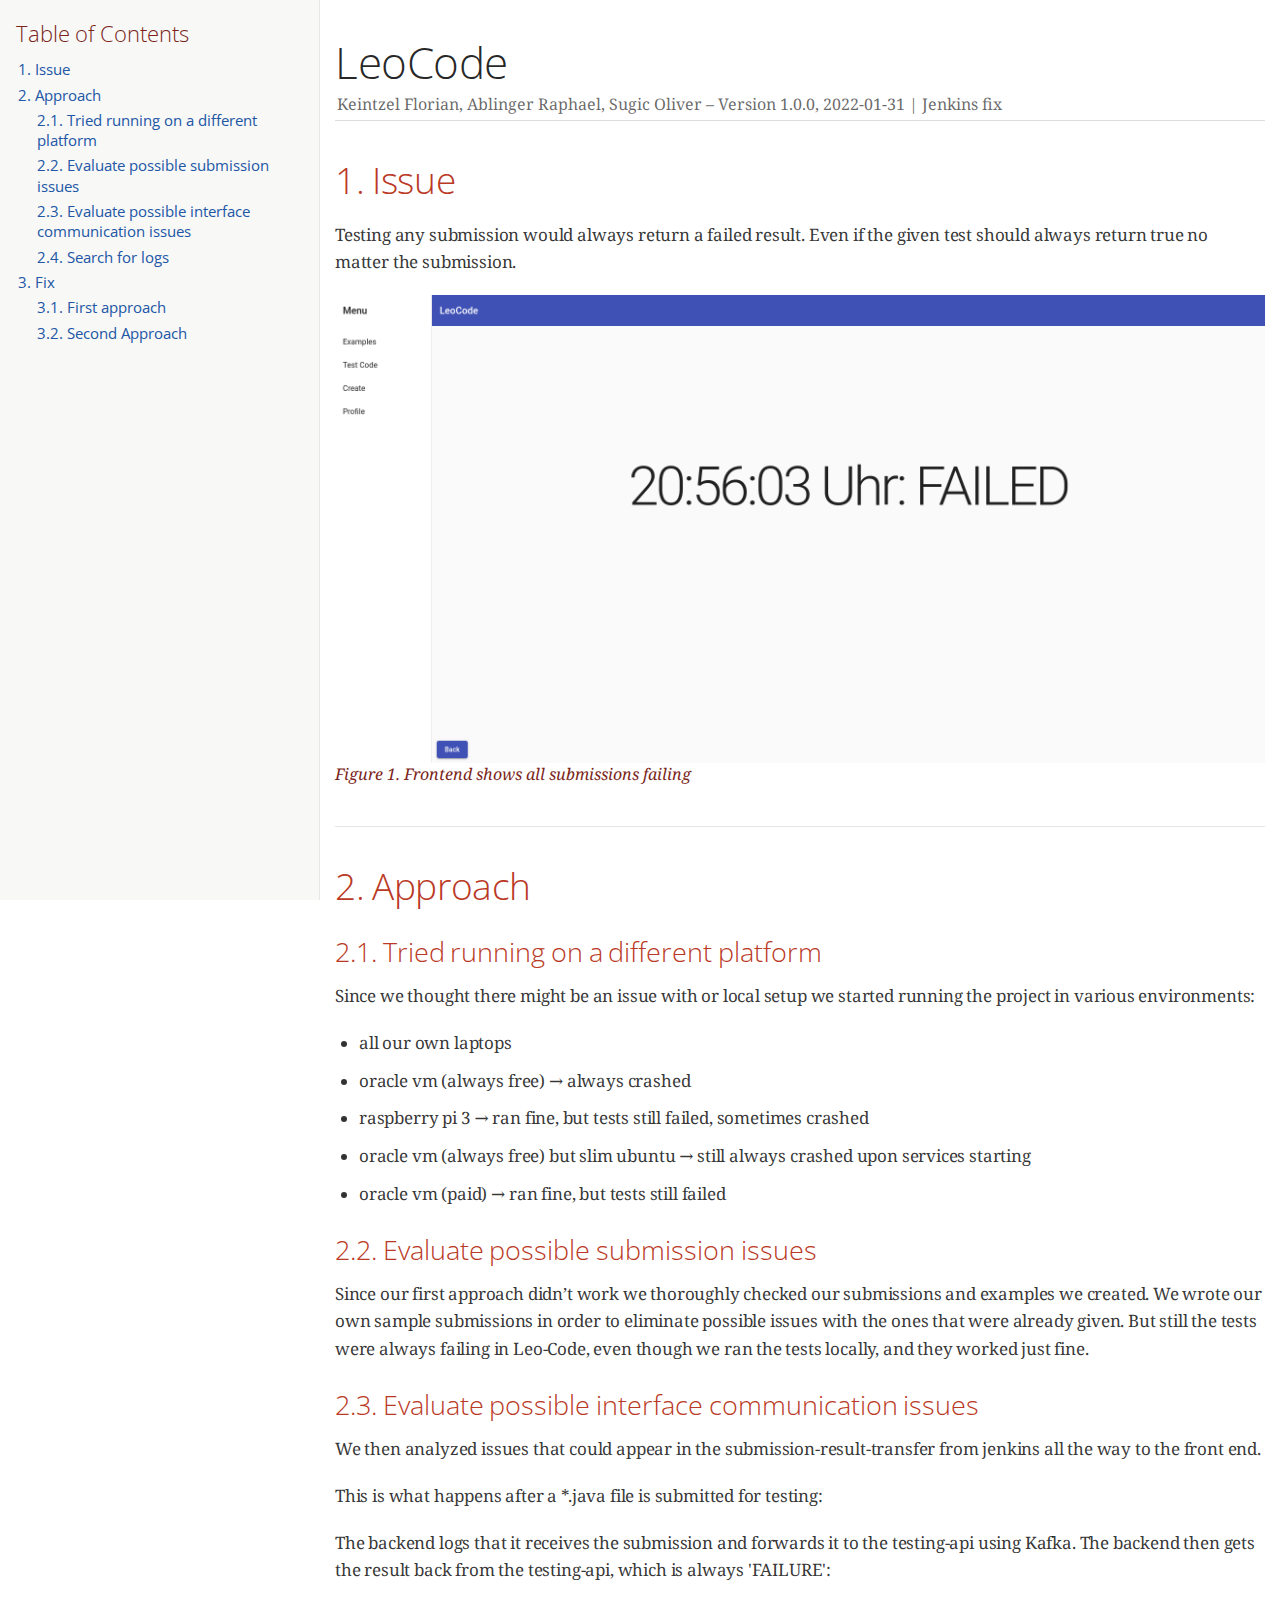
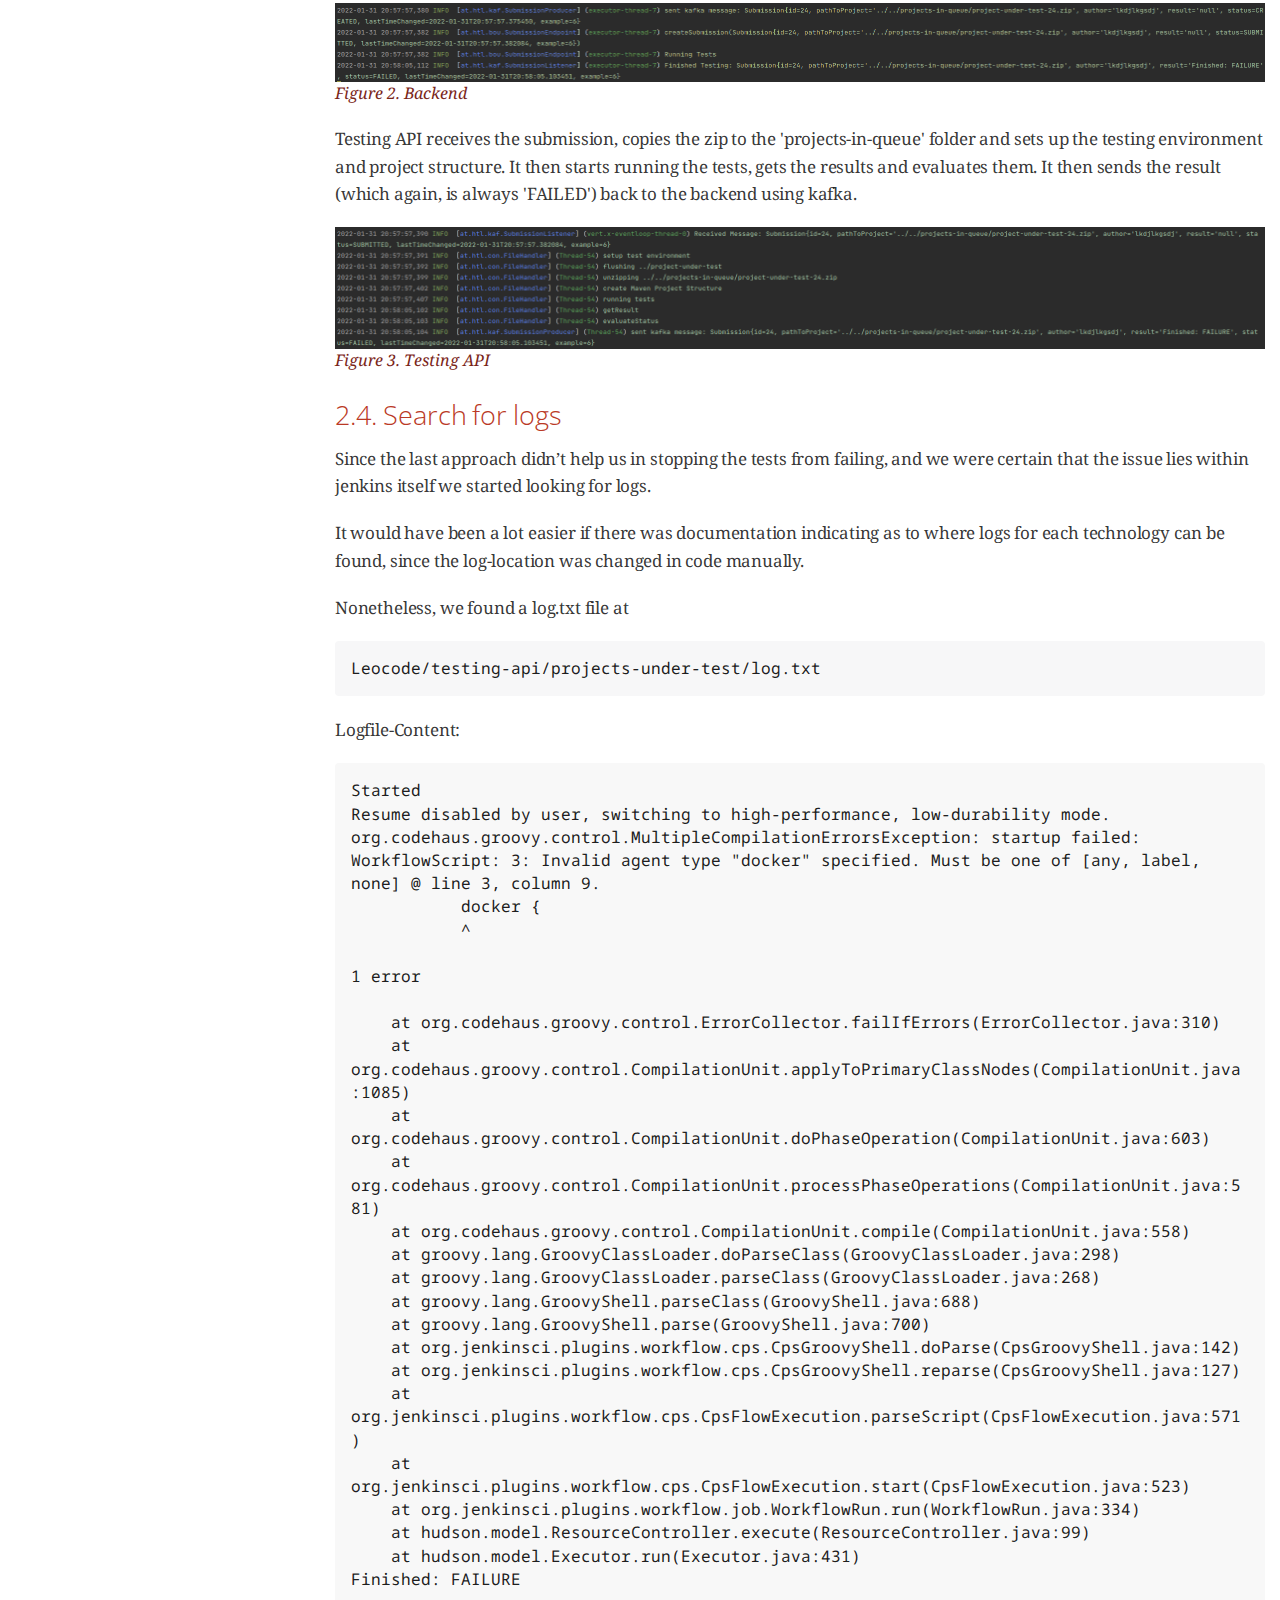
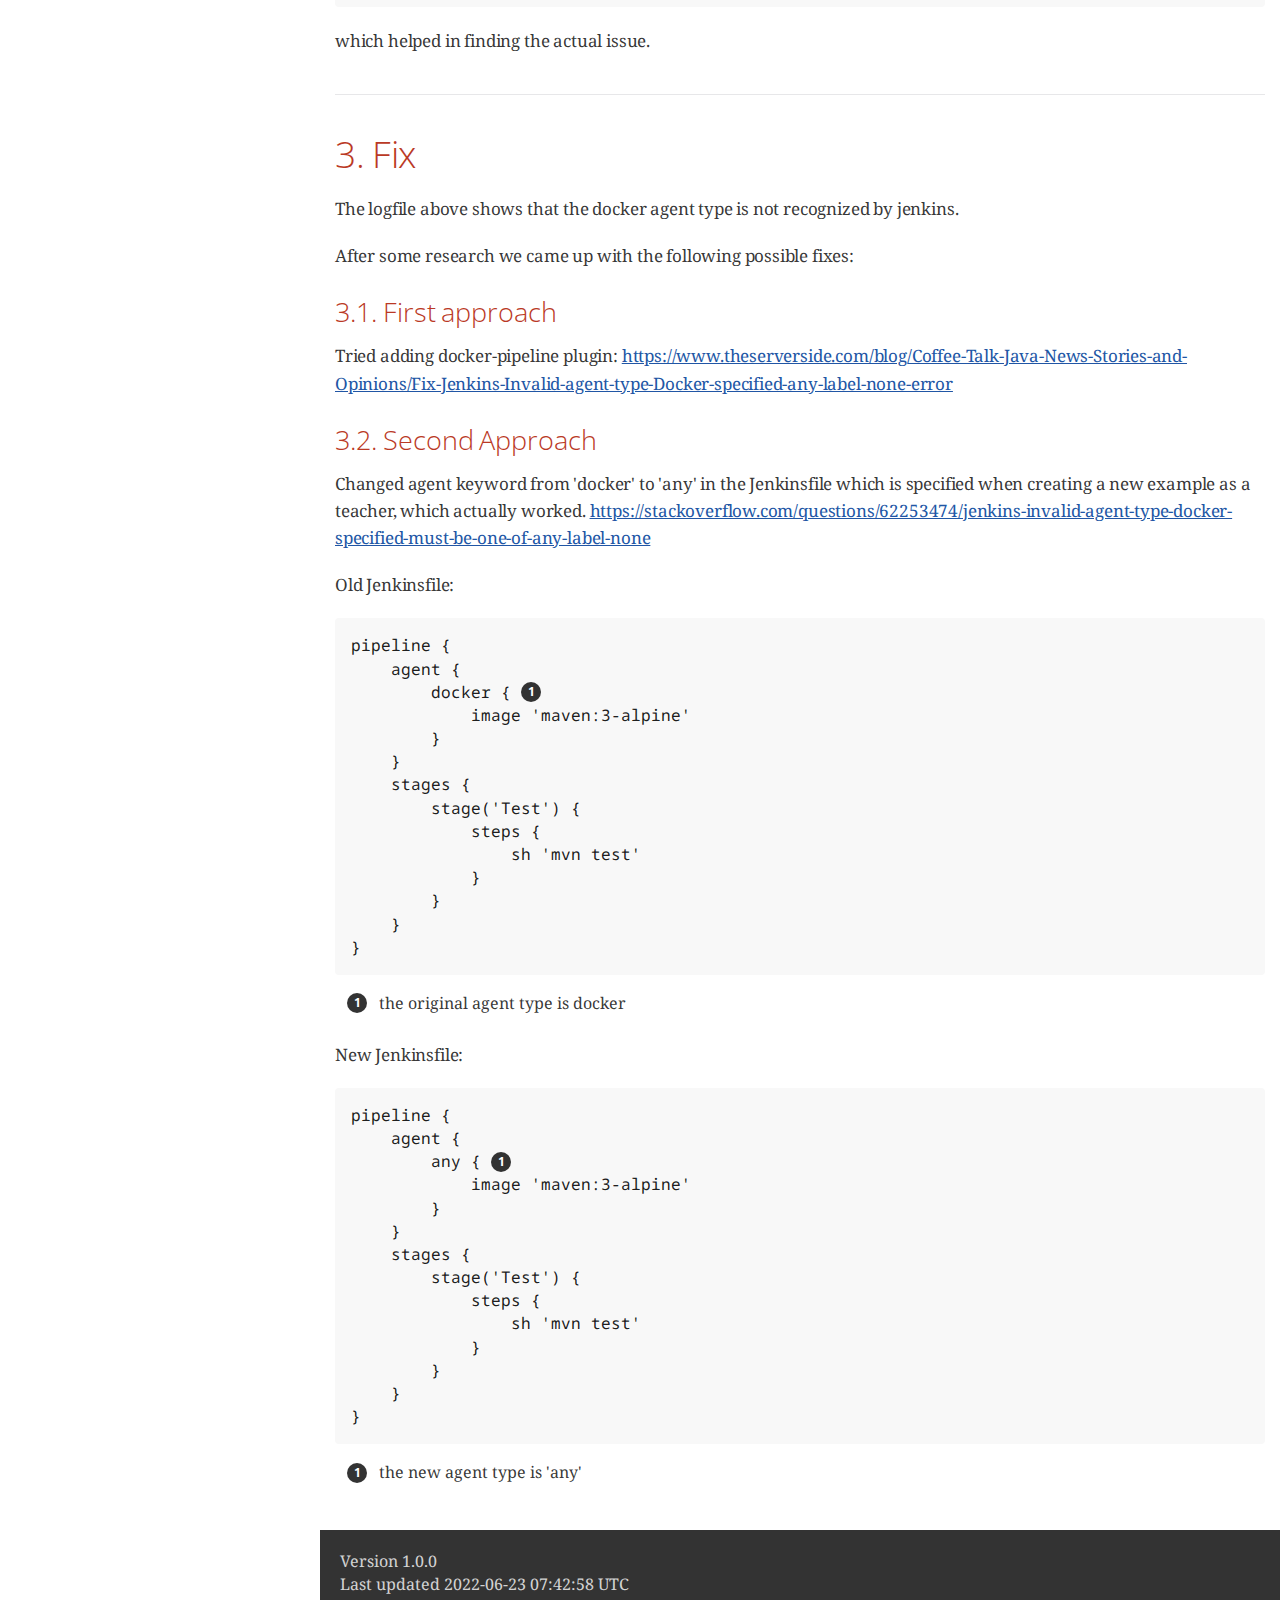
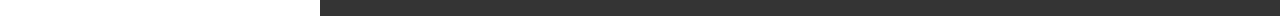
<file: jenkins-fix.html>
<!DOCTYPE html>
<html lang="en">
<head>
<meta charset="UTF-8">
<meta http-equiv="X-UA-Compatible" content="IE=edge">
<meta name="viewport" content="width=device-width, initial-scale=1.0">
<meta name="generator" content="Asciidoctor 2.0.17">
<meta name="author" content="Keintzel Florian, Ablinger Raphael, Sugic Oliver">
<link rel="icon" type="image/png" href="themes/favicon.png">
<title>LeoCode</title>
<link rel="stylesheet" href="https://fonts.googleapis.com/css?family=Open+Sans:300,300italic,400,400italic,600,600italic%7CNoto+Serif:400,400italic,700,700italic%7CDroid+Sans+Mono:400,700">
<style>
/*! Asciidoctor default stylesheet | MIT License | https://asciidoctor.org */
/* Uncomment the following line when using as a custom stylesheet */
/* @import "https://fonts.googleapis.com/css?family=Open+Sans:300,300italic,400,400italic,600,600italic%7CNoto+Serif:400,400italic,700,700italic%7CDroid+Sans+Mono:400,700"; */
html{font-family:sans-serif;-webkit-text-size-adjust:100%}
a{background:none}
a:focus{outline:thin dotted}
a:active,a:hover{outline:0}
h1{font-size:2em;margin:.67em 0}
b,strong{font-weight:bold}
abbr{font-size:.9em}
abbr[title]{cursor:help;border-bottom:1px dotted #dddddf;text-decoration:none}
dfn{font-style:italic}
hr{height:0}
mark{background:#ff0;color:#000}
code,kbd,pre,samp{font-family:monospace;font-size:1em}
pre{white-space:pre-wrap}
q{quotes:"\201C" "\201D" "\2018" "\2019"}
small{font-size:80%}
sub,sup{font-size:75%;line-height:0;position:relative;vertical-align:baseline}
sup{top:-.5em}
sub{bottom:-.25em}
img{border:0}
svg:not(:root){overflow:hidden}
figure{margin:0}
audio,video{display:inline-block}
audio:not([controls]){display:none;height:0}
fieldset{border:1px solid silver;margin:0 2px;padding:.35em .625em .75em}
legend{border:0;padding:0}
button,input,select,textarea{font-family:inherit;font-size:100%;margin:0}
button,input{line-height:normal}
button,select{text-transform:none}
button,html input[type=button],input[type=reset],input[type=submit]{-webkit-appearance:button;cursor:pointer}
button[disabled],html input[disabled]{cursor:default}
input[type=checkbox],input[type=radio]{padding:0}
button::-moz-focus-inner,input::-moz-focus-inner{border:0;padding:0}
textarea{overflow:auto;vertical-align:top}
table{border-collapse:collapse;border-spacing:0}
*,::before,::after{box-sizing:border-box}
html,body{font-size:100%}
body{background:#fff;color:rgba(0,0,0,.8);padding:0;margin:0;font-family:"Noto Serif","DejaVu Serif",serif;line-height:1;position:relative;cursor:auto;-moz-tab-size:4;-o-tab-size:4;tab-size:4;word-wrap:anywhere;-moz-osx-font-smoothing:grayscale;-webkit-font-smoothing:antialiased}
a:hover{cursor:pointer}
img,object,embed{max-width:100%;height:auto}
object,embed{height:100%}
img{-ms-interpolation-mode:bicubic}
.left{float:left!important}
.right{float:right!important}
.text-left{text-align:left!important}
.text-right{text-align:right!important}
.text-center{text-align:center!important}
.text-justify{text-align:justify!important}
.hide{display:none}
img,object,svg{display:inline-block;vertical-align:middle}
textarea{height:auto;min-height:50px}
select{width:100%}
.subheader,.admonitionblock td.content>.title,.audioblock>.title,.exampleblock>.title,.imageblock>.title,.listingblock>.title,.literalblock>.title,.stemblock>.title,.openblock>.title,.paragraph>.title,.quoteblock>.title,table.tableblock>.title,.verseblock>.title,.videoblock>.title,.dlist>.title,.olist>.title,.ulist>.title,.qlist>.title,.hdlist>.title{line-height:1.45;color:#7a2518;font-weight:400;margin-top:0;margin-bottom:.25em}
div,dl,dt,dd,ul,ol,li,h1,h2,h3,#toctitle,.sidebarblock>.content>.title,h4,h5,h6,pre,form,p,blockquote,th,td{margin:0;padding:0}
a{color:#2156a5;text-decoration:underline;line-height:inherit}
a:hover,a:focus{color:#1d4b8f}
a img{border:0}
p{line-height:1.6;margin-bottom:1.25em;text-rendering:optimizeLegibility}
p aside{font-size:.875em;line-height:1.35;font-style:italic}
h1,h2,h3,#toctitle,.sidebarblock>.content>.title,h4,h5,h6{font-family:"Open Sans","DejaVu Sans",sans-serif;font-weight:300;font-style:normal;color:#ba3925;text-rendering:optimizeLegibility;margin-top:1em;margin-bottom:.5em;line-height:1.0125em}
h1 small,h2 small,h3 small,#toctitle small,.sidebarblock>.content>.title small,h4 small,h5 small,h6 small{font-size:60%;color:#e99b8f;line-height:0}
h1{font-size:2.125em}
h2{font-size:1.6875em}
h3,#toctitle,.sidebarblock>.content>.title{font-size:1.375em}
h4,h5{font-size:1.125em}
h6{font-size:1em}
hr{border:solid #dddddf;border-width:1px 0 0;clear:both;margin:1.25em 0 1.1875em}
em,i{font-style:italic;line-height:inherit}
strong,b{font-weight:bold;line-height:inherit}
small{font-size:60%;line-height:inherit}
code{font-family:"Droid Sans Mono","DejaVu Sans Mono",monospace;font-weight:400;color:rgba(0,0,0,.9)}
ul,ol,dl{line-height:1.6;margin-bottom:1.25em;list-style-position:outside;font-family:inherit}
ul,ol{margin-left:1.5em}
ul li ul,ul li ol{margin-left:1.25em;margin-bottom:0}
ul.square li ul,ul.circle li ul,ul.disc li ul{list-style:inherit}
ul.square{list-style-type:square}
ul.circle{list-style-type:circle}
ul.disc{list-style-type:disc}
ol li ul,ol li ol{margin-left:1.25em;margin-bottom:0}
dl dt{margin-bottom:.3125em;font-weight:bold}
dl dd{margin-bottom:1.25em}
blockquote{margin:0 0 1.25em;padding:.5625em 1.25em 0 1.1875em;border-left:1px solid #ddd}
blockquote,blockquote p{line-height:1.6;color:rgba(0,0,0,.85)}
@media screen and (min-width:768px){h1,h2,h3,#toctitle,.sidebarblock>.content>.title,h4,h5,h6{line-height:1.2}
h1{font-size:2.75em}
h2{font-size:2.3125em}
h3,#toctitle,.sidebarblock>.content>.title{font-size:1.6875em}
h4{font-size:1.4375em}}
table{background:#fff;margin-bottom:1.25em;border:1px solid #dedede;word-wrap:normal}
table thead,table tfoot{background:#f7f8f7}
table thead tr th,table thead tr td,table tfoot tr th,table tfoot tr td{padding:.5em .625em .625em;font-size:inherit;color:rgba(0,0,0,.8);text-align:left}
table tr th,table tr td{padding:.5625em .625em;font-size:inherit;color:rgba(0,0,0,.8)}
table tr.even,table tr.alt{background:#f8f8f7}
table thead tr th,table tfoot tr th,table tbody tr td,table tr td,table tfoot tr td{line-height:1.6}
h1,h2,h3,#toctitle,.sidebarblock>.content>.title,h4,h5,h6{line-height:1.2;word-spacing:-.05em}
h1 strong,h2 strong,h3 strong,#toctitle strong,.sidebarblock>.content>.title strong,h4 strong,h5 strong,h6 strong{font-weight:400}
.center{margin-left:auto;margin-right:auto}
.stretch{width:100%}
.clearfix::before,.clearfix::after,.float-group::before,.float-group::after{content:" ";display:table}
.clearfix::after,.float-group::after{clear:both}
:not(pre).nobreak{word-wrap:normal}
:not(pre).nowrap{white-space:nowrap}
:not(pre).pre-wrap{white-space:pre-wrap}
:not(pre):not([class^=L])>code{font-size:.9375em;font-style:normal!important;letter-spacing:0;padding:.1em .5ex;word-spacing:-.15em;background:#f7f7f8;border-radius:4px;line-height:1.45;text-rendering:optimizeSpeed}
pre{color:rgba(0,0,0,.9);font-family:"Droid Sans Mono","DejaVu Sans Mono",monospace;line-height:1.45;text-rendering:optimizeSpeed}
pre code,pre pre{color:inherit;font-size:inherit;line-height:inherit}
pre>code{display:block}
pre.nowrap,pre.nowrap pre{white-space:pre;word-wrap:normal}
em em{font-style:normal}
strong strong{font-weight:400}
.keyseq{color:rgba(51,51,51,.8)}
kbd{font-family:"Droid Sans Mono","DejaVu Sans Mono",monospace;display:inline-block;color:rgba(0,0,0,.8);font-size:.65em;line-height:1.45;background:#f7f7f7;border:1px solid #ccc;border-radius:3px;box-shadow:0 1px 0 rgba(0,0,0,.2),inset 0 0 0 .1em #fff;margin:0 .15em;padding:.2em .5em;vertical-align:middle;position:relative;top:-.1em;white-space:nowrap}
.keyseq kbd:first-child{margin-left:0}
.keyseq kbd:last-child{margin-right:0}
.menuseq,.menuref{color:#000}
.menuseq b:not(.caret),.menuref{font-weight:inherit}
.menuseq{word-spacing:-.02em}
.menuseq b.caret{font-size:1.25em;line-height:.8}
.menuseq i.caret{font-weight:bold;text-align:center;width:.45em}
b.button::before,b.button::after{position:relative;top:-1px;font-weight:400}
b.button::before{content:"[";padding:0 3px 0 2px}
b.button::after{content:"]";padding:0 2px 0 3px}
p a>code:hover{color:rgba(0,0,0,.9)}
#header,#content,#footnotes,#footer{width:100%;margin:0 auto;max-width:62.5em;*zoom:1;position:relative;padding-left:.9375em;padding-right:.9375em}
#header::before,#header::after,#content::before,#content::after,#footnotes::before,#footnotes::after,#footer::before,#footer::after{content:" ";display:table}
#header::after,#content::after,#footnotes::after,#footer::after{clear:both}
#content{margin-top:1.25em}
#content::before{content:none}
#header>h1:first-child{color:rgba(0,0,0,.85);margin-top:2.25rem;margin-bottom:0}
#header>h1:first-child+#toc{margin-top:8px;border-top:1px solid #dddddf}
#header>h1:only-child,body.toc2 #header>h1:nth-last-child(2){border-bottom:1px solid #dddddf;padding-bottom:8px}
#header .details{border-bottom:1px solid #dddddf;line-height:1.45;padding-top:.25em;padding-bottom:.25em;padding-left:.25em;color:rgba(0,0,0,.6);display:flex;flex-flow:row wrap}
#header .details span:first-child{margin-left:-.125em}
#header .details span.email a{color:rgba(0,0,0,.85)}
#header .details br{display:none}
#header .details br+span::before{content:"\00a0\2013\00a0"}
#header .details br+span.author::before{content:"\00a0\22c5\00a0";color:rgba(0,0,0,.85)}
#header .details br+span#revremark::before{content:"\00a0|\00a0"}
#header #revnumber{text-transform:capitalize}
#header #revnumber::after{content:"\00a0"}
#content>h1:first-child:not([class]){color:rgba(0,0,0,.85);border-bottom:1px solid #dddddf;padding-bottom:8px;margin-top:0;padding-top:1rem;margin-bottom:1.25rem}
#toc{border-bottom:1px solid #e7e7e9;padding-bottom:.5em}
#toc>ul{margin-left:.125em}
#toc ul.sectlevel0>li>a{font-style:italic}
#toc ul.sectlevel0 ul.sectlevel1{margin:.5em 0}
#toc ul{font-family:"Open Sans","DejaVu Sans",sans-serif;list-style-type:none}
#toc li{line-height:1.3334;margin-top:.3334em}
#toc a{text-decoration:none}
#toc a:active{text-decoration:underline}
#toctitle{color:#7a2518;font-size:1.2em}
@media screen and (min-width:768px){#toctitle{font-size:1.375em}
body.toc2{padding-left:15em;padding-right:0}
#toc.toc2{margin-top:0!important;background:#f8f8f7;position:fixed;width:15em;left:0;top:0;border-right:1px solid #e7e7e9;border-top-width:0!important;border-bottom-width:0!important;z-index:1000;padding:1.25em 1em;height:100%;overflow:auto}
#toc.toc2 #toctitle{margin-top:0;margin-bottom:.8rem;font-size:1.2em}
#toc.toc2>ul{font-size:.9em;margin-bottom:0}
#toc.toc2 ul ul{margin-left:0;padding-left:1em}
#toc.toc2 ul.sectlevel0 ul.sectlevel1{padding-left:0;margin-top:.5em;margin-bottom:.5em}
body.toc2.toc-right{padding-left:0;padding-right:15em}
body.toc2.toc-right #toc.toc2{border-right-width:0;border-left:1px solid #e7e7e9;left:auto;right:0}}
@media screen and (min-width:1280px){body.toc2{padding-left:20em;padding-right:0}
#toc.toc2{width:20em}
#toc.toc2 #toctitle{font-size:1.375em}
#toc.toc2>ul{font-size:.95em}
#toc.toc2 ul ul{padding-left:1.25em}
body.toc2.toc-right{padding-left:0;padding-right:20em}}
#content #toc{border:1px solid #e0e0dc;margin-bottom:1.25em;padding:1.25em;background:#f8f8f7;border-radius:4px}
#content #toc>:first-child{margin-top:0}
#content #toc>:last-child{margin-bottom:0}
#footer{max-width:none;background:rgba(0,0,0,.8);padding:1.25em}
#footer-text{color:hsla(0,0%,100%,.8);line-height:1.44}
#content{margin-bottom:.625em}
.sect1{padding-bottom:.625em}
@media screen and (min-width:768px){#content{margin-bottom:1.25em}
.sect1{padding-bottom:1.25em}}
.sect1:last-child{padding-bottom:0}
.sect1+.sect1{border-top:1px solid #e7e7e9}
#content h1>a.anchor,h2>a.anchor,h3>a.anchor,#toctitle>a.anchor,.sidebarblock>.content>.title>a.anchor,h4>a.anchor,h5>a.anchor,h6>a.anchor{position:absolute;z-index:1001;width:1.5ex;margin-left:-1.5ex;display:block;text-decoration:none!important;visibility:hidden;text-align:center;font-weight:400}
#content h1>a.anchor::before,h2>a.anchor::before,h3>a.anchor::before,#toctitle>a.anchor::before,.sidebarblock>.content>.title>a.anchor::before,h4>a.anchor::before,h5>a.anchor::before,h6>a.anchor::before{content:"\00A7";font-size:.85em;display:block;padding-top:.1em}
#content h1:hover>a.anchor,#content h1>a.anchor:hover,h2:hover>a.anchor,h2>a.anchor:hover,h3:hover>a.anchor,#toctitle:hover>a.anchor,.sidebarblock>.content>.title:hover>a.anchor,h3>a.anchor:hover,#toctitle>a.anchor:hover,.sidebarblock>.content>.title>a.anchor:hover,h4:hover>a.anchor,h4>a.anchor:hover,h5:hover>a.anchor,h5>a.anchor:hover,h6:hover>a.anchor,h6>a.anchor:hover{visibility:visible}
#content h1>a.link,h2>a.link,h3>a.link,#toctitle>a.link,.sidebarblock>.content>.title>a.link,h4>a.link,h5>a.link,h6>a.link{color:#ba3925;text-decoration:none}
#content h1>a.link:hover,h2>a.link:hover,h3>a.link:hover,#toctitle>a.link:hover,.sidebarblock>.content>.title>a.link:hover,h4>a.link:hover,h5>a.link:hover,h6>a.link:hover{color:#a53221}
details,.audioblock,.imageblock,.literalblock,.listingblock,.stemblock,.videoblock{margin-bottom:1.25em}
details{margin-left:1.25rem}
details>summary{cursor:pointer;display:block;position:relative;line-height:1.6;margin-bottom:.625rem;outline:none;-webkit-tap-highlight-color:transparent}
details>summary::-webkit-details-marker{display:none}
details>summary::before{content:"";border:solid transparent;border-left:solid;border-width:.3em 0 .3em .5em;position:absolute;top:.5em;left:-1.25rem;transform:translateX(15%)}
details[open]>summary::before{border:solid transparent;border-top:solid;border-width:.5em .3em 0;transform:translateY(15%)}
details>summary::after{content:"";width:1.25rem;height:1em;position:absolute;top:.3em;left:-1.25rem}
.admonitionblock td.content>.title,.audioblock>.title,.exampleblock>.title,.imageblock>.title,.listingblock>.title,.literalblock>.title,.stemblock>.title,.openblock>.title,.paragraph>.title,.quoteblock>.title,table.tableblock>.title,.verseblock>.title,.videoblock>.title,.dlist>.title,.olist>.title,.ulist>.title,.qlist>.title,.hdlist>.title{text-rendering:optimizeLegibility;text-align:left;font-family:"Noto Serif","DejaVu Serif",serif;font-size:1rem;font-style:italic}
table.tableblock.fit-content>caption.title{white-space:nowrap;width:0}
.paragraph.lead>p,#preamble>.sectionbody>[class=paragraph]:first-of-type p{font-size:1.21875em;line-height:1.6;color:rgba(0,0,0,.85)}
.admonitionblock>table{border-collapse:separate;border:0;background:none;width:100%}
.admonitionblock>table td.icon{text-align:center;width:80px}
.admonitionblock>table td.icon img{max-width:none}
.admonitionblock>table td.icon .title{font-weight:bold;font-family:"Open Sans","DejaVu Sans",sans-serif;text-transform:uppercase}
.admonitionblock>table td.content{padding-left:1.125em;padding-right:1.25em;border-left:1px solid #dddddf;color:rgba(0,0,0,.6);word-wrap:anywhere}
.admonitionblock>table td.content>:last-child>:last-child{margin-bottom:0}
.exampleblock>.content{border:1px solid #e6e6e6;margin-bottom:1.25em;padding:1.25em;background:#fff;border-radius:4px}
.exampleblock>.content>:first-child{margin-top:0}
.exampleblock>.content>:last-child{margin-bottom:0}
.sidebarblock{border:1px solid #dbdbd6;margin-bottom:1.25em;padding:1.25em;background:#f3f3f2;border-radius:4px}
.sidebarblock>:first-child{margin-top:0}
.sidebarblock>:last-child{margin-bottom:0}
.sidebarblock>.content>.title{color:#7a2518;margin-top:0;text-align:center}
.exampleblock>.content>:last-child>:last-child,.exampleblock>.content .olist>ol>li:last-child>:last-child,.exampleblock>.content .ulist>ul>li:last-child>:last-child,.exampleblock>.content .qlist>ol>li:last-child>:last-child,.sidebarblock>.content>:last-child>:last-child,.sidebarblock>.content .olist>ol>li:last-child>:last-child,.sidebarblock>.content .ulist>ul>li:last-child>:last-child,.sidebarblock>.content .qlist>ol>li:last-child>:last-child{margin-bottom:0}
.literalblock pre,.listingblock>.content>pre{border-radius:4px;overflow-x:auto;padding:1em;font-size:.8125em}
@media screen and (min-width:768px){.literalblock pre,.listingblock>.content>pre{font-size:.90625em}}
@media screen and (min-width:1280px){.literalblock pre,.listingblock>.content>pre{font-size:1em}}
.literalblock pre,.listingblock>.content>pre:not(.highlight),.listingblock>.content>pre[class=highlight],.listingblock>.content>pre[class^="highlight "]{background:#f7f7f8}
.literalblock.output pre{color:#f7f7f8;background:rgba(0,0,0,.9)}
.listingblock>.content{position:relative}
.listingblock code[data-lang]::before{display:none;content:attr(data-lang);position:absolute;font-size:.75em;top:.425rem;right:.5rem;line-height:1;text-transform:uppercase;color:inherit;opacity:.5}
.listingblock:hover code[data-lang]::before{display:block}
.listingblock.terminal pre .command::before{content:attr(data-prompt);padding-right:.5em;color:inherit;opacity:.5}
.listingblock.terminal pre .command:not([data-prompt])::before{content:"$"}
.listingblock pre.highlightjs{padding:0}
.listingblock pre.highlightjs>code{padding:1em;border-radius:4px}
.listingblock pre.prettyprint{border-width:0}
.prettyprint{background:#f7f7f8}
pre.prettyprint .linenums{line-height:1.45;margin-left:2em}
pre.prettyprint li{background:none;list-style-type:inherit;padding-left:0}
pre.prettyprint li code[data-lang]::before{opacity:1}
pre.prettyprint li:not(:first-child) code[data-lang]::before{display:none}
table.linenotable{border-collapse:separate;border:0;margin-bottom:0;background:none}
table.linenotable td[class]{color:inherit;vertical-align:top;padding:0;line-height:inherit;white-space:normal}
table.linenotable td.code{padding-left:.75em}
table.linenotable td.linenos,pre.pygments .linenos{border-right:1px solid;opacity:.35;padding-right:.5em;-webkit-user-select:none;-moz-user-select:none;-ms-user-select:none;user-select:none}
pre.pygments span.linenos{display:inline-block;margin-right:.75em}
.quoteblock{margin:0 1em 1.25em 1.5em;display:table}
.quoteblock:not(.excerpt)>.title{margin-left:-1.5em;margin-bottom:.75em}
.quoteblock blockquote,.quoteblock p{color:rgba(0,0,0,.85);font-size:1.15rem;line-height:1.75;word-spacing:.1em;letter-spacing:0;font-style:italic;text-align:justify}
.quoteblock blockquote{margin:0;padding:0;border:0}
.quoteblock blockquote::before{content:"\201c";float:left;font-size:2.75em;font-weight:bold;line-height:.6em;margin-left:-.6em;color:#7a2518;text-shadow:0 1px 2px rgba(0,0,0,.1)}
.quoteblock blockquote>.paragraph:last-child p{margin-bottom:0}
.quoteblock .attribution{margin-top:.75em;margin-right:.5ex;text-align:right}
.verseblock{margin:0 1em 1.25em}
.verseblock pre{font-family:"Open Sans","DejaVu Sans",sans-serif;font-size:1.15rem;color:rgba(0,0,0,.85);font-weight:300;text-rendering:optimizeLegibility}
.verseblock pre strong{font-weight:400}
.verseblock .attribution{margin-top:1.25rem;margin-left:.5ex}
.quoteblock .attribution,.verseblock .attribution{font-size:.9375em;line-height:1.45;font-style:italic}
.quoteblock .attribution br,.verseblock .attribution br{display:none}
.quoteblock .attribution cite,.verseblock .attribution cite{display:block;letter-spacing:-.025em;color:rgba(0,0,0,.6)}
.quoteblock.abstract blockquote::before,.quoteblock.excerpt blockquote::before,.quoteblock .quoteblock blockquote::before{display:none}
.quoteblock.abstract blockquote,.quoteblock.abstract p,.quoteblock.excerpt blockquote,.quoteblock.excerpt p,.quoteblock .quoteblock blockquote,.quoteblock .quoteblock p{line-height:1.6;word-spacing:0}
.quoteblock.abstract{margin:0 1em 1.25em;display:block}
.quoteblock.abstract>.title{margin:0 0 .375em;font-size:1.15em;text-align:center}
.quoteblock.excerpt>blockquote,.quoteblock .quoteblock{padding:0 0 .25em 1em;border-left:.25em solid #dddddf}
.quoteblock.excerpt,.quoteblock .quoteblock{margin-left:0}
.quoteblock.excerpt blockquote,.quoteblock.excerpt p,.quoteblock .quoteblock blockquote,.quoteblock .quoteblock p{color:inherit;font-size:1.0625rem}
.quoteblock.excerpt .attribution,.quoteblock .quoteblock .attribution{color:inherit;font-size:.85rem;text-align:left;margin-right:0}
p.tableblock:last-child{margin-bottom:0}
td.tableblock>.content{margin-bottom:1.25em;word-wrap:anywhere}
td.tableblock>.content>:last-child{margin-bottom:-1.25em}
table.tableblock,th.tableblock,td.tableblock{border:0 solid #dedede}
table.grid-all>*>tr>*{border-width:1px}
table.grid-cols>*>tr>*{border-width:0 1px}
table.grid-rows>*>tr>*{border-width:1px 0}
table.frame-all{border-width:1px}
table.frame-ends{border-width:1px 0}
table.frame-sides{border-width:0 1px}
table.frame-none>colgroup+*>:first-child>*,table.frame-sides>colgroup+*>:first-child>*{border-top-width:0}
table.frame-none>:last-child>:last-child>*,table.frame-sides>:last-child>:last-child>*{border-bottom-width:0}
table.frame-none>*>tr>:first-child,table.frame-ends>*>tr>:first-child{border-left-width:0}
table.frame-none>*>tr>:last-child,table.frame-ends>*>tr>:last-child{border-right-width:0}
table.stripes-all>*>tr,table.stripes-odd>*>tr:nth-of-type(odd),table.stripes-even>*>tr:nth-of-type(even),table.stripes-hover>*>tr:hover{background:#f8f8f7}
th.halign-left,td.halign-left{text-align:left}
th.halign-right,td.halign-right{text-align:right}
th.halign-center,td.halign-center{text-align:center}
th.valign-top,td.valign-top{vertical-align:top}
th.valign-bottom,td.valign-bottom{vertical-align:bottom}
th.valign-middle,td.valign-middle{vertical-align:middle}
table thead th,table tfoot th{font-weight:bold}
tbody tr th{background:#f7f8f7}
tbody tr th,tbody tr th p,tfoot tr th,tfoot tr th p{color:rgba(0,0,0,.8);font-weight:bold}
p.tableblock>code:only-child{background:none;padding:0}
p.tableblock{font-size:1em}
ol{margin-left:1.75em}
ul li ol{margin-left:1.5em}
dl dd{margin-left:1.125em}
dl dd:last-child,dl dd:last-child>:last-child{margin-bottom:0}
li p,ul dd,ol dd,.olist .olist,.ulist .ulist,.ulist .olist,.olist .ulist{margin-bottom:.625em}
ul.checklist,ul.none,ol.none,ul.no-bullet,ol.no-bullet,ol.unnumbered,ul.unstyled,ol.unstyled{list-style-type:none}
ul.no-bullet,ol.no-bullet,ol.unnumbered{margin-left:.625em}
ul.unstyled,ol.unstyled{margin-left:0}
li>p:empty:only-child::before{content:"";display:inline-block}
ul.checklist>li>p:first-child{margin-left:-1em}
ul.checklist>li>p:first-child>.fa-square-o:first-child,ul.checklist>li>p:first-child>.fa-check-square-o:first-child{width:1.25em;font-size:.8em;position:relative;bottom:.125em}
ul.checklist>li>p:first-child>input[type=checkbox]:first-child{margin-right:.25em}
ul.inline{display:flex;flex-flow:row wrap;list-style:none;margin:0 0 .625em -1.25em}
ul.inline>li{margin-left:1.25em}
.unstyled dl dt{font-weight:400;font-style:normal}
ol.arabic{list-style-type:decimal}
ol.decimal{list-style-type:decimal-leading-zero}
ol.loweralpha{list-style-type:lower-alpha}
ol.upperalpha{list-style-type:upper-alpha}
ol.lowerroman{list-style-type:lower-roman}
ol.upperroman{list-style-type:upper-roman}
ol.lowergreek{list-style-type:lower-greek}
.hdlist>table,.colist>table{border:0;background:none}
.hdlist>table>tbody>tr,.colist>table>tbody>tr{background:none}
td.hdlist1,td.hdlist2{vertical-align:top;padding:0 .625em}
td.hdlist1{font-weight:bold;padding-bottom:1.25em}
td.hdlist2{word-wrap:anywhere}
.literalblock+.colist,.listingblock+.colist{margin-top:-.5em}
.colist td:not([class]):first-child{padding:.4em .75em 0;line-height:1;vertical-align:top}
.colist td:not([class]):first-child img{max-width:none}
.colist td:not([class]):last-child{padding:.25em 0}
.thumb,.th{line-height:0;display:inline-block;border:4px solid #fff;box-shadow:0 0 0 1px #ddd}
.imageblock.left{margin:.25em .625em 1.25em 0}
.imageblock.right{margin:.25em 0 1.25em .625em}
.imageblock>.title{margin-bottom:0}
.imageblock.thumb,.imageblock.th{border-width:6px}
.imageblock.thumb>.title,.imageblock.th>.title{padding:0 .125em}
.image.left,.image.right{margin-top:.25em;margin-bottom:.25em;display:inline-block;line-height:0}
.image.left{margin-right:.625em}
.image.right{margin-left:.625em}
a.image{text-decoration:none;display:inline-block}
a.image object{pointer-events:none}
sup.footnote,sup.footnoteref{font-size:.875em;position:static;vertical-align:super}
sup.footnote a,sup.footnoteref a{text-decoration:none}
sup.footnote a:active,sup.footnoteref a:active{text-decoration:underline}
#footnotes{padding-top:.75em;padding-bottom:.75em;margin-bottom:.625em}
#footnotes hr{width:20%;min-width:6.25em;margin:-.25em 0 .75em;border-width:1px 0 0}
#footnotes .footnote{padding:0 .375em 0 .225em;line-height:1.3334;font-size:.875em;margin-left:1.2em;margin-bottom:.2em}
#footnotes .footnote a:first-of-type{font-weight:bold;text-decoration:none;margin-left:-1.05em}
#footnotes .footnote:last-of-type{margin-bottom:0}
#content #footnotes{margin-top:-.625em;margin-bottom:0;padding:.75em 0}
div.unbreakable{page-break-inside:avoid}
.big{font-size:larger}
.small{font-size:smaller}
.underline{text-decoration:underline}
.overline{text-decoration:overline}
.line-through{text-decoration:line-through}
.aqua{color:#00bfbf}
.aqua-background{background:#00fafa}
.black{color:#000}
.black-background{background:#000}
.blue{color:#0000bf}
.blue-background{background:#0000fa}
.fuchsia{color:#bf00bf}
.fuchsia-background{background:#fa00fa}
.gray{color:#606060}
.gray-background{background:#7d7d7d}
.green{color:#006000}
.green-background{background:#007d00}
.lime{color:#00bf00}
.lime-background{background:#00fa00}
.maroon{color:#600000}
.maroon-background{background:#7d0000}
.navy{color:#000060}
.navy-background{background:#00007d}
.olive{color:#606000}
.olive-background{background:#7d7d00}
.purple{color:#600060}
.purple-background{background:#7d007d}
.red{color:#bf0000}
.red-background{background:#fa0000}
.silver{color:#909090}
.silver-background{background:#bcbcbc}
.teal{color:#006060}
.teal-background{background:#007d7d}
.white{color:#bfbfbf}
.white-background{background:#fafafa}
.yellow{color:#bfbf00}
.yellow-background{background:#fafa00}
span.icon>.fa{cursor:default}
a span.icon>.fa{cursor:inherit}
.admonitionblock td.icon [class^="fa icon-"]{font-size:2.5em;text-shadow:1px 1px 2px rgba(0,0,0,.5);cursor:default}
.admonitionblock td.icon .icon-note::before{content:"\f05a";color:#19407c}
.admonitionblock td.icon .icon-tip::before{content:"\f0eb";text-shadow:1px 1px 2px rgba(155,155,0,.8);color:#111}
.admonitionblock td.icon .icon-warning::before{content:"\f071";color:#bf6900}
.admonitionblock td.icon .icon-caution::before{content:"\f06d";color:#bf3400}
.admonitionblock td.icon .icon-important::before{content:"\f06a";color:#bf0000}
.conum[data-value]{display:inline-block;color:#fff!important;background:rgba(0,0,0,.8);border-radius:50%;text-align:center;font-size:.75em;width:1.67em;height:1.67em;line-height:1.67em;font-family:"Open Sans","DejaVu Sans",sans-serif;font-style:normal;font-weight:bold}
.conum[data-value] *{color:#fff!important}
.conum[data-value]+b{display:none}
.conum[data-value]::after{content:attr(data-value)}
pre .conum[data-value]{position:relative;top:-.125em}
b.conum *{color:inherit!important}
.conum:not([data-value]):empty{display:none}
dt,th.tableblock,td.content,div.footnote{text-rendering:optimizeLegibility}
h1,h2,p,td.content,span.alt,summary{letter-spacing:-.01em}
p strong,td.content strong,div.footnote strong{letter-spacing:-.005em}
p,blockquote,dt,td.content,span.alt,summary{font-size:1.0625rem}
p{margin-bottom:1.25rem}
.sidebarblock p,.sidebarblock dt,.sidebarblock td.content,p.tableblock{font-size:1em}
.exampleblock>.content{background:#fffef7;border-color:#e0e0dc;box-shadow:0 1px 4px #e0e0dc}
.print-only{display:none!important}
@page{margin:1.25cm .75cm}
@media print{*{box-shadow:none!important;text-shadow:none!important}
html{font-size:80%}
a{color:inherit!important;text-decoration:underline!important}
a.bare,a[href^="#"],a[href^="mailto:"]{text-decoration:none!important}
a[href^="http:"]:not(.bare)::after,a[href^="https:"]:not(.bare)::after{content:"(" attr(href) ")";display:inline-block;font-size:.875em;padding-left:.25em}
abbr[title]{border-bottom:1px dotted}
abbr[title]::after{content:" (" attr(title) ")"}
pre,blockquote,tr,img,object,svg{page-break-inside:avoid}
thead{display:table-header-group}
svg{max-width:100%}
p,blockquote,dt,td.content{font-size:1em;orphans:3;widows:3}
h2,h3,#toctitle,.sidebarblock>.content>.title{page-break-after:avoid}
#header,#content,#footnotes,#footer{max-width:none}
#toc,.sidebarblock,.exampleblock>.content{background:none!important}
#toc{border-bottom:1px solid #dddddf!important;padding-bottom:0!important}
body.book #header{text-align:center}
body.book #header>h1:first-child{border:0!important;margin:2.5em 0 1em}
body.book #header .details{border:0!important;display:block;padding:0!important}
body.book #header .details span:first-child{margin-left:0!important}
body.book #header .details br{display:block}
body.book #header .details br+span::before{content:none!important}
body.book #toc{border:0!important;text-align:left!important;padding:0!important;margin:0!important}
body.book #toc,body.book #preamble,body.book h1.sect0,body.book .sect1>h2{page-break-before:always}
.listingblock code[data-lang]::before{display:block}
#footer{padding:0 .9375em}
.hide-on-print{display:none!important}
.print-only{display:block!important}
.hide-for-print{display:none!important}
.show-for-print{display:inherit!important}}
@media amzn-kf8,print{#header>h1:first-child{margin-top:1.25rem}
.sect1{padding:0!important}
.sect1+.sect1{border:0}
#footer{background:none}
#footer-text{color:rgba(0,0,0,.6);font-size:.9em}}
@media amzn-kf8{#header,#content,#footnotes,#footer{padding:0}}
</style>
<link rel="stylesheet" href="https://cdnjs.cloudflare.com/ajax/libs/font-awesome/4.7.0/css/font-awesome.min.css">
<style>
pre.rouge table td { padding: 5px; }
pre.rouge table pre { margin: 0; }
pre.rouge .cm {
  color: #999988;
  font-style: italic;
}
pre.rouge .cp {
  color: #999999;
  font-weight: bold;
}
pre.rouge .c1 {
  color: #999988;
  font-style: italic;
}
pre.rouge .cs {
  color: #999999;
  font-weight: bold;
  font-style: italic;
}
pre.rouge .c, pre.rouge .ch, pre.rouge .cd, pre.rouge .cpf {
  color: #999988;
  font-style: italic;
}
pre.rouge .err {
  color: #a61717;
  background-color: #e3d2d2;
}
pre.rouge .gd {
  color: #000000;
  background-color: #ffdddd;
}
pre.rouge .ge {
  color: #000000;
  font-style: italic;
}
pre.rouge .gr {
  color: #aa0000;
}
pre.rouge .gh {
  color: #999999;
}
pre.rouge .gi {
  color: #000000;
  background-color: #ddffdd;
}
pre.rouge .go {
  color: #888888;
}
pre.rouge .gp {
  color: #555555;
}
pre.rouge .gs {
  font-weight: bold;
}
pre.rouge .gu {
  color: #aaaaaa;
}
pre.rouge .gt {
  color: #aa0000;
}
pre.rouge .kc {
  color: #000000;
  font-weight: bold;
}
pre.rouge .kd {
  color: #000000;
  font-weight: bold;
}
pre.rouge .kn {
  color: #000000;
  font-weight: bold;
}
pre.rouge .kp {
  color: #000000;
  font-weight: bold;
}
pre.rouge .kr {
  color: #000000;
  font-weight: bold;
}
pre.rouge .kt {
  color: #445588;
  font-weight: bold;
}
pre.rouge .k, pre.rouge .kv {
  color: #000000;
  font-weight: bold;
}
pre.rouge .mf {
  color: #009999;
}
pre.rouge .mh {
  color: #009999;
}
pre.rouge .il {
  color: #009999;
}
pre.rouge .mi {
  color: #009999;
}
pre.rouge .mo {
  color: #009999;
}
pre.rouge .m, pre.rouge .mb, pre.rouge .mx {
  color: #009999;
}
pre.rouge .sa {
  color: #000000;
  font-weight: bold;
}
pre.rouge .sb {
  color: #d14;
}
pre.rouge .sc {
  color: #d14;
}
pre.rouge .sd {
  color: #d14;
}
pre.rouge .s2 {
  color: #d14;
}
pre.rouge .se {
  color: #d14;
}
pre.rouge .sh {
  color: #d14;
}
pre.rouge .si {
  color: #d14;
}
pre.rouge .sx {
  color: #d14;
}
pre.rouge .sr {
  color: #009926;
}
pre.rouge .s1 {
  color: #d14;
}
pre.rouge .ss {
  color: #990073;
}
pre.rouge .s, pre.rouge .dl {
  color: #d14;
}
pre.rouge .na {
  color: #008080;
}
pre.rouge .bp {
  color: #999999;
}
pre.rouge .nb {
  color: #0086B3;
}
pre.rouge .nc {
  color: #445588;
  font-weight: bold;
}
pre.rouge .no {
  color: #008080;
}
pre.rouge .nd {
  color: #3c5d5d;
  font-weight: bold;
}
pre.rouge .ni {
  color: #800080;
}
pre.rouge .ne {
  color: #990000;
  font-weight: bold;
}
pre.rouge .nf, pre.rouge .fm {
  color: #990000;
  font-weight: bold;
}
pre.rouge .nl {
  color: #990000;
  font-weight: bold;
}
pre.rouge .nn {
  color: #555555;
}
pre.rouge .nt {
  color: #000080;
}
pre.rouge .vc {
  color: #008080;
}
pre.rouge .vg {
  color: #008080;
}
pre.rouge .vi {
  color: #008080;
}
pre.rouge .nv, pre.rouge .vm {
  color: #008080;
}
pre.rouge .ow {
  color: #000000;
  font-weight: bold;
}
pre.rouge .o {
  color: #000000;
  font-weight: bold;
}
pre.rouge .w {
  color: #bbbbbb;
}
pre.rouge {
  background-color: #f8f8f8;
}
</style>
<style>
pre.rouge .hll {
  background-color: #ffc;
}
pre.rouge .hll * {
  background-color: initial;
}
</style>
</head>
<body class="article toc2 toc-left">
<div id="header">
<h1>LeoCode</h1>
<div class="details">
<span id="author" class="author">Keintzel Florian, Ablinger Raphael, Sugic Oliver</span><br>
<span id="revnumber">version 1.0.0,</span>
<span id="revdate">2022-01-31</span>
<br><span id="revremark">Jenkins fix</span>
</div>
<div id="toc" class="toc2">
<div id="toctitle">Table of Contents</div>
<ul class="sectlevel1">
<li><a href="#_issue">1. Issue</a></li>
<li><a href="#_approach">2. Approach</a>
<ul class="sectlevel2">
<li><a href="#_tried_running_on_a_different_platform">2.1. Tried running on a different platform</a></li>
<li><a href="#_evaluate_possible_submission_issues">2.2. Evaluate possible submission issues</a></li>
<li><a href="#_evaluate_possible_interface_communication_issues">2.3. Evaluate possible interface communication issues</a></li>
<li><a href="#_search_for_logs">2.4. Search for logs</a></li>
</ul>
</li>
<li><a href="#_fix">3. Fix</a>
<ul class="sectlevel2">
<li><a href="#_first_approach">3.1. First approach</a></li>
<li><a href="#_second_approach">3.2. Second Approach</a></li>
</ul>
</li>
</ul>
</div>
</div>
<div id="content">
<div class="sect1">
<h2 id="_issue"><a class="anchor" href="#_issue"></a>1. Issue</h2>
<div class="sectionbody">
<div class="paragraph">
<p>Testing any submission would always return a failed result.
Even if the given test should always return true no matter the submission.</p>
</div>
<div class="imageblock">
<div class="content">
<img src="images/frontend-submission-failed.png" alt="frontend submission failed">
</div>
<div class="title">Figure 1. Frontend shows all submissions failing</div>
</div>
</div>
</div>
<div class="sect1">
<h2 id="_approach"><a class="anchor" href="#_approach"></a>2. Approach</h2>
<div class="sectionbody">
<div class="sect2">
<h3 id="_tried_running_on_a_different_platform"><a class="anchor" href="#_tried_running_on_a_different_platform"></a>2.1. Tried running on a different platform</h3>
<div class="paragraph">
<p>Since we thought there might be an issue with or local setup we started running the project in various environments:</p>
</div>
<div class="ulist">
<ul>
<li>
<p>all our own laptops</p>
</li>
<li>
<p>oracle vm (always free) &#8594; always crashed</p>
</li>
<li>
<p>raspberry pi 3 &#8594; ran fine, but tests still failed, sometimes crashed</p>
</li>
<li>
<p>oracle vm (always free) but slim ubuntu &#8594; still always crashed upon services starting</p>
</li>
<li>
<p>oracle vm (paid) &#8594; ran fine, but tests still failed</p>
</li>
</ul>
</div>
</div>
<div class="sect2">
<h3 id="_evaluate_possible_submission_issues"><a class="anchor" href="#_evaluate_possible_submission_issues"></a>2.2. Evaluate possible submission issues</h3>
<div class="paragraph">
<p>Since our first approach didn&#8217;t work we thoroughly checked our submissions
and examples we created.
We wrote our own sample submissions in order to eliminate possible issues
with the ones that were already given.
But still the tests were always failing in Leo-Code, even though we ran the tests locally, and they worked just fine.</p>
</div>
</div>
<div class="sect2">
<h3 id="_evaluate_possible_interface_communication_issues"><a class="anchor" href="#_evaluate_possible_interface_communication_issues"></a>2.3. Evaluate possible interface communication issues</h3>
<div class="paragraph">
<p>We then analyzed issues that could appear in the submission-result-transfer from
jenkins all the way to the front end.</p>
</div>
<div class="paragraph">
<p>This is what happens after a *.java file is submitted for testing:</p>
</div>
<div class="paragraph">
<p>The backend logs that it receives the submission and forwards it to the testing-api using Kafka. The backend then gets the result back from the testing-api, which is always 'FAILURE':</p>
</div>
<div class="imageblock">
<div class="content">
<img src="images/backend-submission-failed.png" alt="backend submission failed">
</div>
<div class="title">Figure 2. Backend</div>
</div>
<div class="paragraph">
<p>Testing API receives the submission, copies the zip to the 'projects-in-queue' folder and sets up the testing environment and project structure. It then starts running the tests, gets the results and evaluates them. It then sends the result (which again, is always 'FAILED') back to the backend using kafka.</p>
</div>
<div class="imageblock">
<div class="content">
<img src="images/testing-api-submission-failed.png" alt="testing api submission failed">
</div>
<div class="title">Figure 3. Testing API</div>
</div>
</div>
<div class="sect2">
<h3 id="_search_for_logs"><a class="anchor" href="#_search_for_logs"></a>2.4. Search for logs</h3>
<div class="paragraph">
<p>Since the last approach didn&#8217;t help us in stopping the tests from failing,
and we were certain that the issue lies within jenkins itself we started looking for logs.</p>
</div>
<div class="paragraph">
<p>It would have been a lot easier if there was documentation indicating as to where logs for each technology can be found, since the log-location was changed in code manually.</p>
</div>
<div class="paragraph">
<p>Nonetheless, we found a log.txt file at</p>
</div>
<div class="listingblock">
<div class="content">
<pre>Leocode/testing-api/projects-under-test/log.txt</pre>
</div>
</div>
<div class="paragraph">
<p>Logfile-Content:</p>
</div>
<div class="listingblock">
<div class="content">
<pre class="rouge highlight"><code data-lang="text">Started
Resume disabled by user, switching to high-performance, low-durability mode.
org.codehaus.groovy.control.MultipleCompilationErrorsException: startup failed:
WorkflowScript: 3: Invalid agent type "docker" specified. Must be one of [any, label, none] @ line 3, column 9.
           docker {
           ^

1 error

	at org.codehaus.groovy.control.ErrorCollector.failIfErrors(ErrorCollector.java:310)
	at org.codehaus.groovy.control.CompilationUnit.applyToPrimaryClassNodes(CompilationUnit.java:1085)
	at org.codehaus.groovy.control.CompilationUnit.doPhaseOperation(CompilationUnit.java:603)
	at org.codehaus.groovy.control.CompilationUnit.processPhaseOperations(CompilationUnit.java:581)
	at org.codehaus.groovy.control.CompilationUnit.compile(CompilationUnit.java:558)
	at groovy.lang.GroovyClassLoader.doParseClass(GroovyClassLoader.java:298)
	at groovy.lang.GroovyClassLoader.parseClass(GroovyClassLoader.java:268)
	at groovy.lang.GroovyShell.parseClass(GroovyShell.java:688)
	at groovy.lang.GroovyShell.parse(GroovyShell.java:700)
	at org.jenkinsci.plugins.workflow.cps.CpsGroovyShell.doParse(CpsGroovyShell.java:142)
	at org.jenkinsci.plugins.workflow.cps.CpsGroovyShell.reparse(CpsGroovyShell.java:127)
	at org.jenkinsci.plugins.workflow.cps.CpsFlowExecution.parseScript(CpsFlowExecution.java:571)
	at org.jenkinsci.plugins.workflow.cps.CpsFlowExecution.start(CpsFlowExecution.java:523)
	at org.jenkinsci.plugins.workflow.job.WorkflowRun.run(WorkflowRun.java:334)
	at hudson.model.ResourceController.execute(ResourceController.java:99)
	at hudson.model.Executor.run(Executor.java:431)
Finished: FAILURE</code></pre>
</div>
</div>
<div class="paragraph">
<p>which helped in finding the actual issue.</p>
</div>
</div>
</div>
</div>
<div class="sect1">
<h2 id="_fix"><a class="anchor" href="#_fix"></a>3. Fix</h2>
<div class="sectionbody">
<div class="paragraph">
<p>The logfile above shows that the docker agent type is not recognized by jenkins.</p>
</div>
<div class="paragraph">
<p>After some research we came up with the following possible fixes:</p>
</div>
<div class="sect2">
<h3 id="_first_approach"><a class="anchor" href="#_first_approach"></a>3.1. First approach</h3>
<div class="paragraph">
<p>Tried adding docker-pipeline plugin:
<a href="https://www.theserverside.com/blog/Coffee-Talk-Java-News-Stories-and-Opinions/Fix-Jenkins-Invalid-agent-type-Docker-specified-any-label-none-error" class="bare">https://www.theserverside.com/blog/Coffee-Talk-Java-News-Stories-and-Opinions/Fix-Jenkins-Invalid-agent-type-Docker-specified-any-label-none-error</a></p>
</div>
</div>
<div class="sect2">
<h3 id="_second_approach"><a class="anchor" href="#_second_approach"></a>3.2. Second Approach</h3>
<div class="paragraph">
<p>Changed agent keyword from 'docker' to 'any' in the Jenkinsfile which is specified when creating a new example as a teacher, which actually worked.
<a href="https://stackoverflow.com/questions/62253474/jenkins-invalid-agent-type-docker-specified-must-be-one-of-any-label-none" class="bare">https://stackoverflow.com/questions/62253474/jenkins-invalid-agent-type-docker-specified-must-be-one-of-any-label-none</a></p>
</div>
<div class="paragraph">
<p>Old Jenkinsfile:</p>
</div>
<div class="listingblock">
<div class="content">
<pre class="rouge highlight"><code data-lang="text">pipeline {
    agent {
        docker { <i class="conum" data-value="1"></i><b>(1)</b>
            image 'maven:3-alpine'
        }
    }
    stages {
        stage('Test') {
            steps {
                sh 'mvn test'
            }
        }
    }
}</code></pre>
</div>
</div>
<div class="colist arabic">
<table>
<tr>
<td><i class="conum" data-value="1"></i><b>1</b></td>
<td>the original agent type is docker</td>
</tr>
</table>
</div>
<div class="paragraph">
<p>New Jenkinsfile:</p>
</div>
<div class="listingblock">
<div class="content">
<pre class="rouge highlight"><code data-lang="text">pipeline {
    agent {
        any { <i class="conum" data-value="1"></i><b>(1)</b>
            image 'maven:3-alpine'
        }
    }
    stages {
        stage('Test') {
            steps {
                sh 'mvn test'
            }
        }
    }
}</code></pre>
</div>
</div>
<div class="colist arabic">
<table>
<tr>
<td><i class="conum" data-value="1"></i><b>1</b></td>
<td>the new agent type is 'any'</td>
</tr>
</table>
</div>
</div>
</div>
</div>
</div>
<div id="footer">
<div id="footer-text">
Version 1.0.0<br>
Last updated 2022-06-23 07:42:58 UTC
</div>
</div>
</body>
</html>
</file>
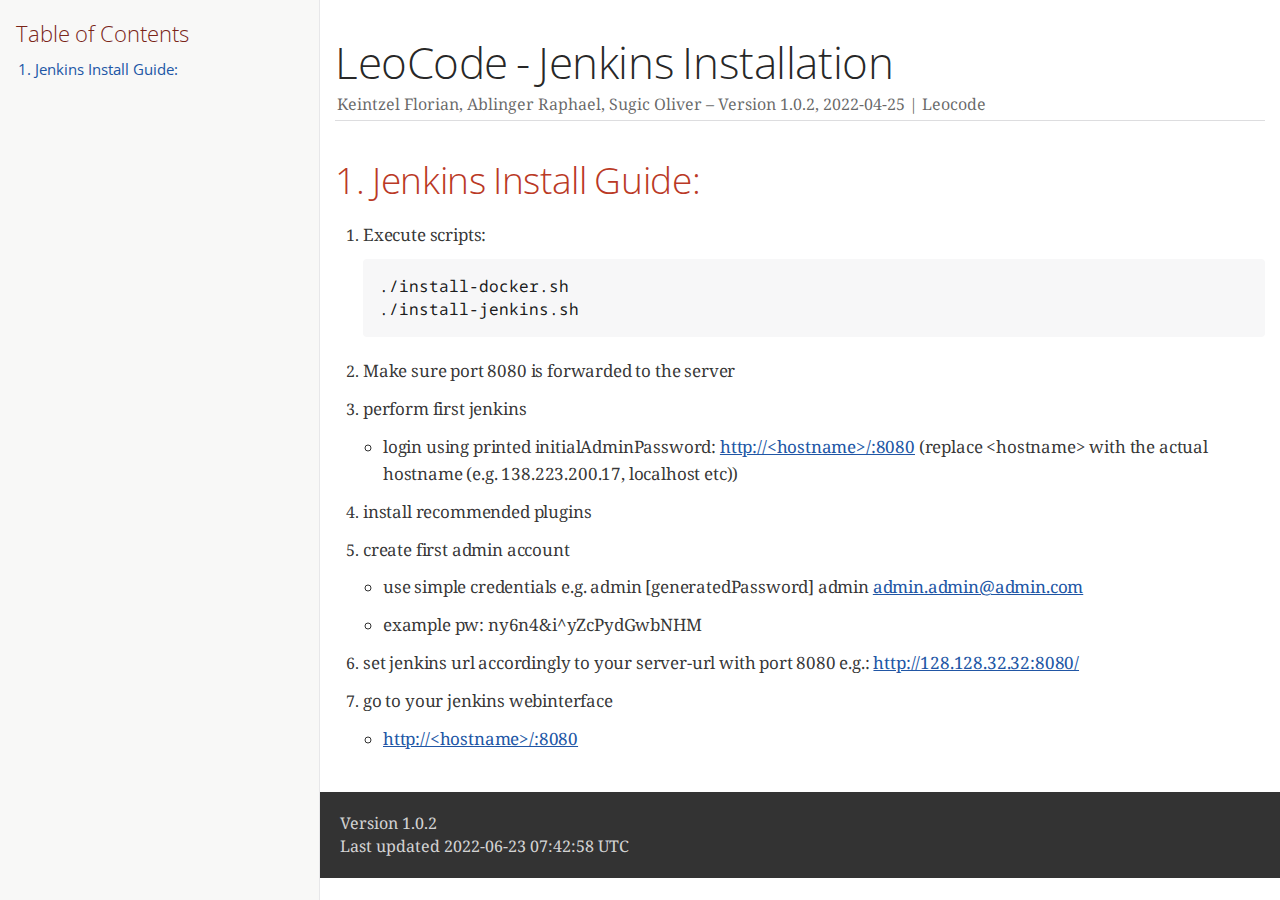
<file: jenkins-install-guide.html>
<!DOCTYPE html>
<html lang="en">
<head>
<meta charset="UTF-8">
<meta http-equiv="X-UA-Compatible" content="IE=edge">
<meta name="viewport" content="width=device-width, initial-scale=1.0">
<meta name="generator" content="Asciidoctor 2.0.17">
<meta name="author" content="Keintzel Florian, Ablinger Raphael, Sugic Oliver">
<link rel="icon" type="image/png" href="themes/favicon.png">
<title>LeoCode - Jenkins Installation</title>
<link rel="stylesheet" href="https://fonts.googleapis.com/css?family=Open+Sans:300,300italic,400,400italic,600,600italic%7CNoto+Serif:400,400italic,700,700italic%7CDroid+Sans+Mono:400,700">
<style>
/*! Asciidoctor default stylesheet | MIT License | https://asciidoctor.org */
/* Uncomment the following line when using as a custom stylesheet */
/* @import "https://fonts.googleapis.com/css?family=Open+Sans:300,300italic,400,400italic,600,600italic%7CNoto+Serif:400,400italic,700,700italic%7CDroid+Sans+Mono:400,700"; */
html{font-family:sans-serif;-webkit-text-size-adjust:100%}
a{background:none}
a:focus{outline:thin dotted}
a:active,a:hover{outline:0}
h1{font-size:2em;margin:.67em 0}
b,strong{font-weight:bold}
abbr{font-size:.9em}
abbr[title]{cursor:help;border-bottom:1px dotted #dddddf;text-decoration:none}
dfn{font-style:italic}
hr{height:0}
mark{background:#ff0;color:#000}
code,kbd,pre,samp{font-family:monospace;font-size:1em}
pre{white-space:pre-wrap}
q{quotes:"\201C" "\201D" "\2018" "\2019"}
small{font-size:80%}
sub,sup{font-size:75%;line-height:0;position:relative;vertical-align:baseline}
sup{top:-.5em}
sub{bottom:-.25em}
img{border:0}
svg:not(:root){overflow:hidden}
figure{margin:0}
audio,video{display:inline-block}
audio:not([controls]){display:none;height:0}
fieldset{border:1px solid silver;margin:0 2px;padding:.35em .625em .75em}
legend{border:0;padding:0}
button,input,select,textarea{font-family:inherit;font-size:100%;margin:0}
button,input{line-height:normal}
button,select{text-transform:none}
button,html input[type=button],input[type=reset],input[type=submit]{-webkit-appearance:button;cursor:pointer}
button[disabled],html input[disabled]{cursor:default}
input[type=checkbox],input[type=radio]{padding:0}
button::-moz-focus-inner,input::-moz-focus-inner{border:0;padding:0}
textarea{overflow:auto;vertical-align:top}
table{border-collapse:collapse;border-spacing:0}
*,::before,::after{box-sizing:border-box}
html,body{font-size:100%}
body{background:#fff;color:rgba(0,0,0,.8);padding:0;margin:0;font-family:"Noto Serif","DejaVu Serif",serif;line-height:1;position:relative;cursor:auto;-moz-tab-size:4;-o-tab-size:4;tab-size:4;word-wrap:anywhere;-moz-osx-font-smoothing:grayscale;-webkit-font-smoothing:antialiased}
a:hover{cursor:pointer}
img,object,embed{max-width:100%;height:auto}
object,embed{height:100%}
img{-ms-interpolation-mode:bicubic}
.left{float:left!important}
.right{float:right!important}
.text-left{text-align:left!important}
.text-right{text-align:right!important}
.text-center{text-align:center!important}
.text-justify{text-align:justify!important}
.hide{display:none}
img,object,svg{display:inline-block;vertical-align:middle}
textarea{height:auto;min-height:50px}
select{width:100%}
.subheader,.admonitionblock td.content>.title,.audioblock>.title,.exampleblock>.title,.imageblock>.title,.listingblock>.title,.literalblock>.title,.stemblock>.title,.openblock>.title,.paragraph>.title,.quoteblock>.title,table.tableblock>.title,.verseblock>.title,.videoblock>.title,.dlist>.title,.olist>.title,.ulist>.title,.qlist>.title,.hdlist>.title{line-height:1.45;color:#7a2518;font-weight:400;margin-top:0;margin-bottom:.25em}
div,dl,dt,dd,ul,ol,li,h1,h2,h3,#toctitle,.sidebarblock>.content>.title,h4,h5,h6,pre,form,p,blockquote,th,td{margin:0;padding:0}
a{color:#2156a5;text-decoration:underline;line-height:inherit}
a:hover,a:focus{color:#1d4b8f}
a img{border:0}
p{line-height:1.6;margin-bottom:1.25em;text-rendering:optimizeLegibility}
p aside{font-size:.875em;line-height:1.35;font-style:italic}
h1,h2,h3,#toctitle,.sidebarblock>.content>.title,h4,h5,h6{font-family:"Open Sans","DejaVu Sans",sans-serif;font-weight:300;font-style:normal;color:#ba3925;text-rendering:optimizeLegibility;margin-top:1em;margin-bottom:.5em;line-height:1.0125em}
h1 small,h2 small,h3 small,#toctitle small,.sidebarblock>.content>.title small,h4 small,h5 small,h6 small{font-size:60%;color:#e99b8f;line-height:0}
h1{font-size:2.125em}
h2{font-size:1.6875em}
h3,#toctitle,.sidebarblock>.content>.title{font-size:1.375em}
h4,h5{font-size:1.125em}
h6{font-size:1em}
hr{border:solid #dddddf;border-width:1px 0 0;clear:both;margin:1.25em 0 1.1875em}
em,i{font-style:italic;line-height:inherit}
strong,b{font-weight:bold;line-height:inherit}
small{font-size:60%;line-height:inherit}
code{font-family:"Droid Sans Mono","DejaVu Sans Mono",monospace;font-weight:400;color:rgba(0,0,0,.9)}
ul,ol,dl{line-height:1.6;margin-bottom:1.25em;list-style-position:outside;font-family:inherit}
ul,ol{margin-left:1.5em}
ul li ul,ul li ol{margin-left:1.25em;margin-bottom:0}
ul.square li ul,ul.circle li ul,ul.disc li ul{list-style:inherit}
ul.square{list-style-type:square}
ul.circle{list-style-type:circle}
ul.disc{list-style-type:disc}
ol li ul,ol li ol{margin-left:1.25em;margin-bottom:0}
dl dt{margin-bottom:.3125em;font-weight:bold}
dl dd{margin-bottom:1.25em}
blockquote{margin:0 0 1.25em;padding:.5625em 1.25em 0 1.1875em;border-left:1px solid #ddd}
blockquote,blockquote p{line-height:1.6;color:rgba(0,0,0,.85)}
@media screen and (min-width:768px){h1,h2,h3,#toctitle,.sidebarblock>.content>.title,h4,h5,h6{line-height:1.2}
h1{font-size:2.75em}
h2{font-size:2.3125em}
h3,#toctitle,.sidebarblock>.content>.title{font-size:1.6875em}
h4{font-size:1.4375em}}
table{background:#fff;margin-bottom:1.25em;border:1px solid #dedede;word-wrap:normal}
table thead,table tfoot{background:#f7f8f7}
table thead tr th,table thead tr td,table tfoot tr th,table tfoot tr td{padding:.5em .625em .625em;font-size:inherit;color:rgba(0,0,0,.8);text-align:left}
table tr th,table tr td{padding:.5625em .625em;font-size:inherit;color:rgba(0,0,0,.8)}
table tr.even,table tr.alt{background:#f8f8f7}
table thead tr th,table tfoot tr th,table tbody tr td,table tr td,table tfoot tr td{line-height:1.6}
h1,h2,h3,#toctitle,.sidebarblock>.content>.title,h4,h5,h6{line-height:1.2;word-spacing:-.05em}
h1 strong,h2 strong,h3 strong,#toctitle strong,.sidebarblock>.content>.title strong,h4 strong,h5 strong,h6 strong{font-weight:400}
.center{margin-left:auto;margin-right:auto}
.stretch{width:100%}
.clearfix::before,.clearfix::after,.float-group::before,.float-group::after{content:" ";display:table}
.clearfix::after,.float-group::after{clear:both}
:not(pre).nobreak{word-wrap:normal}
:not(pre).nowrap{white-space:nowrap}
:not(pre).pre-wrap{white-space:pre-wrap}
:not(pre):not([class^=L])>code{font-size:.9375em;font-style:normal!important;letter-spacing:0;padding:.1em .5ex;word-spacing:-.15em;background:#f7f7f8;border-radius:4px;line-height:1.45;text-rendering:optimizeSpeed}
pre{color:rgba(0,0,0,.9);font-family:"Droid Sans Mono","DejaVu Sans Mono",monospace;line-height:1.45;text-rendering:optimizeSpeed}
pre code,pre pre{color:inherit;font-size:inherit;line-height:inherit}
pre>code{display:block}
pre.nowrap,pre.nowrap pre{white-space:pre;word-wrap:normal}
em em{font-style:normal}
strong strong{font-weight:400}
.keyseq{color:rgba(51,51,51,.8)}
kbd{font-family:"Droid Sans Mono","DejaVu Sans Mono",monospace;display:inline-block;color:rgba(0,0,0,.8);font-size:.65em;line-height:1.45;background:#f7f7f7;border:1px solid #ccc;border-radius:3px;box-shadow:0 1px 0 rgba(0,0,0,.2),inset 0 0 0 .1em #fff;margin:0 .15em;padding:.2em .5em;vertical-align:middle;position:relative;top:-.1em;white-space:nowrap}
.keyseq kbd:first-child{margin-left:0}
.keyseq kbd:last-child{margin-right:0}
.menuseq,.menuref{color:#000}
.menuseq b:not(.caret),.menuref{font-weight:inherit}
.menuseq{word-spacing:-.02em}
.menuseq b.caret{font-size:1.25em;line-height:.8}
.menuseq i.caret{font-weight:bold;text-align:center;width:.45em}
b.button::before,b.button::after{position:relative;top:-1px;font-weight:400}
b.button::before{content:"[";padding:0 3px 0 2px}
b.button::after{content:"]";padding:0 2px 0 3px}
p a>code:hover{color:rgba(0,0,0,.9)}
#header,#content,#footnotes,#footer{width:100%;margin:0 auto;max-width:62.5em;*zoom:1;position:relative;padding-left:.9375em;padding-right:.9375em}
#header::before,#header::after,#content::before,#content::after,#footnotes::before,#footnotes::after,#footer::before,#footer::after{content:" ";display:table}
#header::after,#content::after,#footnotes::after,#footer::after{clear:both}
#content{margin-top:1.25em}
#content::before{content:none}
#header>h1:first-child{color:rgba(0,0,0,.85);margin-top:2.25rem;margin-bottom:0}
#header>h1:first-child+#toc{margin-top:8px;border-top:1px solid #dddddf}
#header>h1:only-child,body.toc2 #header>h1:nth-last-child(2){border-bottom:1px solid #dddddf;padding-bottom:8px}
#header .details{border-bottom:1px solid #dddddf;line-height:1.45;padding-top:.25em;padding-bottom:.25em;padding-left:.25em;color:rgba(0,0,0,.6);display:flex;flex-flow:row wrap}
#header .details span:first-child{margin-left:-.125em}
#header .details span.email a{color:rgba(0,0,0,.85)}
#header .details br{display:none}
#header .details br+span::before{content:"\00a0\2013\00a0"}
#header .details br+span.author::before{content:"\00a0\22c5\00a0";color:rgba(0,0,0,.85)}
#header .details br+span#revremark::before{content:"\00a0|\00a0"}
#header #revnumber{text-transform:capitalize}
#header #revnumber::after{content:"\00a0"}
#content>h1:first-child:not([class]){color:rgba(0,0,0,.85);border-bottom:1px solid #dddddf;padding-bottom:8px;margin-top:0;padding-top:1rem;margin-bottom:1.25rem}
#toc{border-bottom:1px solid #e7e7e9;padding-bottom:.5em}
#toc>ul{margin-left:.125em}
#toc ul.sectlevel0>li>a{font-style:italic}
#toc ul.sectlevel0 ul.sectlevel1{margin:.5em 0}
#toc ul{font-family:"Open Sans","DejaVu Sans",sans-serif;list-style-type:none}
#toc li{line-height:1.3334;margin-top:.3334em}
#toc a{text-decoration:none}
#toc a:active{text-decoration:underline}
#toctitle{color:#7a2518;font-size:1.2em}
@media screen and (min-width:768px){#toctitle{font-size:1.375em}
body.toc2{padding-left:15em;padding-right:0}
#toc.toc2{margin-top:0!important;background:#f8f8f7;position:fixed;width:15em;left:0;top:0;border-right:1px solid #e7e7e9;border-top-width:0!important;border-bottom-width:0!important;z-index:1000;padding:1.25em 1em;height:100%;overflow:auto}
#toc.toc2 #toctitle{margin-top:0;margin-bottom:.8rem;font-size:1.2em}
#toc.toc2>ul{font-size:.9em;margin-bottom:0}
#toc.toc2 ul ul{margin-left:0;padding-left:1em}
#toc.toc2 ul.sectlevel0 ul.sectlevel1{padding-left:0;margin-top:.5em;margin-bottom:.5em}
body.toc2.toc-right{padding-left:0;padding-right:15em}
body.toc2.toc-right #toc.toc2{border-right-width:0;border-left:1px solid #e7e7e9;left:auto;right:0}}
@media screen and (min-width:1280px){body.toc2{padding-left:20em;padding-right:0}
#toc.toc2{width:20em}
#toc.toc2 #toctitle{font-size:1.375em}
#toc.toc2>ul{font-size:.95em}
#toc.toc2 ul ul{padding-left:1.25em}
body.toc2.toc-right{padding-left:0;padding-right:20em}}
#content #toc{border:1px solid #e0e0dc;margin-bottom:1.25em;padding:1.25em;background:#f8f8f7;border-radius:4px}
#content #toc>:first-child{margin-top:0}
#content #toc>:last-child{margin-bottom:0}
#footer{max-width:none;background:rgba(0,0,0,.8);padding:1.25em}
#footer-text{color:hsla(0,0%,100%,.8);line-height:1.44}
#content{margin-bottom:.625em}
.sect1{padding-bottom:.625em}
@media screen and (min-width:768px){#content{margin-bottom:1.25em}
.sect1{padding-bottom:1.25em}}
.sect1:last-child{padding-bottom:0}
.sect1+.sect1{border-top:1px solid #e7e7e9}
#content h1>a.anchor,h2>a.anchor,h3>a.anchor,#toctitle>a.anchor,.sidebarblock>.content>.title>a.anchor,h4>a.anchor,h5>a.anchor,h6>a.anchor{position:absolute;z-index:1001;width:1.5ex;margin-left:-1.5ex;display:block;text-decoration:none!important;visibility:hidden;text-align:center;font-weight:400}
#content h1>a.anchor::before,h2>a.anchor::before,h3>a.anchor::before,#toctitle>a.anchor::before,.sidebarblock>.content>.title>a.anchor::before,h4>a.anchor::before,h5>a.anchor::before,h6>a.anchor::before{content:"\00A7";font-size:.85em;display:block;padding-top:.1em}
#content h1:hover>a.anchor,#content h1>a.anchor:hover,h2:hover>a.anchor,h2>a.anchor:hover,h3:hover>a.anchor,#toctitle:hover>a.anchor,.sidebarblock>.content>.title:hover>a.anchor,h3>a.anchor:hover,#toctitle>a.anchor:hover,.sidebarblock>.content>.title>a.anchor:hover,h4:hover>a.anchor,h4>a.anchor:hover,h5:hover>a.anchor,h5>a.anchor:hover,h6:hover>a.anchor,h6>a.anchor:hover{visibility:visible}
#content h1>a.link,h2>a.link,h3>a.link,#toctitle>a.link,.sidebarblock>.content>.title>a.link,h4>a.link,h5>a.link,h6>a.link{color:#ba3925;text-decoration:none}
#content h1>a.link:hover,h2>a.link:hover,h3>a.link:hover,#toctitle>a.link:hover,.sidebarblock>.content>.title>a.link:hover,h4>a.link:hover,h5>a.link:hover,h6>a.link:hover{color:#a53221}
details,.audioblock,.imageblock,.literalblock,.listingblock,.stemblock,.videoblock{margin-bottom:1.25em}
details{margin-left:1.25rem}
details>summary{cursor:pointer;display:block;position:relative;line-height:1.6;margin-bottom:.625rem;outline:none;-webkit-tap-highlight-color:transparent}
details>summary::-webkit-details-marker{display:none}
details>summary::before{content:"";border:solid transparent;border-left:solid;border-width:.3em 0 .3em .5em;position:absolute;top:.5em;left:-1.25rem;transform:translateX(15%)}
details[open]>summary::before{border:solid transparent;border-top:solid;border-width:.5em .3em 0;transform:translateY(15%)}
details>summary::after{content:"";width:1.25rem;height:1em;position:absolute;top:.3em;left:-1.25rem}
.admonitionblock td.content>.title,.audioblock>.title,.exampleblock>.title,.imageblock>.title,.listingblock>.title,.literalblock>.title,.stemblock>.title,.openblock>.title,.paragraph>.title,.quoteblock>.title,table.tableblock>.title,.verseblock>.title,.videoblock>.title,.dlist>.title,.olist>.title,.ulist>.title,.qlist>.title,.hdlist>.title{text-rendering:optimizeLegibility;text-align:left;font-family:"Noto Serif","DejaVu Serif",serif;font-size:1rem;font-style:italic}
table.tableblock.fit-content>caption.title{white-space:nowrap;width:0}
.paragraph.lead>p,#preamble>.sectionbody>[class=paragraph]:first-of-type p{font-size:1.21875em;line-height:1.6;color:rgba(0,0,0,.85)}
.admonitionblock>table{border-collapse:separate;border:0;background:none;width:100%}
.admonitionblock>table td.icon{text-align:center;width:80px}
.admonitionblock>table td.icon img{max-width:none}
.admonitionblock>table td.icon .title{font-weight:bold;font-family:"Open Sans","DejaVu Sans",sans-serif;text-transform:uppercase}
.admonitionblock>table td.content{padding-left:1.125em;padding-right:1.25em;border-left:1px solid #dddddf;color:rgba(0,0,0,.6);word-wrap:anywhere}
.admonitionblock>table td.content>:last-child>:last-child{margin-bottom:0}
.exampleblock>.content{border:1px solid #e6e6e6;margin-bottom:1.25em;padding:1.25em;background:#fff;border-radius:4px}
.exampleblock>.content>:first-child{margin-top:0}
.exampleblock>.content>:last-child{margin-bottom:0}
.sidebarblock{border:1px solid #dbdbd6;margin-bottom:1.25em;padding:1.25em;background:#f3f3f2;border-radius:4px}
.sidebarblock>:first-child{margin-top:0}
.sidebarblock>:last-child{margin-bottom:0}
.sidebarblock>.content>.title{color:#7a2518;margin-top:0;text-align:center}
.exampleblock>.content>:last-child>:last-child,.exampleblock>.content .olist>ol>li:last-child>:last-child,.exampleblock>.content .ulist>ul>li:last-child>:last-child,.exampleblock>.content .qlist>ol>li:last-child>:last-child,.sidebarblock>.content>:last-child>:last-child,.sidebarblock>.content .olist>ol>li:last-child>:last-child,.sidebarblock>.content .ulist>ul>li:last-child>:last-child,.sidebarblock>.content .qlist>ol>li:last-child>:last-child{margin-bottom:0}
.literalblock pre,.listingblock>.content>pre{border-radius:4px;overflow-x:auto;padding:1em;font-size:.8125em}
@media screen and (min-width:768px){.literalblock pre,.listingblock>.content>pre{font-size:.90625em}}
@media screen and (min-width:1280px){.literalblock pre,.listingblock>.content>pre{font-size:1em}}
.literalblock pre,.listingblock>.content>pre:not(.highlight),.listingblock>.content>pre[class=highlight],.listingblock>.content>pre[class^="highlight "]{background:#f7f7f8}
.literalblock.output pre{color:#f7f7f8;background:rgba(0,0,0,.9)}
.listingblock>.content{position:relative}
.listingblock code[data-lang]::before{display:none;content:attr(data-lang);position:absolute;font-size:.75em;top:.425rem;right:.5rem;line-height:1;text-transform:uppercase;color:inherit;opacity:.5}
.listingblock:hover code[data-lang]::before{display:block}
.listingblock.terminal pre .command::before{content:attr(data-prompt);padding-right:.5em;color:inherit;opacity:.5}
.listingblock.terminal pre .command:not([data-prompt])::before{content:"$"}
.listingblock pre.highlightjs{padding:0}
.listingblock pre.highlightjs>code{padding:1em;border-radius:4px}
.listingblock pre.prettyprint{border-width:0}
.prettyprint{background:#f7f7f8}
pre.prettyprint .linenums{line-height:1.45;margin-left:2em}
pre.prettyprint li{background:none;list-style-type:inherit;padding-left:0}
pre.prettyprint li code[data-lang]::before{opacity:1}
pre.prettyprint li:not(:first-child) code[data-lang]::before{display:none}
table.linenotable{border-collapse:separate;border:0;margin-bottom:0;background:none}
table.linenotable td[class]{color:inherit;vertical-align:top;padding:0;line-height:inherit;white-space:normal}
table.linenotable td.code{padding-left:.75em}
table.linenotable td.linenos,pre.pygments .linenos{border-right:1px solid;opacity:.35;padding-right:.5em;-webkit-user-select:none;-moz-user-select:none;-ms-user-select:none;user-select:none}
pre.pygments span.linenos{display:inline-block;margin-right:.75em}
.quoteblock{margin:0 1em 1.25em 1.5em;display:table}
.quoteblock:not(.excerpt)>.title{margin-left:-1.5em;margin-bottom:.75em}
.quoteblock blockquote,.quoteblock p{color:rgba(0,0,0,.85);font-size:1.15rem;line-height:1.75;word-spacing:.1em;letter-spacing:0;font-style:italic;text-align:justify}
.quoteblock blockquote{margin:0;padding:0;border:0}
.quoteblock blockquote::before{content:"\201c";float:left;font-size:2.75em;font-weight:bold;line-height:.6em;margin-left:-.6em;color:#7a2518;text-shadow:0 1px 2px rgba(0,0,0,.1)}
.quoteblock blockquote>.paragraph:last-child p{margin-bottom:0}
.quoteblock .attribution{margin-top:.75em;margin-right:.5ex;text-align:right}
.verseblock{margin:0 1em 1.25em}
.verseblock pre{font-family:"Open Sans","DejaVu Sans",sans-serif;font-size:1.15rem;color:rgba(0,0,0,.85);font-weight:300;text-rendering:optimizeLegibility}
.verseblock pre strong{font-weight:400}
.verseblock .attribution{margin-top:1.25rem;margin-left:.5ex}
.quoteblock .attribution,.verseblock .attribution{font-size:.9375em;line-height:1.45;font-style:italic}
.quoteblock .attribution br,.verseblock .attribution br{display:none}
.quoteblock .attribution cite,.verseblock .attribution cite{display:block;letter-spacing:-.025em;color:rgba(0,0,0,.6)}
.quoteblock.abstract blockquote::before,.quoteblock.excerpt blockquote::before,.quoteblock .quoteblock blockquote::before{display:none}
.quoteblock.abstract blockquote,.quoteblock.abstract p,.quoteblock.excerpt blockquote,.quoteblock.excerpt p,.quoteblock .quoteblock blockquote,.quoteblock .quoteblock p{line-height:1.6;word-spacing:0}
.quoteblock.abstract{margin:0 1em 1.25em;display:block}
.quoteblock.abstract>.title{margin:0 0 .375em;font-size:1.15em;text-align:center}
.quoteblock.excerpt>blockquote,.quoteblock .quoteblock{padding:0 0 .25em 1em;border-left:.25em solid #dddddf}
.quoteblock.excerpt,.quoteblock .quoteblock{margin-left:0}
.quoteblock.excerpt blockquote,.quoteblock.excerpt p,.quoteblock .quoteblock blockquote,.quoteblock .quoteblock p{color:inherit;font-size:1.0625rem}
.quoteblock.excerpt .attribution,.quoteblock .quoteblock .attribution{color:inherit;font-size:.85rem;text-align:left;margin-right:0}
p.tableblock:last-child{margin-bottom:0}
td.tableblock>.content{margin-bottom:1.25em;word-wrap:anywhere}
td.tableblock>.content>:last-child{margin-bottom:-1.25em}
table.tableblock,th.tableblock,td.tableblock{border:0 solid #dedede}
table.grid-all>*>tr>*{border-width:1px}
table.grid-cols>*>tr>*{border-width:0 1px}
table.grid-rows>*>tr>*{border-width:1px 0}
table.frame-all{border-width:1px}
table.frame-ends{border-width:1px 0}
table.frame-sides{border-width:0 1px}
table.frame-none>colgroup+*>:first-child>*,table.frame-sides>colgroup+*>:first-child>*{border-top-width:0}
table.frame-none>:last-child>:last-child>*,table.frame-sides>:last-child>:last-child>*{border-bottom-width:0}
table.frame-none>*>tr>:first-child,table.frame-ends>*>tr>:first-child{border-left-width:0}
table.frame-none>*>tr>:last-child,table.frame-ends>*>tr>:last-child{border-right-width:0}
table.stripes-all>*>tr,table.stripes-odd>*>tr:nth-of-type(odd),table.stripes-even>*>tr:nth-of-type(even),table.stripes-hover>*>tr:hover{background:#f8f8f7}
th.halign-left,td.halign-left{text-align:left}
th.halign-right,td.halign-right{text-align:right}
th.halign-center,td.halign-center{text-align:center}
th.valign-top,td.valign-top{vertical-align:top}
th.valign-bottom,td.valign-bottom{vertical-align:bottom}
th.valign-middle,td.valign-middle{vertical-align:middle}
table thead th,table tfoot th{font-weight:bold}
tbody tr th{background:#f7f8f7}
tbody tr th,tbody tr th p,tfoot tr th,tfoot tr th p{color:rgba(0,0,0,.8);font-weight:bold}
p.tableblock>code:only-child{background:none;padding:0}
p.tableblock{font-size:1em}
ol{margin-left:1.75em}
ul li ol{margin-left:1.5em}
dl dd{margin-left:1.125em}
dl dd:last-child,dl dd:last-child>:last-child{margin-bottom:0}
li p,ul dd,ol dd,.olist .olist,.ulist .ulist,.ulist .olist,.olist .ulist{margin-bottom:.625em}
ul.checklist,ul.none,ol.none,ul.no-bullet,ol.no-bullet,ol.unnumbered,ul.unstyled,ol.unstyled{list-style-type:none}
ul.no-bullet,ol.no-bullet,ol.unnumbered{margin-left:.625em}
ul.unstyled,ol.unstyled{margin-left:0}
li>p:empty:only-child::before{content:"";display:inline-block}
ul.checklist>li>p:first-child{margin-left:-1em}
ul.checklist>li>p:first-child>.fa-square-o:first-child,ul.checklist>li>p:first-child>.fa-check-square-o:first-child{width:1.25em;font-size:.8em;position:relative;bottom:.125em}
ul.checklist>li>p:first-child>input[type=checkbox]:first-child{margin-right:.25em}
ul.inline{display:flex;flex-flow:row wrap;list-style:none;margin:0 0 .625em -1.25em}
ul.inline>li{margin-left:1.25em}
.unstyled dl dt{font-weight:400;font-style:normal}
ol.arabic{list-style-type:decimal}
ol.decimal{list-style-type:decimal-leading-zero}
ol.loweralpha{list-style-type:lower-alpha}
ol.upperalpha{list-style-type:upper-alpha}
ol.lowerroman{list-style-type:lower-roman}
ol.upperroman{list-style-type:upper-roman}
ol.lowergreek{list-style-type:lower-greek}
.hdlist>table,.colist>table{border:0;background:none}
.hdlist>table>tbody>tr,.colist>table>tbody>tr{background:none}
td.hdlist1,td.hdlist2{vertical-align:top;padding:0 .625em}
td.hdlist1{font-weight:bold;padding-bottom:1.25em}
td.hdlist2{word-wrap:anywhere}
.literalblock+.colist,.listingblock+.colist{margin-top:-.5em}
.colist td:not([class]):first-child{padding:.4em .75em 0;line-height:1;vertical-align:top}
.colist td:not([class]):first-child img{max-width:none}
.colist td:not([class]):last-child{padding:.25em 0}
.thumb,.th{line-height:0;display:inline-block;border:4px solid #fff;box-shadow:0 0 0 1px #ddd}
.imageblock.left{margin:.25em .625em 1.25em 0}
.imageblock.right{margin:.25em 0 1.25em .625em}
.imageblock>.title{margin-bottom:0}
.imageblock.thumb,.imageblock.th{border-width:6px}
.imageblock.thumb>.title,.imageblock.th>.title{padding:0 .125em}
.image.left,.image.right{margin-top:.25em;margin-bottom:.25em;display:inline-block;line-height:0}
.image.left{margin-right:.625em}
.image.right{margin-left:.625em}
a.image{text-decoration:none;display:inline-block}
a.image object{pointer-events:none}
sup.footnote,sup.footnoteref{font-size:.875em;position:static;vertical-align:super}
sup.footnote a,sup.footnoteref a{text-decoration:none}
sup.footnote a:active,sup.footnoteref a:active{text-decoration:underline}
#footnotes{padding-top:.75em;padding-bottom:.75em;margin-bottom:.625em}
#footnotes hr{width:20%;min-width:6.25em;margin:-.25em 0 .75em;border-width:1px 0 0}
#footnotes .footnote{padding:0 .375em 0 .225em;line-height:1.3334;font-size:.875em;margin-left:1.2em;margin-bottom:.2em}
#footnotes .footnote a:first-of-type{font-weight:bold;text-decoration:none;margin-left:-1.05em}
#footnotes .footnote:last-of-type{margin-bottom:0}
#content #footnotes{margin-top:-.625em;margin-bottom:0;padding:.75em 0}
div.unbreakable{page-break-inside:avoid}
.big{font-size:larger}
.small{font-size:smaller}
.underline{text-decoration:underline}
.overline{text-decoration:overline}
.line-through{text-decoration:line-through}
.aqua{color:#00bfbf}
.aqua-background{background:#00fafa}
.black{color:#000}
.black-background{background:#000}
.blue{color:#0000bf}
.blue-background{background:#0000fa}
.fuchsia{color:#bf00bf}
.fuchsia-background{background:#fa00fa}
.gray{color:#606060}
.gray-background{background:#7d7d7d}
.green{color:#006000}
.green-background{background:#007d00}
.lime{color:#00bf00}
.lime-background{background:#00fa00}
.maroon{color:#600000}
.maroon-background{background:#7d0000}
.navy{color:#000060}
.navy-background{background:#00007d}
.olive{color:#606000}
.olive-background{background:#7d7d00}
.purple{color:#600060}
.purple-background{background:#7d007d}
.red{color:#bf0000}
.red-background{background:#fa0000}
.silver{color:#909090}
.silver-background{background:#bcbcbc}
.teal{color:#006060}
.teal-background{background:#007d7d}
.white{color:#bfbfbf}
.white-background{background:#fafafa}
.yellow{color:#bfbf00}
.yellow-background{background:#fafa00}
span.icon>.fa{cursor:default}
a span.icon>.fa{cursor:inherit}
.admonitionblock td.icon [class^="fa icon-"]{font-size:2.5em;text-shadow:1px 1px 2px rgba(0,0,0,.5);cursor:default}
.admonitionblock td.icon .icon-note::before{content:"\f05a";color:#19407c}
.admonitionblock td.icon .icon-tip::before{content:"\f0eb";text-shadow:1px 1px 2px rgba(155,155,0,.8);color:#111}
.admonitionblock td.icon .icon-warning::before{content:"\f071";color:#bf6900}
.admonitionblock td.icon .icon-caution::before{content:"\f06d";color:#bf3400}
.admonitionblock td.icon .icon-important::before{content:"\f06a";color:#bf0000}
.conum[data-value]{display:inline-block;color:#fff!important;background:rgba(0,0,0,.8);border-radius:50%;text-align:center;font-size:.75em;width:1.67em;height:1.67em;line-height:1.67em;font-family:"Open Sans","DejaVu Sans",sans-serif;font-style:normal;font-weight:bold}
.conum[data-value] *{color:#fff!important}
.conum[data-value]+b{display:none}
.conum[data-value]::after{content:attr(data-value)}
pre .conum[data-value]{position:relative;top:-.125em}
b.conum *{color:inherit!important}
.conum:not([data-value]):empty{display:none}
dt,th.tableblock,td.content,div.footnote{text-rendering:optimizeLegibility}
h1,h2,p,td.content,span.alt,summary{letter-spacing:-.01em}
p strong,td.content strong,div.footnote strong{letter-spacing:-.005em}
p,blockquote,dt,td.content,span.alt,summary{font-size:1.0625rem}
p{margin-bottom:1.25rem}
.sidebarblock p,.sidebarblock dt,.sidebarblock td.content,p.tableblock{font-size:1em}
.exampleblock>.content{background:#fffef7;border-color:#e0e0dc;box-shadow:0 1px 4px #e0e0dc}
.print-only{display:none!important}
@page{margin:1.25cm .75cm}
@media print{*{box-shadow:none!important;text-shadow:none!important}
html{font-size:80%}
a{color:inherit!important;text-decoration:underline!important}
a.bare,a[href^="#"],a[href^="mailto:"]{text-decoration:none!important}
a[href^="http:"]:not(.bare)::after,a[href^="https:"]:not(.bare)::after{content:"(" attr(href) ")";display:inline-block;font-size:.875em;padding-left:.25em}
abbr[title]{border-bottom:1px dotted}
abbr[title]::after{content:" (" attr(title) ")"}
pre,blockquote,tr,img,object,svg{page-break-inside:avoid}
thead{display:table-header-group}
svg{max-width:100%}
p,blockquote,dt,td.content{font-size:1em;orphans:3;widows:3}
h2,h3,#toctitle,.sidebarblock>.content>.title{page-break-after:avoid}
#header,#content,#footnotes,#footer{max-width:none}
#toc,.sidebarblock,.exampleblock>.content{background:none!important}
#toc{border-bottom:1px solid #dddddf!important;padding-bottom:0!important}
body.book #header{text-align:center}
body.book #header>h1:first-child{border:0!important;margin:2.5em 0 1em}
body.book #header .details{border:0!important;display:block;padding:0!important}
body.book #header .details span:first-child{margin-left:0!important}
body.book #header .details br{display:block}
body.book #header .details br+span::before{content:none!important}
body.book #toc{border:0!important;text-align:left!important;padding:0!important;margin:0!important}
body.book #toc,body.book #preamble,body.book h1.sect0,body.book .sect1>h2{page-break-before:always}
.listingblock code[data-lang]::before{display:block}
#footer{padding:0 .9375em}
.hide-on-print{display:none!important}
.print-only{display:block!important}
.hide-for-print{display:none!important}
.show-for-print{display:inherit!important}}
@media amzn-kf8,print{#header>h1:first-child{margin-top:1.25rem}
.sect1{padding:0!important}
.sect1+.sect1{border:0}
#footer{background:none}
#footer-text{color:rgba(0,0,0,.6);font-size:.9em}}
@media amzn-kf8{#header,#content,#footnotes,#footer{padding:0}}
</style>
<link rel="stylesheet" href="https://cdnjs.cloudflare.com/ajax/libs/font-awesome/4.7.0/css/font-awesome.min.css">
<style>
pre.rouge .hll {
  background-color: #ffc;
}
pre.rouge .hll * {
  background-color: initial;
}
</style>
</head>
<body class="article toc2 toc-left">
<div id="header">
<h1>LeoCode - Jenkins Installation</h1>
<div class="details">
<span id="author" class="author">Keintzel Florian, Ablinger Raphael, Sugic Oliver</span><br>
<span id="revnumber">version 1.0.2,</span>
<span id="revdate">2022-04-25</span>
<br><span id="revremark">Leocode</span>
</div>
<div id="toc" class="toc2">
<div id="toctitle">Table of Contents</div>
<ul class="sectlevel1">
<li><a href="#_jenkins_install_guide">1. Jenkins Install Guide:</a></li>
</ul>
</div>
</div>
<div id="content">
<div class="sect1">
<h2 id="_jenkins_install_guide"><a class="anchor" href="#_jenkins_install_guide"></a>1. Jenkins Install Guide:</h2>
<div class="sectionbody">
<div class="olist arabic">
<ol class="arabic">
<li>
<p>Execute scripts:</p>
<div class="literalblock">
<div class="content">
<pre>./install-docker.sh
./install-jenkins.sh</pre>
</div>
</div>
</li>
<li>
<p>Make sure port 8080 is forwarded to the server</p>
</li>
<li>
<p>perform first jenkins</p>
<div class="ulist">
<ul>
<li>
<p>login using printed initialAdminPassword:
<a href="http://&lt;hostname&gt;/:8080" class="bare">http://&lt;hostname&gt;/:8080</a> (replace &lt;hostname&gt; with the actual hostname (e.g. 138.223.200.17, localhost etc))</p>
</li>
</ul>
</div>
</li>
<li>
<p>install recommended plugins</p>
</li>
<li>
<p>create first admin account</p>
<div class="ulist">
<ul>
<li>
<p>use simple credentials e.g. admin [generatedPassword] admin <a href="mailto:admin.admin@admin.com">admin.admin@admin.com</a></p>
</li>
<li>
<p>example pw: ny6n4&amp;i^yZcPydGwbNHM</p>
</li>
</ul>
</div>
</li>
<li>
<p>set jenkins url accordingly to your server-url with port 8080
e.g.: <a href="http://128.128.32.32:8080/" class="bare">http://128.128.32.32:8080/</a></p>
</li>
<li>
<p>go to your jenkins webinterface</p>
<div class="ulist">
<ul>
<li>
<p><a href="http://&lt;hostname&gt;/:8080" class="bare">http://&lt;hostname&gt;/:8080</a></p>
</li>
</ul>
</div>
</li>
</ol>
</div>
</div>
</div>
</div>
<div id="footer">
<div id="footer-text">
Version 1.0.2<br>
Last updated 2022-06-23 07:42:58 UTC
</div>
</div>
</body>
</html>
</file>
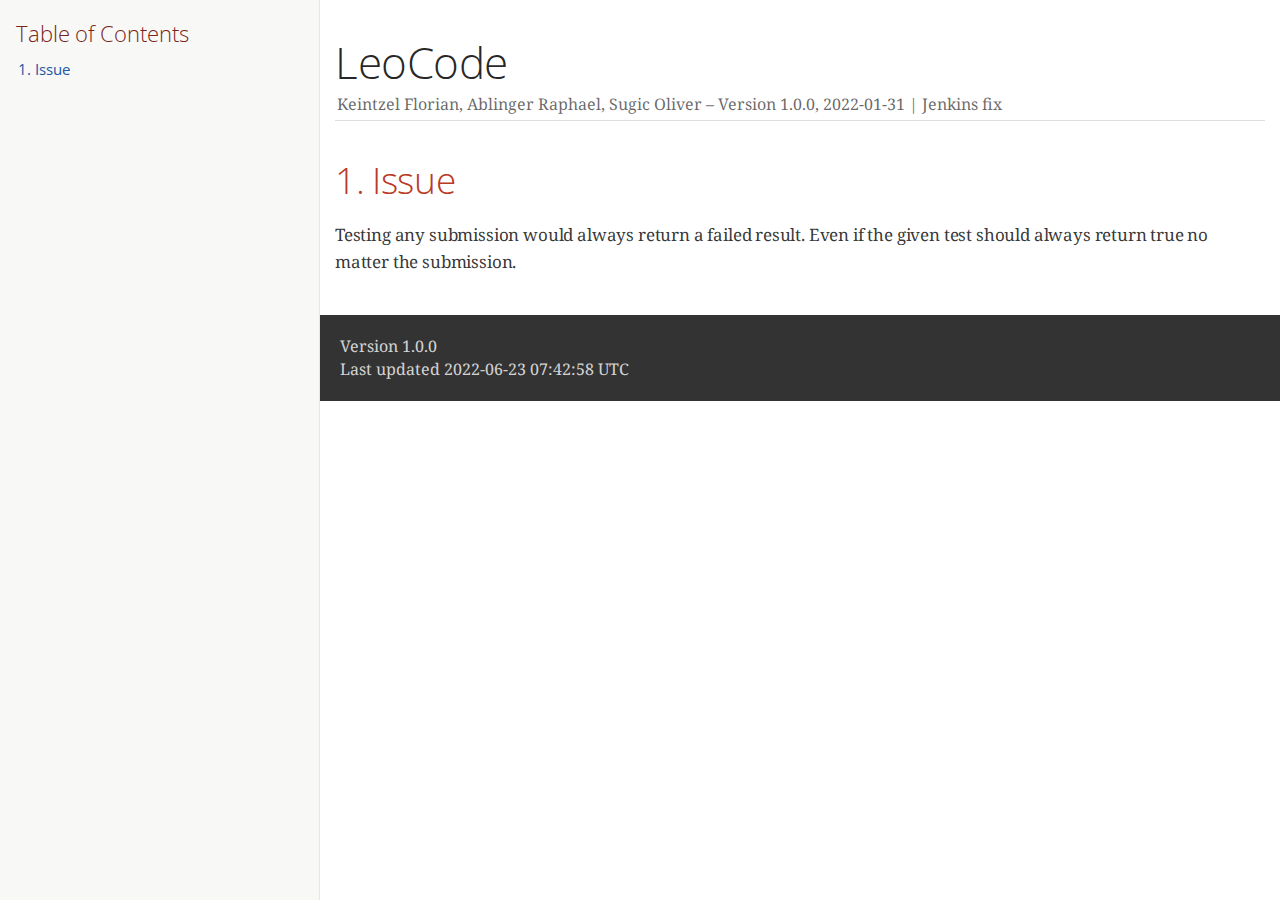
<file: Jenkins-Interface-Description.html>
<!DOCTYPE html>
<html lang="en">
<head>
<meta charset="UTF-8">
<meta http-equiv="X-UA-Compatible" content="IE=edge">
<meta name="viewport" content="width=device-width, initial-scale=1.0">
<meta name="generator" content="Asciidoctor 2.0.17">
<meta name="author" content="Keintzel Florian, Ablinger Raphael, Sugic Oliver">
<link rel="icon" type="image/png" href="themes/favicon.png">
<title>LeoCode</title>
<link rel="stylesheet" href="https://fonts.googleapis.com/css?family=Open+Sans:300,300italic,400,400italic,600,600italic%7CNoto+Serif:400,400italic,700,700italic%7CDroid+Sans+Mono:400,700">
<style>
/*! Asciidoctor default stylesheet | MIT License | https://asciidoctor.org */
/* Uncomment the following line when using as a custom stylesheet */
/* @import "https://fonts.googleapis.com/css?family=Open+Sans:300,300italic,400,400italic,600,600italic%7CNoto+Serif:400,400italic,700,700italic%7CDroid+Sans+Mono:400,700"; */
html{font-family:sans-serif;-webkit-text-size-adjust:100%}
a{background:none}
a:focus{outline:thin dotted}
a:active,a:hover{outline:0}
h1{font-size:2em;margin:.67em 0}
b,strong{font-weight:bold}
abbr{font-size:.9em}
abbr[title]{cursor:help;border-bottom:1px dotted #dddddf;text-decoration:none}
dfn{font-style:italic}
hr{height:0}
mark{background:#ff0;color:#000}
code,kbd,pre,samp{font-family:monospace;font-size:1em}
pre{white-space:pre-wrap}
q{quotes:"\201C" "\201D" "\2018" "\2019"}
small{font-size:80%}
sub,sup{font-size:75%;line-height:0;position:relative;vertical-align:baseline}
sup{top:-.5em}
sub{bottom:-.25em}
img{border:0}
svg:not(:root){overflow:hidden}
figure{margin:0}
audio,video{display:inline-block}
audio:not([controls]){display:none;height:0}
fieldset{border:1px solid silver;margin:0 2px;padding:.35em .625em .75em}
legend{border:0;padding:0}
button,input,select,textarea{font-family:inherit;font-size:100%;margin:0}
button,input{line-height:normal}
button,select{text-transform:none}
button,html input[type=button],input[type=reset],input[type=submit]{-webkit-appearance:button;cursor:pointer}
button[disabled],html input[disabled]{cursor:default}
input[type=checkbox],input[type=radio]{padding:0}
button::-moz-focus-inner,input::-moz-focus-inner{border:0;padding:0}
textarea{overflow:auto;vertical-align:top}
table{border-collapse:collapse;border-spacing:0}
*,::before,::after{box-sizing:border-box}
html,body{font-size:100%}
body{background:#fff;color:rgba(0,0,0,.8);padding:0;margin:0;font-family:"Noto Serif","DejaVu Serif",serif;line-height:1;position:relative;cursor:auto;-moz-tab-size:4;-o-tab-size:4;tab-size:4;word-wrap:anywhere;-moz-osx-font-smoothing:grayscale;-webkit-font-smoothing:antialiased}
a:hover{cursor:pointer}
img,object,embed{max-width:100%;height:auto}
object,embed{height:100%}
img{-ms-interpolation-mode:bicubic}
.left{float:left!important}
.right{float:right!important}
.text-left{text-align:left!important}
.text-right{text-align:right!important}
.text-center{text-align:center!important}
.text-justify{text-align:justify!important}
.hide{display:none}
img,object,svg{display:inline-block;vertical-align:middle}
textarea{height:auto;min-height:50px}
select{width:100%}
.subheader,.admonitionblock td.content>.title,.audioblock>.title,.exampleblock>.title,.imageblock>.title,.listingblock>.title,.literalblock>.title,.stemblock>.title,.openblock>.title,.paragraph>.title,.quoteblock>.title,table.tableblock>.title,.verseblock>.title,.videoblock>.title,.dlist>.title,.olist>.title,.ulist>.title,.qlist>.title,.hdlist>.title{line-height:1.45;color:#7a2518;font-weight:400;margin-top:0;margin-bottom:.25em}
div,dl,dt,dd,ul,ol,li,h1,h2,h3,#toctitle,.sidebarblock>.content>.title,h4,h5,h6,pre,form,p,blockquote,th,td{margin:0;padding:0}
a{color:#2156a5;text-decoration:underline;line-height:inherit}
a:hover,a:focus{color:#1d4b8f}
a img{border:0}
p{line-height:1.6;margin-bottom:1.25em;text-rendering:optimizeLegibility}
p aside{font-size:.875em;line-height:1.35;font-style:italic}
h1,h2,h3,#toctitle,.sidebarblock>.content>.title,h4,h5,h6{font-family:"Open Sans","DejaVu Sans",sans-serif;font-weight:300;font-style:normal;color:#ba3925;text-rendering:optimizeLegibility;margin-top:1em;margin-bottom:.5em;line-height:1.0125em}
h1 small,h2 small,h3 small,#toctitle small,.sidebarblock>.content>.title small,h4 small,h5 small,h6 small{font-size:60%;color:#e99b8f;line-height:0}
h1{font-size:2.125em}
h2{font-size:1.6875em}
h3,#toctitle,.sidebarblock>.content>.title{font-size:1.375em}
h4,h5{font-size:1.125em}
h6{font-size:1em}
hr{border:solid #dddddf;border-width:1px 0 0;clear:both;margin:1.25em 0 1.1875em}
em,i{font-style:italic;line-height:inherit}
strong,b{font-weight:bold;line-height:inherit}
small{font-size:60%;line-height:inherit}
code{font-family:"Droid Sans Mono","DejaVu Sans Mono",monospace;font-weight:400;color:rgba(0,0,0,.9)}
ul,ol,dl{line-height:1.6;margin-bottom:1.25em;list-style-position:outside;font-family:inherit}
ul,ol{margin-left:1.5em}
ul li ul,ul li ol{margin-left:1.25em;margin-bottom:0}
ul.square li ul,ul.circle li ul,ul.disc li ul{list-style:inherit}
ul.square{list-style-type:square}
ul.circle{list-style-type:circle}
ul.disc{list-style-type:disc}
ol li ul,ol li ol{margin-left:1.25em;margin-bottom:0}
dl dt{margin-bottom:.3125em;font-weight:bold}
dl dd{margin-bottom:1.25em}
blockquote{margin:0 0 1.25em;padding:.5625em 1.25em 0 1.1875em;border-left:1px solid #ddd}
blockquote,blockquote p{line-height:1.6;color:rgba(0,0,0,.85)}
@media screen and (min-width:768px){h1,h2,h3,#toctitle,.sidebarblock>.content>.title,h4,h5,h6{line-height:1.2}
h1{font-size:2.75em}
h2{font-size:2.3125em}
h3,#toctitle,.sidebarblock>.content>.title{font-size:1.6875em}
h4{font-size:1.4375em}}
table{background:#fff;margin-bottom:1.25em;border:1px solid #dedede;word-wrap:normal}
table thead,table tfoot{background:#f7f8f7}
table thead tr th,table thead tr td,table tfoot tr th,table tfoot tr td{padding:.5em .625em .625em;font-size:inherit;color:rgba(0,0,0,.8);text-align:left}
table tr th,table tr td{padding:.5625em .625em;font-size:inherit;color:rgba(0,0,0,.8)}
table tr.even,table tr.alt{background:#f8f8f7}
table thead tr th,table tfoot tr th,table tbody tr td,table tr td,table tfoot tr td{line-height:1.6}
h1,h2,h3,#toctitle,.sidebarblock>.content>.title,h4,h5,h6{line-height:1.2;word-spacing:-.05em}
h1 strong,h2 strong,h3 strong,#toctitle strong,.sidebarblock>.content>.title strong,h4 strong,h5 strong,h6 strong{font-weight:400}
.center{margin-left:auto;margin-right:auto}
.stretch{width:100%}
.clearfix::before,.clearfix::after,.float-group::before,.float-group::after{content:" ";display:table}
.clearfix::after,.float-group::after{clear:both}
:not(pre).nobreak{word-wrap:normal}
:not(pre).nowrap{white-space:nowrap}
:not(pre).pre-wrap{white-space:pre-wrap}
:not(pre):not([class^=L])>code{font-size:.9375em;font-style:normal!important;letter-spacing:0;padding:.1em .5ex;word-spacing:-.15em;background:#f7f7f8;border-radius:4px;line-height:1.45;text-rendering:optimizeSpeed}
pre{color:rgba(0,0,0,.9);font-family:"Droid Sans Mono","DejaVu Sans Mono",monospace;line-height:1.45;text-rendering:optimizeSpeed}
pre code,pre pre{color:inherit;font-size:inherit;line-height:inherit}
pre>code{display:block}
pre.nowrap,pre.nowrap pre{white-space:pre;word-wrap:normal}
em em{font-style:normal}
strong strong{font-weight:400}
.keyseq{color:rgba(51,51,51,.8)}
kbd{font-family:"Droid Sans Mono","DejaVu Sans Mono",monospace;display:inline-block;color:rgba(0,0,0,.8);font-size:.65em;line-height:1.45;background:#f7f7f7;border:1px solid #ccc;border-radius:3px;box-shadow:0 1px 0 rgba(0,0,0,.2),inset 0 0 0 .1em #fff;margin:0 .15em;padding:.2em .5em;vertical-align:middle;position:relative;top:-.1em;white-space:nowrap}
.keyseq kbd:first-child{margin-left:0}
.keyseq kbd:last-child{margin-right:0}
.menuseq,.menuref{color:#000}
.menuseq b:not(.caret),.menuref{font-weight:inherit}
.menuseq{word-spacing:-.02em}
.menuseq b.caret{font-size:1.25em;line-height:.8}
.menuseq i.caret{font-weight:bold;text-align:center;width:.45em}
b.button::before,b.button::after{position:relative;top:-1px;font-weight:400}
b.button::before{content:"[";padding:0 3px 0 2px}
b.button::after{content:"]";padding:0 2px 0 3px}
p a>code:hover{color:rgba(0,0,0,.9)}
#header,#content,#footnotes,#footer{width:100%;margin:0 auto;max-width:62.5em;*zoom:1;position:relative;padding-left:.9375em;padding-right:.9375em}
#header::before,#header::after,#content::before,#content::after,#footnotes::before,#footnotes::after,#footer::before,#footer::after{content:" ";display:table}
#header::after,#content::after,#footnotes::after,#footer::after{clear:both}
#content{margin-top:1.25em}
#content::before{content:none}
#header>h1:first-child{color:rgba(0,0,0,.85);margin-top:2.25rem;margin-bottom:0}
#header>h1:first-child+#toc{margin-top:8px;border-top:1px solid #dddddf}
#header>h1:only-child,body.toc2 #header>h1:nth-last-child(2){border-bottom:1px solid #dddddf;padding-bottom:8px}
#header .details{border-bottom:1px solid #dddddf;line-height:1.45;padding-top:.25em;padding-bottom:.25em;padding-left:.25em;color:rgba(0,0,0,.6);display:flex;flex-flow:row wrap}
#header .details span:first-child{margin-left:-.125em}
#header .details span.email a{color:rgba(0,0,0,.85)}
#header .details br{display:none}
#header .details br+span::before{content:"\00a0\2013\00a0"}
#header .details br+span.author::before{content:"\00a0\22c5\00a0";color:rgba(0,0,0,.85)}
#header .details br+span#revremark::before{content:"\00a0|\00a0"}
#header #revnumber{text-transform:capitalize}
#header #revnumber::after{content:"\00a0"}
#content>h1:first-child:not([class]){color:rgba(0,0,0,.85);border-bottom:1px solid #dddddf;padding-bottom:8px;margin-top:0;padding-top:1rem;margin-bottom:1.25rem}
#toc{border-bottom:1px solid #e7e7e9;padding-bottom:.5em}
#toc>ul{margin-left:.125em}
#toc ul.sectlevel0>li>a{font-style:italic}
#toc ul.sectlevel0 ul.sectlevel1{margin:.5em 0}
#toc ul{font-family:"Open Sans","DejaVu Sans",sans-serif;list-style-type:none}
#toc li{line-height:1.3334;margin-top:.3334em}
#toc a{text-decoration:none}
#toc a:active{text-decoration:underline}
#toctitle{color:#7a2518;font-size:1.2em}
@media screen and (min-width:768px){#toctitle{font-size:1.375em}
body.toc2{padding-left:15em;padding-right:0}
#toc.toc2{margin-top:0!important;background:#f8f8f7;position:fixed;width:15em;left:0;top:0;border-right:1px solid #e7e7e9;border-top-width:0!important;border-bottom-width:0!important;z-index:1000;padding:1.25em 1em;height:100%;overflow:auto}
#toc.toc2 #toctitle{margin-top:0;margin-bottom:.8rem;font-size:1.2em}
#toc.toc2>ul{font-size:.9em;margin-bottom:0}
#toc.toc2 ul ul{margin-left:0;padding-left:1em}
#toc.toc2 ul.sectlevel0 ul.sectlevel1{padding-left:0;margin-top:.5em;margin-bottom:.5em}
body.toc2.toc-right{padding-left:0;padding-right:15em}
body.toc2.toc-right #toc.toc2{border-right-width:0;border-left:1px solid #e7e7e9;left:auto;right:0}}
@media screen and (min-width:1280px){body.toc2{padding-left:20em;padding-right:0}
#toc.toc2{width:20em}
#toc.toc2 #toctitle{font-size:1.375em}
#toc.toc2>ul{font-size:.95em}
#toc.toc2 ul ul{padding-left:1.25em}
body.toc2.toc-right{padding-left:0;padding-right:20em}}
#content #toc{border:1px solid #e0e0dc;margin-bottom:1.25em;padding:1.25em;background:#f8f8f7;border-radius:4px}
#content #toc>:first-child{margin-top:0}
#content #toc>:last-child{margin-bottom:0}
#footer{max-width:none;background:rgba(0,0,0,.8);padding:1.25em}
#footer-text{color:hsla(0,0%,100%,.8);line-height:1.44}
#content{margin-bottom:.625em}
.sect1{padding-bottom:.625em}
@media screen and (min-width:768px){#content{margin-bottom:1.25em}
.sect1{padding-bottom:1.25em}}
.sect1:last-child{padding-bottom:0}
.sect1+.sect1{border-top:1px solid #e7e7e9}
#content h1>a.anchor,h2>a.anchor,h3>a.anchor,#toctitle>a.anchor,.sidebarblock>.content>.title>a.anchor,h4>a.anchor,h5>a.anchor,h6>a.anchor{position:absolute;z-index:1001;width:1.5ex;margin-left:-1.5ex;display:block;text-decoration:none!important;visibility:hidden;text-align:center;font-weight:400}
#content h1>a.anchor::before,h2>a.anchor::before,h3>a.anchor::before,#toctitle>a.anchor::before,.sidebarblock>.content>.title>a.anchor::before,h4>a.anchor::before,h5>a.anchor::before,h6>a.anchor::before{content:"\00A7";font-size:.85em;display:block;padding-top:.1em}
#content h1:hover>a.anchor,#content h1>a.anchor:hover,h2:hover>a.anchor,h2>a.anchor:hover,h3:hover>a.anchor,#toctitle:hover>a.anchor,.sidebarblock>.content>.title:hover>a.anchor,h3>a.anchor:hover,#toctitle>a.anchor:hover,.sidebarblock>.content>.title>a.anchor:hover,h4:hover>a.anchor,h4>a.anchor:hover,h5:hover>a.anchor,h5>a.anchor:hover,h6:hover>a.anchor,h6>a.anchor:hover{visibility:visible}
#content h1>a.link,h2>a.link,h3>a.link,#toctitle>a.link,.sidebarblock>.content>.title>a.link,h4>a.link,h5>a.link,h6>a.link{color:#ba3925;text-decoration:none}
#content h1>a.link:hover,h2>a.link:hover,h3>a.link:hover,#toctitle>a.link:hover,.sidebarblock>.content>.title>a.link:hover,h4>a.link:hover,h5>a.link:hover,h6>a.link:hover{color:#a53221}
details,.audioblock,.imageblock,.literalblock,.listingblock,.stemblock,.videoblock{margin-bottom:1.25em}
details{margin-left:1.25rem}
details>summary{cursor:pointer;display:block;position:relative;line-height:1.6;margin-bottom:.625rem;outline:none;-webkit-tap-highlight-color:transparent}
details>summary::-webkit-details-marker{display:none}
details>summary::before{content:"";border:solid transparent;border-left:solid;border-width:.3em 0 .3em .5em;position:absolute;top:.5em;left:-1.25rem;transform:translateX(15%)}
details[open]>summary::before{border:solid transparent;border-top:solid;border-width:.5em .3em 0;transform:translateY(15%)}
details>summary::after{content:"";width:1.25rem;height:1em;position:absolute;top:.3em;left:-1.25rem}
.admonitionblock td.content>.title,.audioblock>.title,.exampleblock>.title,.imageblock>.title,.listingblock>.title,.literalblock>.title,.stemblock>.title,.openblock>.title,.paragraph>.title,.quoteblock>.title,table.tableblock>.title,.verseblock>.title,.videoblock>.title,.dlist>.title,.olist>.title,.ulist>.title,.qlist>.title,.hdlist>.title{text-rendering:optimizeLegibility;text-align:left;font-family:"Noto Serif","DejaVu Serif",serif;font-size:1rem;font-style:italic}
table.tableblock.fit-content>caption.title{white-space:nowrap;width:0}
.paragraph.lead>p,#preamble>.sectionbody>[class=paragraph]:first-of-type p{font-size:1.21875em;line-height:1.6;color:rgba(0,0,0,.85)}
.admonitionblock>table{border-collapse:separate;border:0;background:none;width:100%}
.admonitionblock>table td.icon{text-align:center;width:80px}
.admonitionblock>table td.icon img{max-width:none}
.admonitionblock>table td.icon .title{font-weight:bold;font-family:"Open Sans","DejaVu Sans",sans-serif;text-transform:uppercase}
.admonitionblock>table td.content{padding-left:1.125em;padding-right:1.25em;border-left:1px solid #dddddf;color:rgba(0,0,0,.6);word-wrap:anywhere}
.admonitionblock>table td.content>:last-child>:last-child{margin-bottom:0}
.exampleblock>.content{border:1px solid #e6e6e6;margin-bottom:1.25em;padding:1.25em;background:#fff;border-radius:4px}
.exampleblock>.content>:first-child{margin-top:0}
.exampleblock>.content>:last-child{margin-bottom:0}
.sidebarblock{border:1px solid #dbdbd6;margin-bottom:1.25em;padding:1.25em;background:#f3f3f2;border-radius:4px}
.sidebarblock>:first-child{margin-top:0}
.sidebarblock>:last-child{margin-bottom:0}
.sidebarblock>.content>.title{color:#7a2518;margin-top:0;text-align:center}
.exampleblock>.content>:last-child>:last-child,.exampleblock>.content .olist>ol>li:last-child>:last-child,.exampleblock>.content .ulist>ul>li:last-child>:last-child,.exampleblock>.content .qlist>ol>li:last-child>:last-child,.sidebarblock>.content>:last-child>:last-child,.sidebarblock>.content .olist>ol>li:last-child>:last-child,.sidebarblock>.content .ulist>ul>li:last-child>:last-child,.sidebarblock>.content .qlist>ol>li:last-child>:last-child{margin-bottom:0}
.literalblock pre,.listingblock>.content>pre{border-radius:4px;overflow-x:auto;padding:1em;font-size:.8125em}
@media screen and (min-width:768px){.literalblock pre,.listingblock>.content>pre{font-size:.90625em}}
@media screen and (min-width:1280px){.literalblock pre,.listingblock>.content>pre{font-size:1em}}
.literalblock pre,.listingblock>.content>pre:not(.highlight),.listingblock>.content>pre[class=highlight],.listingblock>.content>pre[class^="highlight "]{background:#f7f7f8}
.literalblock.output pre{color:#f7f7f8;background:rgba(0,0,0,.9)}
.listingblock>.content{position:relative}
.listingblock code[data-lang]::before{display:none;content:attr(data-lang);position:absolute;font-size:.75em;top:.425rem;right:.5rem;line-height:1;text-transform:uppercase;color:inherit;opacity:.5}
.listingblock:hover code[data-lang]::before{display:block}
.listingblock.terminal pre .command::before{content:attr(data-prompt);padding-right:.5em;color:inherit;opacity:.5}
.listingblock.terminal pre .command:not([data-prompt])::before{content:"$"}
.listingblock pre.highlightjs{padding:0}
.listingblock pre.highlightjs>code{padding:1em;border-radius:4px}
.listingblock pre.prettyprint{border-width:0}
.prettyprint{background:#f7f7f8}
pre.prettyprint .linenums{line-height:1.45;margin-left:2em}
pre.prettyprint li{background:none;list-style-type:inherit;padding-left:0}
pre.prettyprint li code[data-lang]::before{opacity:1}
pre.prettyprint li:not(:first-child) code[data-lang]::before{display:none}
table.linenotable{border-collapse:separate;border:0;margin-bottom:0;background:none}
table.linenotable td[class]{color:inherit;vertical-align:top;padding:0;line-height:inherit;white-space:normal}
table.linenotable td.code{padding-left:.75em}
table.linenotable td.linenos,pre.pygments .linenos{border-right:1px solid;opacity:.35;padding-right:.5em;-webkit-user-select:none;-moz-user-select:none;-ms-user-select:none;user-select:none}
pre.pygments span.linenos{display:inline-block;margin-right:.75em}
.quoteblock{margin:0 1em 1.25em 1.5em;display:table}
.quoteblock:not(.excerpt)>.title{margin-left:-1.5em;margin-bottom:.75em}
.quoteblock blockquote,.quoteblock p{color:rgba(0,0,0,.85);font-size:1.15rem;line-height:1.75;word-spacing:.1em;letter-spacing:0;font-style:italic;text-align:justify}
.quoteblock blockquote{margin:0;padding:0;border:0}
.quoteblock blockquote::before{content:"\201c";float:left;font-size:2.75em;font-weight:bold;line-height:.6em;margin-left:-.6em;color:#7a2518;text-shadow:0 1px 2px rgba(0,0,0,.1)}
.quoteblock blockquote>.paragraph:last-child p{margin-bottom:0}
.quoteblock .attribution{margin-top:.75em;margin-right:.5ex;text-align:right}
.verseblock{margin:0 1em 1.25em}
.verseblock pre{font-family:"Open Sans","DejaVu Sans",sans-serif;font-size:1.15rem;color:rgba(0,0,0,.85);font-weight:300;text-rendering:optimizeLegibility}
.verseblock pre strong{font-weight:400}
.verseblock .attribution{margin-top:1.25rem;margin-left:.5ex}
.quoteblock .attribution,.verseblock .attribution{font-size:.9375em;line-height:1.45;font-style:italic}
.quoteblock .attribution br,.verseblock .attribution br{display:none}
.quoteblock .attribution cite,.verseblock .attribution cite{display:block;letter-spacing:-.025em;color:rgba(0,0,0,.6)}
.quoteblock.abstract blockquote::before,.quoteblock.excerpt blockquote::before,.quoteblock .quoteblock blockquote::before{display:none}
.quoteblock.abstract blockquote,.quoteblock.abstract p,.quoteblock.excerpt blockquote,.quoteblock.excerpt p,.quoteblock .quoteblock blockquote,.quoteblock .quoteblock p{line-height:1.6;word-spacing:0}
.quoteblock.abstract{margin:0 1em 1.25em;display:block}
.quoteblock.abstract>.title{margin:0 0 .375em;font-size:1.15em;text-align:center}
.quoteblock.excerpt>blockquote,.quoteblock .quoteblock{padding:0 0 .25em 1em;border-left:.25em solid #dddddf}
.quoteblock.excerpt,.quoteblock .quoteblock{margin-left:0}
.quoteblock.excerpt blockquote,.quoteblock.excerpt p,.quoteblock .quoteblock blockquote,.quoteblock .quoteblock p{color:inherit;font-size:1.0625rem}
.quoteblock.excerpt .attribution,.quoteblock .quoteblock .attribution{color:inherit;font-size:.85rem;text-align:left;margin-right:0}
p.tableblock:last-child{margin-bottom:0}
td.tableblock>.content{margin-bottom:1.25em;word-wrap:anywhere}
td.tableblock>.content>:last-child{margin-bottom:-1.25em}
table.tableblock,th.tableblock,td.tableblock{border:0 solid #dedede}
table.grid-all>*>tr>*{border-width:1px}
table.grid-cols>*>tr>*{border-width:0 1px}
table.grid-rows>*>tr>*{border-width:1px 0}
table.frame-all{border-width:1px}
table.frame-ends{border-width:1px 0}
table.frame-sides{border-width:0 1px}
table.frame-none>colgroup+*>:first-child>*,table.frame-sides>colgroup+*>:first-child>*{border-top-width:0}
table.frame-none>:last-child>:last-child>*,table.frame-sides>:last-child>:last-child>*{border-bottom-width:0}
table.frame-none>*>tr>:first-child,table.frame-ends>*>tr>:first-child{border-left-width:0}
table.frame-none>*>tr>:last-child,table.frame-ends>*>tr>:last-child{border-right-width:0}
table.stripes-all>*>tr,table.stripes-odd>*>tr:nth-of-type(odd),table.stripes-even>*>tr:nth-of-type(even),table.stripes-hover>*>tr:hover{background:#f8f8f7}
th.halign-left,td.halign-left{text-align:left}
th.halign-right,td.halign-right{text-align:right}
th.halign-center,td.halign-center{text-align:center}
th.valign-top,td.valign-top{vertical-align:top}
th.valign-bottom,td.valign-bottom{vertical-align:bottom}
th.valign-middle,td.valign-middle{vertical-align:middle}
table thead th,table tfoot th{font-weight:bold}
tbody tr th{background:#f7f8f7}
tbody tr th,tbody tr th p,tfoot tr th,tfoot tr th p{color:rgba(0,0,0,.8);font-weight:bold}
p.tableblock>code:only-child{background:none;padding:0}
p.tableblock{font-size:1em}
ol{margin-left:1.75em}
ul li ol{margin-left:1.5em}
dl dd{margin-left:1.125em}
dl dd:last-child,dl dd:last-child>:last-child{margin-bottom:0}
li p,ul dd,ol dd,.olist .olist,.ulist .ulist,.ulist .olist,.olist .ulist{margin-bottom:.625em}
ul.checklist,ul.none,ol.none,ul.no-bullet,ol.no-bullet,ol.unnumbered,ul.unstyled,ol.unstyled{list-style-type:none}
ul.no-bullet,ol.no-bullet,ol.unnumbered{margin-left:.625em}
ul.unstyled,ol.unstyled{margin-left:0}
li>p:empty:only-child::before{content:"";display:inline-block}
ul.checklist>li>p:first-child{margin-left:-1em}
ul.checklist>li>p:first-child>.fa-square-o:first-child,ul.checklist>li>p:first-child>.fa-check-square-o:first-child{width:1.25em;font-size:.8em;position:relative;bottom:.125em}
ul.checklist>li>p:first-child>input[type=checkbox]:first-child{margin-right:.25em}
ul.inline{display:flex;flex-flow:row wrap;list-style:none;margin:0 0 .625em -1.25em}
ul.inline>li{margin-left:1.25em}
.unstyled dl dt{font-weight:400;font-style:normal}
ol.arabic{list-style-type:decimal}
ol.decimal{list-style-type:decimal-leading-zero}
ol.loweralpha{list-style-type:lower-alpha}
ol.upperalpha{list-style-type:upper-alpha}
ol.lowerroman{list-style-type:lower-roman}
ol.upperroman{list-style-type:upper-roman}
ol.lowergreek{list-style-type:lower-greek}
.hdlist>table,.colist>table{border:0;background:none}
.hdlist>table>tbody>tr,.colist>table>tbody>tr{background:none}
td.hdlist1,td.hdlist2{vertical-align:top;padding:0 .625em}
td.hdlist1{font-weight:bold;padding-bottom:1.25em}
td.hdlist2{word-wrap:anywhere}
.literalblock+.colist,.listingblock+.colist{margin-top:-.5em}
.colist td:not([class]):first-child{padding:.4em .75em 0;line-height:1;vertical-align:top}
.colist td:not([class]):first-child img{max-width:none}
.colist td:not([class]):last-child{padding:.25em 0}
.thumb,.th{line-height:0;display:inline-block;border:4px solid #fff;box-shadow:0 0 0 1px #ddd}
.imageblock.left{margin:.25em .625em 1.25em 0}
.imageblock.right{margin:.25em 0 1.25em .625em}
.imageblock>.title{margin-bottom:0}
.imageblock.thumb,.imageblock.th{border-width:6px}
.imageblock.thumb>.title,.imageblock.th>.title{padding:0 .125em}
.image.left,.image.right{margin-top:.25em;margin-bottom:.25em;display:inline-block;line-height:0}
.image.left{margin-right:.625em}
.image.right{margin-left:.625em}
a.image{text-decoration:none;display:inline-block}
a.image object{pointer-events:none}
sup.footnote,sup.footnoteref{font-size:.875em;position:static;vertical-align:super}
sup.footnote a,sup.footnoteref a{text-decoration:none}
sup.footnote a:active,sup.footnoteref a:active{text-decoration:underline}
#footnotes{padding-top:.75em;padding-bottom:.75em;margin-bottom:.625em}
#footnotes hr{width:20%;min-width:6.25em;margin:-.25em 0 .75em;border-width:1px 0 0}
#footnotes .footnote{padding:0 .375em 0 .225em;line-height:1.3334;font-size:.875em;margin-left:1.2em;margin-bottom:.2em}
#footnotes .footnote a:first-of-type{font-weight:bold;text-decoration:none;margin-left:-1.05em}
#footnotes .footnote:last-of-type{margin-bottom:0}
#content #footnotes{margin-top:-.625em;margin-bottom:0;padding:.75em 0}
div.unbreakable{page-break-inside:avoid}
.big{font-size:larger}
.small{font-size:smaller}
.underline{text-decoration:underline}
.overline{text-decoration:overline}
.line-through{text-decoration:line-through}
.aqua{color:#00bfbf}
.aqua-background{background:#00fafa}
.black{color:#000}
.black-background{background:#000}
.blue{color:#0000bf}
.blue-background{background:#0000fa}
.fuchsia{color:#bf00bf}
.fuchsia-background{background:#fa00fa}
.gray{color:#606060}
.gray-background{background:#7d7d7d}
.green{color:#006000}
.green-background{background:#007d00}
.lime{color:#00bf00}
.lime-background{background:#00fa00}
.maroon{color:#600000}
.maroon-background{background:#7d0000}
.navy{color:#000060}
.navy-background{background:#00007d}
.olive{color:#606000}
.olive-background{background:#7d7d00}
.purple{color:#600060}
.purple-background{background:#7d007d}
.red{color:#bf0000}
.red-background{background:#fa0000}
.silver{color:#909090}
.silver-background{background:#bcbcbc}
.teal{color:#006060}
.teal-background{background:#007d7d}
.white{color:#bfbfbf}
.white-background{background:#fafafa}
.yellow{color:#bfbf00}
.yellow-background{background:#fafa00}
span.icon>.fa{cursor:default}
a span.icon>.fa{cursor:inherit}
.admonitionblock td.icon [class^="fa icon-"]{font-size:2.5em;text-shadow:1px 1px 2px rgba(0,0,0,.5);cursor:default}
.admonitionblock td.icon .icon-note::before{content:"\f05a";color:#19407c}
.admonitionblock td.icon .icon-tip::before{content:"\f0eb";text-shadow:1px 1px 2px rgba(155,155,0,.8);color:#111}
.admonitionblock td.icon .icon-warning::before{content:"\f071";color:#bf6900}
.admonitionblock td.icon .icon-caution::before{content:"\f06d";color:#bf3400}
.admonitionblock td.icon .icon-important::before{content:"\f06a";color:#bf0000}
.conum[data-value]{display:inline-block;color:#fff!important;background:rgba(0,0,0,.8);border-radius:50%;text-align:center;font-size:.75em;width:1.67em;height:1.67em;line-height:1.67em;font-family:"Open Sans","DejaVu Sans",sans-serif;font-style:normal;font-weight:bold}
.conum[data-value] *{color:#fff!important}
.conum[data-value]+b{display:none}
.conum[data-value]::after{content:attr(data-value)}
pre .conum[data-value]{position:relative;top:-.125em}
b.conum *{color:inherit!important}
.conum:not([data-value]):empty{display:none}
dt,th.tableblock,td.content,div.footnote{text-rendering:optimizeLegibility}
h1,h2,p,td.content,span.alt,summary{letter-spacing:-.01em}
p strong,td.content strong,div.footnote strong{letter-spacing:-.005em}
p,blockquote,dt,td.content,span.alt,summary{font-size:1.0625rem}
p{margin-bottom:1.25rem}
.sidebarblock p,.sidebarblock dt,.sidebarblock td.content,p.tableblock{font-size:1em}
.exampleblock>.content{background:#fffef7;border-color:#e0e0dc;box-shadow:0 1px 4px #e0e0dc}
.print-only{display:none!important}
@page{margin:1.25cm .75cm}
@media print{*{box-shadow:none!important;text-shadow:none!important}
html{font-size:80%}
a{color:inherit!important;text-decoration:underline!important}
a.bare,a[href^="#"],a[href^="mailto:"]{text-decoration:none!important}
a[href^="http:"]:not(.bare)::after,a[href^="https:"]:not(.bare)::after{content:"(" attr(href) ")";display:inline-block;font-size:.875em;padding-left:.25em}
abbr[title]{border-bottom:1px dotted}
abbr[title]::after{content:" (" attr(title) ")"}
pre,blockquote,tr,img,object,svg{page-break-inside:avoid}
thead{display:table-header-group}
svg{max-width:100%}
p,blockquote,dt,td.content{font-size:1em;orphans:3;widows:3}
h2,h3,#toctitle,.sidebarblock>.content>.title{page-break-after:avoid}
#header,#content,#footnotes,#footer{max-width:none}
#toc,.sidebarblock,.exampleblock>.content{background:none!important}
#toc{border-bottom:1px solid #dddddf!important;padding-bottom:0!important}
body.book #header{text-align:center}
body.book #header>h1:first-child{border:0!important;margin:2.5em 0 1em}
body.book #header .details{border:0!important;display:block;padding:0!important}
body.book #header .details span:first-child{margin-left:0!important}
body.book #header .details br{display:block}
body.book #header .details br+span::before{content:none!important}
body.book #toc{border:0!important;text-align:left!important;padding:0!important;margin:0!important}
body.book #toc,body.book #preamble,body.book h1.sect0,body.book .sect1>h2{page-break-before:always}
.listingblock code[data-lang]::before{display:block}
#footer{padding:0 .9375em}
.hide-on-print{display:none!important}
.print-only{display:block!important}
.hide-for-print{display:none!important}
.show-for-print{display:inherit!important}}
@media amzn-kf8,print{#header>h1:first-child{margin-top:1.25rem}
.sect1{padding:0!important}
.sect1+.sect1{border:0}
#footer{background:none}
#footer-text{color:rgba(0,0,0,.6);font-size:.9em}}
@media amzn-kf8{#header,#content,#footnotes,#footer{padding:0}}
</style>
<link rel="stylesheet" href="https://cdnjs.cloudflare.com/ajax/libs/font-awesome/4.7.0/css/font-awesome.min.css">
<style>
pre.rouge .hll {
  background-color: #ffc;
}
pre.rouge .hll * {
  background-color: initial;
}
</style>
</head>
<body class="article toc2 toc-left">
<div id="header">
<h1>LeoCode</h1>
<div class="details">
<span id="author" class="author">Keintzel Florian, Ablinger Raphael, Sugic Oliver</span><br>
<span id="revnumber">version 1.0.0,</span>
<span id="revdate">2022-01-31</span>
<br><span id="revremark">Jenkins fix</span>
</div>
<div id="toc" class="toc2">
<div id="toctitle">Table of Contents</div>
<ul class="sectlevel1">
<li><a href="#_issue">1. Issue</a></li>
</ul>
</div>
</div>
<div id="content">
<div class="sect1">
<h2 id="_issue"><a class="anchor" href="#_issue"></a>1. Issue</h2>
<div class="sectionbody">
<div class="paragraph">
<p>Testing any submission would always return a failed result.
Even if the given test should always return true no matter the submission.</p>
</div>
</div>
</div>
</div>
<div id="footer">
<div id="footer-text">
Version 1.0.0<br>
Last updated 2022-06-23 07:42:58 UTC
</div>
</div>
</body>
</html>
</file>
